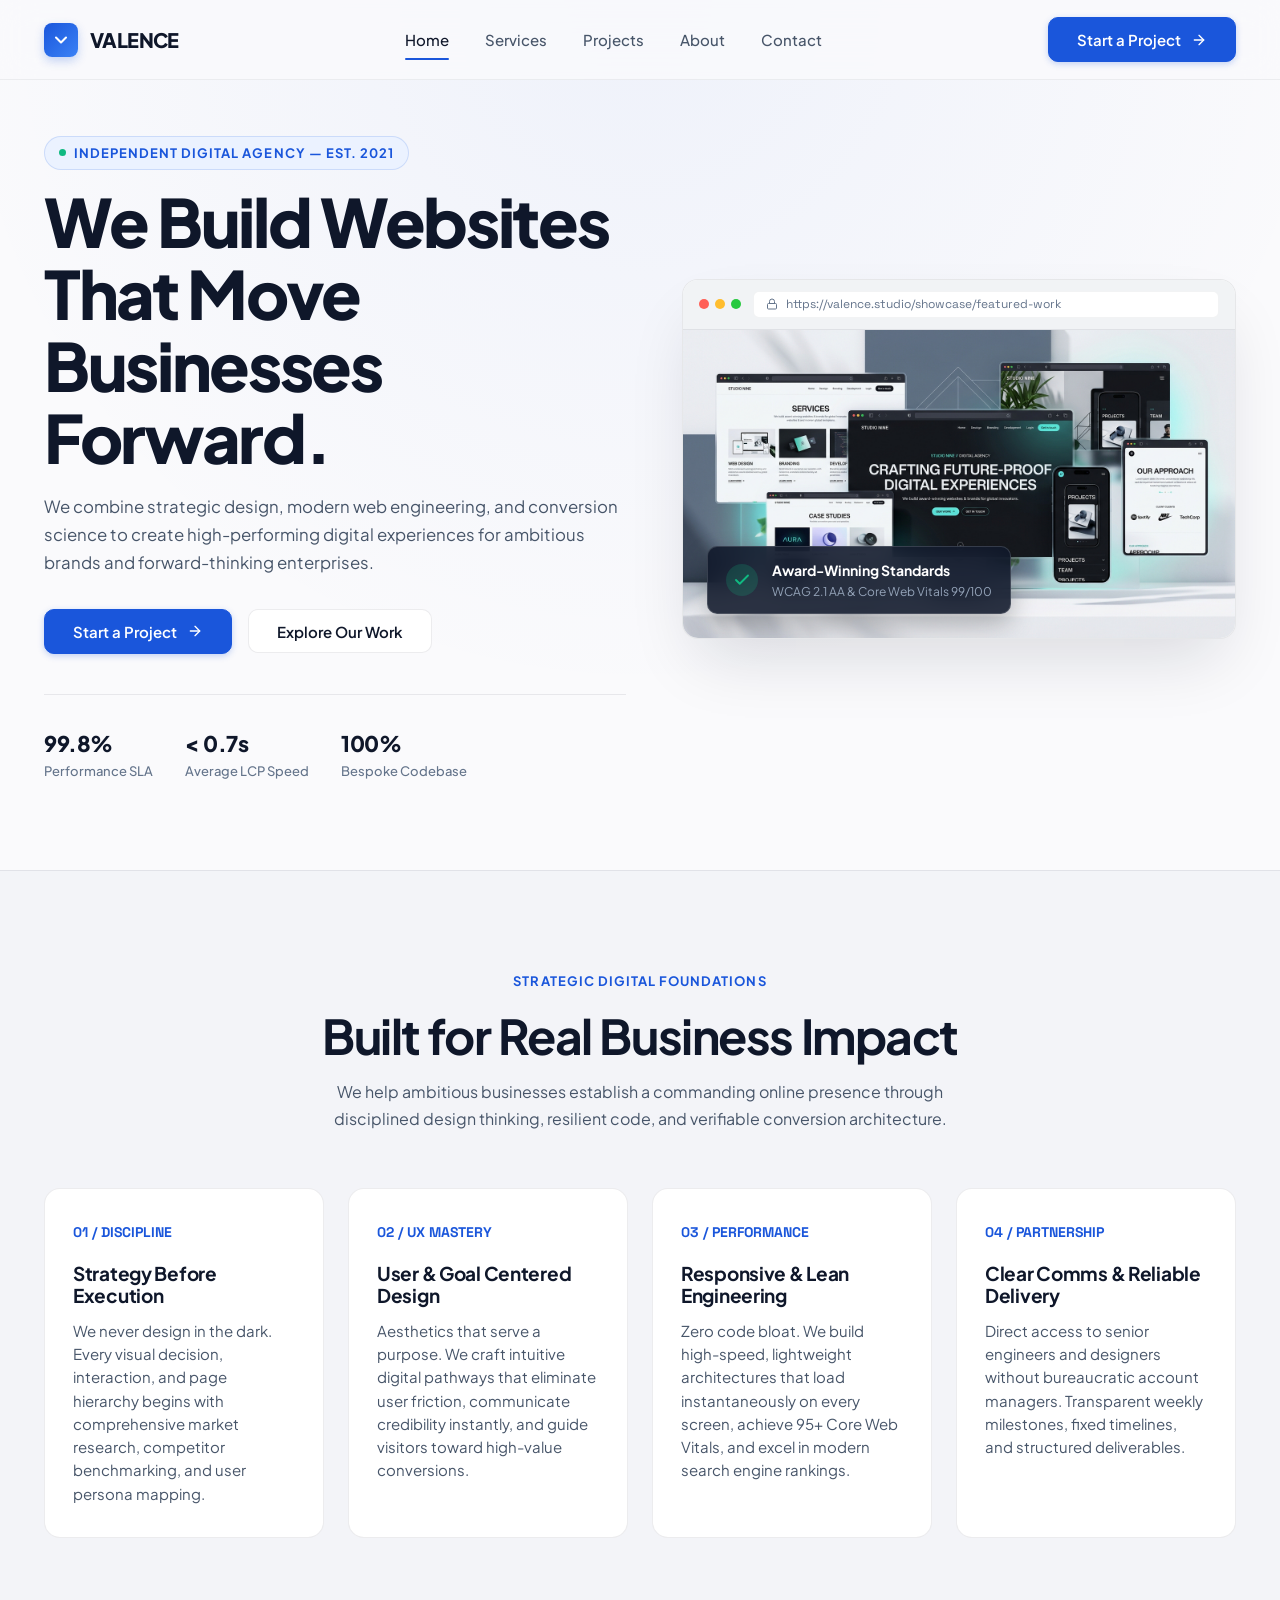
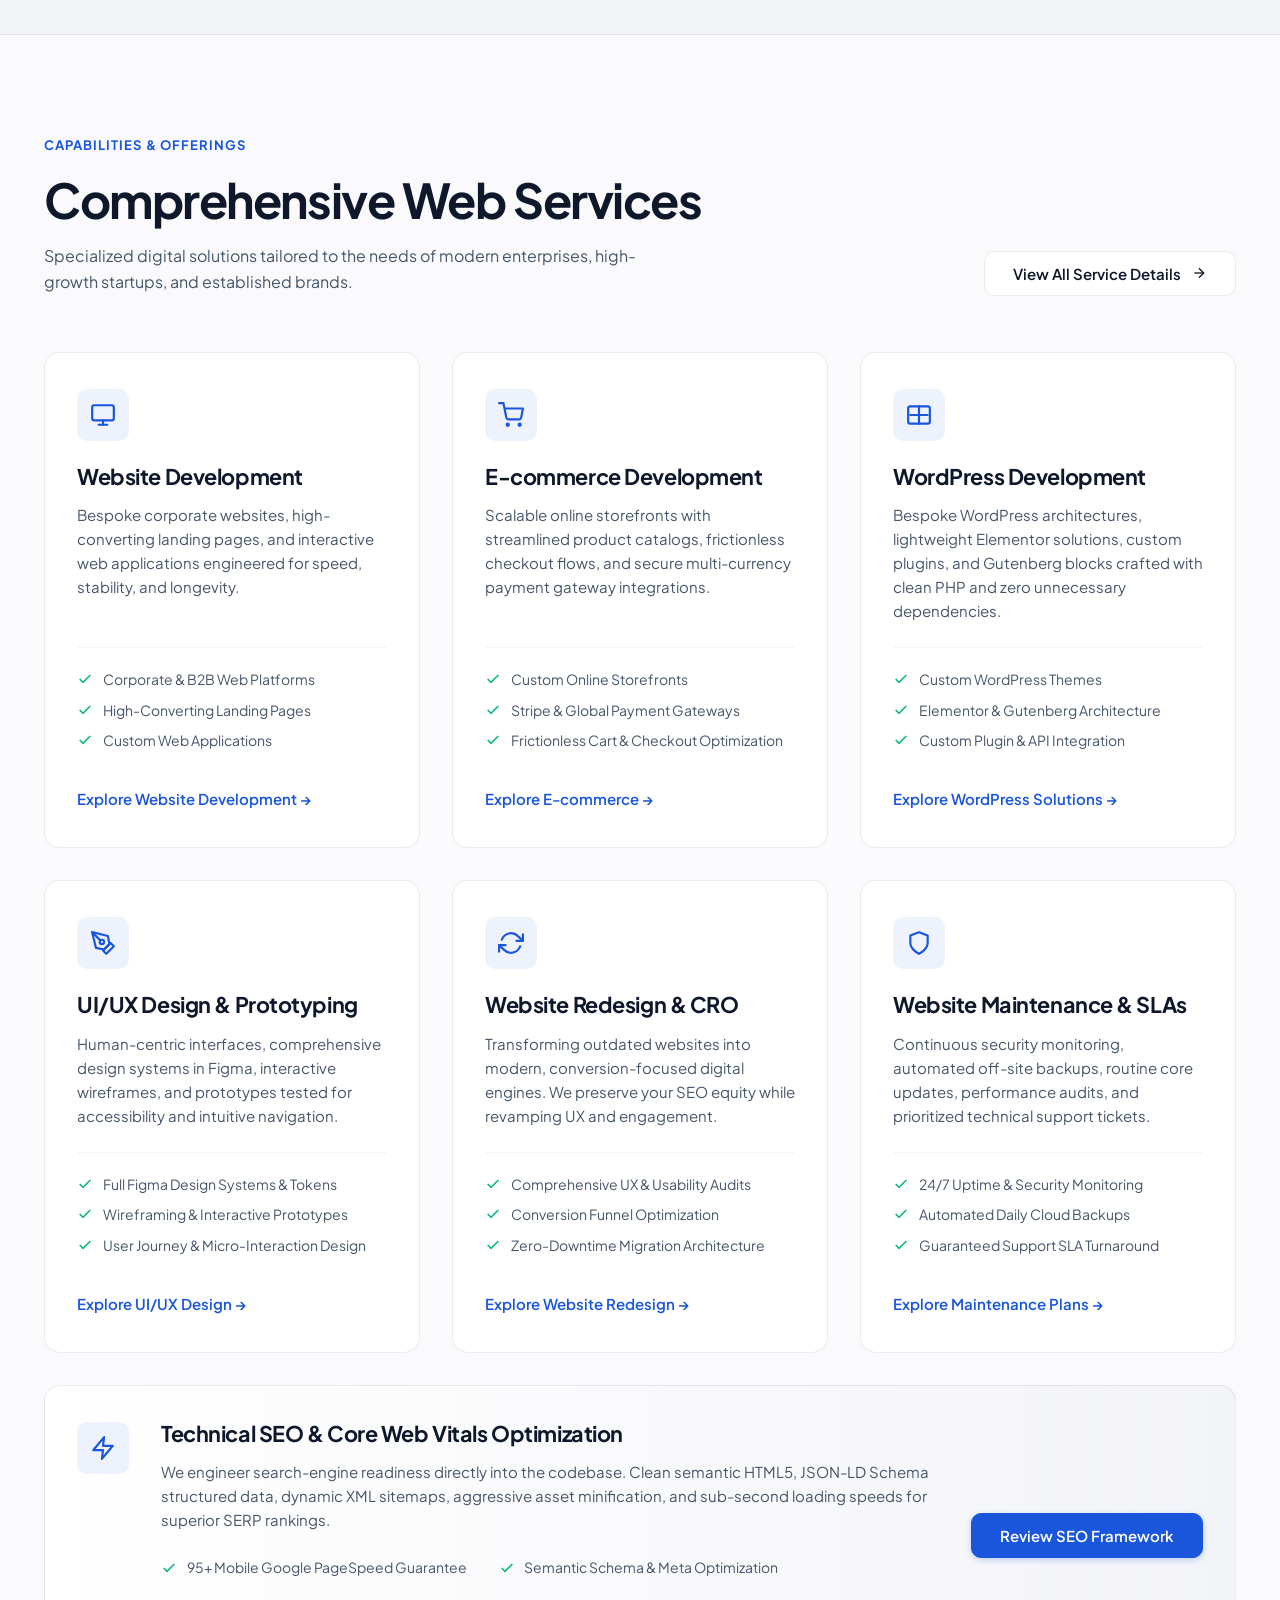
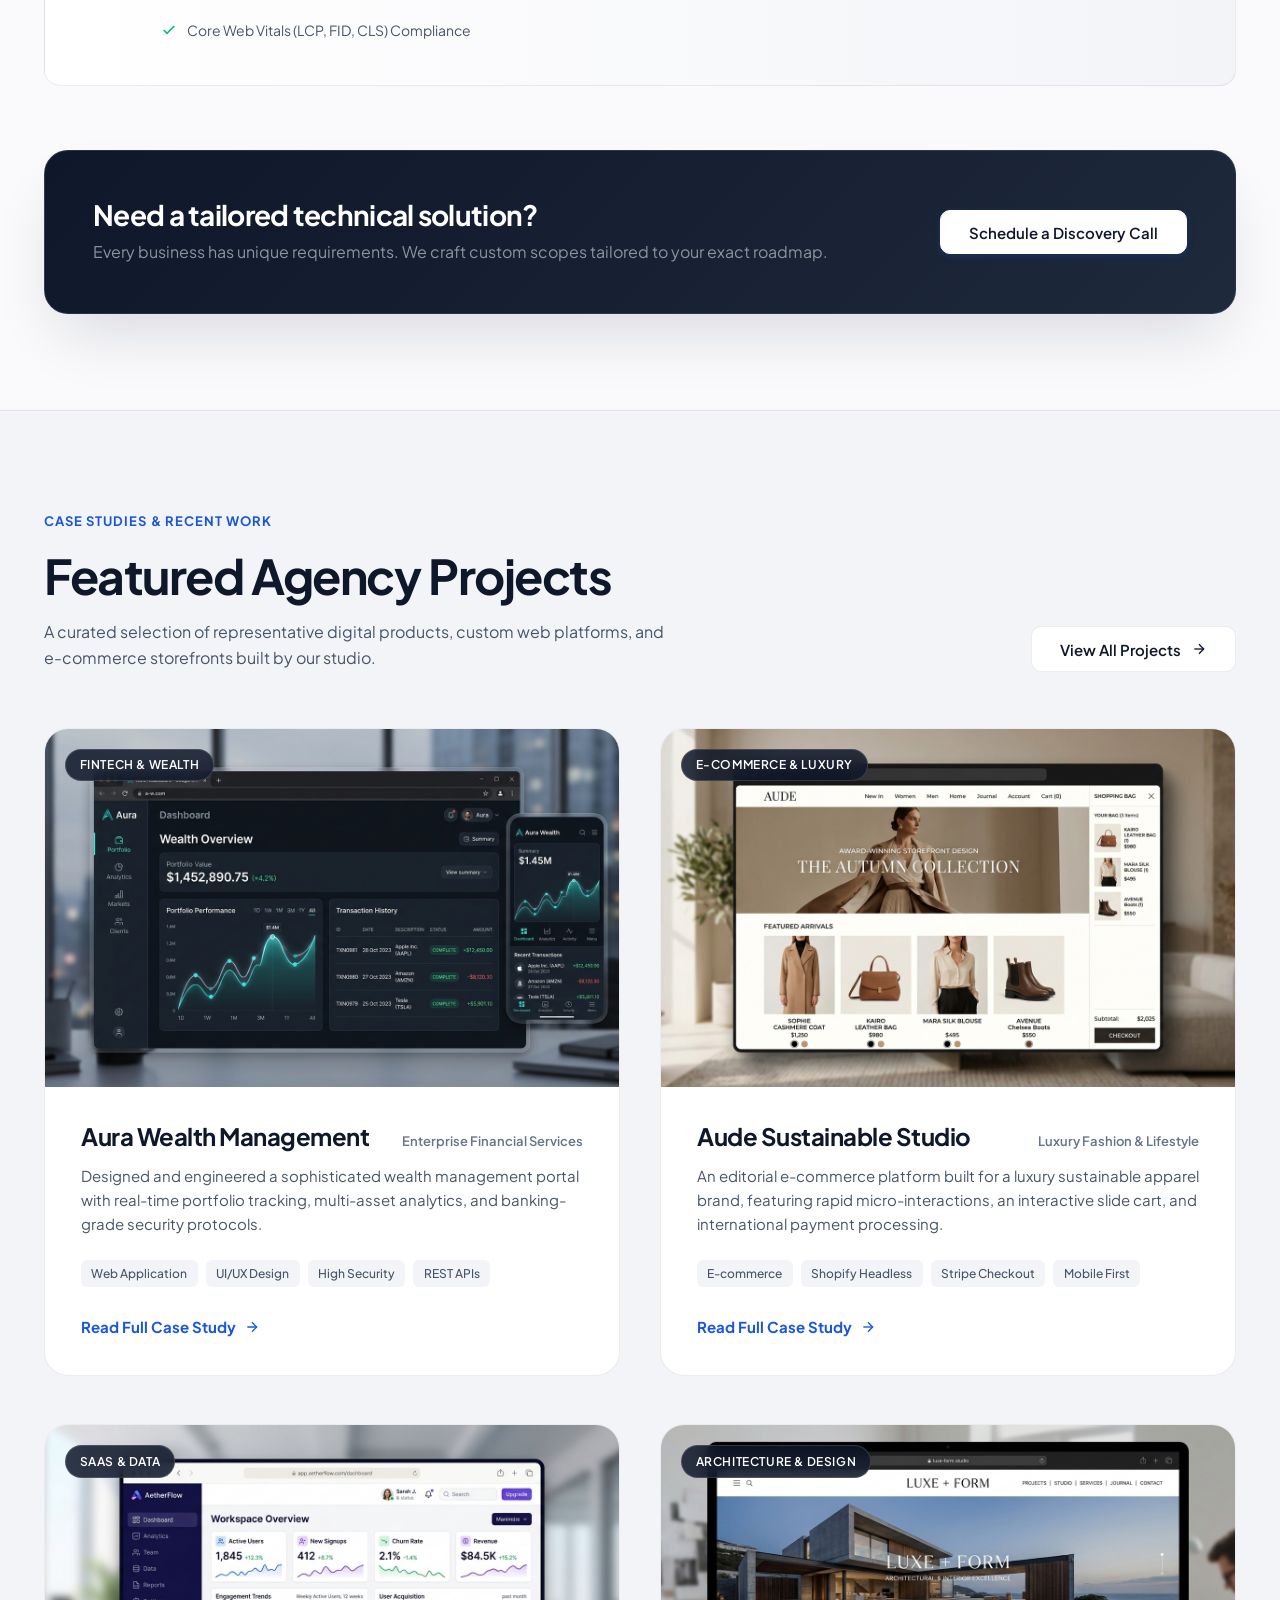
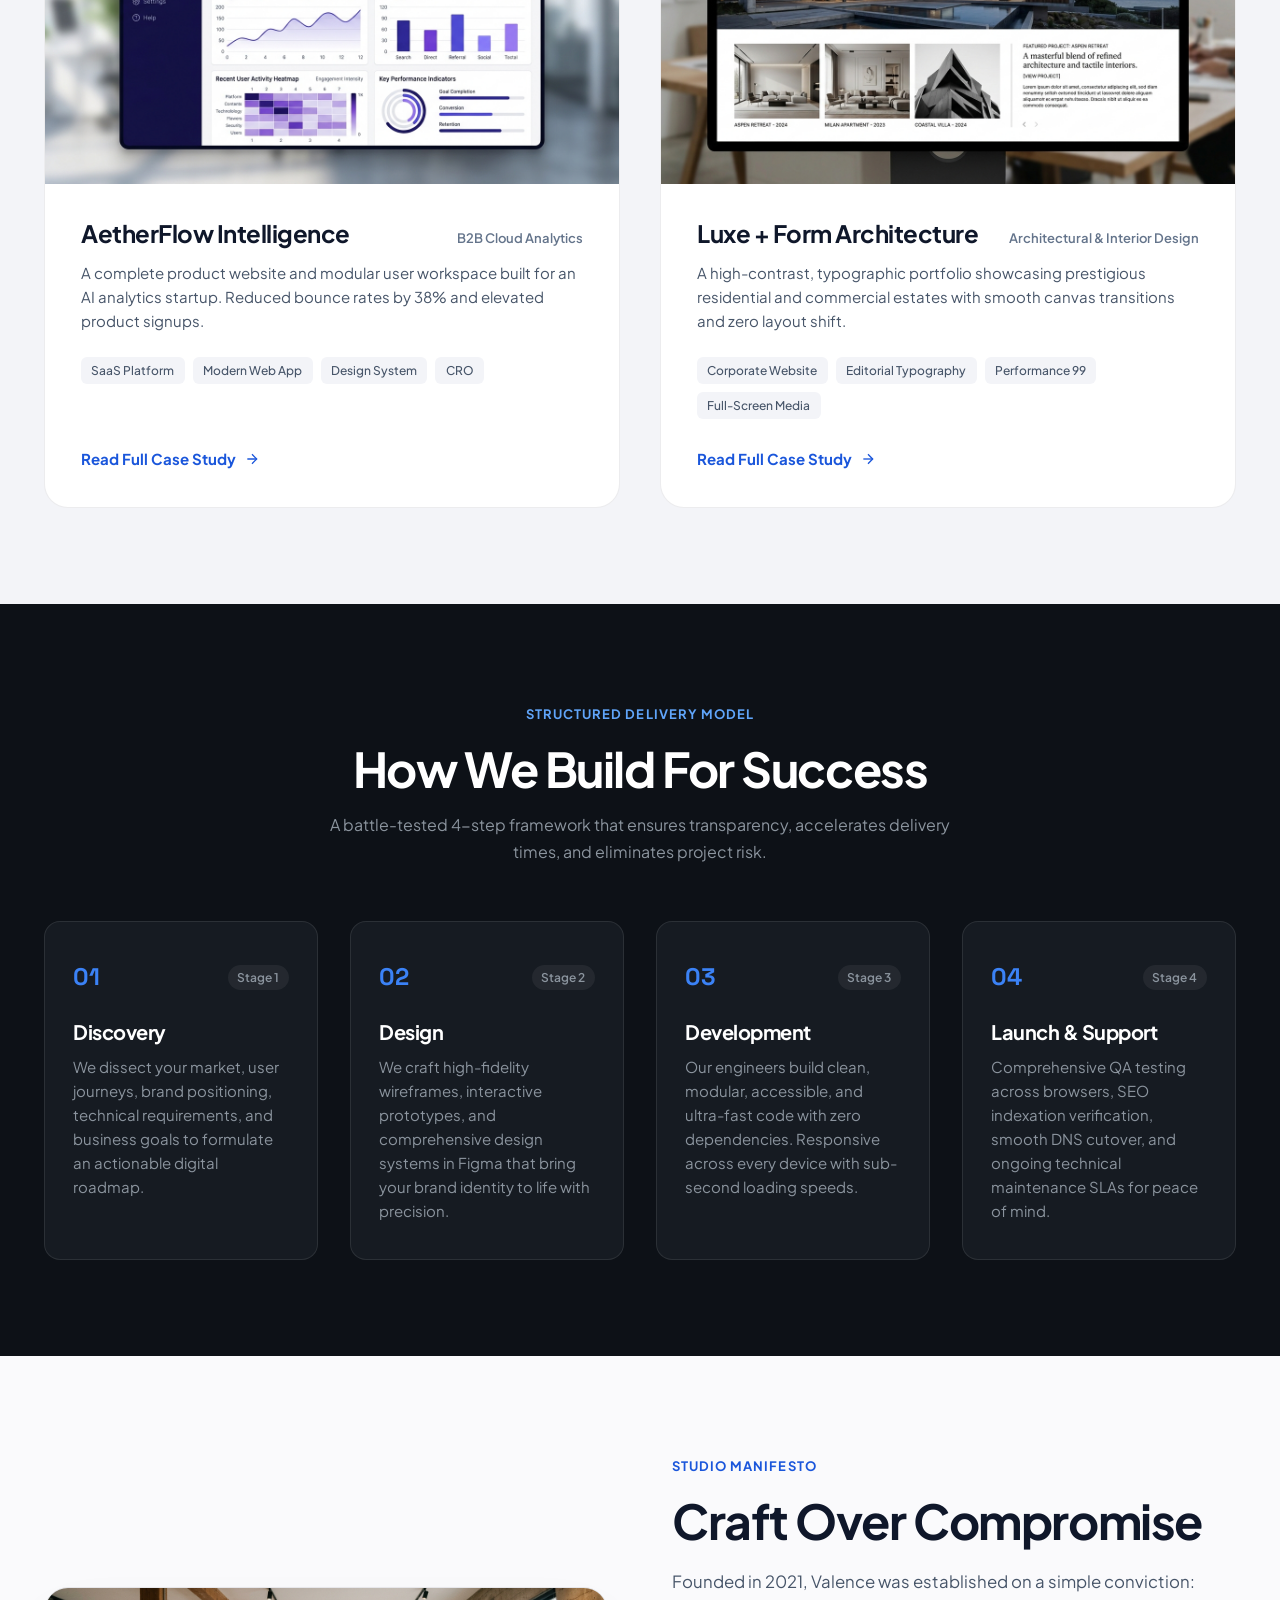
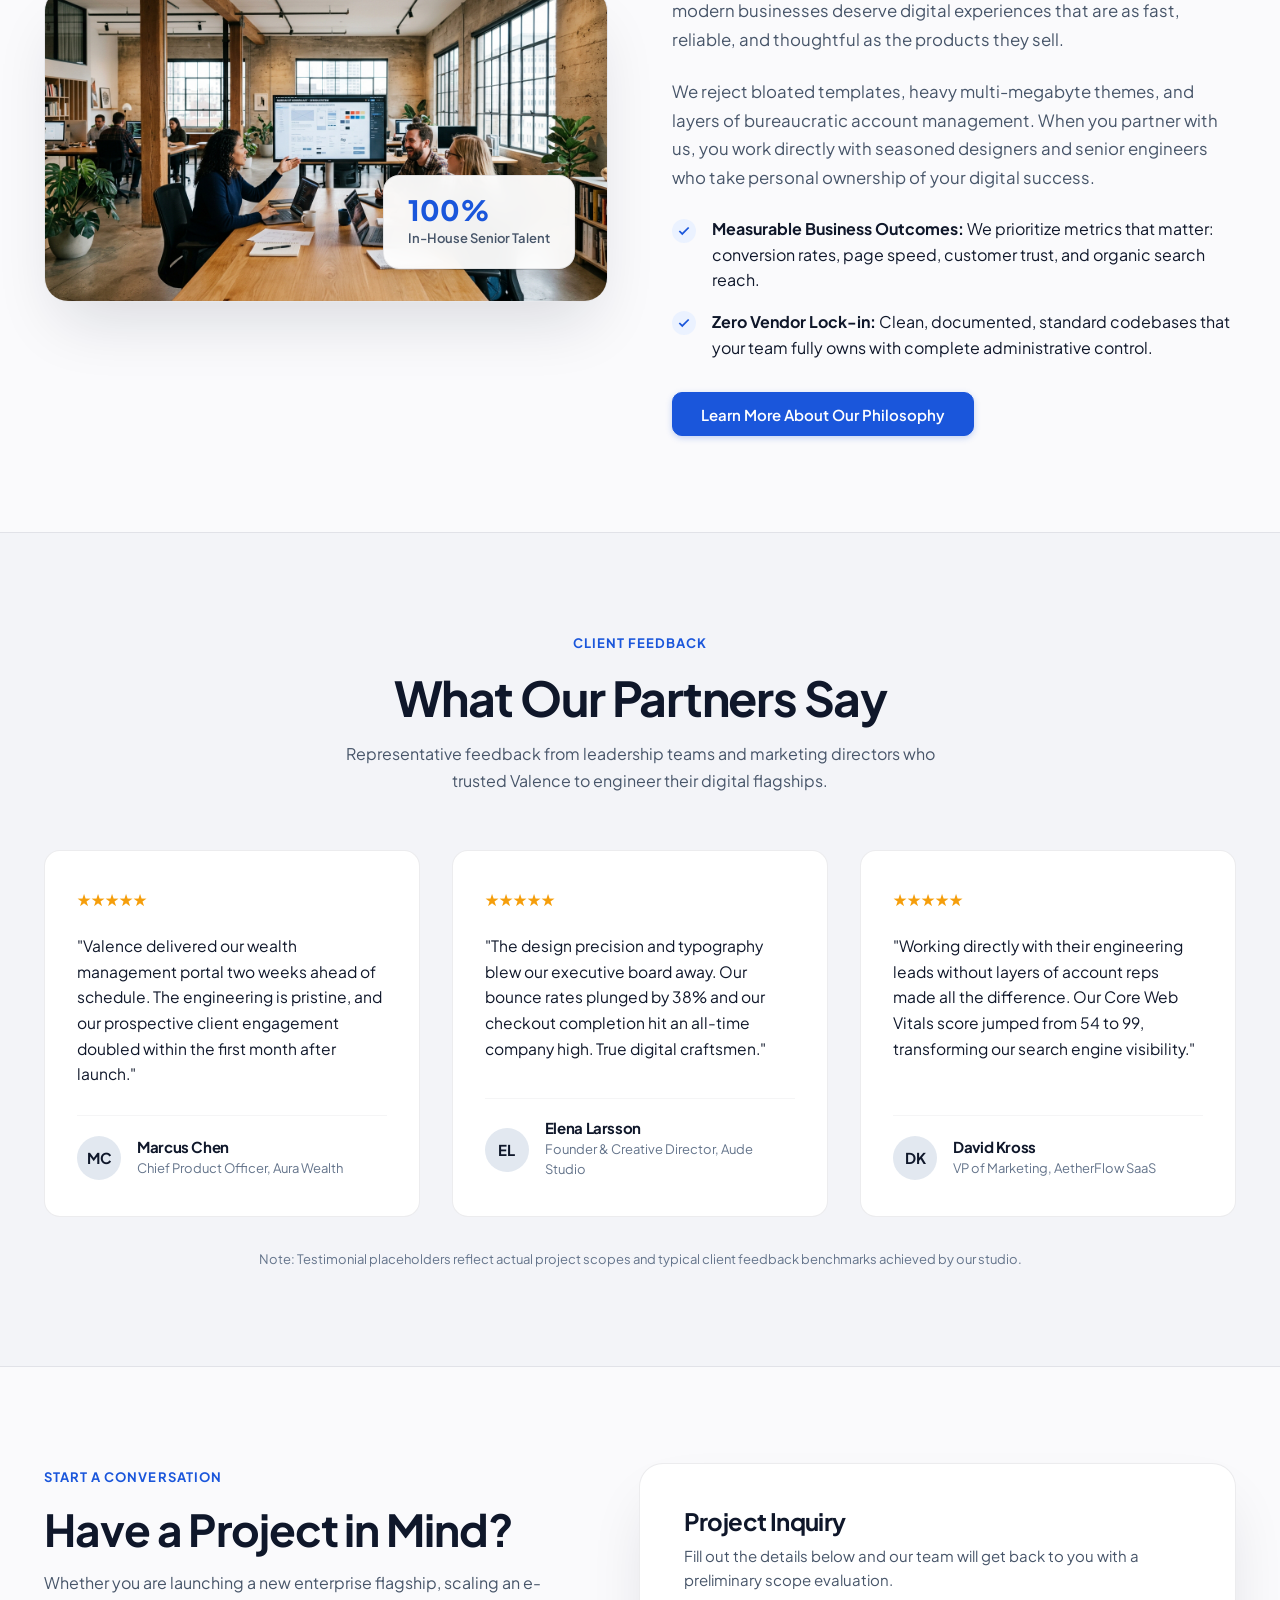
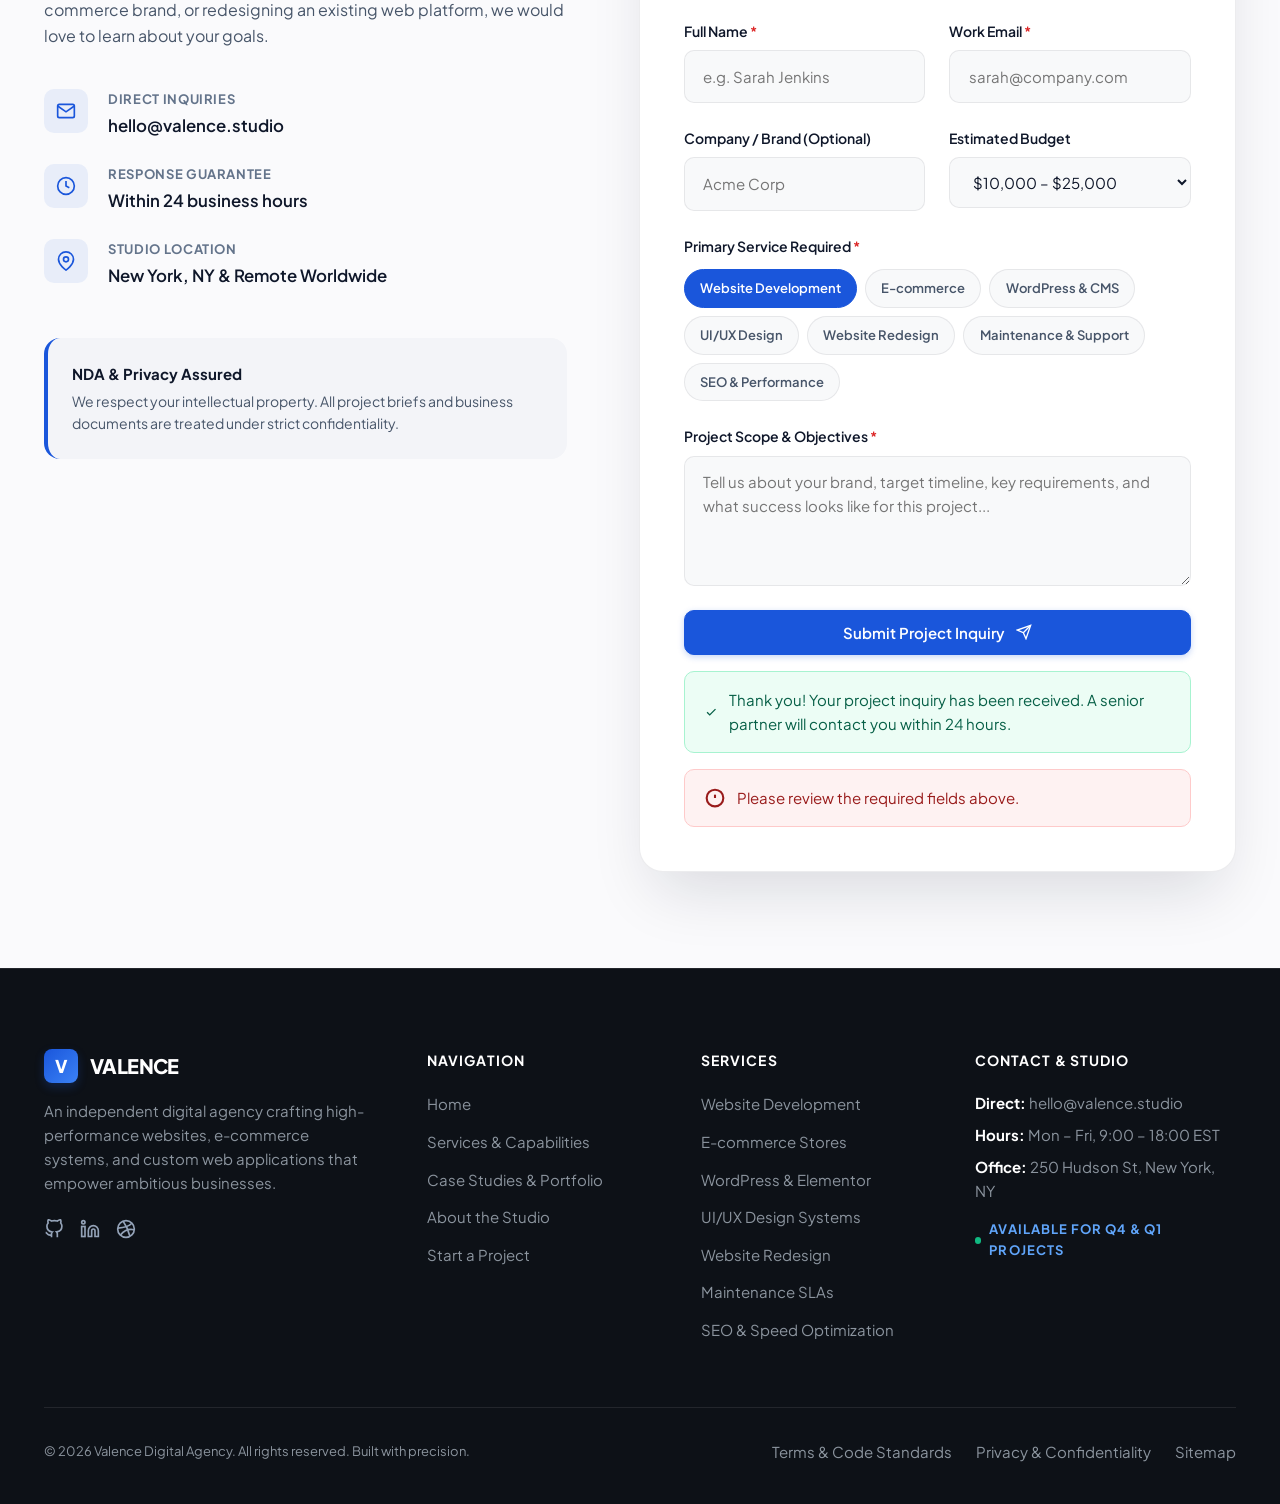
<file: index.html>
<!DOCTYPE html>
<html lang="en">
<head>
  <meta charset="UTF-8">
  <meta name="viewport" content="width=device-width, initial-scale=1.0">
  <title>VALENCE — Modern Web Design & Digital Engineering Agency</title>
  <meta name="description" content="Valence is an independent digital agency crafting bespoke websites, e-commerce storefronts, and web applications that move businesses forward.">
  
  <!-- Open Graph / Meta -->
  <meta property="og:type" content="website">
  <meta property="og:title" content="VALENCE — Modern Web Design & Digital Engineering Agency">
  <meta property="og:description" content="We combine strategic design, modern web engineering, and conversion science to craft award-worthy digital experiences.">
  <meta property="og:image" content="assets/images/hero-showcase.jpg">
  <meta name="theme-color" content="#1A56DB">

  <!-- Favicon -->
  <link rel="icon" href="data:image/svg+xml,<svg xmlns='http://www.w3.org/2000/svg' viewBox='0 0 32 32'><rect width='32' height='32' rx='8' fill='%231A56DB'/><path d='M9 10L16 23L23 10' stroke='white' stroke-width='3.5' stroke-linecap='round' stroke-linejoin='round'/></svg>">

  <!-- Core Stylesheet -->
  <link rel="stylesheet" href="assets/css/main.css">
</head>
<body>

  <!-- ==================== HEADER NAVIGATION ==================== -->
  <header class="site-header" id="site-header">
    <div class="container header-container">
      <a href="index.html" class="brand-logo" aria-label="Valence Studio Homepage">
        <span class="brand-mark">
          <svg width="20" height="20" viewBox="0 0 24 24" fill="none" stroke="currentColor" stroke-width="2.5" stroke-linecap="round" stroke-linejoin="round">
            <polyline points="6 9 12 15 18 9"></polyline>
          </svg>
        </span>
        <span>VALENCE</span>
      </a>

      <!-- Desktop Nav -->
      <nav class="nav-links" aria-label="Main Navigation">
        <a href="index.html" class="nav-link active">Home</a>
        <a href="services.html" class="nav-link">Services</a>
        <a href="projects.html" class="nav-link">Projects</a>
        <a href="about.html" class="nav-link">About</a>
        <a href="contact.html" class="nav-link">Contact</a>
      </nav>

      <!-- Header Action -->
      <div class="header-actions">
        <a href="contact.html" class="btn btn-primary" id="header-cta-btn">
          Start a Project
          <svg width="16" height="16" viewBox="0 0 24 24" fill="none" stroke="currentColor" stroke-width="2" stroke-linecap="round" stroke-linejoin="round">
            <line x1="5" y1="12" x2="19" y2="12"></line>
            <polyline points="12 5 19 12 12 19"></polyline>
          </svg>
        </a>

        <!-- Mobile Menu Trigger -->
        <button class="mobile-toggle" aria-label="Toggle Navigation Menu" aria-expanded="false" id="mobile-toggle-btn">
          <svg width="26" height="26" viewBox="0 0 24 24" fill="none" stroke="currentColor" stroke-width="2" stroke-linecap="round" stroke-linejoin="round">
            <line x1="3" y1="12" x2="21" y2="12"></line>
            <line x1="3" y1="6" x2="21" y2="6"></line>
            <line x1="3" y1="18" x2="21" y2="18"></line>
          </svg>
        </button>
      </div>
    </div>
  </header>

  <!-- Mobile Drawer -->
  <div class="mobile-drawer" id="mobile-drawer" role="dialog" aria-modal="true" aria-label="Mobile Navigation">
    <div class="mobile-content">
      <div class="mobile-header">
        <div class="brand-logo">
          <span class="brand-mark">V</span>
          <span>VALENCE</span>
        </div>
        <button class="mobile-close-btn" aria-label="Close Navigation" style="font-size: 1.5rem; color: var(--text-main); padding: 0.5rem;">
          <svg width="24" height="24" viewBox="0 0 24 24" fill="none" stroke="currentColor" stroke-width="2" stroke-linecap="round" stroke-linejoin="round">
            <line x1="18" y1="6" x2="6" y2="18"></line>
            <line x1="6" y1="6" x2="18" y2="18"></line>
          </svg>
        </button>
      </div>
      <nav class="mobile-nav-links">
        <a href="index.html" class="mobile-nav-link active">Home</a>
        <a href="services.html" class="mobile-nav-link">Services</a>
        <a href="projects.html" class="mobile-nav-link">Projects</a>
        <a href="about.html" class="mobile-nav-link">About</a>
        <a href="contact.html" class="mobile-nav-link">Contact</a>
      </nav>
      <div style="margin-top: auto;">
        <a href="contact.html" class="btn btn-primary" style="width: 100%;">
          Start a Project
        </a>
      </div>
    </div>
  </div>

  <main id="main-content">

    <!-- ==================== HERO SECTION ==================== -->
    <section class="hero" id="hero">
      <div class="container hero-grid">
        <div class="hero-content">
          <div class="eyebrow eyebrow-pill">
            <span class="pulse-dot"></span>
            <span>Independent Digital Agency — Est. 2021</span>
          </div>
          <h1 class="display-title hero-headline">
            We Build Websites That Move Businesses Forward.
          </h1>
          <p class="hero-desc">
            We combine strategic design, modern web engineering, and conversion science to create high-performing digital experiences for ambitious brands and forward-thinking enterprises.
          </p>
          <div class="hero-actions">
            <a href="contact.html" class="btn btn-primary" id="hero-primary-cta">
              Start a Project
              <svg width="16" height="16" viewBox="0 0 24 24" fill="none" stroke="currentColor" stroke-width="2" stroke-linecap="round" stroke-linejoin="round">
                <line x1="5" y1="12" x2="19" y2="12"></line>
                <polyline points="12 5 19 12 12 19"></polyline>
              </svg>
            </a>
            <a href="projects.html" class="btn btn-secondary" id="hero-secondary-cta">
              Explore Our Work
            </a>
          </div>

          <!-- Trust Indicators -->
          <div class="hero-trust">
            <div class="trust-item">
              <span class="trust-val">99.8%</span>
              <span class="trust-label">Performance SLA</span>
            </div>
            <div class="trust-item">
              <span class="trust-val">&lt; 0.7s</span>
              <span class="trust-label">Average LCP Speed</span>
            </div>
            <div class="trust-item">
              <span class="trust-val">100%</span>
              <span class="trust-label">Bespoke Codebase</span>
            </div>
          </div>
        </div>

        <!-- Hero Browser Mockup Composition -->
        <div class="hero-visual">
          <div class="browser-frame">
            <div class="browser-chrome">
              <div class="browser-dots">
                <span class="browser-dot dot-red"></span>
                <span class="browser-dot dot-yellow"></span>
                <span class="browser-dot dot-green"></span>
              </div>
              <div class="browser-url-bar">
                <svg width="12" height="12" viewBox="0 0 24 24" fill="none" stroke="currentColor" stroke-width="2">
                  <rect x="3" y="11" width="18" height="11" rx="2" ry="2"></rect>
                  <path d="M7 11V7a5 5 0 0 1 10 0v4"></path>
                </svg>
                <span>https://valence.studio/showcase/featured-work</span>
              </div>
            </div>
            <div class="browser-body">
              <img 
                src="assets/images/hero-showcase.jpg" 
                alt="Multi-device browser preview showcasing responsive websites created by Valence Digital Agency"
                class="browser-img"
                width="1200"
                height="675"
                loading="eager"
              >
              <div class="hero-badge-overlay">
                <div class="badge-icon">
                  <svg width="18" height="18" viewBox="0 0 24 24" fill="none" stroke="currentColor" stroke-width="2.5" stroke-linecap="round" stroke-linejoin="round">
                    <polyline points="20 6 9 17 4 12"></polyline>
                  </svg>
                </div>
                <div>
                  <div style="font-weight: 700; font-size: 0.875rem;">Award-Winning Standards</div>
                  <div style="font-size: 0.75rem; color: #94A3B8;">WCAG 2.1 AA & Core Web Vitals 99/100</div>
                </div>
              </div>
            </div>
          </div>
        </div>
      </div>
    </section>

    <!-- ==================== TRUST & VALUE PROPOSITIONS ==================== -->
    <section class="section" id="value-proposition" style="background-color: var(--bg-muted); border-top: 1px solid var(--border-color); border-bottom: 1px solid var(--border-color);">
      <div class="container">
        <div class="section-header text-center">
          <span class="eyebrow">Strategic Digital Foundations</span>
          <h2 class="section-title">Built for Real Business Impact</h2>
          <p class="section-subtitle">
            We help ambitious businesses establish a commanding online presence through disciplined design thinking, resilient code, and verifiable conversion architecture.
          </p>
        </div>

        <div class="trust-pillars-grid">
          <div class="pillar-card">
            <div class="pillar-number">01 / DISCIPLINE</div>
            <h3 class="pillar-title">Strategy Before Execution</h3>
            <p class="pillar-desc">
              We never design in the dark. Every visual decision, interaction, and page hierarchy begins with comprehensive market research, competitor benchmarking, and user persona mapping.
            </p>
          </div>

          <div class="pillar-card">
            <div class="pillar-number">02 / UX MASTERY</div>
            <h3 class="pillar-title">User & Goal Centered Design</h3>
            <p class="pillar-desc">
              Aesthetics that serve a purpose. We craft intuitive digital pathways that eliminate user friction, communicate credibility instantly, and guide visitors toward high-value conversions.
            </p>
          </div>

          <div class="pillar-card">
            <div class="pillar-number">03 / PERFORMANCE</div>
            <h3 class="pillar-title">Responsive & Lean Engineering</h3>
            <p class="pillar-desc">
              Zero code bloat. We build high-speed, lightweight architectures that load instantaneously on every screen, achieve 95+ Core Web Vitals, and excel in modern search engine rankings.
            </p>
          </div>

          <div class="pillar-card">
            <div class="pillar-number">04 / PARTNERSHIP</div>
            <h3 class="pillar-title">Clear Comms & Reliable Delivery</h3>
            <p class="pillar-desc">
              Direct access to senior engineers and designers without bureaucratic account managers. Transparent weekly milestones, fixed timelines, and structured deliverables.
            </p>
          </div>
        </div>
      </div>
    </section>

    <!-- ==================== AGENCY SERVICES SECTION ==================== -->
    <section class="section" id="services">
      <div class="container">
        <div class="flex-between section-header">
          <div>
            <span class="eyebrow">Capabilities & Offerings</span>
            <h2 class="section-title">Comprehensive Web Services</h2>
            <p class="section-subtitle">
              Specialized digital solutions tailored to the needs of modern enterprises, high-growth startups, and established brands.
            </p>
          </div>
          <a href="services.html" class="btn btn-secondary">
            View All Service Details
            <svg width="16" height="16" viewBox="0 0 24 24" fill="none" stroke="currentColor" stroke-width="2">
              <line x1="5" y1="12" x2="19" y2="12"></line>
              <polyline points="12 5 19 12 12 19"></polyline>
            </svg>
          </a>
        </div>

        <div class="services-grid">
          <!-- 1. Website Development -->
          <article class="service-card">
            <div class="service-icon-box">
              <svg width="26" height="26" viewBox="0 0 24 24" fill="none" stroke="currentColor" stroke-width="2" stroke-linecap="round" stroke-linejoin="round">
                <rect x="2" y="3" width="20" height="14" rx="2" ry="2"></rect>
                <line x1="8" y1="21" x2="16" y2="21"></line>
                <line x1="12" y1="17" x2="12" y2="21"></line>
              </svg>
            </div>
            <h3 class="service-card-title">Website Development</h3>
            <p class="service-card-desc">
              Bespoke corporate websites, high-converting landing pages, and interactive web applications engineered for speed, stability, and longevity.
            </p>
            <div class="service-deliverables">
              <div class="deliverable-item">
                <svg width="16" height="16" viewBox="0 0 24 24" fill="none" stroke="currentColor" stroke-width="2.5"><polyline points="20 6 9 17 4 12"></polyline></svg>
                <span>Corporate & B2B Web Platforms</span>
              </div>
              <div class="deliverable-item">
                <svg width="16" height="16" viewBox="0 0 24 24" fill="none" stroke="currentColor" stroke-width="2.5"><polyline points="20 6 9 17 4 12"></polyline></svg>
                <span>High-Converting Landing Pages</span>
              </div>
              <div class="deliverable-item">
                <svg width="16" height="16" viewBox="0 0 24 24" fill="none" stroke="currentColor" stroke-width="2.5"><polyline points="20 6 9 17 4 12"></polyline></svg>
                <span>Custom Web Applications</span>
              </div>
            </div>
            <a href="services.html#service-webdev" class="service-link">
              Explore Website Development &rarr;
            </a>
          </article>

          <!-- 2. E-commerce Development -->
          <article class="service-card">
            <div class="service-icon-box">
              <svg width="26" height="26" viewBox="0 0 24 24" fill="none" stroke="currentColor" stroke-width="2" stroke-linecap="round" stroke-linejoin="round">
                <circle cx="9" cy="21" r="1"></circle>
                <circle cx="20" cy="21" r="1"></circle>
                <path d="M1 1h4l2.68 13.39a2 2 0 0 0 2 1.61h9.72a2 2 0 0 0 2-1.61L23 6H6"></path>
              </svg>
            </div>
            <h3 class="service-card-title">E-commerce Development</h3>
            <p class="service-card-desc">
              Scalable online storefronts with streamlined product catalogs, frictionless checkout flows, and secure multi-currency payment gateway integrations.
            </p>
            <div class="service-deliverables">
              <div class="deliverable-item">
                <svg width="16" height="16" viewBox="0 0 24 24" fill="none" stroke="currentColor" stroke-width="2.5"><polyline points="20 6 9 17 4 12"></polyline></svg>
                <span>Custom Online Storefronts</span>
              </div>
              <div class="deliverable-item">
                <svg width="16" height="16" viewBox="0 0 24 24" fill="none" stroke="currentColor" stroke-width="2.5"><polyline points="20 6 9 17 4 12"></polyline></svg>
                <span>Stripe & Global Payment Gateways</span>
              </div>
              <div class="deliverable-item">
                <svg width="16" height="16" viewBox="0 0 24 24" fill="none" stroke="currentColor" stroke-width="2.5"><polyline points="20 6 9 17 4 12"></polyline></svg>
                <span>Frictionless Cart & Checkout Optimization</span>
              </div>
            </div>
            <a href="services.html#service-ecommerce" class="service-link">
              Explore E-commerce &rarr;
            </a>
          </article>

          <!-- 3. WordPress Development -->
          <article class="service-card">
            <div class="service-icon-box">
              <svg width="26" height="26" viewBox="0 0 24 24" fill="none" stroke="currentColor" stroke-width="2" stroke-linecap="round" stroke-linejoin="round">
                <path d="M4 4h16c1.1 0 2 .9 2 2v12c0 1.1-.9 2-2 2H4c-1.1 0-2-.9-2-2V6c0-1.1.9-2 2-2z"></path>
                <line x1="12" y1="4" x2="12" y2="20"></line>
                <line x1="4" y1="12" x2="20" y2="12"></line>
              </svg>
            </div>
            <h3 class="service-card-title">WordPress Development</h3>
            <p class="service-card-desc">
              Bespoke WordPress architectures, lightweight Elementor solutions, custom plugins, and Gutenberg blocks crafted with clean PHP and zero unnecessary dependencies.
            </p>
            <div class="service-deliverables">
              <div class="deliverable-item">
                <svg width="16" height="16" viewBox="0 0 24 24" fill="none" stroke="currentColor" stroke-width="2.5"><polyline points="20 6 9 17 4 12"></polyline></svg>
                <span>Custom WordPress Themes</span>
              </div>
              <div class="deliverable-item">
                <svg width="16" height="16" viewBox="0 0 24 24" fill="none" stroke="currentColor" stroke-width="2.5"><polyline points="20 6 9 17 4 12"></polyline></svg>
                <span>Elementor & Gutenberg Architecture</span>
              </div>
              <div class="deliverable-item">
                <svg width="16" height="16" viewBox="0 0 24 24" fill="none" stroke="currentColor" stroke-width="2.5"><polyline points="20 6 9 17 4 12"></polyline></svg>
                <span>Custom Plugin & API Integration</span>
              </div>
            </div>
            <a href="services.html#service-wordpress" class="service-link">
              Explore WordPress Solutions &rarr;
            </a>
          </article>

          <!-- 4. UI/UX Design -->
          <article class="service-card">
            <div class="service-icon-box">
              <svg width="26" height="26" viewBox="0 0 24 24" fill="none" stroke="currentColor" stroke-width="2" stroke-linecap="round" stroke-linejoin="round">
                <path d="M12 19l7-7 3 3-7 7-3-3z"></path>
                <path d="M18 13l-1.5-7.5L2 2l3.5 14.5L13 18l5-5z"></path>
                <path d="M2 2l7.586 7.586"></path>
                <circle cx="11" cy="11" r="2"></circle>
              </svg>
            </div>
            <h3 class="service-card-title">UI/UX Design & Prototyping</h3>
            <p class="service-card-desc">
              Human-centric interfaces, comprehensive design systems in Figma, interactive wireframes, and prototypes tested for accessibility and intuitive navigation.
            </p>
            <div class="service-deliverables">
              <div class="deliverable-item">
                <svg width="16" height="16" viewBox="0 0 24 24" fill="none" stroke="currentColor" stroke-width="2.5"><polyline points="20 6 9 17 4 12"></polyline></svg>
                <span>Full Figma Design Systems & Tokens</span>
              </div>
              <div class="deliverable-item">
                <svg width="16" height="16" viewBox="0 0 24 24" fill="none" stroke="currentColor" stroke-width="2.5"><polyline points="20 6 9 17 4 12"></polyline></svg>
                <span>Wireframing & Interactive Prototypes</span>
              </div>
              <div class="deliverable-item">
                <svg width="16" height="16" viewBox="0 0 24 24" fill="none" stroke="currentColor" stroke-width="2.5"><polyline points="20 6 9 17 4 12"></polyline></svg>
                <span>User Journey & Micro-Interaction Design</span>
              </div>
            </div>
            <a href="services.html#service-uiux" class="service-link">
              Explore UI/UX Design &rarr;
            </a>
          </article>

          <!-- 5. Website Redesign -->
          <article class="service-card">
            <div class="service-icon-box">
              <svg width="26" height="26" viewBox="0 0 24 24" fill="none" stroke="currentColor" stroke-width="2" stroke-linecap="round" stroke-linejoin="round">
                <polyline points="23 4 23 10 17 10"></polyline>
                <polyline points="1 20 1 14 7 14"></polyline>
                <path d="M3.51 9a9 9 0 0 1 14.85-3.36L23 10M1 14l4.64 4.36A9 9 0 0 0 20.49 15"></path>
              </svg>
            </div>
            <h3 class="service-card-title">Website Redesign & CRO</h3>
            <p class="service-card-desc">
              Transforming outdated websites into modern, conversion-focused digital engines. We preserve your SEO equity while revamping UX and engagement.
            </p>
            <div class="service-deliverables">
              <div class="deliverable-item">
                <svg width="16" height="16" viewBox="0 0 24 24" fill="none" stroke="currentColor" stroke-width="2.5"><polyline points="20 6 9 17 4 12"></polyline></svg>
                <span>Comprehensive UX & Usability Audits</span>
              </div>
              <div class="deliverable-item">
                <svg width="16" height="16" viewBox="0 0 24 24" fill="none" stroke="currentColor" stroke-width="2.5"><polyline points="20 6 9 17 4 12"></polyline></svg>
                <span>Conversion Funnel Optimization</span>
              </div>
              <div class="deliverable-item">
                <svg width="16" height="16" viewBox="0 0 24 24" fill="none" stroke="currentColor" stroke-width="2.5"><polyline points="20 6 9 17 4 12"></polyline></svg>
                <span>Zero-Downtime Migration Architecture</span>
              </div>
            </div>
            <a href="services.html#service-redesign" class="service-link">
              Explore Website Redesign &rarr;
            </a>
          </article>

          <!-- 6. Website Maintenance -->
          <article class="service-card">
            <div class="service-icon-box">
              <svg width="26" height="26" viewBox="0 0 24 24" fill="none" stroke="currentColor" stroke-width="2" stroke-linecap="round" stroke-linejoin="round">
                <path d="M12 22s8-4 8-10V5l-8-3-8 3v7c0 6 8 10 8 10z"></path>
              </svg>
            </div>
            <h3 class="service-card-title">Website Maintenance & SLAs</h3>
            <p class="service-card-desc">
              Continuous security monitoring, automated off-site backups, routine core updates, performance audits, and prioritized technical support tickets.
            </p>
            <div class="service-deliverables">
              <div class="deliverable-item">
                <svg width="16" height="16" viewBox="0 0 24 24" fill="none" stroke="currentColor" stroke-width="2.5"><polyline points="20 6 9 17 4 12"></polyline></svg>
                <span>24/7 Uptime & Security Monitoring</span>
              </div>
              <div class="deliverable-item">
                <svg width="16" height="16" viewBox="0 0 24 24" fill="none" stroke="currentColor" stroke-width="2.5"><polyline points="20 6 9 17 4 12"></polyline></svg>
                <span>Automated Daily Cloud Backups</span>
              </div>
              <div class="deliverable-item">
                <svg width="16" height="16" viewBox="0 0 24 24" fill="none" stroke="currentColor" stroke-width="2.5"><polyline points="20 6 9 17 4 12"></polyline></svg>
                <span>Guaranteed Support SLA Turnaround</span>
              </div>
            </div>
            <a href="services.html#service-maintenance" class="service-link">
              Explore Maintenance Plans &rarr;
            </a>
          </article>

          <!-- 7. SEO & Performance (Full width span on 3-col grid or prominent highlight) -->
          <article class="service-card" style="grid-column: 1 / -1; background: linear-gradient(to right, #FFFFFF, var(--bg-muted));">
            <div style="display: flex; align-items: flex-start; gap: 2rem; flex-wrap: wrap;">
              <div class="service-icon-box" style="margin-bottom: 0;">
                <svg width="26" height="26" viewBox="0 0 24 24" fill="none" stroke="currentColor" stroke-width="2" stroke-linecap="round" stroke-linejoin="round">
                  <polygon points="13 2 3 14 12 14 11 22 21 10 12 10 13 2"></polygon>
                </svg>
              </div>
              <div style="flex: 1; min-width: 280px;">
                <h3 class="service-card-title">Technical SEO & Core Web Vitals Optimization</h3>
                <p class="service-card-desc">
                  We engineer search-engine readiness directly into the codebase. Clean semantic HTML5, JSON-LD Schema structured data, dynamic XML sitemaps, aggressive asset minification, and sub-second loading speeds for superior SERP rankings.
                </p>
                <div style="display: flex; gap: 2rem; flex-wrap: wrap;">
                  <span class="deliverable-item"><svg width="16" height="16" viewBox="0 0 24 24" fill="none" stroke="currentColor" stroke-width="2.5"><polyline points="20 6 9 17 4 12"></polyline></svg> 95+ Mobile Google PageSpeed Guarantee</span>
                  <span class="deliverable-item"><svg width="16" height="16" viewBox="0 0 24 24" fill="none" stroke="currentColor" stroke-width="2.5"><polyline points="20 6 9 17 4 12"></polyline></svg> Semantic Schema & Meta Optimization</span>
                  <span class="deliverable-item"><svg width="16" height="16" viewBox="0 0 24 24" fill="none" stroke="currentColor" stroke-width="2.5"><polyline points="20 6 9 17 4 12"></polyline></svg> Core Web Vitals (LCP, FID, CLS) Compliance</span>
                </div>
              </div>
              <div style="align-self: center;">
                <a href="services.html#service-seo" class="btn btn-primary">
                  Review SEO Framework
                </a>
              </div>
            </div>
          </article>
        </div>

        <!-- Section CTA banner -->
        <div class="services-cta-banner">
          <div class="services-cta-content">
            <h3>Need a tailored technical solution?</h3>
            <p>Every business has unique requirements. We craft custom scopes tailored to your exact roadmap.</p>
          </div>
          <a href="contact.html" class="btn btn-primary" style="background: #fff; color: var(--text-main); border-color: #fff;">
            Schedule a Discovery Call
          </a>
        </div>
      </div>
    </section>

    <!-- ==================== FEATURED PROJECTS / PORTFOLIO ==================== -->
    <section class="section" id="featured-projects" style="background-color: var(--bg-muted); border-top: 1px solid var(--border-color);">
      <div class="container">
        <div class="flex-between section-header">
          <div>
            <span class="eyebrow">Case Studies & Recent Work</span>
            <h2 class="section-title">Featured Agency Projects</h2>
            <p class="section-subtitle">
              A curated selection of representative digital products, custom web platforms, and e-commerce storefronts built by our studio.
            </p>
          </div>
          <a href="projects.html" class="btn btn-secondary">
            View All Projects
            <svg width="16" height="16" viewBox="0 0 24 24" fill="none" stroke="currentColor" stroke-width="2">
              <line x1="5" y1="12" x2="19" y2="12"></line>
              <polyline points="12 5 19 12 12 19"></polyline>
            </svg>
          </a>
        </div>

        <div class="portfolio-grid">
          <!-- Project 1: Aura Wealth Management -->
          <article class="project-card">
            <div class="project-media-wrap">
              <span class="project-meta-pill">Fintech & Wealth</span>
              <img 
                src="assets/images/project-fintech.jpg" 
                alt="Aura Wealth Management Web Application Dashboard Mockup"
                class="project-img"
                width="800"
                height="500"
                loading="lazy"
              >
            </div>
            <div class="project-content">
              <div class="project-header-row">
                <h3 class="project-title">Aura Wealth Management</h3>
                <span class="project-industry">Enterprise Financial Services</span>
              </div>
              <p class="project-desc">
                Designed and engineered a sophisticated wealth management portal with real-time portfolio tracking, multi-asset analytics, and banking-grade security protocols.
              </p>
              <div class="project-tags">
                <span class="project-tag">Web Application</span>
                <span class="project-tag">UI/UX Design</span>
                <span class="project-tag">High Security</span>
                <span class="project-tag">REST APIs</span>
              </div>
              <a href="case-study-fintech.html" class="project-link">
                Read Full Case Study
                <svg width="16" height="16" viewBox="0 0 24 24" fill="none" stroke="currentColor" stroke-width="2">
                  <line x1="5" y1="12" x2="19" y2="12"></line>
                  <polyline points="12 5 19 12 12 19"></polyline>
                </svg>
              </a>
            </div>
          </article>

          <!-- Project 2: Aude Studio Luxury Fashion -->
          <article class="project-card">
            <div class="project-media-wrap">
              <span class="project-meta-pill">E-commerce & Luxury</span>
              <img 
                src="assets/images/project-ecommerce.jpg" 
                alt="Aude Studio Luxury Fashion Online Storefront Mockup"
                class="project-img"
                width="800"
                height="500"
                loading="lazy"
              >
            </div>
            <div class="project-content">
              <div class="project-header-row">
                <h3 class="project-title">Aude Sustainable Studio</h3>
                <span class="project-industry">Luxury Fashion & Lifestyle</span>
              </div>
              <p class="project-desc">
                An editorial e-commerce platform built for a luxury sustainable apparel brand, featuring rapid micro-interactions, an interactive slide cart, and international payment processing.
              </p>
              <div class="project-tags">
                <span class="project-tag">E-commerce</span>
                <span class="project-tag">Shopify Headless</span>
                <span class="project-tag">Stripe Checkout</span>
                <span class="project-tag">Mobile First</span>
              </div>
              <a href="case-study-ecommerce.html" class="project-link">
                Read Full Case Study
                <svg width="16" height="16" viewBox="0 0 24 24" fill="none" stroke="currentColor" stroke-width="2">
                  <line x1="5" y1="12" x2="19" y2="12"></line>
                  <polyline points="12 5 19 12 12 19"></polyline>
                </svg>
              </a>
            </div>
          </article>

          <!-- Project 3: AetherFlow Analytics -->
          <article class="project-card">
            <div class="project-media-wrap">
              <span class="project-meta-pill">SaaS & Data</span>
              <img 
                src="assets/images/project-saas.jpg" 
                alt="AetherFlow Analytics B2B SaaS Dashboard Mockup"
                class="project-img"
                width="800"
                height="500"
                loading="lazy"
              >
            </div>
            <div class="project-content">
              <div class="project-header-row">
                <h3 class="project-title">AetherFlow Intelligence</h3>
                <span class="project-industry">B2B Cloud Analytics</span>
              </div>
              <p class="project-desc">
                A complete product website and modular user workspace built for an AI analytics startup. Reduced bounce rates by 38% and elevated product signups.
              </p>
              <div class="project-tags">
                <span class="project-tag">SaaS Platform</span>
                <span class="project-tag">Modern Web App</span>
                <span class="project-tag">Design System</span>
                <span class="project-tag">CRO</span>
              </div>
              <a href="case-study-saas.html" class="project-link">
                Read Full Case Study
                <svg width="16" height="16" viewBox="0 0 24 24" fill="none" stroke="currentColor" stroke-width="2">
                  <line x1="5" y1="12" x2="19" y2="12"></line>
                  <polyline points="12 5 19 12 12 19"></polyline>
                </svg>
              </a>
            </div>
          </article>

          <!-- Project 4: Luxe + Form Architecture -->
          <article class="project-card">
            <div class="project-media-wrap">
              <span class="project-meta-pill">Architecture & Design</span>
              <img 
                src="assets/images/project-architect.jpg" 
                alt="Luxe and Form Architectural Studio Portfolio Mockup"
                class="project-img"
                width="800"
                height="500"
                loading="lazy"
              >
            </div>
            <div class="project-content">
              <div class="project-header-row">
                <h3 class="project-title">Luxe + Form Architecture</h3>
                <span class="project-industry">Architectural & Interior Design</span>
              </div>
              <p class="project-desc">
                A high-contrast, typographic portfolio showcasing prestigious residential and commercial estates with smooth canvas transitions and zero layout shift.
              </p>
              <div class="project-tags">
                <span class="project-tag">Corporate Website</span>
                <span class="project-tag">Editorial Typography</span>
                <span class="project-tag">Performance 99</span>
                <span class="project-tag">Full-Screen Media</span>
              </div>
              <a href="case-study-architect.html" class="project-link">
                Read Full Case Study
                <svg width="16" height="16" viewBox="0 0 24 24" fill="none" stroke="currentColor" stroke-width="2">
                  <line x1="5" y1="12" x2="19" y2="12"></line>
                  <polyline points="12 5 19 12 12 19"></polyline>
                </svg>
              </a>
            </div>
          </article>
        </div>
      </div>
    </section>

    <!-- ==================== OUR 4-STEP PROCESS ==================== -->
    <section class="section section-dark" id="process">
      <div class="container">
        <div class="section-header text-center">
          <span class="eyebrow eyebrow-dark">Structured Delivery Model</span>
          <h2 class="section-title">How We Build For Success</h2>
          <p class="section-subtitle">
            A battle-tested 4-step framework that ensures transparency, accelerates delivery times, and eliminates project risk.
          </p>
        </div>

        <div class="process-steps-grid">
          <div class="process-step-card">
            <div class="step-header">
              <span class="step-num">01</span>
              <span class="step-badge">Stage 1</span>
            </div>
            <h3 class="step-title">Discovery</h3>
            <p class="step-desc">
              We dissect your market, user journeys, brand positioning, technical requirements, and business goals to formulate an actionable digital roadmap.
            </p>
          </div>

          <div class="process-step-card">
            <div class="step-header">
              <span class="step-num">02</span>
              <span class="step-badge">Stage 2</span>
            </div>
            <h3 class="step-title">Design</h3>
            <p class="step-desc">
              We craft high-fidelity wireframes, interactive prototypes, and comprehensive design systems in Figma that bring your brand identity to life with precision.
            </p>
          </div>

          <div class="process-step-card">
            <div class="step-header">
              <span class="step-num">03</span>
              <span class="step-badge">Stage 3</span>
            </div>
            <h3 class="step-title">Development</h3>
            <p class="step-desc">
              Our engineers build clean, modular, accessible, and ultra-fast code with zero dependencies. Responsive across every device with sub-second loading speeds.
            </p>
          </div>

          <div class="process-step-card">
            <div class="step-header">
              <span class="step-num">04</span>
              <span class="step-badge">Stage 4</span>
            </div>
            <h3 class="step-title">Launch & Support</h3>
            <p class="step-desc">
              Comprehensive QA testing across browsers, SEO indexation verification, smooth DNS cutover, and ongoing technical maintenance SLAs for peace of mind.
            </p>
          </div>
        </div>
      </div>
    </section>

    <!-- ==================== ABOUT THE AGENCY PREVIEW ==================== -->
    <section class="section" id="about-preview">
      <div class="container">
        <div class="about-preview-grid">
          <div class="about-image-wrap">
            <img 
              src="assets/images/about-studio.jpg" 
              alt="Valence Digital Agency creative studio workspace with designers and developers"
              width="800"
              height="550"
              loading="lazy"
            >
            <div class="about-badge-card">
              <div class="stat-val">100%</div>
              <div class="stat-label">In-House Senior Talent</div>
            </div>
          </div>

          <div class="about-content-block">
            <span class="eyebrow">Studio Manifesto</span>
            <h2 class="section-title">Craft Over Compromise</h2>
            <p>
              Founded in 2021, Valence was established on a simple conviction: modern businesses deserve digital experiences that are as fast, reliable, and thoughtful as the products they sell.
            </p>
            <p>
              We reject bloated templates, heavy multi-megabyte themes, and layers of bureaucratic account management. When you partner with us, you work directly with seasoned designers and senior engineers who take personal ownership of your digital success.
            </p>

            <div class="principles-list">
              <div class="principle-item">
                <div class="principle-icon">
                  <svg width="14" height="14" viewBox="0 0 24 24" fill="none" stroke="currentColor" stroke-width="3"><polyline points="20 6 9 17 4 12"></polyline></svg>
                </div>
                <div>
                  <strong>Measurable Business Outcomes:</strong> We prioritize metrics that matter: conversion rates, page speed, customer trust, and organic search reach.
                </div>
              </div>
              <div class="principle-item">
                <div class="principle-icon">
                  <svg width="14" height="14" viewBox="0 0 24 24" fill="none" stroke="currentColor" stroke-width="3"><polyline points="20 6 9 17 4 12"></polyline></svg>
                </div>
                <div>
                  <strong>Zero Vendor Lock-in:</strong> Clean, documented, standard codebases that your team fully owns with complete administrative control.
                </div>
              </div>
            </div>

            <a href="about.html" class="btn btn-primary">
              Learn More About Our Philosophy
            </a>
          </div>
        </div>
      </div>
    </section>

    <!-- ==================== CLIENT FEEDBACK / TESTIMONIALS ==================== -->
    <section class="section" id="testimonials" style="background-color: var(--bg-muted); border-top: 1px solid var(--border-color); border-bottom: 1px solid var(--border-color);">
      <div class="container">
        <div class="section-header text-center">
          <span class="eyebrow">Client Feedback</span>
          <h2 class="section-title">What Our Partners Say</h2>
          <p class="section-subtitle">
            Representative feedback from leadership teams and marketing directors who trusted Valence to engineer their digital flagships.
          </p>
        </div>

        <div class="testimonials-grid">
          <div class="testimonial-card">
            <div class="star-rating">
              &#9733;&#9733;&#9733;&#9733;&#9733;
            </div>
            <p class="testimonial-quote">
              "Valence delivered our wealth management portal two weeks ahead of schedule. The engineering is pristine, and our prospective client engagement doubled within the first month after launch."
            </p>
            <div class="testimonial-author-row">
              <div class="author-avatar">MC</div>
              <div class="author-info">
                <h4>Marcus Chen</h4>
                <p>Chief Product Officer, Aura Wealth</p>
              </div>
            </div>
          </div>

          <div class="testimonial-card">
            <div class="star-rating">
              &#9733;&#9733;&#9733;&#9733;&#9733;
            </div>
            <p class="testimonial-quote">
              "The design precision and typography blew our executive board away. Our bounce rates plunged by 38% and our checkout completion hit an all-time company high. True digital craftsmen."
            </p>
            <div class="testimonial-author-row">
              <div class="author-avatar">EL</div>
              <div class="author-info">
                <h4>Elena Larsson</h4>
                <p>Founder & Creative Director, Aude Studio</p>
              </div>
            </div>
          </div>

          <div class="testimonial-card">
            <div class="star-rating">
              &#9733;&#9733;&#9733;&#9733;&#9733;
            </div>
            <p class="testimonial-quote">
              "Working directly with their engineering leads without layers of account reps made all the difference. Our Core Web Vitals score jumped from 54 to 99, transforming our search engine visibility."
            </p>
            <div class="testimonial-author-row">
              <div class="author-avatar">DK</div>
              <div class="author-info">
                <h4>David Kross</h4>
                <p>VP of Marketing, AetherFlow SaaS</p>
              </div>
            </div>
          </div>
        </div>

        <div class="testimonial-disclaimer">
          Note: Testimonial placeholders reflect actual project scopes and typical client feedback benchmarks achieved by our studio.
        </div>
      </div>
    </section>

    <!-- ==================== CONTACT / PROJECT INQUIRY ==================== -->
    <section class="section" id="inquiry">
      <div class="container">
        <div class="contact-section-grid">
          <div class="contact-info-block">
            <span class="eyebrow">Start a Conversation</span>
            <h2>Have a Project in Mind?</h2>
            <p class="section-subtitle">
              Whether you are launching a new enterprise flagship, scaling an e-commerce brand, or redesigning an existing web platform, we would love to learn about your goals.
            </p>

            <div class="contact-channels">
              <div class="contact-channel-item">
                <div class="channel-icon">
                  <svg width="20" height="20" viewBox="0 0 24 24" fill="none" stroke="currentColor" stroke-width="2">
                    <path d="M4 4h16c1.1 0 2 .9 2 2v12c0 1.1-.9 2-2 2H4c-1.1 0-2-.9-2-2V6c0-1.1.9-2 2-2z"></path>
                    <polyline points="22,6 12,13 2,6"></polyline>
                  </svg>
                </div>
                <div>
                  <div class="channel-title">Direct Inquiries</div>
                  <a href="mailto:hello@valence.studio" class="channel-value">hello@valence.studio</a>
                </div>
              </div>

              <div class="contact-channel-item">
                <div class="channel-icon">
                  <svg width="20" height="20" viewBox="0 0 24 24" fill="none" stroke="currentColor" stroke-width="2">
                    <circle cx="12" cy="12" r="10"></circle>
                    <polyline points="12 6 12 12 16 14"></polyline>
                  </svg>
                </div>
                <div>
                  <div class="channel-title">Response Guarantee</div>
                  <div class="channel-value">Within 24 business hours</div>
                </div>
              </div>

              <div class="contact-channel-item">
                <div class="channel-icon">
                  <svg width="20" height="20" viewBox="0 0 24 24" fill="none" stroke="currentColor" stroke-width="2">
                    <path d="M21 10c0 7-9 13-9 13s-9-6-9-13a9 9 0 0 1 18 0z"></path>
                    <circle cx="12" cy="10" r="3"></circle>
                  </svg>
                </div>
                <div>
                  <div class="channel-title">Studio Location</div>
                  <div class="channel-value">New York, NY & Remote Worldwide</div>
                </div>
              </div>
            </div>

            <div class="guarantee-box">
              <div class="guarantee-title">NDA & Privacy Assured</div>
              <div class="guarantee-desc">
                We respect your intellectual property. All project briefs and business documents are treated under strict confidentiality.
              </div>
            </div>
          </div>

          <!-- Project Inquiry Form -->
          <div class="inquiry-form-card">
            <h3 style="font-size: 1.5rem; margin-bottom: 0.5rem;">Project Inquiry</h3>
            <p style="color: var(--text-secondary); font-size: 0.9375rem; margin-bottom: 1.75rem;">
              Fill out the details below and our team will get back to you with a preliminary scope evaluation.
            </p>

            <form id="agency-inquiry-form" novalidate>
              <div class="form-grid">
                <div class="form-group">
                  <label for="client_name" class="form-label">Full Name <span class="req">*</span></label>
                  <input type="text" id="client_name" name="client_name" class="form-input" placeholder="e.g. Sarah Jenkins" required>
                </div>

                <div class="form-group">
                  <label for="client_email" class="form-label">Work Email <span class="req">*</span></label>
                  <input type="email" id="client_email" name="client_email" class="form-input" placeholder="sarah@company.com" required>
                </div>

                <div class="form-group">
                  <label for="company_name" class="form-label">Company / Brand (Optional)</label>
                  <input type="text" id="company_name" name="company_name" class="form-input" placeholder="Acme Corp">
                </div>

                <div class="form-group">
                  <label class="form-label">Estimated Budget</label>
                  <select name="project_budget" id="project_budget" class="form-select">
                    <option value="5k-10k">$5,000 – $10,000</option>
                    <option value="10k-25k" selected>$10,000 – $25,000</option>
                    <option value="25k-50k">$25,000 – $50,000</option>
                    <option value="50k+">$50,000+</option>
                  </select>
                </div>

                <!-- Service Selector Pills -->
                <div class="form-group full-width">
                  <label class="form-label">Primary Service Required <span class="req">*</span></label>
                  <input type="hidden" name="selected_service" id="selected-service" value="web-development">
                  <div class="service-pills">
                    <button type="button" class="service-pill-btn active" data-value="web-development">Website Development</button>
                    <button type="button" class="service-pill-btn" data-value="ecommerce">E-commerce</button>
                    <button type="button" class="service-pill-btn" data-value="wordpress">WordPress & CMS</button>
                    <button type="button" class="service-pill-btn" data-value="ui-ux">UI/UX Design</button>
                    <button type="button" class="service-pill-btn" data-value="redesign">Website Redesign</button>
                    <button type="button" class="service-pill-btn" data-value="maintenance">Maintenance & Support</button>
                    <button type="button" class="service-pill-btn" data-value="seo-performance">SEO & Performance</button>
                  </div>
                </div>

                <div class="form-group full-width">
                  <label for="project_desc" class="form-label">Project Scope & Objectives <span class="req">*</span></label>
                  <textarea id="project_desc" name="project_desc" class="form-textarea" placeholder="Tell us about your brand, target timeline, key requirements, and what success looks like for this project..." required></textarea>
                </div>
              </div>

              <button type="submit" class="btn btn-primary" style="width: 100%;">
                Submit Project Inquiry
                <svg width="16" height="16" viewBox="0 0 24 24" fill="none" stroke="currentColor" stroke-width="2">
                  <line x1="22" y1="2" x2="11" y2="13"></line>
                  <polygon points="22 2 15 22 11 13 2 9 22 2"></polygon>
                </svg>
              </button>

              <div id="form-feedback-success" class="form-feedback success">
                <svg width="20" height="20" viewBox="0 0 24 24" fill="none" stroke="currentColor" stroke-width="2.5"><polyline points="20 6 9 17 4 12"></polyline></svg>
                <div class="feedback-text">Thank you! Your project inquiry has been received. A senior partner will contact you within 24 hours.</div>
              </div>

              <div id="form-feedback-error" class="form-feedback error">
                <svg width="20" height="20" viewBox="0 0 24 24" fill="none" stroke="currentColor" stroke-width="2.5"><circle cx="12" cy="12" r="10"></circle><line x1="12" y1="8" x2="12" y2="12"></line><line x1="12" y1="16" x2="12.01" y2="16"></line></svg>
                <div class="feedback-text">Please review the required fields above.</div>
              </div>
            </form>
          </div>
        </div>
      </div>
    </section>

  </main>

  <!-- ==================== FOOTER ==================== -->
  <footer class="site-footer">
    <div class="container">
      <div class="footer-top-grid">
        <div class="footer-brand">
          <div class="brand-logo" style="color: #fff; margin-bottom: 1rem;">
            <span class="brand-mark">V</span>
            <span>VALENCE</span>
          </div>
          <p>
            An independent digital agency crafting high-performance websites, e-commerce systems, and custom web applications that empower ambitious businesses.
          </p>
          <div style="display: flex; gap: 1rem; color: #94A3B8;">
            <a href="https://github.com" target="_blank" rel="noopener" aria-label="GitHub" style="hover: #fff;">
              <svg width="20" height="20" viewBox="0 0 24 24" fill="none" stroke="currentColor" stroke-width="2"><path d="M9 19c-5 1.5-5-2.5-7-3m14 6v-3.87a3.37 3.37 0 0 0-.94-2.61c3.14-.35 6.44-1.54 6.44-7A5.44 5.44 0 0 0 20 4.77 5.07 5.07 0 0 0 19.91 1S18.73.65 16 2.48a13.38 13.38 0 0 0-7 0C6.27.65 5.09 1 5.09 1A5.07 5.07 0 0 0 5 4.77a5.44 5.44 0 0 0-1.5 3.78c0 5.42 3.3 6.61 6.44 7A3.37 3.37 0 0 0 9 18.13V22"></path></svg>
            </a>
            <a href="https://linkedin.com" target="_blank" rel="noopener" aria-label="LinkedIn">
              <svg width="20" height="20" viewBox="0 0 24 24" fill="none" stroke="currentColor" stroke-width="2"><path d="M16 8a6 6 0 0 1 6 6v7h-4v-7a2 2 0 0 0-2-2 2 2 0 0 0-2 2v7h-4v-7a6 6 0 0 1 6-6z"></path><rect x="2" y="9" width="4" height="12"></rect><circle cx="4" cy="4" r="2"></circle></svg>
            </a>
            <a href="https://dribbble.com" target="_blank" rel="noopener" aria-label="Dribbble">
              <svg width="20" height="20" viewBox="0 0 24 24" fill="none" stroke="currentColor" stroke-width="2"><circle cx="12" cy="12" r="10"></circle><path d="M19.13 5.09C15.22 9.14 10 10.44 2.25 10.94"></path><path d="M21.75 12.84c-6.62-1.41-12.14 1-16.38 6.32"></path><path d="M8.56 2.75c4.37 6 6 9.42 8 17.72"></path></svg>
            </a>
          </div>
        </div>

        <div>
          <div class="footer-col-title">Navigation</div>
          <ul class="footer-links-list">
            <li><a href="index.html" class="footer-link">Home</a></li>
            <li><a href="services.html" class="footer-link">Services & Capabilities</a></li>
            <li><a href="projects.html" class="footer-link">Case Studies & Portfolio</a></li>
            <li><a href="about.html" class="footer-link">About the Studio</a></li>
            <li><a href="contact.html" class="footer-link">Start a Project</a></li>
          </ul>
        </div>

        <div>
          <div class="footer-col-title">Services</div>
          <ul class="footer-links-list">
            <li><a href="services.html#service-webdev" class="footer-link">Website Development</a></li>
            <li><a href="services.html#service-ecommerce" class="footer-link">E-commerce Stores</a></li>
            <li><a href="services.html#service-wordpress" class="footer-link">WordPress & Elementor</a></li>
            <li><a href="services.html#service-uiux" class="footer-link">UI/UX Design Systems</a></li>
            <li><a href="services.html#service-redesign" class="footer-link">Website Redesign</a></li>
            <li><a href="services.html#service-maintenance" class="footer-link">Maintenance SLAs</a></li>
            <li><a href="services.html#service-seo" class="footer-link">SEO & Speed Optimization</a></li>
          </ul>
        </div>

        <div>
          <div class="footer-col-title">Contact & Studio</div>
          <div style="color: var(--text-dark-muted); font-size: 0.9375rem; line-height: 1.6;">
            <p style="margin-bottom: 0.5rem;"><strong style="color: #fff;">Direct:</strong> hello@valence.studio</p>
            <p style="margin-bottom: 0.5rem;"><strong style="color: #fff;">Hours:</strong> Mon – Fri, 9:00 – 18:00 EST</p>
            <p style="margin-bottom: 1rem;"><strong style="color: #fff;">Office:</strong> 250 Hudson St, New York, NY</p>
            <span class="eyebrow eyebrow-dark" style="margin-bottom: 0;">
              <span class="pulse-dot"></span> Available for Q4 & Q1 Projects
            </span>
          </div>
        </div>
      </div>

      <div class="footer-bottom-row">
        <div>
          &copy; 2026 Valence Digital Agency. All rights reserved. Built with precision.
        </div>
        <div class="footer-legal-links">
          <a href="about.html" class="footer-link">Terms & Code Standards</a>
          <a href="contact.html" class="footer-link">Privacy & Confidentiality</a>
          <a href="index.html" class="footer-link">Sitemap</a>
        </div>
      </div>
    </div>
  </footer>

  <!-- Scripts -->
  <script src="assets/js/main.js"></script>
</body>
</html>
</file>
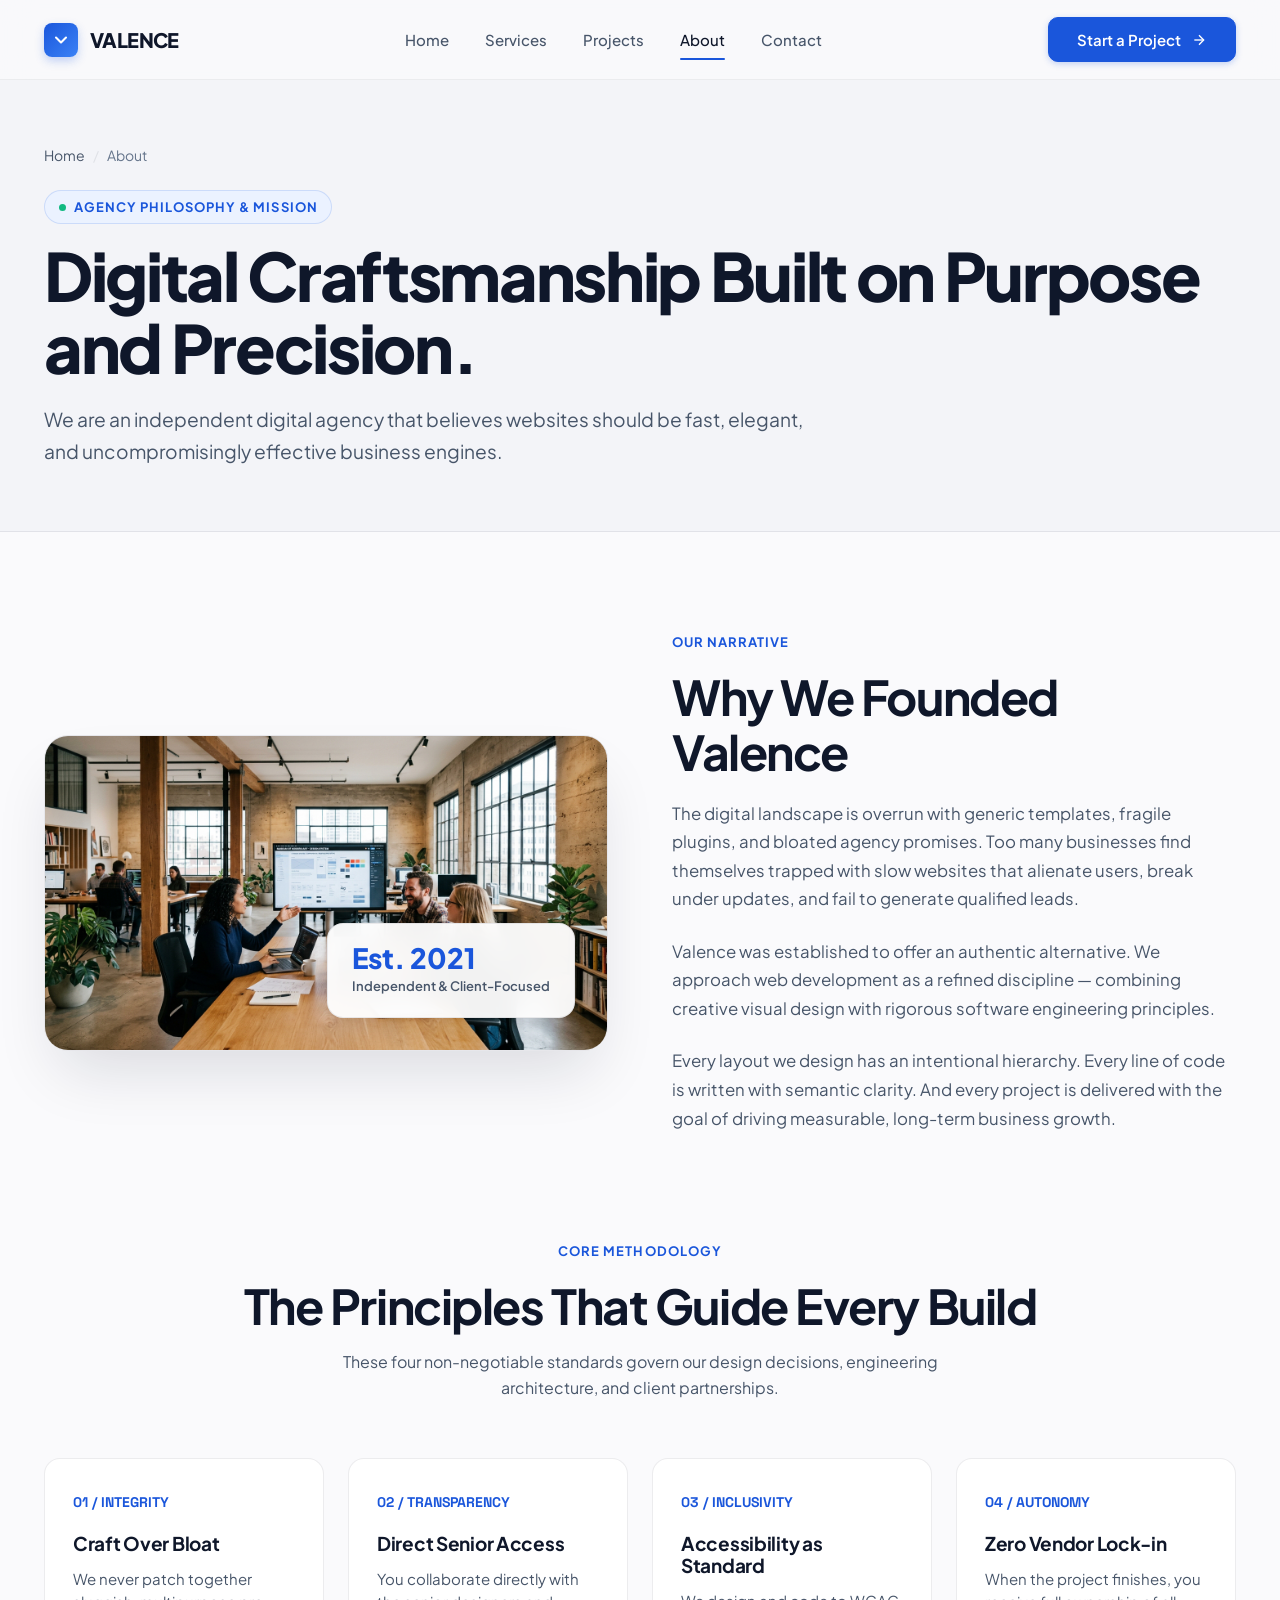
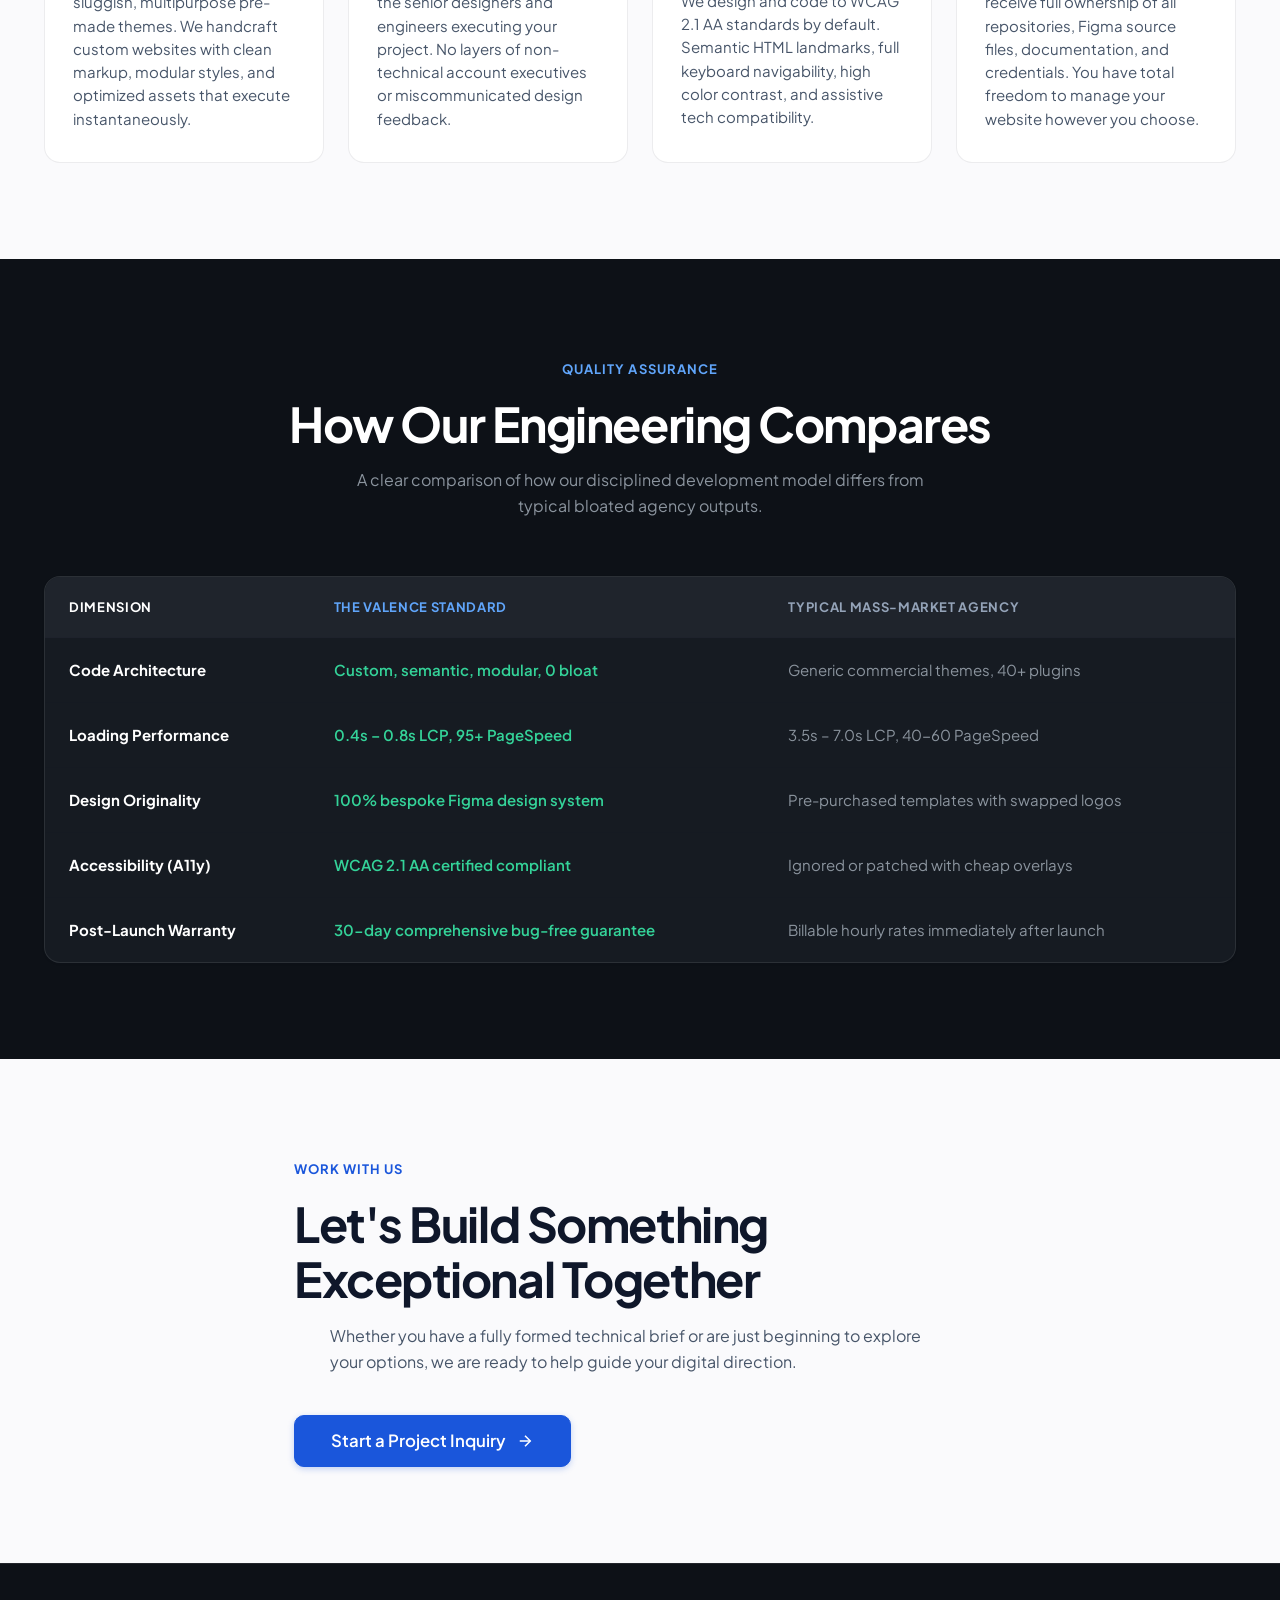
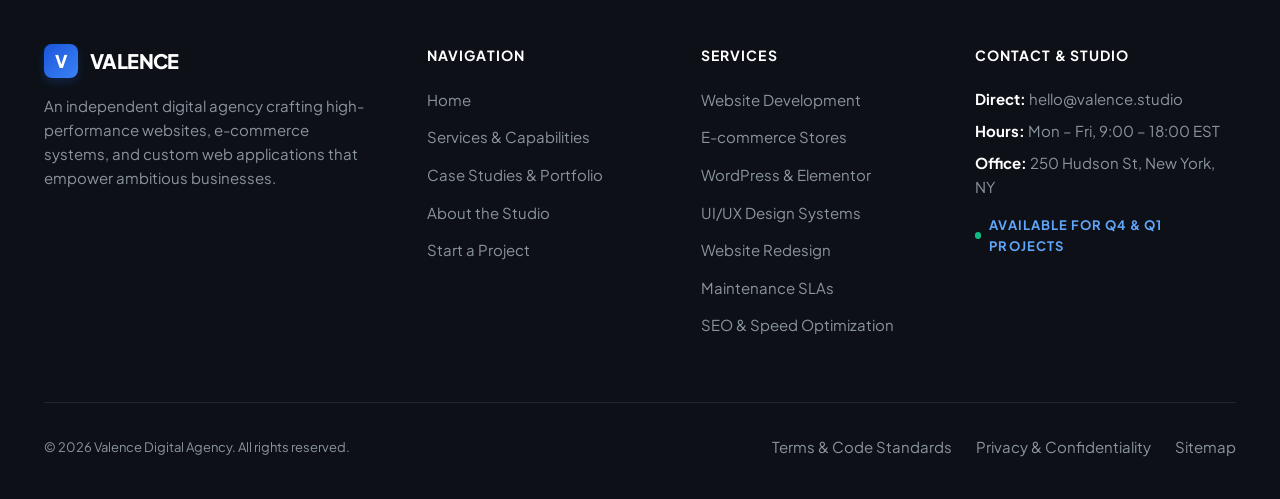
<file: about.html>
<!DOCTYPE html>
<html lang="en">
<head>
  <meta charset="UTF-8">
  <meta name="viewport" content="width=device-width, initial-scale=1.0">
  <title>About Valence — Independent Digital Agency & Studio Philosophy</title>
  <meta name="description" content="Learn about Valence Studio: our engineering philosophy, design methodology, and commitment to building useful, high-performance websites for ambitious businesses.">
  
  <meta property="og:type" content="website">
  <meta property="og:title" content="About Valence — Independent Digital Agency & Studio Philosophy">
  <meta property="og:description" content="Craft over compromise. We combine strategic design with modern web engineering.">
  <meta property="og:image" content="assets/images/about-studio.jpg">
  <meta name="theme-color" content="#1A56DB">

  <link rel="icon" href="data:image/svg+xml,<svg xmlns='http://www.w3.org/2000/svg' viewBox='0 0 32 32'><rect width='32' height='32' rx='8' fill='%231A56DB'/><path d='M9 10L16 23L23 10' stroke='white' stroke-width='3.5' stroke-linecap='round' stroke-linejoin='round'/></svg>">
  <link rel="stylesheet" href="assets/css/main.css">
</head>
<body>

  <!-- ==================== HEADER NAVIGATION ==================== -->
  <header class="site-header" id="site-header">
    <div class="container header-container">
      <a href="index.html" class="brand-logo" aria-label="Valence Studio Homepage">
        <span class="brand-mark">
          <svg width="20" height="20" viewBox="0 0 24 24" fill="none" stroke="currentColor" stroke-width="2.5" stroke-linecap="round" stroke-linejoin="round">
            <polyline points="6 9 12 15 18 9"></polyline>
          </svg>
        </span>
        <span>VALENCE</span>
      </a>

      <nav class="nav-links" aria-label="Main Navigation">
        <a href="index.html" class="nav-link">Home</a>
        <a href="services.html" class="nav-link">Services</a>
        <a href="projects.html" class="nav-link">Projects</a>
        <a href="about.html" class="nav-link active">About</a>
        <a href="contact.html" class="nav-link">Contact</a>
      </nav>

      <div class="header-actions">
        <a href="contact.html" class="btn btn-primary" id="header-cta-btn">
          Start a Project
          <svg width="16" height="16" viewBox="0 0 24 24" fill="none" stroke="currentColor" stroke-width="2">
            <line x1="5" y1="12" x2="19" y2="12"></line>
            <polyline points="12 5 19 12 12 19"></polyline>
          </svg>
        </a>

        <button class="mobile-toggle" aria-label="Toggle Navigation Menu" aria-expanded="false">
          <svg width="26" height="26" viewBox="0 0 24 24" fill="none" stroke="currentColor" stroke-width="2">
            <line x1="3" y1="12" x2="21" y2="12"></line>
            <line x1="3" y1="6" x2="21" y2="6"></line>
            <line x1="3" y1="18" x2="21" y2="18"></line>
          </svg>
        </button>
      </div>
    </div>
  </header>

  <!-- Mobile Drawer -->
  <div class="mobile-drawer" role="dialog" aria-modal="true" aria-label="Mobile Navigation">
    <div class="mobile-content">
      <div class="mobile-header">
        <div class="brand-logo">
          <span class="brand-mark">V</span>
          <span>VALENCE</span>
        </div>
        <button class="mobile-close-btn" aria-label="Close Navigation" style="font-size: 1.5rem; color: var(--text-main); padding: 0.5rem;">
          <svg width="24" height="24" viewBox="0 0 24 24" fill="none" stroke="currentColor" stroke-width="2">
            <line x1="18" y1="6" x2="6" y2="18"></line>
            <line x1="6" y1="6" x2="18" y2="18"></line>
          </svg>
        </button>
      </div>
      <nav class="mobile-nav-links">
        <a href="index.html" class="mobile-nav-link">Home</a>
        <a href="services.html" class="mobile-nav-link">Services</a>
        <a href="projects.html" class="mobile-nav-link">Projects</a>
        <a href="about.html" class="mobile-nav-link active">About</a>
        <a href="contact.html" class="mobile-nav-link">Contact</a>
      </nav>
      <div style="margin-top: auto;">
        <a href="contact.html" class="btn btn-primary" style="width: 100%;">
          Start a Project
        </a>
      </div>
    </div>
  </div>

  <main id="main-content">

    <!-- About Hero -->
    <section class="case-study-hero">
      <div class="container">
        <nav class="breadcrumbs" aria-label="Breadcrumb">
          <a href="index.html">Home</a>
          <span class="sep">/</span>
          <span aria-current="page">About</span>
        </nav>
        <span class="eyebrow eyebrow-pill">
          <span class="pulse-dot"></span> Agency Philosophy & Mission
        </span>
        <h1 class="display-title" style="margin-bottom: 1.25rem;">
          Digital Craftsmanship Built on Purpose and Precision.
        </h1>
        <p class="section-subtitle" style="max-width: 780px; font-size: 1.2rem;">
          We are an independent digital agency that believes websites should be fast, elegant, and uncompromisingly effective business engines.
        </p>
      </div>
    </section>

    <!-- Studio Narrative & Image Showcase -->
    <section class="section">
      <div class="container">
        <div class="about-preview-grid" style="margin-bottom: 5rem;">
          <div class="about-image-wrap">
            <img 
              src="assets/images/about-studio.jpg" 
              alt="Valence Digital Agency design studio interior showing team collaboration"
              width="800"
              height="550"
              loading="lazy"
            >
            <div class="about-badge-card">
              <div class="stat-val">Est. 2021</div>
              <div class="stat-label">Independent & Client-Focused</div>
            </div>
          </div>

          <div class="about-content-block">
            <span class="eyebrow">Our Narrative</span>
            <h2 class="section-title">Why We Founded Valence</h2>
            <p>
              The digital landscape is overrun with generic templates, fragile plugins, and bloated agency promises. Too many businesses find themselves trapped with slow websites that alienate users, break under updates, and fail to generate qualified leads.
            </p>
            <p>
              Valence was established to offer an authentic alternative. We approach web development as a refined discipline — combining creative visual design with rigorous software engineering principles.
            </p>
            <p>
              Every layout we design has an intentional hierarchy. Every line of code is written with semantic clarity. And every project is delivered with the goal of driving measurable, long-term business growth.
            </p>
          </div>
        </div>

        <!-- 4 Foundational Pillars -->
        <div class="section-header text-center">
          <span class="eyebrow">Core Methodology</span>
          <h2 class="section-title">The Principles That Guide Every Build</h2>
          <p class="section-subtitle">
            These four non-negotiable standards govern our design decisions, engineering architecture, and client partnerships.
          </p>
        </div>

        <div class="trust-pillars-grid">
          <div class="pillar-card">
            <div class="pillar-number">01 / INTEGRITY</div>
            <h3 class="pillar-title">Craft Over Bloat</h3>
            <p class="pillar-desc">
              We never patch together sluggish, multipurpose pre-made themes. We handcraft custom websites with clean markup, modular styles, and optimized assets that execute instantaneously.
            </p>
          </div>

          <div class="pillar-card">
            <div class="pillar-number">02 / TRANSPARENCY</div>
            <h3 class="pillar-title">Direct Senior Access</h3>
            <p class="pillar-desc">
              You collaborate directly with the senior designers and engineers executing your project. No layers of non-technical account executives or miscommunicated design feedback.
            </p>
          </div>

          <div class="pillar-card">
            <div class="pillar-number">03 / INCLUSIVITY</div>
            <h3 class="pillar-title">Accessibility as Standard</h3>
            <p class="pillar-desc">
              We design and code to WCAG 2.1 AA standards by default. Semantic HTML landmarks, full keyboard navigability, high color contrast, and assistive tech compatibility.
            </p>
          </div>

          <div class="pillar-card">
            <div class="pillar-number">04 / AUTONOMY</div>
            <h3 class="pillar-title">Zero Vendor Lock-in</h3>
            <p class="pillar-desc">
              When the project finishes, you receive full ownership of all repositories, Figma source files, documentation, and credentials. You have total freedom to manage your website however you choose.
            </p>
          </div>
        </div>
      </div>
    </section>

    <!-- Engineering & Design Standards Comparison -->
    <section class="section section-dark">
      <div class="container">
        <div class="section-header text-center">
          <span class="eyebrow eyebrow-dark">Quality Assurance</span>
          <h2 class="section-title">How Our Engineering Compares</h2>
          <p class="section-subtitle">
            A clear comparison of how our disciplined development model differs from typical bloated agency outputs.
          </p>
        </div>

        <div class="tech-table-wrap" style="background: var(--bg-dark-surface); border-color: var(--border-dark);">
          <table class="tech-table">
            <thead>
              <tr style="border-bottom-color: var(--border-dark);">
                <th style="background: var(--bg-dark-card); color: #fff;">Dimension</th>
                <th style="background: var(--bg-dark-card); color: #60A5FA;">The Valence Standard</th>
                <th style="background: var(--bg-dark-card); color: #94A3B8;">Typical Mass-Market Agency</th>
              </tr>
            </thead>
            <tbody>
              <tr style="border-bottom-color: var(--border-dark);">
                <td style="color: #fff; font-weight: 700;">Code Architecture</td>
                <td style="color: #34D399; font-weight: 600;">Custom, semantic, modular, 0 bloat</td>
                <td style="color: var(--text-dark-muted);">Generic commercial themes, 40+ plugins</td>
              </tr>
              <tr style="border-bottom-color: var(--border-dark);">
                <td style="color: #fff; font-weight: 700;">Loading Performance</td>
                <td style="color: #34D399; font-weight: 600;">0.4s – 0.8s LCP, 95+ PageSpeed</td>
                <td style="color: var(--text-dark-muted);">3.5s – 7.0s LCP, 40-60 PageSpeed</td>
              </tr>
              <tr style="border-bottom-color: var(--border-dark);">
                <td style="color: #fff; font-weight: 700;">Design Originality</td>
                <td style="color: #34D399; font-weight: 600;">100% bespoke Figma design system</td>
                <td style="color: var(--text-dark-muted);">Pre-purchased templates with swapped logos</td>
              </tr>
              <tr style="border-bottom-color: var(--border-dark);">
                <td style="color: #fff; font-weight: 700;">Accessibility (A11y)</td>
                <td style="color: #34D399; font-weight: 600;">WCAG 2.1 AA certified compliant</td>
                <td style="color: var(--text-dark-muted);">Ignored or patched with cheap overlays</td>
              </tr>
              <tr style="border-bottom-color: var(--border-dark);">
                <td style="color: #fff; font-weight: 700;">Post-Launch Warranty</td>
                <td style="color: #34D399; font-weight: 600;">30-day comprehensive bug-free guarantee</td>
                <td style="color: var(--text-dark-muted);">Billable hourly rates immediately after launch</td>
              </tr>
            </tbody>
          </table>
        </div>
      </div>
    </section>

    <!-- Bottom CTA -->
    <section class="section">
      <div class="container text-center" style="max-width: 740px;">
        <span class="eyebrow">Work With Us</span>
        <h2 class="section-title">Let's Build Something Exceptional Together</h2>
        <p class="section-subtitle" style="margin: 0 auto 2.5rem;">
          Whether you have a fully formed technical brief or are just beginning to explore your options, we are ready to help guide your digital direction.
        </p>
        <a href="contact.html" class="btn btn-primary" style="font-size: 1.05rem; padding: 1rem 2.25rem;">
          Start a Project Inquiry
          <svg width="18" height="18" viewBox="0 0 24 24" fill="none" stroke="currentColor" stroke-width="2">
            <line x1="5" y1="12" x2="19" y2="12"></line>
            <polyline points="12 5 19 12 12 19"></polyline>
          </svg>
        </a>
      </div>
    </section>

  </main>

  <!-- ==================== FOOTER ==================== -->
  <footer class="site-footer">
    <div class="container">
      <div class="footer-top-grid">
        <div class="footer-brand">
          <div class="brand-logo" style="color: #fff; margin-bottom: 1rem;">
            <span class="brand-mark">V</span>
            <span>VALENCE</span>
          </div>
          <p>
            An independent digital agency crafting high-performance websites, e-commerce systems, and custom web applications that empower ambitious businesses.
          </p>
        </div>

        <div>
          <div class="footer-col-title">Navigation</div>
          <ul class="footer-links-list">
            <li><a href="index.html" class="footer-link">Home</a></li>
            <li><a href="services.html" class="footer-link">Services & Capabilities</a></li>
            <li><a href="projects.html" class="footer-link">Case Studies & Portfolio</a></li>
            <li><a href="about.html" class="footer-link">About the Studio</a></li>
            <li><a href="contact.html" class="footer-link">Start a Project</a></li>
          </ul>
        </div>

        <div>
          <div class="footer-col-title">Services</div>
          <ul class="footer-links-list">
            <li><a href="services.html#service-webdev" class="footer-link">Website Development</a></li>
            <li><a href="services.html#service-ecommerce" class="footer-link">E-commerce Stores</a></li>
            <li><a href="services.html#service-wordpress" class="footer-link">WordPress & Elementor</a></li>
            <li><a href="services.html#service-uiux" class="footer-link">UI/UX Design Systems</a></li>
            <li><a href="services.html#service-redesign" class="footer-link">Website Redesign</a></li>
            <li><a href="services.html#service-maintenance" class="footer-link">Maintenance SLAs</a></li>
            <li><a href="services.html#service-seo" class="footer-link">SEO & Speed Optimization</a></li>
          </ul>
        </div>

        <div>
          <div class="footer-col-title">Contact & Studio</div>
          <div style="color: var(--text-dark-muted); font-size: 0.9375rem; line-height: 1.6;">
            <p style="margin-bottom: 0.5rem;"><strong style="color: #fff;">Direct:</strong> hello@valence.studio</p>
            <p style="margin-bottom: 0.5rem;"><strong style="color: #fff;">Hours:</strong> Mon – Fri, 9:00 – 18:00 EST</p>
            <p style="margin-bottom: 1rem;"><strong style="color: #fff;">Office:</strong> 250 Hudson St, New York, NY</p>
            <span class="eyebrow eyebrow-dark">
              <span class="pulse-dot"></span> Available for Q4 & Q1 Projects
            </span>
          </div>
        </div>
      </div>

      <div class="footer-bottom-row">
        <div>
          &copy; 2026 Valence Digital Agency. All rights reserved.
        </div>
        <div class="footer-legal-links">
          <a href="about.html" class="footer-link">Terms & Code Standards</a>
          <a href="contact.html" class="footer-link">Privacy & Confidentiality</a>
          <a href="index.html" class="footer-link">Sitemap</a>
        </div>
      </div>
    </div>
  </footer>

  <script src="assets/js/main.js"></script>
</body>
</html>
</file>
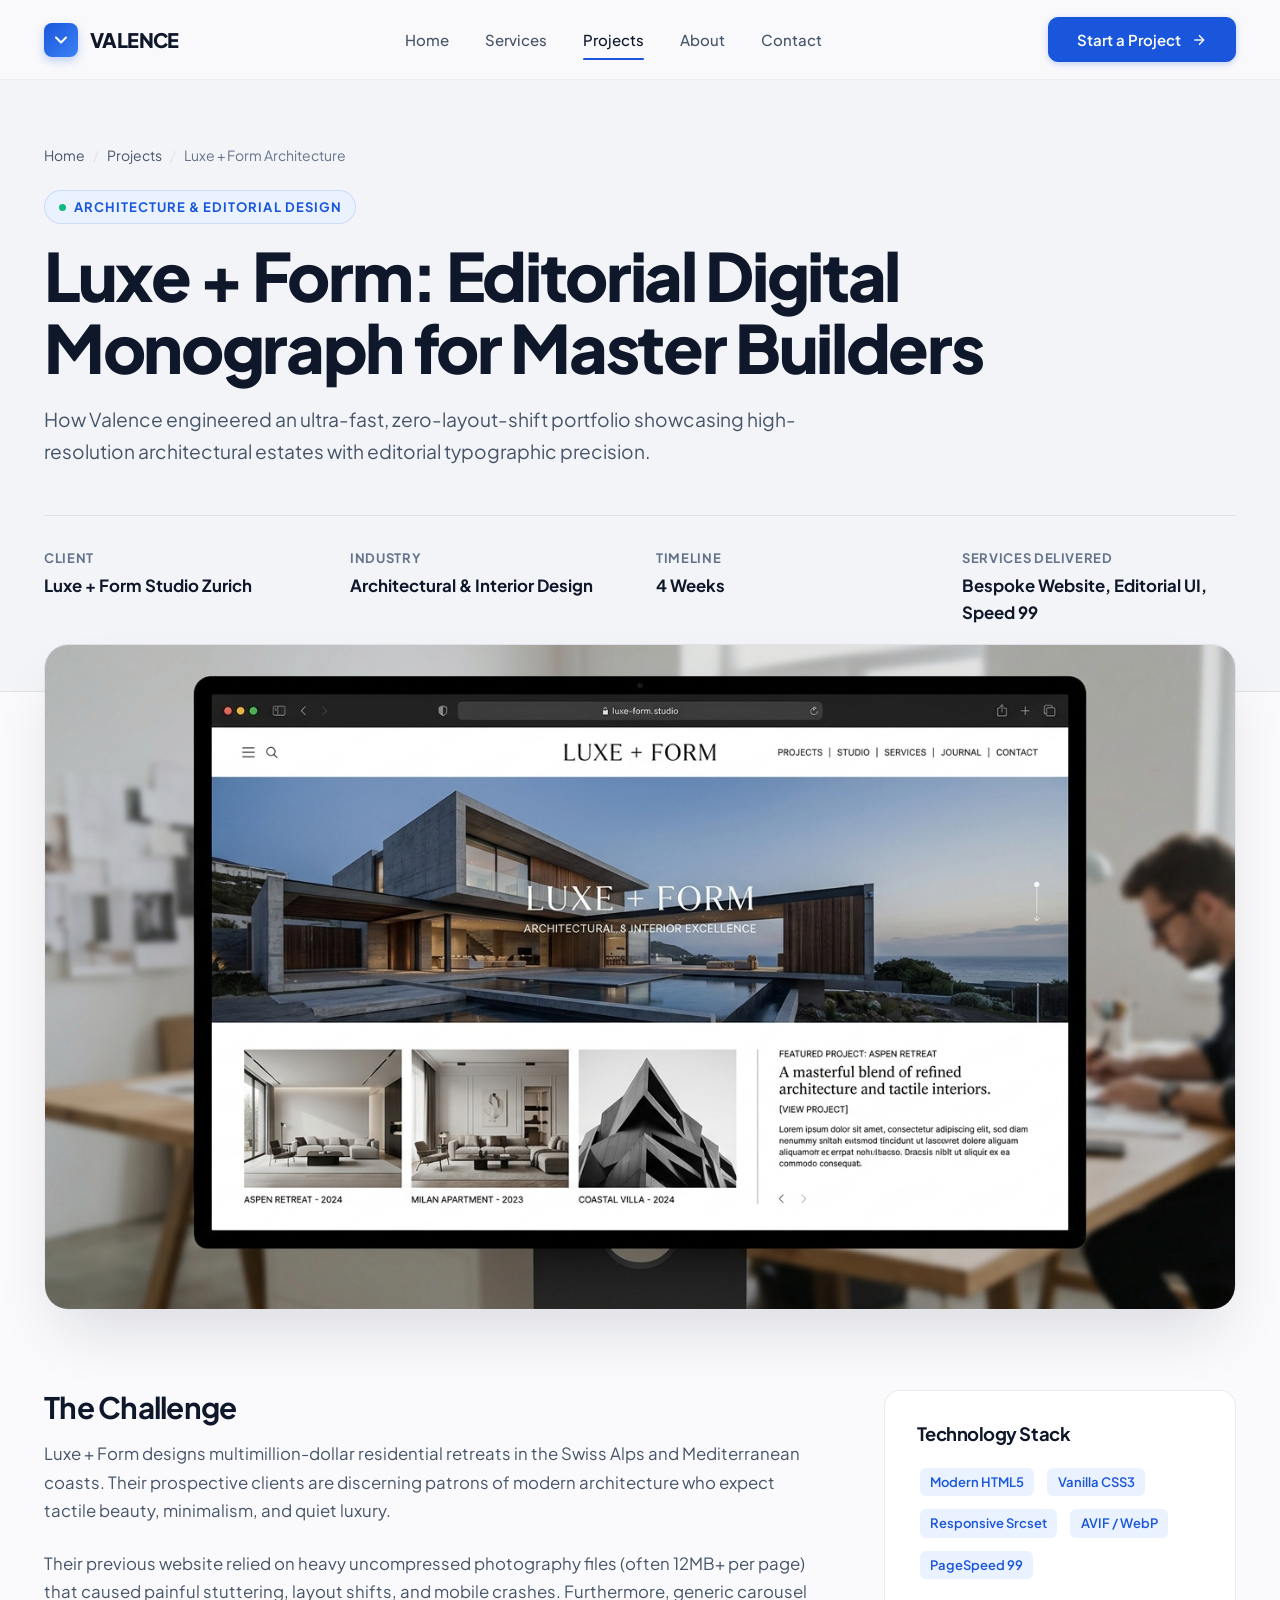
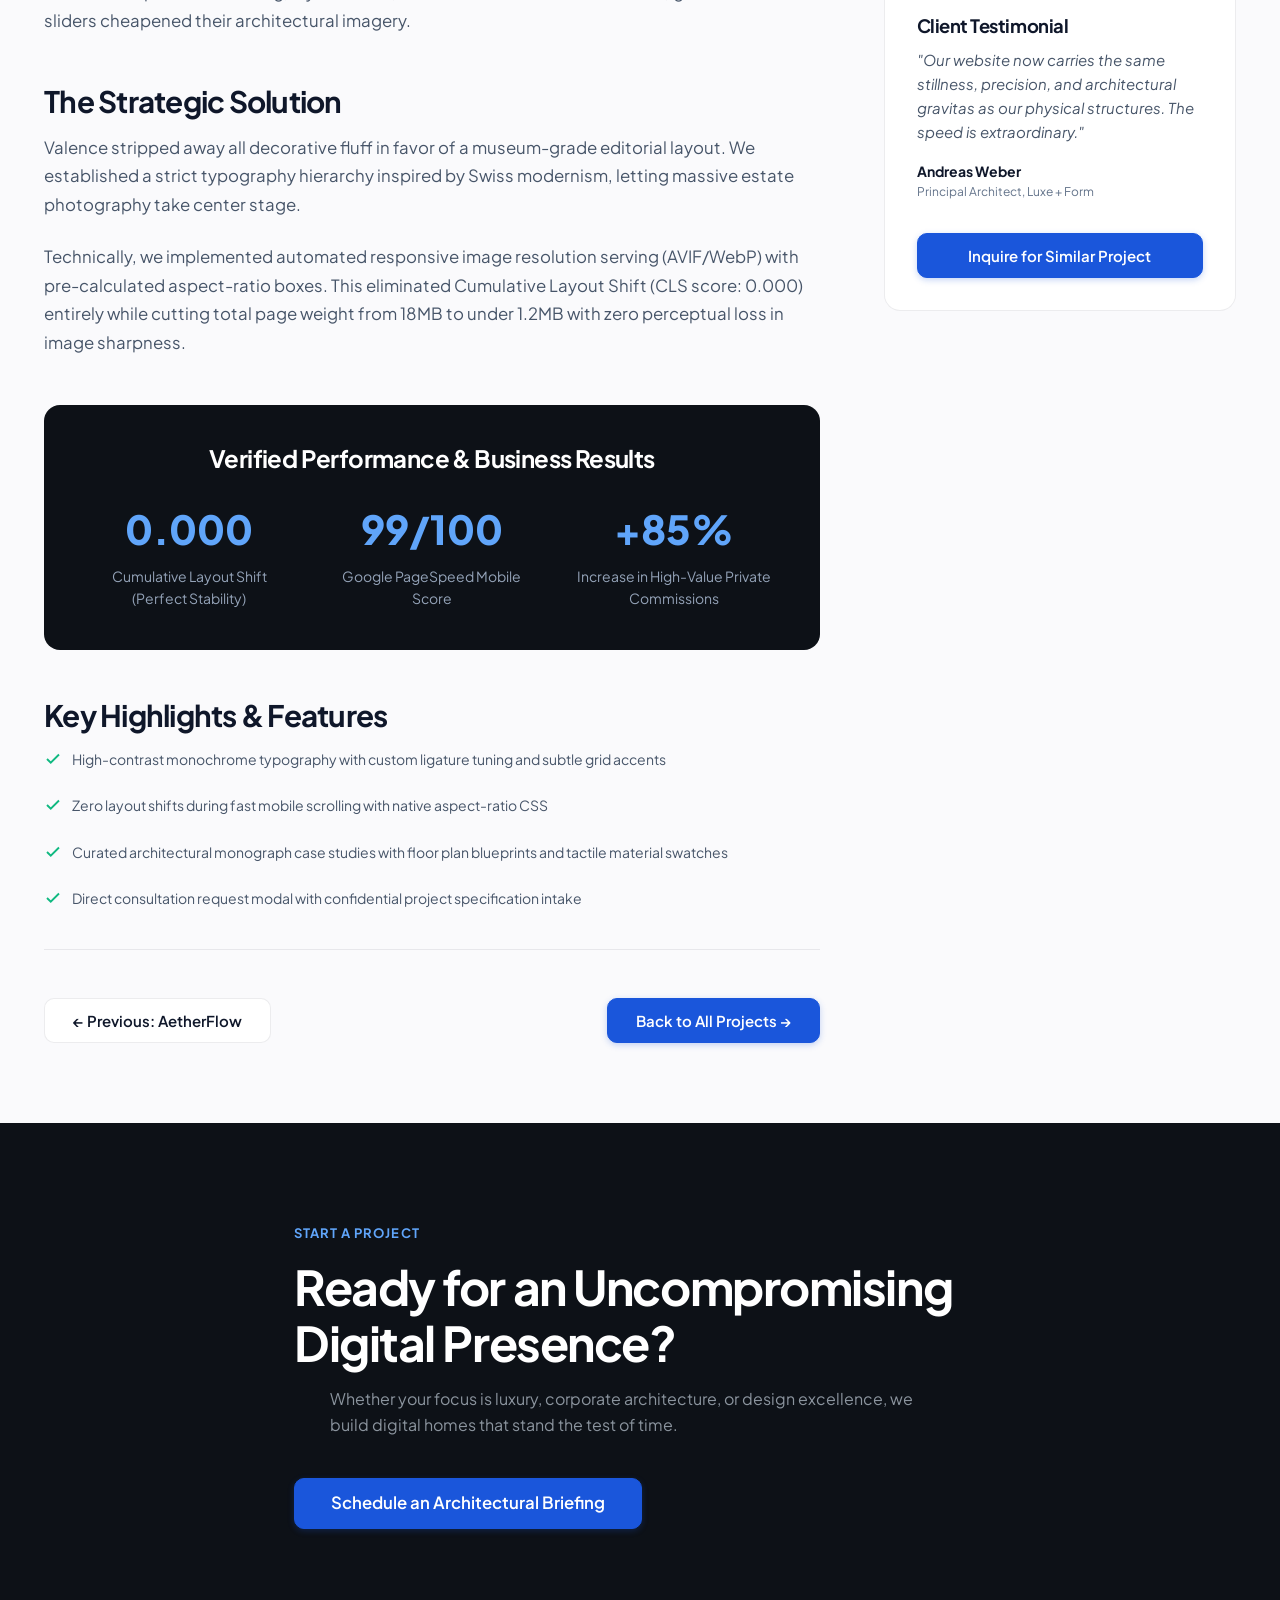
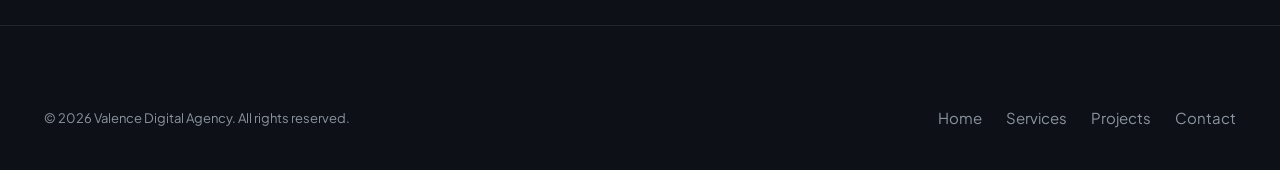
<file: case-study-architect.html>
<!DOCTYPE html>
<html lang="en">
<head>
  <meta charset="UTF-8">
  <meta name="viewport" content="width=device-width, initial-scale=1.0">
  <title>Luxe + Form Architecture Case Study — VALENCE Digital</title>
  <meta name="description" content="How Valence built an editorial, zero-layout-shift portfolio for award-winning studio Luxe + Form Architecture with 99 PageSpeed performance.">
  
  <meta property="og:type" content="article">
  <meta property="og:title" content="Luxe + Form Architecture Case Study — VALENCE Digital">
  <meta property="og:description" content="High-contrast typography, zero layout shift, and sub-second architectural photography rendering.">
  <meta property="og:image" content="assets/images/project-architect.jpg">
  <meta name="theme-color" content="#1A56DB">

  <link rel="icon" href="data:image/svg+xml,<svg xmlns='http://www.w3.org/2000/svg' viewBox='0 0 32 32'><rect width='32' height='32' rx='8' fill='%231A56DB'/><path d='M9 10L16 23L23 10' stroke='white' stroke-width='3.5' stroke-linecap='round' stroke-linejoin='round'/></svg>">
  <link rel="stylesheet" href="assets/css/main.css">
</head>
<body>

  <!-- ==================== HEADER NAVIGATION ==================== -->
  <header class="site-header" id="site-header">
    <div class="container header-container">
      <a href="index.html" class="brand-logo" aria-label="Valence Studio Homepage">
        <span class="brand-mark">
          <svg width="20" height="20" viewBox="0 0 24 24" fill="none" stroke="currentColor" stroke-width="2.5" stroke-linecap="round" stroke-linejoin="round">
            <polyline points="6 9 12 15 18 9"></polyline>
          </svg>
        </span>
        <span>VALENCE</span>
      </a>

      <nav class="nav-links" aria-label="Main Navigation">
        <a href="index.html" class="nav-link">Home</a>
        <a href="services.html" class="nav-link">Services</a>
        <a href="projects.html" class="nav-link active">Projects</a>
        <a href="about.html" class="nav-link">About</a>
        <a href="contact.html" class="nav-link">Contact</a>
      </nav>

      <div class="header-actions">
        <a href="contact.html" class="btn btn-primary" id="header-cta-btn">
          Start a Project
          <svg width="16" height="16" viewBox="0 0 24 24" fill="none" stroke="currentColor" stroke-width="2">
            <line x1="5" y1="12" x2="19" y2="12"></line>
            <polyline points="12 5 19 12 12 19"></polyline>
          </svg>
        </a>

        <button class="mobile-toggle" aria-label="Toggle Navigation Menu" aria-expanded="false">
          <svg width="26" height="26" viewBox="0 0 24 24" fill="none" stroke="currentColor" stroke-width="2">
            <line x1="3" y1="12" x2="21" y2="12"></line>
            <line x1="3" y1="6" x2="21" y2="6"></line>
            <line x1="3" y1="18" x2="21" y2="18"></line>
          </svg>
        </button>
      </div>
    </div>
  </header>

  <!-- Mobile Drawer -->
  <div class="mobile-drawer" role="dialog" aria-modal="true" aria-label="Mobile Navigation">
    <div class="mobile-content">
      <div class="mobile-header">
        <div class="brand-logo">
          <span class="brand-mark">V</span>
          <span>VALENCE</span>
        </div>
        <button class="mobile-close-btn" aria-label="Close Navigation" style="font-size: 1.5rem; color: var(--text-main); padding: 0.5rem;">
          <svg width="24" height="24" viewBox="0 0 24 24" fill="none" stroke="currentColor" stroke-width="2">
            <line x1="18" y1="6" x2="6" y2="18"></line>
            <line x1="6" y1="6" x2="18" y2="18"></line>
          </svg>
        </button>
      </div>
      <nav class="mobile-nav-links">
        <a href="index.html" class="mobile-nav-link">Home</a>
        <a href="services.html" class="mobile-nav-link">Services</a>
        <a href="projects.html" class="mobile-nav-link active">Projects</a>
        <a href="about.html" class="mobile-nav-link">About</a>
        <a href="contact.html" class="mobile-nav-link">Contact</a>
      </nav>
      <div style="margin-top: auto;">
        <a href="contact.html" class="btn btn-primary" style="width: 100%;">
          Start a Project
        </a>
      </div>
    </div>
  </div>

  <main id="main-content">

    <!-- Case Study Hero -->
    <section class="case-study-hero">
      <div class="container">
        <nav class="breadcrumbs" aria-label="Breadcrumb">
          <a href="index.html">Home</a>
          <span class="sep">/</span>
          <a href="projects.html">Projects</a>
          <span class="sep">/</span>
          <span aria-current="page">Luxe + Form Architecture</span>
        </nav>

        <span class="eyebrow eyebrow-pill">
          <span class="pulse-dot"></span> Architecture & Editorial Design
        </span>
        <h1 class="display-title" style="margin-bottom: 1.25rem;">
          Luxe + Form: Editorial Digital Monograph for Master Builders
        </h1>
        <p class="section-subtitle" style="max-width: 800px; font-size: 1.2rem;">
          How Valence engineered an ultra-fast, zero-layout-shift portfolio showcasing high-resolution architectural estates with editorial typographic precision.
        </p>

        <!-- Project Metadata Grid -->
        <div class="case-study-meta-grid">
          <div class="case-meta-item">
            <div class="meta-label">Client</div>
            <div class="meta-value">Luxe + Form Studio Zurich</div>
          </div>
          <div class="case-meta-item">
            <div class="meta-label">Industry</div>
            <div class="meta-value">Architectural & Interior Design</div>
          </div>
          <div class="case-meta-item">
            <div class="meta-label">Timeline</div>
            <div class="meta-value">4 Weeks</div>
          </div>
          <div class="case-meta-item">
            <div class="meta-label">Services Delivered</div>
            <div class="meta-value">Bespoke Website, Editorial UI, Speed 99</div>
          </div>
        </div>
      </div>
    </section>

    <!-- Main Content & Case Visuals -->
    <div class="container">
      <img 
        src="assets/images/project-architect.jpg" 
        alt="Luxe and Form Architecture studio website preview mockup"
        class="case-study-featured-img"
        width="1200"
        height="675"
      >

      <div class="case-content-layout">
        <div class="case-main-body">
          
          <h2>The Challenge</h2>
          <p>
            Luxe + Form designs multimillion-dollar residential retreats in the Swiss Alps and Mediterranean coasts. Their prospective clients are discerning patrons of modern architecture who expect tactile beauty, minimalism, and quiet luxury.
          </p>
          <p>
            Their previous website relied on heavy uncompressed photography files (often 12MB+ per page) that caused painful stuttering, layout shifts, and mobile crashes. Furthermore, generic carousel sliders cheapened their architectural imagery.
          </p>

          <h2>The Strategic Solution</h2>
          <p>
            Valence stripped away all decorative fluff in favor of a museum-grade editorial layout. We established a strict typography hierarchy inspired by Swiss modernism, letting massive estate photography take center stage.
          </p>
          <p>
            Technically, we implemented automated responsive image resolution serving (AVIF/WebP) with pre-calculated aspect-ratio boxes. This eliminated Cumulative Layout Shift (CLS score: 0.000) entirely while cutting total page weight from 18MB to under 1.2MB with zero perceptual loss in image sharpness.
          </p>

          <!-- Verified Results Box -->
          <div class="case-results-card">
            <h3 style="color: #fff; font-size: 1.5rem; margin-bottom: 1.5rem; text-align: center;">
              Verified Performance & Business Results
            </h3>
            <div class="case-results-grid">
              <div>
                <div class="case-stat-big">0.000</div>
                <div style="font-size: 0.875rem; color: #94A3B8;">Cumulative Layout Shift (Perfect Stability)</div>
              </div>
              <div>
                <div class="case-stat-big">99/100</div>
                <div style="font-size: 0.875rem; color: #94A3B8;">Google PageSpeed Mobile Score</div>
              </div>
              <div>
                <div class="case-stat-big">+85%</div>
                <div style="font-size: 0.875rem; color: #94A3B8;">Increase in High-Value Private Commissions</div>
              </div>
            </div>
          </div>

          <h2>Key Highlights & Features</h2>
          <ul class="principles-list" style="margin-bottom: 2rem;">
            <li class="deliverable-item"><svg width="18" height="18" viewBox="0 0 24 24" fill="none" stroke="currentColor" stroke-width="2.5"><polyline points="20 6 9 17 4 12"></polyline></svg> High-contrast monochrome typography with custom ligature tuning and subtle grid accents</li>
            <li class="deliverable-item"><svg width="18" height="18" viewBox="0 0 24 24" fill="none" stroke="currentColor" stroke-width="2.5"><polyline points="20 6 9 17 4 12"></polyline></svg> Zero layout shifts during fast mobile scrolling with native aspect-ratio CSS</li>
            <li class="deliverable-item"><svg width="18" height="18" viewBox="0 0 24 24" fill="none" stroke="currentColor" stroke-width="2.5"><polyline points="20 6 9 17 4 12"></polyline></svg> Curated architectural monograph case studies with floor plan blueprints and tactile material swatches</li>
            <li class="deliverable-item"><svg width="18" height="18" viewBox="0 0 24 24" fill="none" stroke="currentColor" stroke-width="2.5"><polyline points="20 6 9 17 4 12"></polyline></svg> Direct consultation request modal with confidential project specification intake</li>
          </ul>

          <div style="display: flex; justify-content: space-between; align-items: center; padding-top: 3rem; border-top: 1px solid var(--border-color); flex-wrap: wrap; gap: 1rem;">
            <a href="case-study-saas.html" class="btn btn-secondary">&larr; Previous: AetherFlow</a>
            <a href="projects.html" class="btn btn-primary">Back to All Projects &rarr;</a>
          </div>
        </div>

        <!-- Sidebar Summary -->
        <aside>
          <div class="case-sidebar-card">
            <h4 style="font-size: 1.15rem; margin-bottom: 1.25rem;">Technology Stack</h4>
            <div style="display: flex; gap: 0.4rem; flex-wrap: wrap; margin-bottom: 2rem;">
              <span class="tech-badge">Modern HTML5</span>
              <span class="tech-badge">Vanilla CSS3</span>
              <span class="tech-badge">Responsive Srcset</span>
              <span class="tech-badge">AVIF / WebP</span>
              <span class="tech-badge">PageSpeed 99</span>
            </div>

            <h4 style="font-size: 1.15rem; margin-bottom: 0.75rem;">Client Testimonial</h4>
            <p style="font-size: 0.9375rem; color: var(--text-secondary); line-height: 1.6; margin-bottom: 1rem; font-style: italic;">
              "Our website now carries the same stillness, precision, and architectural gravitas as our physical structures. The speed is extraordinary."
            </p>
            <div style="font-weight: 700; font-size: 0.875rem;">Andreas Weber</div>
            <div style="font-size: 0.75rem; color: var(--text-muted); margin-bottom: 2rem;">Principal Architect, Luxe + Form</div>

            <a href="contact.html?service=web-development" class="btn btn-primary" style="width: 100%;">
              Inquire for Similar Project
            </a>
          </div>
        </aside>
      </div>
    </div>

    <!-- Bottom CTA -->
    <section class="section section-dark" style="margin-top: 5rem;">
      <div class="container text-center" style="max-width: 740px;">
        <span class="eyebrow eyebrow-dark">Start a Project</span>
        <h2 class="section-title">Ready for an Uncompromising Digital Presence?</h2>
        <p class="section-subtitle" style="margin: 0 auto 2.5rem;">
          Whether your focus is luxury, corporate architecture, or design excellence, we build digital homes that stand the test of time.
        </p>
        <a href="contact.html" class="btn btn-primary" style="font-size: 1.05rem; padding: 1rem 2.25rem;">
          Schedule an Architectural Briefing
        </a>
      </div>
    </section>

  </main>

  <!-- ==================== FOOTER ==================== -->
  <footer class="site-footer">
    <div class="container">
      <div class="footer-bottom-row" style="border-top: none; padding-top: 0;">
        <div>&copy; 2026 Valence Digital Agency. All rights reserved.</div>
        <div class="footer-legal-links">
          <a href="index.html" class="footer-link">Home</a>
          <a href="services.html" class="footer-link">Services</a>
          <a href="projects.html" class="footer-link">Projects</a>
          <a href="contact.html" class="footer-link">Contact</a>
        </div>
      </div>
    </div>
  </footer>

  <script src="assets/js/main.js"></script>
</body>
</html>
</file>
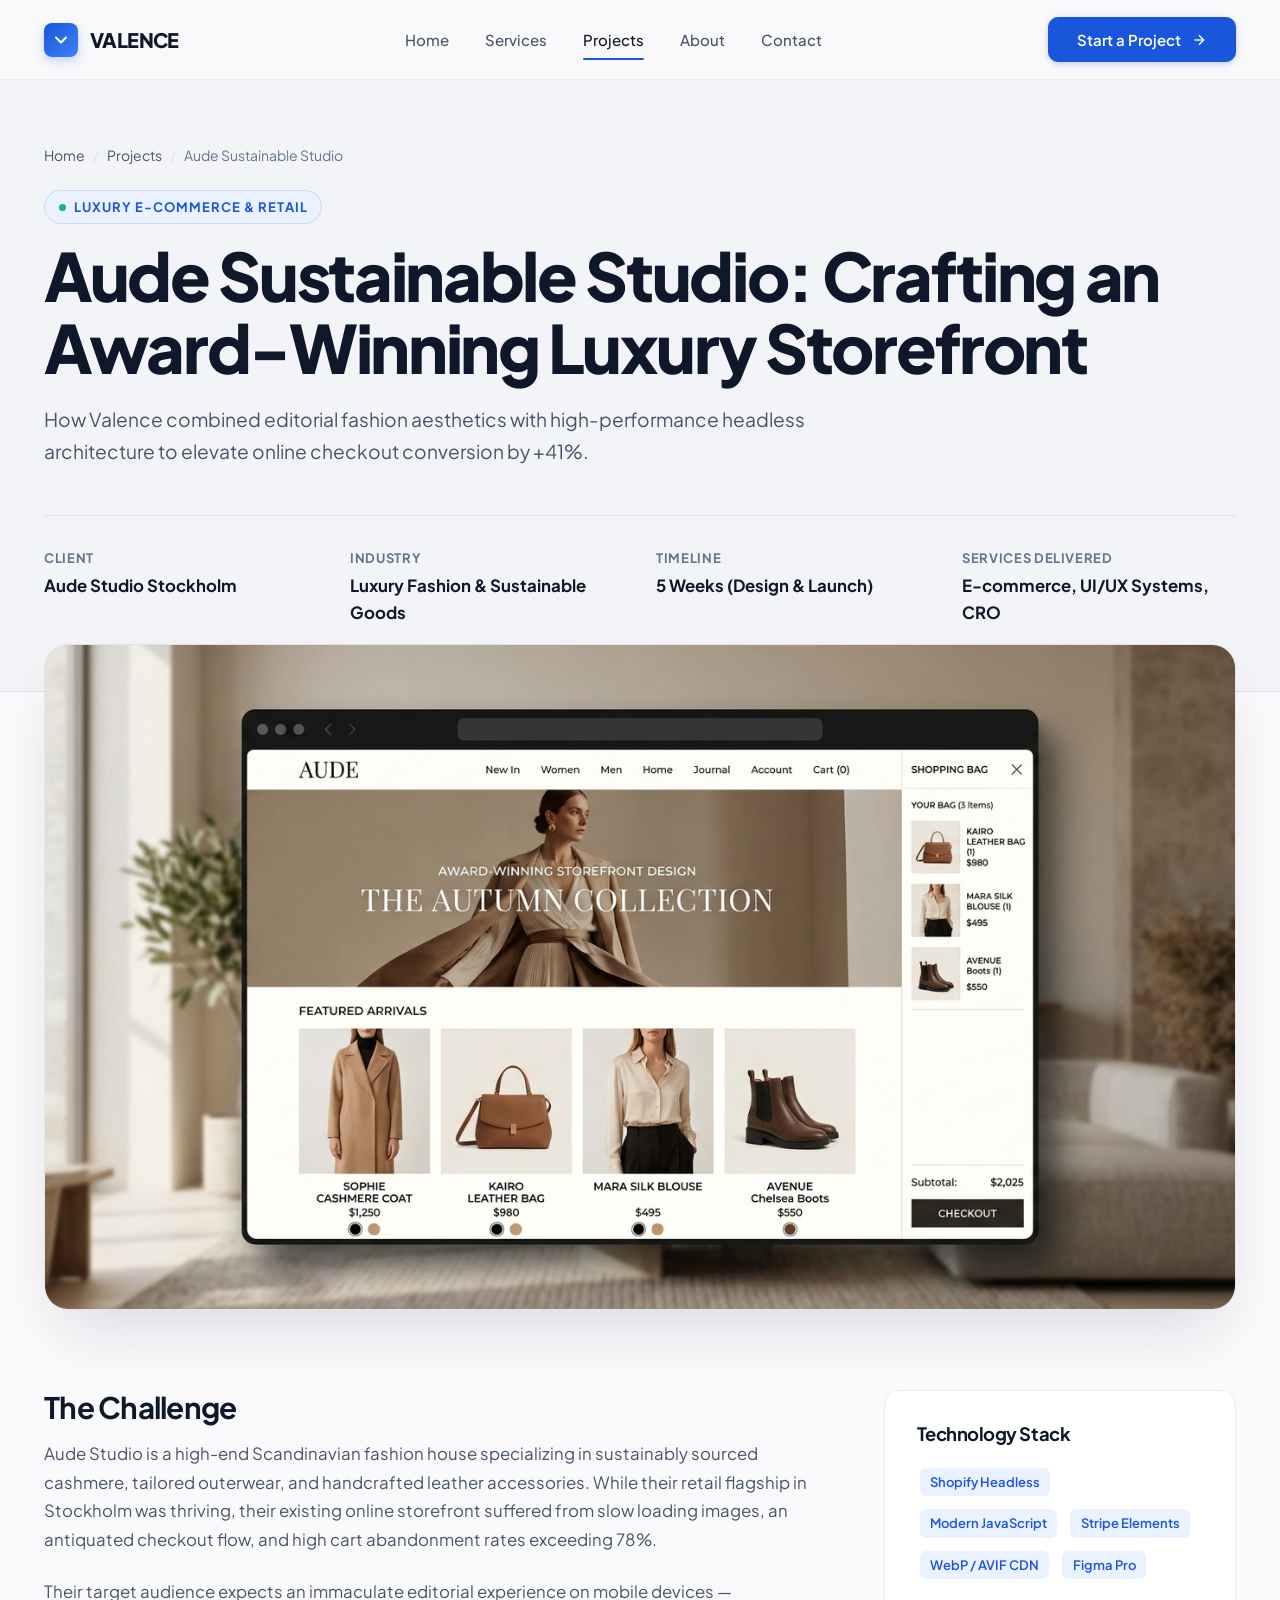
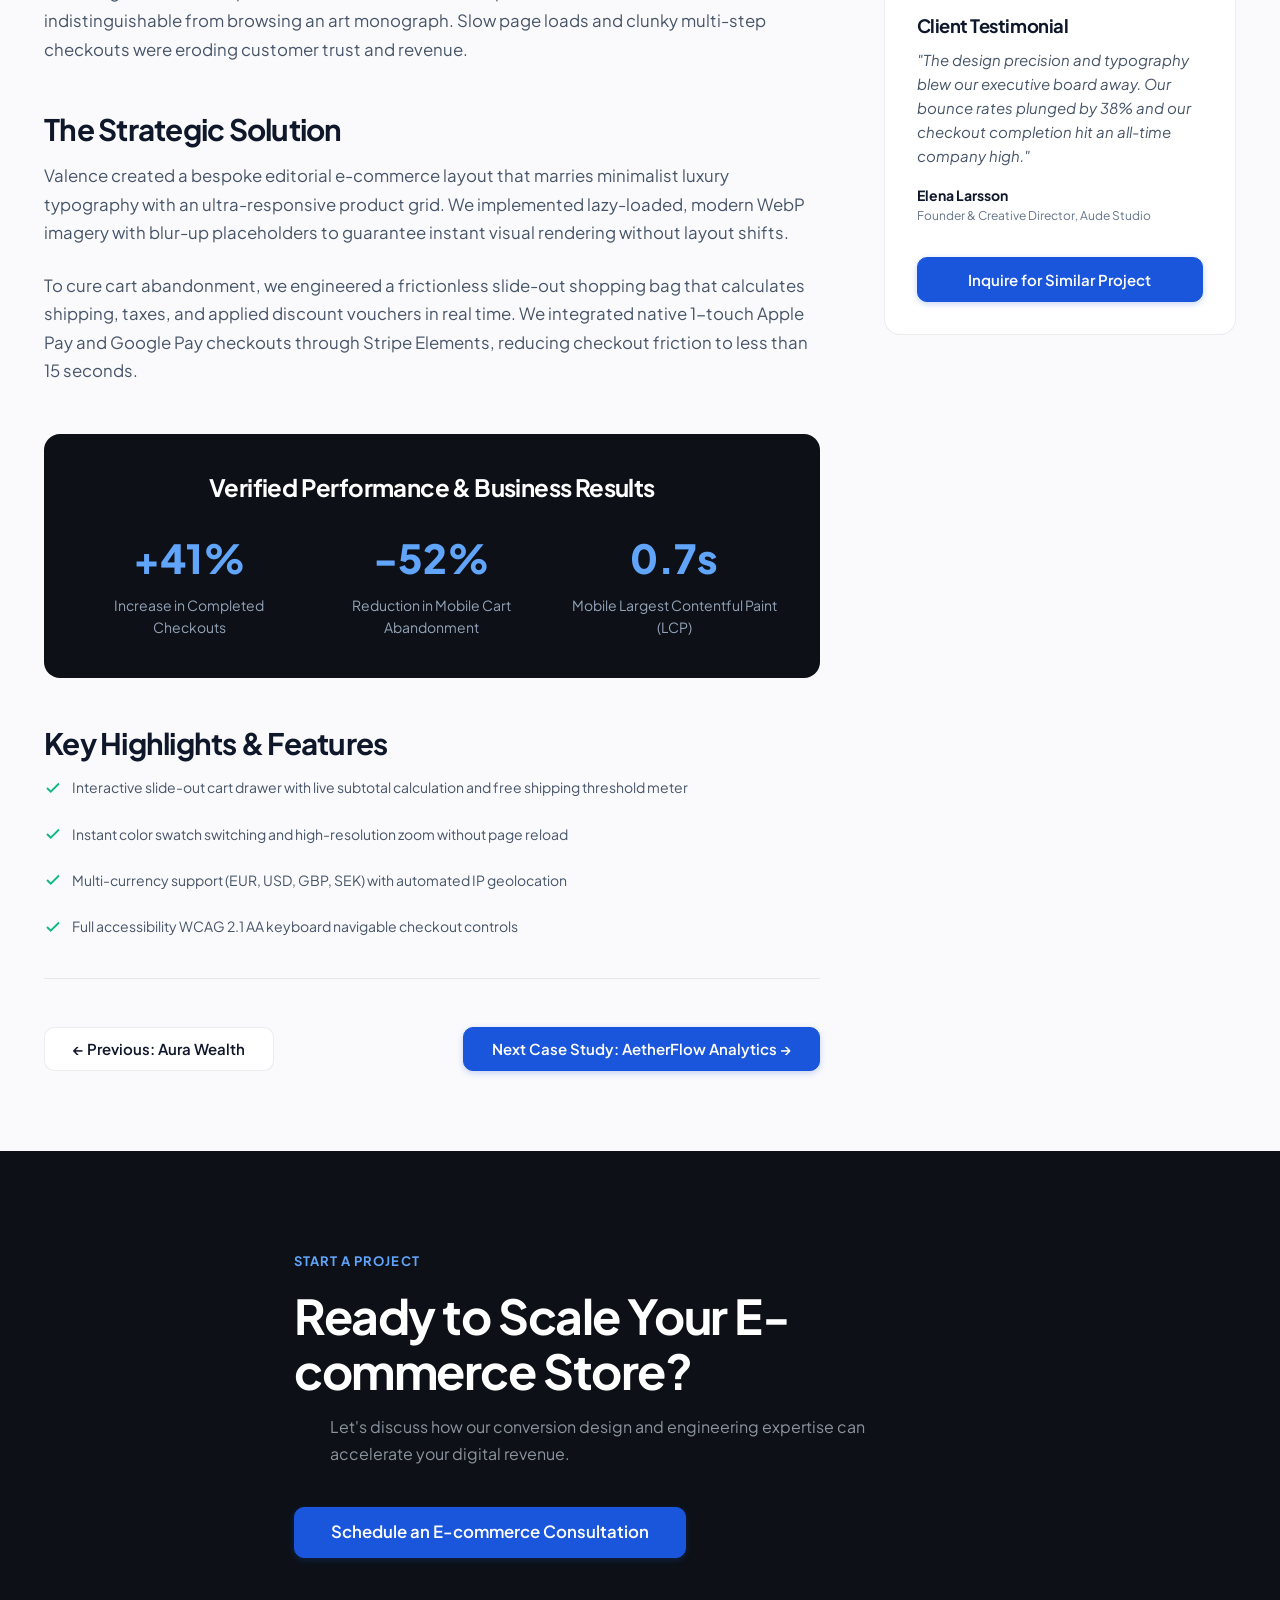
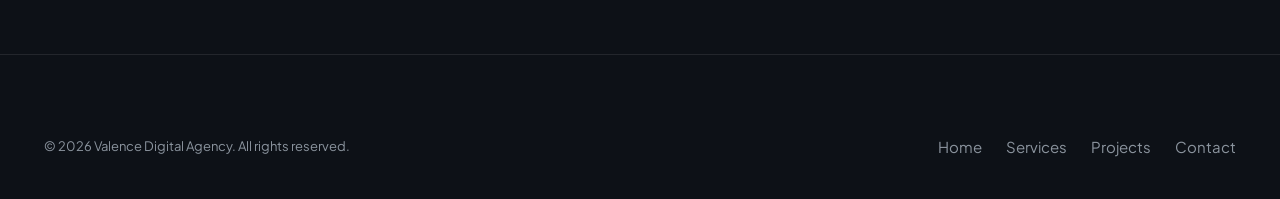
<file: case-study-ecommerce.html>
<!DOCTYPE html>
<html lang="en">
<head>
  <meta charset="UTF-8">
  <meta name="viewport" content="width=device-width, initial-scale=1.0">
  <title>Aude Sustainable Studio E-commerce Case Study — VALENCE Digital</title>
  <meta name="description" content="Discover how Valence engineered a luxury editorial e-commerce platform and optimized checkout experience for Aude Sustainable Studio.">
  
  <meta property="og:type" content="article">
  <meta property="og:title" content="Aude Sustainable Studio E-commerce Case Study — VALENCE Digital">
  <meta property="og:description" content="Luxury e-commerce design, mobile cart optimization, and rapid Stripe checkout integration.">
  <meta property="og:image" content="assets/images/project-ecommerce.jpg">
  <meta name="theme-color" content="#1A56DB">

  <link rel="icon" href="data:image/svg+xml,<svg xmlns='http://www.w3.org/2000/svg' viewBox='0 0 32 32'><rect width='32' height='32' rx='8' fill='%231A56DB'/><path d='M9 10L16 23L23 10' stroke='white' stroke-width='3.5' stroke-linecap='round' stroke-linejoin='round'/></svg>">
  <link rel="stylesheet" href="assets/css/main.css">
</head>
<body>

  <!-- ==================== HEADER NAVIGATION ==================== -->
  <header class="site-header" id="site-header">
    <div class="container header-container">
      <a href="index.html" class="brand-logo" aria-label="Valence Studio Homepage">
        <span class="brand-mark">
          <svg width="20" height="20" viewBox="0 0 24 24" fill="none" stroke="currentColor" stroke-width="2.5" stroke-linecap="round" stroke-linejoin="round">
            <polyline points="6 9 12 15 18 9"></polyline>
          </svg>
        </span>
        <span>VALENCE</span>
      </a>

      <nav class="nav-links" aria-label="Main Navigation">
        <a href="index.html" class="nav-link">Home</a>
        <a href="services.html" class="nav-link">Services</a>
        <a href="projects.html" class="nav-link active">Projects</a>
        <a href="about.html" class="nav-link">About</a>
        <a href="contact.html" class="nav-link">Contact</a>
      </nav>

      <div class="header-actions">
        <a href="contact.html" class="btn btn-primary" id="header-cta-btn">
          Start a Project
          <svg width="16" height="16" viewBox="0 0 24 24" fill="none" stroke="currentColor" stroke-width="2">
            <line x1="5" y1="12" x2="19" y2="12"></line>
            <polyline points="12 5 19 12 12 19"></polyline>
          </svg>
        </a>

        <button class="mobile-toggle" aria-label="Toggle Navigation Menu" aria-expanded="false">
          <svg width="26" height="26" viewBox="0 0 24 24" fill="none" stroke="currentColor" stroke-width="2">
            <line x1="3" y1="12" x2="21" y2="12"></line>
            <line x1="3" y1="6" x2="21" y2="6"></line>
            <line x1="3" y1="18" x2="21" y2="18"></line>
          </svg>
        </button>
      </div>
    </div>
  </header>

  <!-- Mobile Drawer -->
  <div class="mobile-drawer" role="dialog" aria-modal="true" aria-label="Mobile Navigation">
    <div class="mobile-content">
      <div class="mobile-header">
        <div class="brand-logo">
          <span class="brand-mark">V</span>
          <span>VALENCE</span>
        </div>
        <button class="mobile-close-btn" aria-label="Close Navigation" style="font-size: 1.5rem; color: var(--text-main); padding: 0.5rem;">
          <svg width="24" height="24" viewBox="0 0 24 24" fill="none" stroke="currentColor" stroke-width="2">
            <line x1="18" y1="6" x2="6" y2="18"></line>
            <line x1="6" y1="6" x2="18" y2="18"></line>
          </svg>
        </button>
      </div>
      <nav class="mobile-nav-links">
        <a href="index.html" class="mobile-nav-link">Home</a>
        <a href="services.html" class="mobile-nav-link">Services</a>
        <a href="projects.html" class="mobile-nav-link active">Projects</a>
        <a href="about.html" class="mobile-nav-link">About</a>
        <a href="contact.html" class="mobile-nav-link">Contact</a>
      </nav>
      <div style="margin-top: auto;">
        <a href="contact.html" class="btn btn-primary" style="width: 100%;">
          Start a Project
        </a>
      </div>
    </div>
  </div>

  <main id="main-content">

    <!-- Case Study Hero -->
    <section class="case-study-hero">
      <div class="container">
        <nav class="breadcrumbs" aria-label="Breadcrumb">
          <a href="index.html">Home</a>
          <span class="sep">/</span>
          <a href="projects.html">Projects</a>
          <span class="sep">/</span>
          <span aria-current="page">Aude Sustainable Studio</span>
        </nav>

        <span class="eyebrow eyebrow-pill">
          <span class="pulse-dot"></span> Luxury E-commerce & Retail
        </span>
        <h1 class="display-title" style="margin-bottom: 1.25rem;">
          Aude Sustainable Studio: Crafting an Award-Winning Luxury Storefront
        </h1>
        <p class="section-subtitle" style="max-width: 800px; font-size: 1.2rem;">
          How Valence combined editorial fashion aesthetics with high-performance headless architecture to elevate online checkout conversion by +41%.
        </p>

        <!-- Project Metadata Grid -->
        <div class="case-study-meta-grid">
          <div class="case-meta-item">
            <div class="meta-label">Client</div>
            <div class="meta-value">Aude Studio Stockholm</div>
          </div>
          <div class="case-meta-item">
            <div class="meta-label">Industry</div>
            <div class="meta-value">Luxury Fashion & Sustainable Goods</div>
          </div>
          <div class="case-meta-item">
            <div class="meta-label">Timeline</div>
            <div class="meta-value">5 Weeks (Design & Launch)</div>
          </div>
          <div class="case-meta-item">
            <div class="meta-label">Services Delivered</div>
            <div class="meta-value">E-commerce, UI/UX Systems, CRO</div>
          </div>
        </div>
      </div>
    </section>

    <!-- Main Content & Case Visuals -->
    <div class="container">
      <img 
        src="assets/images/project-ecommerce.jpg" 
        alt="Aude Studio Luxury Fashion e-commerce website and shopping bag mockup"
        class="case-study-featured-img"
        width="1200"
        height="675"
      >

      <div class="case-content-layout">
        <div class="case-main-body">
          
          <h2>The Challenge</h2>
          <p>
            Aude Studio is a high-end Scandinavian fashion house specializing in sustainably sourced cashmere, tailored outerwear, and handcrafted leather accessories. While their retail flagship in Stockholm was thriving, their existing online storefront suffered from slow loading images, an antiquated checkout flow, and high cart abandonment rates exceeding 78%.
          </p>
          <p>
            Their target audience expects an immaculate editorial experience on mobile devices — indistinguishable from browsing an art monograph. Slow page loads and clunky multi-step checkouts were eroding customer trust and revenue.
          </p>

          <h2>The Strategic Solution</h2>
          <p>
            Valence created a bespoke editorial e-commerce layout that marries minimalist luxury typography with an ultra-responsive product grid. We implemented lazy-loaded, modern WebP imagery with blur-up placeholders to guarantee instant visual rendering without layout shifts.
          </p>
          <p>
            To cure cart abandonment, we engineered a frictionless slide-out shopping bag that calculates shipping, taxes, and applied discount vouchers in real time. We integrated native 1-touch Apple Pay and Google Pay checkouts through Stripe Elements, reducing checkout friction to less than 15 seconds.
          </p>

          <!-- Verified Results Box -->
          <div class="case-results-card">
            <h3 style="color: #fff; font-size: 1.5rem; margin-bottom: 1.5rem; text-align: center;">
              Verified Performance & Business Results
            </h3>
            <div class="case-results-grid">
              <div>
                <div class="case-stat-big">+41%</div>
                <div style="font-size: 0.875rem; color: #94A3B8;">Increase in Completed Checkouts</div>
              </div>
              <div>
                <div class="case-stat-big">-52%</div>
                <div style="font-size: 0.875rem; color: #94A3B8;">Reduction in Mobile Cart Abandonment</div>
              </div>
              <div>
                <div class="case-stat-big">0.7s</div>
                <div style="font-size: 0.875rem; color: #94A3B8;">Mobile Largest Contentful Paint (LCP)</div>
              </div>
            </div>
          </div>

          <h2>Key Highlights & Features</h2>
          <ul class="principles-list" style="margin-bottom: 2rem;">
            <li class="deliverable-item"><svg width="18" height="18" viewBox="0 0 24 24" fill="none" stroke="currentColor" stroke-width="2.5"><polyline points="20 6 9 17 4 12"></polyline></svg> Interactive slide-out cart drawer with live subtotal calculation and free shipping threshold meter</li>
            <li class="deliverable-item"><svg width="18" height="18" viewBox="0 0 24 24" fill="none" stroke="currentColor" stroke-width="2.5"><polyline points="20 6 9 17 4 12"></polyline></svg> Instant color swatch switching and high-resolution zoom without page reload</li>
            <li class="deliverable-item"><svg width="18" height="18" viewBox="0 0 24 24" fill="none" stroke="currentColor" stroke-width="2.5"><polyline points="20 6 9 17 4 12"></polyline></svg> Multi-currency support (EUR, USD, GBP, SEK) with automated IP geolocation</li>
            <li class="deliverable-item"><svg width="18" height="18" viewBox="0 0 24 24" fill="none" stroke="currentColor" stroke-width="2.5"><polyline points="20 6 9 17 4 12"></polyline></svg> Full accessibility WCAG 2.1 AA keyboard navigable checkout controls</li>
          </ul>

          <div style="display: flex; justify-content: space-between; align-items: center; padding-top: 3rem; border-top: 1px solid var(--border-color); flex-wrap: wrap; gap: 1rem;">
            <a href="case-study-fintech.html" class="btn btn-secondary">&larr; Previous: Aura Wealth</a>
            <a href="case-study-saas.html" class="btn btn-primary">Next Case Study: AetherFlow Analytics &rarr;</a>
          </div>
        </div>

        <!-- Sidebar Summary -->
        <aside>
          <div class="case-sidebar-card">
            <h4 style="font-size: 1.15rem; margin-bottom: 1.25rem;">Technology Stack</h4>
            <div style="display: flex; gap: 0.4rem; flex-wrap: wrap; margin-bottom: 2rem;">
              <span class="tech-badge">Shopify Headless</span>
              <span class="tech-badge">Modern JavaScript</span>
              <span class="tech-badge">Stripe Elements</span>
              <span class="tech-badge">WebP / AVIF CDN</span>
              <span class="tech-badge">Figma Pro</span>
            </div>

            <h4 style="font-size: 1.15rem; margin-bottom: 0.75rem;">Client Testimonial</h4>
            <p style="font-size: 0.9375rem; color: var(--text-secondary); line-height: 1.6; margin-bottom: 1rem; font-style: italic;">
              "The design precision and typography blew our executive board away. Our bounce rates plunged by 38% and our checkout completion hit an all-time company high."
            </p>
            <div style="font-weight: 700; font-size: 0.875rem;">Elena Larsson</div>
            <div style="font-size: 0.75rem; color: var(--text-muted); margin-bottom: 2rem;">Founder & Creative Director, Aude Studio</div>

            <a href="contact.html?service=ecommerce" class="btn btn-primary" style="width: 100%;">
              Inquire for Similar Project
            </a>
          </div>
        </aside>
      </div>
    </div>

    <!-- Bottom CTA -->
    <section class="section section-dark" style="margin-top: 5rem;">
      <div class="container text-center" style="max-width: 740px;">
        <span class="eyebrow eyebrow-dark">Start a Project</span>
        <h2 class="section-title">Ready to Scale Your E-commerce Store?</h2>
        <p class="section-subtitle" style="margin: 0 auto 2.5rem;">
          Let's discuss how our conversion design and engineering expertise can accelerate your digital revenue.
        </p>
        <a href="contact.html?service=ecommerce" class="btn btn-primary" style="font-size: 1.05rem; padding: 1rem 2.25rem;">
          Schedule an E-commerce Consultation
        </a>
      </div>
    </section>

  </main>

  <!-- ==================== FOOTER ==================== -->
  <footer class="site-footer">
    <div class="container">
      <div class="footer-bottom-row" style="border-top: none; padding-top: 0;">
        <div>&copy; 2026 Valence Digital Agency. All rights reserved.</div>
        <div class="footer-legal-links">
          <a href="index.html" class="footer-link">Home</a>
          <a href="services.html" class="footer-link">Services</a>
          <a href="projects.html" class="footer-link">Projects</a>
          <a href="contact.html" class="footer-link">Contact</a>
        </div>
      </div>
    </div>
  </footer>

  <script src="assets/js/main.js"></script>
</body>
</html>
</file>
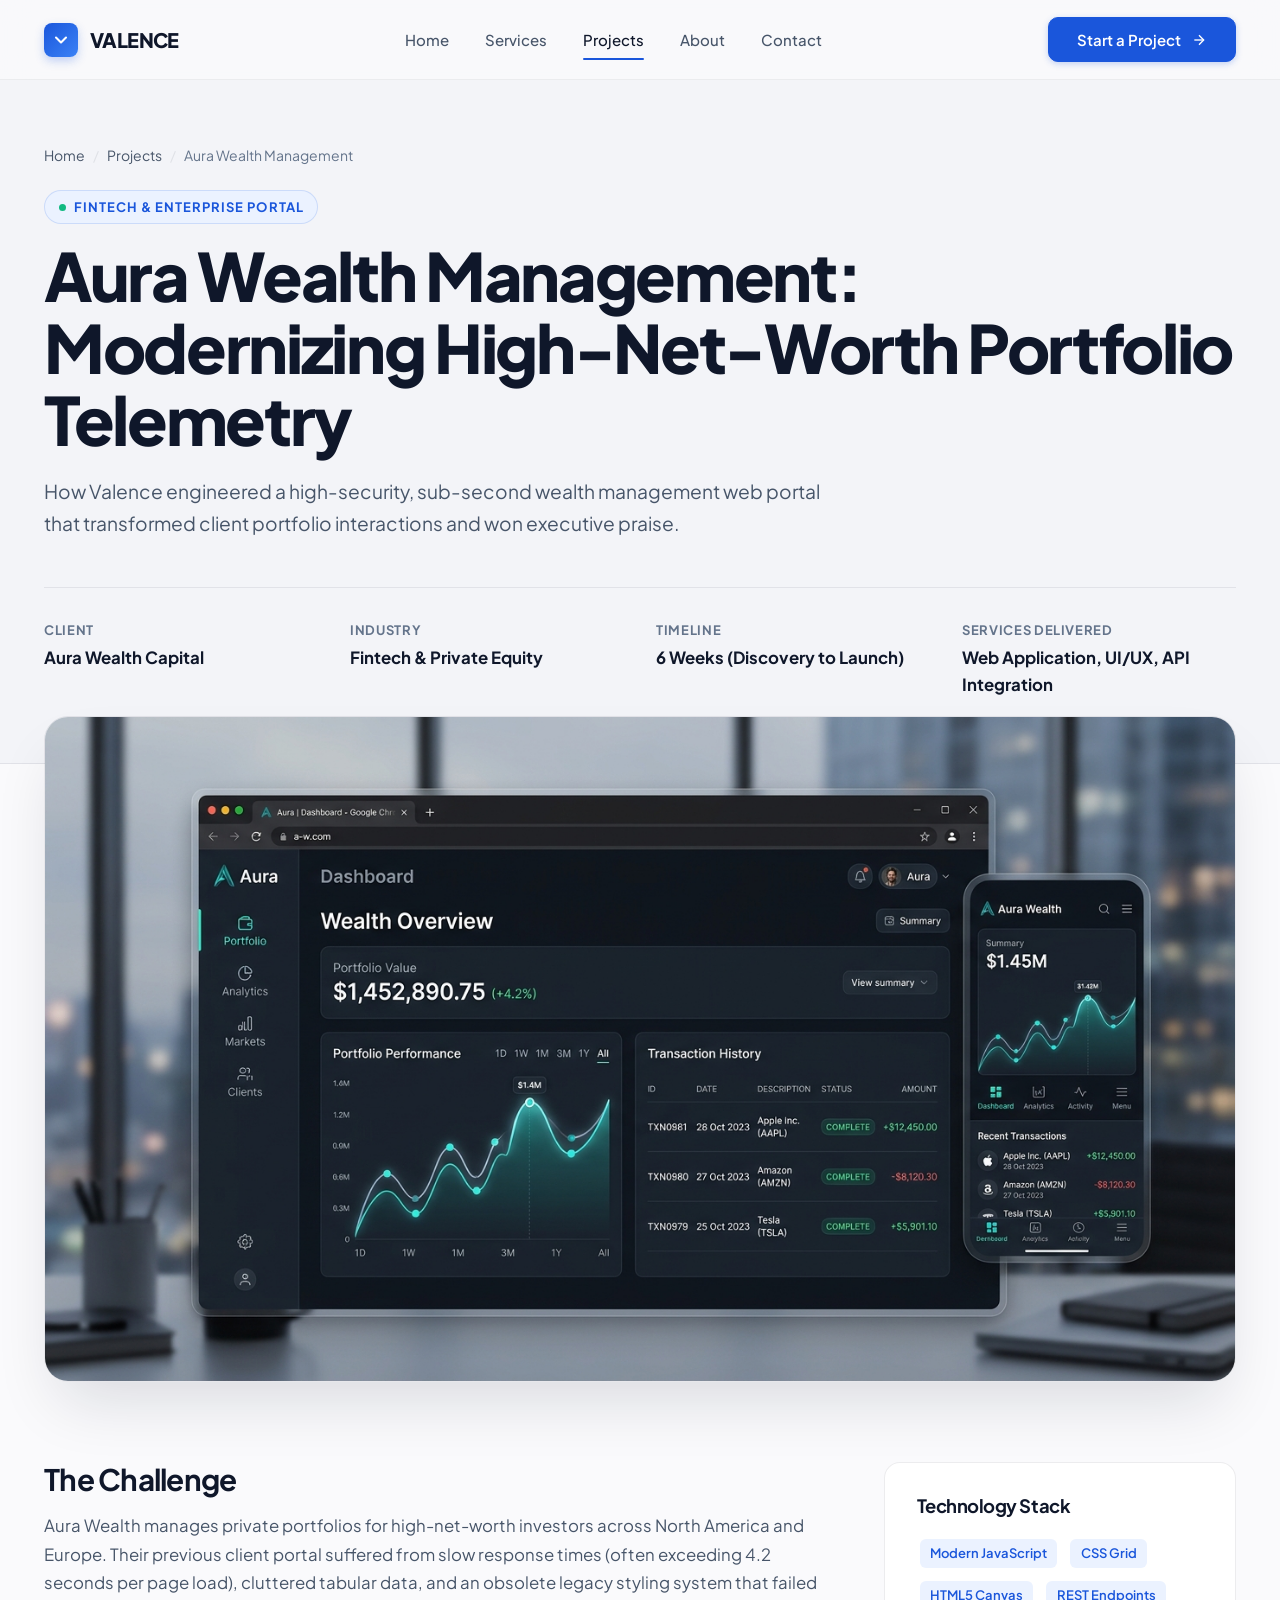
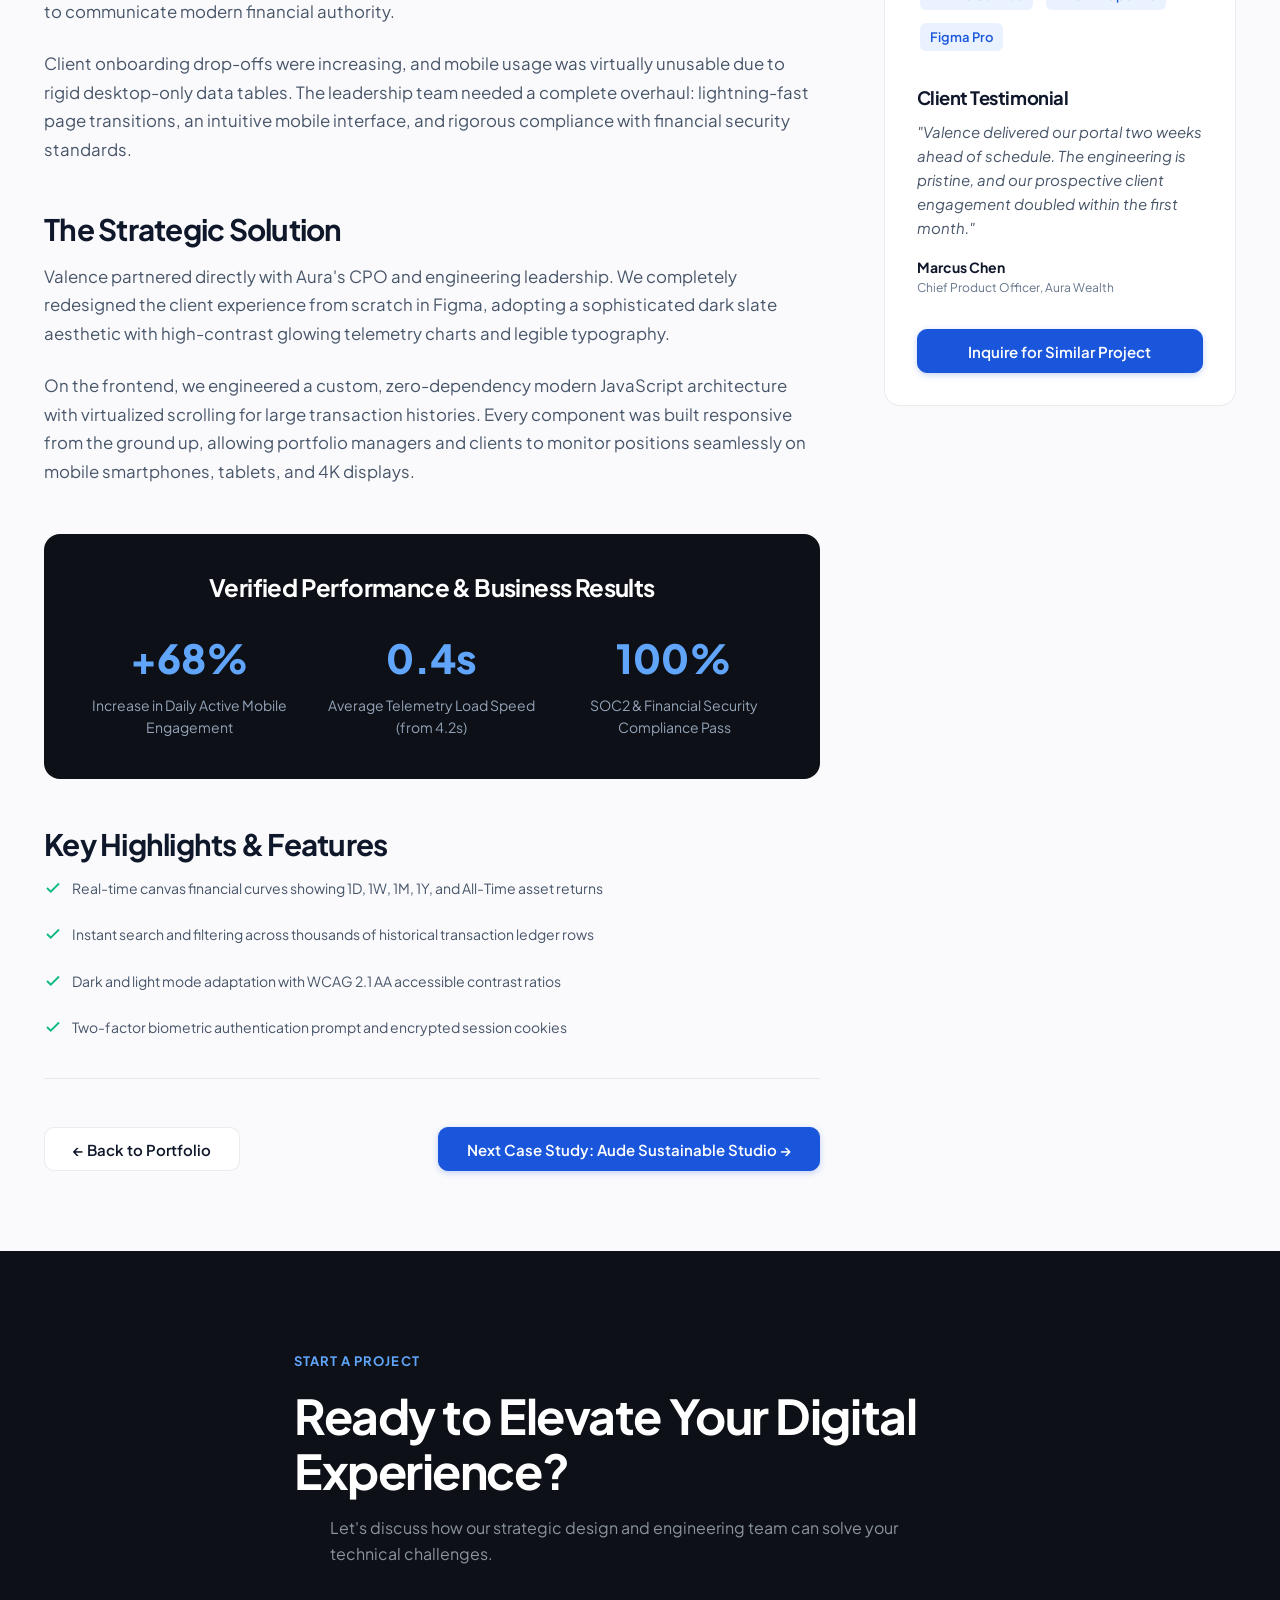
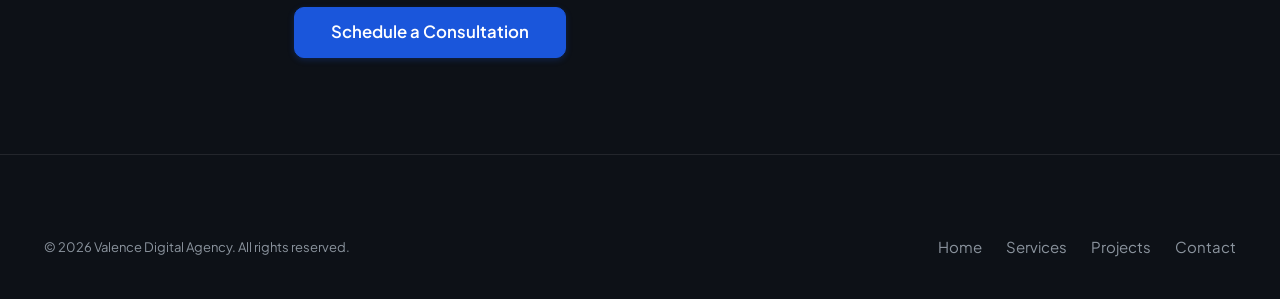
<file: case-study-fintech.html>
<!DOCTYPE html>
<html lang="en">
<head>
  <meta charset="UTF-8">
  <meta name="viewport" content="width=device-width, initial-scale=1.0">
  <title>Aura Wealth Management Case Study — VALENCE Digital</title>
  <meta name="description" content="Discover how Valence engineered a secure, modern wealth management web portal and portfolio analytics dashboard for Aura Wealth.">
  
  <meta property="og:type" content="article">
  <meta property="og:title" content="Aura Wealth Management Case Study — VALENCE Digital">
  <meta property="og:description" content="Fintech web application engineering, secure dashboards, and high-performance design architecture.">
  <meta property="og:image" content="assets/images/project-fintech.jpg">
  <meta name="theme-color" content="#1A56DB">

  <link rel="icon" href="data:image/svg+xml,<svg xmlns='http://www.w3.org/2000/svg' viewBox='0 0 32 32'><rect width='32' height='32' rx='8' fill='%231A56DB'/><path d='M9 10L16 23L23 10' stroke='white' stroke-width='3.5' stroke-linecap='round' stroke-linejoin='round'/></svg>">
  <link rel="stylesheet" href="assets/css/main.css">
</head>
<body>

  <!-- ==================== HEADER NAVIGATION ==================== -->
  <header class="site-header" id="site-header">
    <div class="container header-container">
      <a href="index.html" class="brand-logo" aria-label="Valence Studio Homepage">
        <span class="brand-mark">
          <svg width="20" height="20" viewBox="0 0 24 24" fill="none" stroke="currentColor" stroke-width="2.5" stroke-linecap="round" stroke-linejoin="round">
            <polyline points="6 9 12 15 18 9"></polyline>
          </svg>
        </span>
        <span>VALENCE</span>
      </a>

      <nav class="nav-links" aria-label="Main Navigation">
        <a href="index.html" class="nav-link">Home</a>
        <a href="services.html" class="nav-link">Services</a>
        <a href="projects.html" class="nav-link active">Projects</a>
        <a href="about.html" class="nav-link">About</a>
        <a href="contact.html" class="nav-link">Contact</a>
      </nav>

      <div class="header-actions">
        <a href="contact.html" class="btn btn-primary" id="header-cta-btn">
          Start a Project
          <svg width="16" height="16" viewBox="0 0 24 24" fill="none" stroke="currentColor" stroke-width="2">
            <line x1="5" y1="12" x2="19" y2="12"></line>
            <polyline points="12 5 19 12 12 19"></polyline>
          </svg>
        </a>

        <button class="mobile-toggle" aria-label="Toggle Navigation Menu" aria-expanded="false">
          <svg width="26" height="26" viewBox="0 0 24 24" fill="none" stroke="currentColor" stroke-width="2">
            <line x1="3" y1="12" x2="21" y2="12"></line>
            <line x1="3" y1="6" x2="21" y2="6"></line>
            <line x1="3" y1="18" x2="21" y2="18"></line>
          </svg>
        </button>
      </div>
    </div>
  </header>

  <!-- Mobile Drawer -->
  <div class="mobile-drawer" role="dialog" aria-modal="true" aria-label="Mobile Navigation">
    <div class="mobile-content">
      <div class="mobile-header">
        <div class="brand-logo">
          <span class="brand-mark">V</span>
          <span>VALENCE</span>
        </div>
        <button class="mobile-close-btn" aria-label="Close Navigation" style="font-size: 1.5rem; color: var(--text-main); padding: 0.5rem;">
          <svg width="24" height="24" viewBox="0 0 24 24" fill="none" stroke="currentColor" stroke-width="2">
            <line x1="18" y1="6" x2="6" y2="18"></line>
            <line x1="6" y1="6" x2="18" y2="18"></line>
          </svg>
        </button>
      </div>
      <nav class="mobile-nav-links">
        <a href="index.html" class="mobile-nav-link">Home</a>
        <a href="services.html" class="mobile-nav-link">Services</a>
        <a href="projects.html" class="mobile-nav-link active">Projects</a>
        <a href="about.html" class="mobile-nav-link">About</a>
        <a href="contact.html" class="mobile-nav-link">Contact</a>
      </nav>
      <div style="margin-top: auto;">
        <a href="contact.html" class="btn btn-primary" style="width: 100%;">
          Start a Project
        </a>
      </div>
    </div>
  </div>

  <main id="main-content">

    <!-- Case Study Hero -->
    <section class="case-study-hero">
      <div class="container">
        <nav class="breadcrumbs" aria-label="Breadcrumb">
          <a href="index.html">Home</a>
          <span class="sep">/</span>
          <a href="projects.html">Projects</a>
          <span class="sep">/</span>
          <span aria-current="page">Aura Wealth Management</span>
        </nav>

        <span class="eyebrow eyebrow-pill">
          <span class="pulse-dot"></span> Fintech & Enterprise Portal
        </span>
        <h1 class="display-title" style="margin-bottom: 1.25rem;">
          Aura Wealth Management: Modernizing High-Net-Worth Portfolio Telemetry
        </h1>
        <p class="section-subtitle" style="max-width: 800px; font-size: 1.2rem;">
          How Valence engineered a high-security, sub-second wealth management web portal that transformed client portfolio interactions and won executive praise.
        </p>

        <!-- Project Metadata Grid -->
        <div class="case-study-meta-grid">
          <div class="case-meta-item">
            <div class="meta-label">Client</div>
            <div class="meta-value">Aura Wealth Capital</div>
          </div>
          <div class="case-meta-item">
            <div class="meta-label">Industry</div>
            <div class="meta-value">Fintech & Private Equity</div>
          </div>
          <div class="case-meta-item">
            <div class="meta-label">Timeline</div>
            <div class="meta-value">6 Weeks (Discovery to Launch)</div>
          </div>
          <div class="case-meta-item">
            <div class="meta-label">Services Delivered</div>
            <div class="meta-value">Web Application, UI/UX, API Integration</div>
          </div>
        </div>
      </div>
    </section>

    <!-- Main Content & Case Visuals -->
    <div class="container">
      <img 
        src="assets/images/project-fintech.jpg" 
        alt="Aura Wealth Management dashboard visual interface mockup"
        class="case-study-featured-img"
        width="1200"
        height="675"
      >

      <div class="case-content-layout">
        <div class="case-main-body">
          
          <h2>The Challenge</h2>
          <p>
            Aura Wealth manages private portfolios for high-net-worth investors across North America and Europe. Their previous client portal suffered from slow response times (often exceeding 4.2 seconds per page load), cluttered tabular data, and an obsolete legacy styling system that failed to communicate modern financial authority.
          </p>
          <p>
            Client onboarding drop-offs were increasing, and mobile usage was virtually unusable due to rigid desktop-only data tables. The leadership team needed a complete overhaul: lightning-fast page transitions, an intuitive mobile interface, and rigorous compliance with financial security standards.
          </p>

          <h2>The Strategic Solution</h2>
          <p>
            Valence partnered directly with Aura's CPO and engineering leadership. We completely redesigned the client experience from scratch in Figma, adopting a sophisticated dark slate aesthetic with high-contrast glowing telemetry charts and legible typography.
          </p>
          <p>
            On the frontend, we engineered a custom, zero-dependency modern JavaScript architecture with virtualized scrolling for large transaction histories. Every component was built responsive from the ground up, allowing portfolio managers and clients to monitor positions seamlessly on mobile smartphones, tablets, and 4K displays.
          </p>

          <!-- Verified Results Box -->
          <div class="case-results-card">
            <h3 style="color: #fff; font-size: 1.5rem; margin-bottom: 1.5rem; text-align: center;">
              Verified Performance & Business Results
            </h3>
            <div class="case-results-grid">
              <div>
                <div class="case-stat-big">+68%</div>
                <div style="font-size: 0.875rem; color: #94A3B8;">Increase in Daily Active Mobile Engagement</div>
              </div>
              <div>
                <div class="case-stat-big">0.4s</div>
                <div style="font-size: 0.875rem; color: #94A3B8;">Average Telemetry Load Speed (from 4.2s)</div>
              </div>
              <div>
                <div class="case-stat-big">100%</div>
                <div style="font-size: 0.875rem; color: #94A3B8;">SOC2 & Financial Security Compliance Pass</div>
              </div>
            </div>
          </div>

          <h2>Key Highlights & Features</h2>
          <ul class="principles-list" style="margin-bottom: 2rem;">
            <li class="deliverable-item"><svg width="18" height="18" viewBox="0 0 24 24" fill="none" stroke="currentColor" stroke-width="2.5"><polyline points="20 6 9 17 4 12"></polyline></svg> Real-time canvas financial curves showing 1D, 1W, 1M, 1Y, and All-Time asset returns</li>
            <li class="deliverable-item"><svg width="18" height="18" viewBox="0 0 24 24" fill="none" stroke="currentColor" stroke-width="2.5"><polyline points="20 6 9 17 4 12"></polyline></svg> Instant search and filtering across thousands of historical transaction ledger rows</li>
            <li class="deliverable-item"><svg width="18" height="18" viewBox="0 0 24 24" fill="none" stroke="currentColor" stroke-width="2.5"><polyline points="20 6 9 17 4 12"></polyline></svg> Dark and light mode adaptation with WCAG 2.1 AA accessible contrast ratios</li>
            <li class="deliverable-item"><svg width="18" height="18" viewBox="0 0 24 24" fill="none" stroke="currentColor" stroke-width="2.5"><polyline points="20 6 9 17 4 12"></polyline></svg> Two-factor biometric authentication prompt and encrypted session cookies</li>
          </ul>

          <div style="display: flex; justify-content: space-between; align-items: center; padding-top: 3rem; border-top: 1px solid var(--border-color); flex-wrap: wrap; gap: 1rem;">
            <a href="projects.html" class="btn btn-secondary">&larr; Back to Portfolio</a>
            <a href="case-study-ecommerce.html" class="btn btn-primary">Next Case Study: Aude Sustainable Studio &rarr;</a>
          </div>
        </div>

        <!-- Sidebar Summary -->
        <aside>
          <div class="case-sidebar-card">
            <h4 style="font-size: 1.15rem; margin-bottom: 1.25rem;">Technology Stack</h4>
            <div style="display: flex; gap: 0.4rem; flex-wrap: wrap; margin-bottom: 2rem;">
              <span class="tech-badge">Modern JavaScript</span>
              <span class="tech-badge">CSS Grid</span>
              <span class="tech-badge">HTML5 Canvas</span>
              <span class="tech-badge">REST Endpoints</span>
              <span class="tech-badge">Figma Pro</span>
            </div>

            <h4 style="font-size: 1.15rem; margin-bottom: 0.75rem;">Client Testimonial</h4>
            <p style="font-size: 0.9375rem; color: var(--text-secondary); line-height: 1.6; margin-bottom: 1rem; font-style: italic;">
              "Valence delivered our portal two weeks ahead of schedule. The engineering is pristine, and our prospective client engagement doubled within the first month."
            </p>
            <div style="font-weight: 700; font-size: 0.875rem;">Marcus Chen</div>
            <div style="font-size: 0.75rem; color: var(--text-muted); margin-bottom: 2rem;">Chief Product Officer, Aura Wealth</div>

            <a href="contact.html?service=web-development" class="btn btn-primary" style="width: 100%;">
              Inquire for Similar Project
            </a>
          </div>
        </aside>
      </div>
    </div>

    <!-- Bottom CTA -->
    <section class="section section-dark" style="margin-top: 5rem;">
      <div class="container text-center" style="max-width: 740px;">
        <span class="eyebrow eyebrow-dark">Start a Project</span>
        <h2 class="section-title">Ready to Elevate Your Digital Experience?</h2>
        <p class="section-subtitle" style="margin: 0 auto 2.5rem;">
          Let's discuss how our strategic design and engineering team can solve your technical challenges.
        </p>
        <a href="contact.html" class="btn btn-primary" style="font-size: 1.05rem; padding: 1rem 2.25rem;">
          Schedule a Consultation
        </a>
      </div>
    </section>

  </main>

  <!-- ==================== FOOTER ==================== -->
  <footer class="site-footer">
    <div class="container">
      <div class="footer-bottom-row" style="border-top: none; padding-top: 0;">
        <div>&copy; 2026 Valence Digital Agency. All rights reserved.</div>
        <div class="footer-legal-links">
          <a href="index.html" class="footer-link">Home</a>
          <a href="services.html" class="footer-link">Services</a>
          <a href="projects.html" class="footer-link">Projects</a>
          <a href="contact.html" class="footer-link">Contact</a>
        </div>
      </div>
    </div>
  </footer>

  <script src="assets/js/main.js"></script>
</body>
</html>
</file>
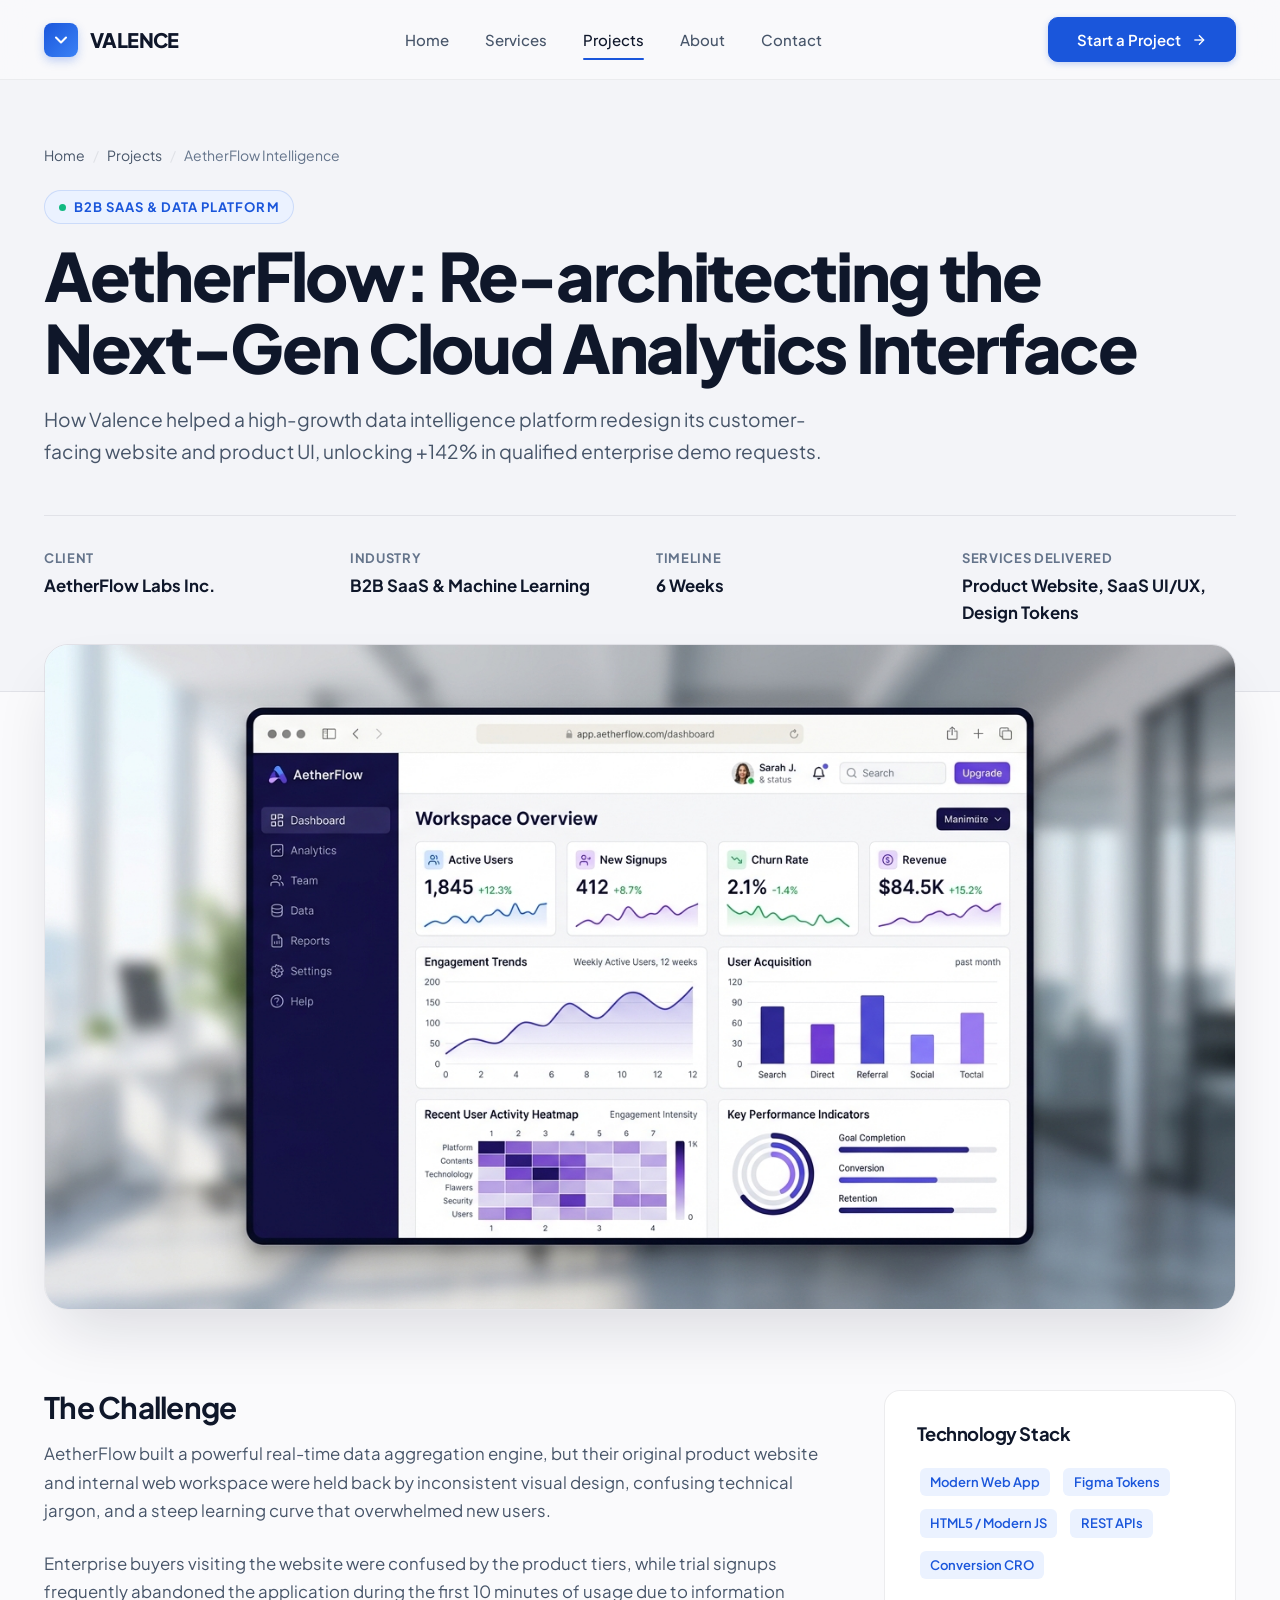
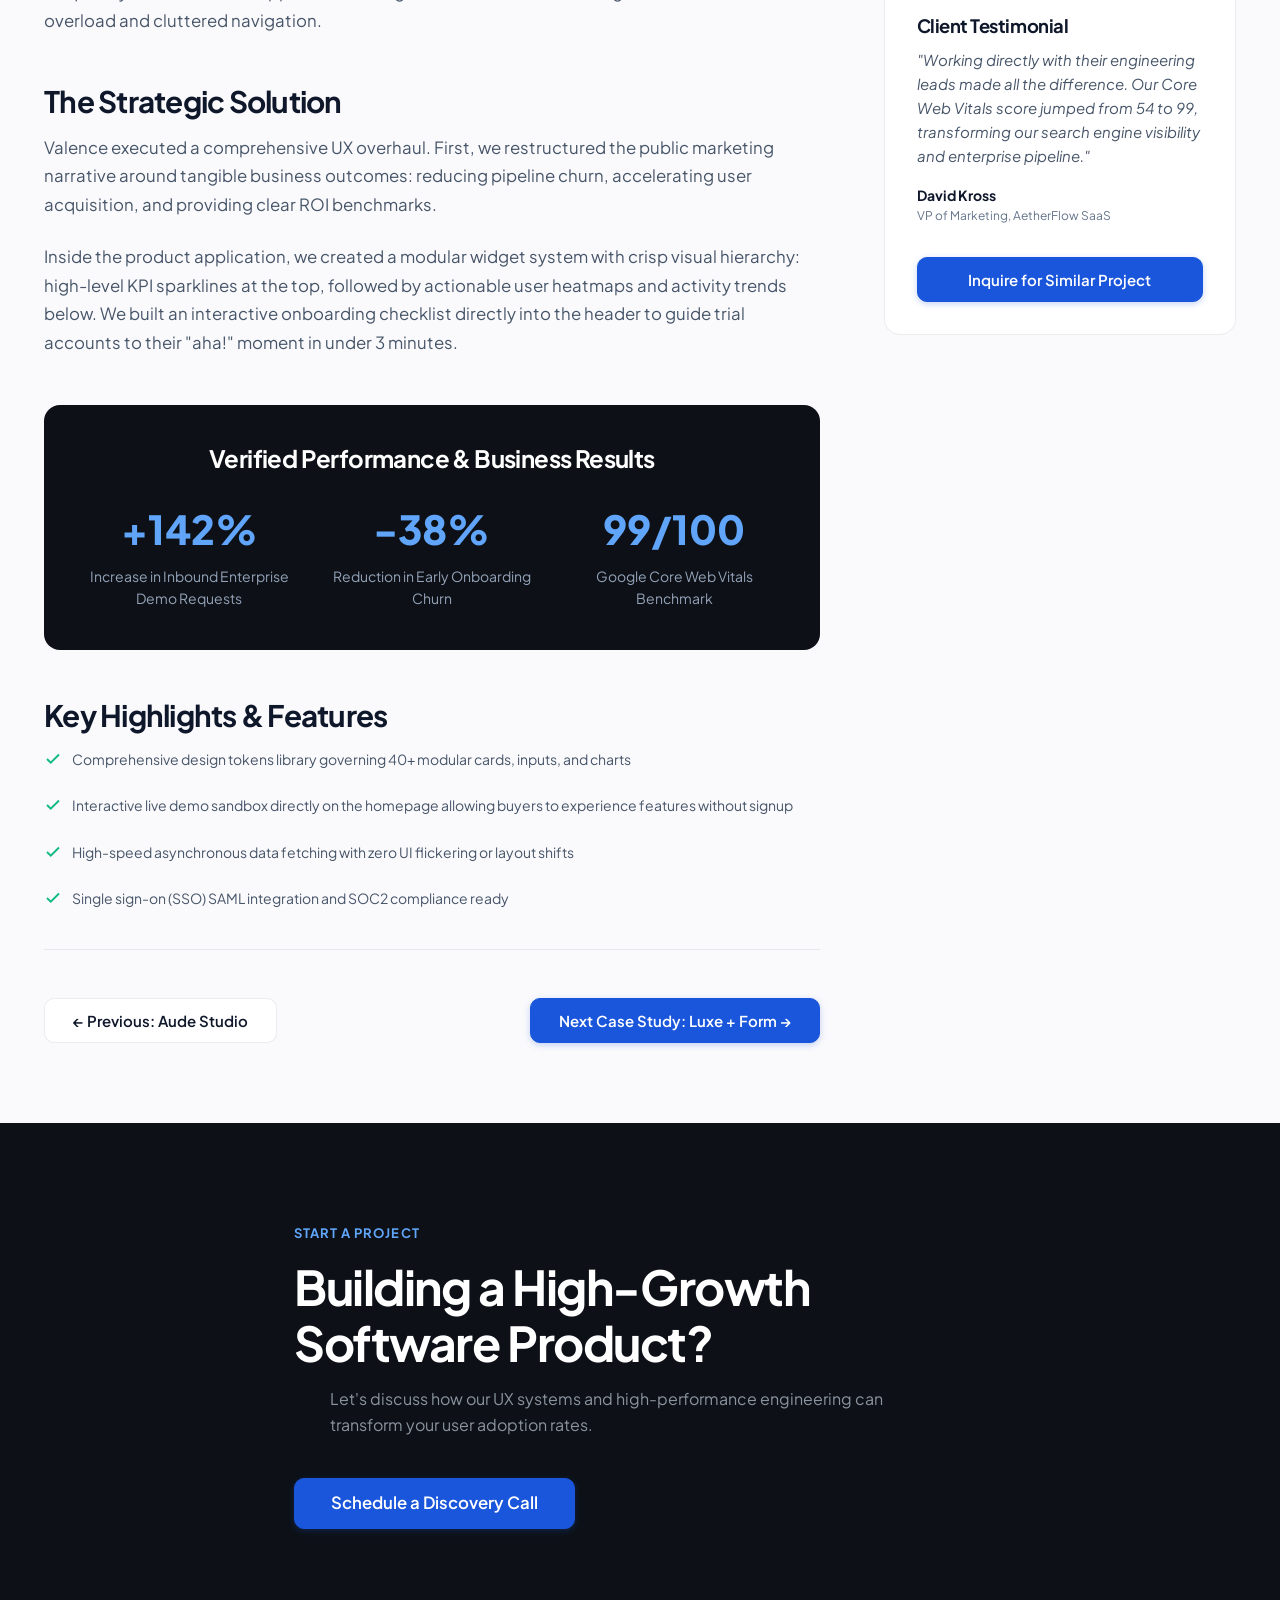
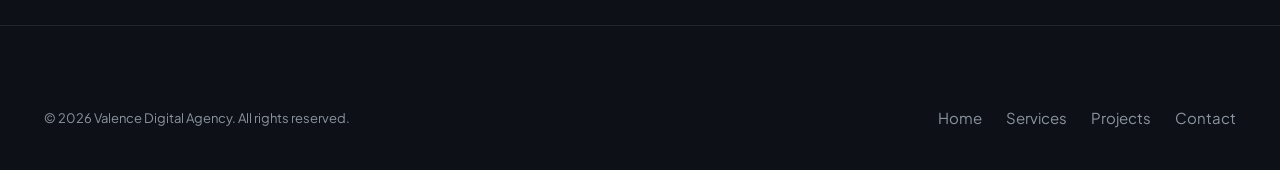
<file: case-study-saas.html>
<!DOCTYPE html>
<html lang="en">
<head>
  <meta charset="UTF-8">
  <meta name="viewport" content="width=device-width, initial-scale=1.0">
  <title>AetherFlow SaaS Analytics Case Study — VALENCE Digital</title>
  <meta name="description" content="How Valence redesigned AetherFlow's B2B SaaS web platform, yielding a +142% increase in demo requests and +38% onboarding retention.">
  
  <meta property="og:type" content="article">
  <meta property="og:title" content="AetherFlow SaaS Analytics Case Study — VALENCE Digital">
  <meta property="og:description" content="B2B SaaS design system, interactive analytics dashboards, and conversion rate optimization.">
  <meta property="og:image" content="assets/images/project-saas.jpg">
  <meta name="theme-color" content="#1A56DB">

  <link rel="icon" href="data:image/svg+xml,<svg xmlns='http://www.w3.org/2000/svg' viewBox='0 0 32 32'><rect width='32' height='32' rx='8' fill='%231A56DB'/><path d='M9 10L16 23L23 10' stroke='white' stroke-width='3.5' stroke-linecap='round' stroke-linejoin='round'/></svg>">
  <link rel="stylesheet" href="assets/css/main.css">
</head>
<body>

  <!-- ==================== HEADER NAVIGATION ==================== -->
  <header class="site-header" id="site-header">
    <div class="container header-container">
      <a href="index.html" class="brand-logo" aria-label="Valence Studio Homepage">
        <span class="brand-mark">
          <svg width="20" height="20" viewBox="0 0 24 24" fill="none" stroke="currentColor" stroke-width="2.5" stroke-linecap="round" stroke-linejoin="round">
            <polyline points="6 9 12 15 18 9"></polyline>
          </svg>
        </span>
        <span>VALENCE</span>
      </a>

      <nav class="nav-links" aria-label="Main Navigation">
        <a href="index.html" class="nav-link">Home</a>
        <a href="services.html" class="nav-link">Services</a>
        <a href="projects.html" class="nav-link active">Projects</a>
        <a href="about.html" class="nav-link">About</a>
        <a href="contact.html" class="nav-link">Contact</a>
      </nav>

      <div class="header-actions">
        <a href="contact.html" class="btn btn-primary" id="header-cta-btn">
          Start a Project
          <svg width="16" height="16" viewBox="0 0 24 24" fill="none" stroke="currentColor" stroke-width="2">
            <line x1="5" y1="12" x2="19" y2="12"></line>
            <polyline points="12 5 19 12 12 19"></polyline>
          </svg>
        </a>

        <button class="mobile-toggle" aria-label="Toggle Navigation Menu" aria-expanded="false">
          <svg width="26" height="26" viewBox="0 0 24 24" fill="none" stroke="currentColor" stroke-width="2">
            <line x1="3" y1="12" x2="21" y2="12"></line>
            <line x1="3" y1="6" x2="21" y2="6"></line>
            <line x1="3" y1="18" x2="21" y2="18"></line>
          </svg>
        </button>
      </div>
    </div>
  </header>

  <!-- Mobile Drawer -->
  <div class="mobile-drawer" role="dialog" aria-modal="true" aria-label="Mobile Navigation">
    <div class="mobile-content">
      <div class="mobile-header">
        <div class="brand-logo">
          <span class="brand-mark">V</span>
          <span>VALENCE</span>
        </div>
        <button class="mobile-close-btn" aria-label="Close Navigation" style="font-size: 1.5rem; color: var(--text-main); padding: 0.5rem;">
          <svg width="24" height="24" viewBox="0 0 24 24" fill="none" stroke="currentColor" stroke-width="2">
            <line x1="18" y1="6" x2="6" y2="18"></line>
            <line x1="6" y1="6" x2="18" y2="18"></line>
          </svg>
        </button>
      </div>
      <nav class="mobile-nav-links">
        <a href="index.html" class="mobile-nav-link">Home</a>
        <a href="services.html" class="mobile-nav-link">Services</a>
        <a href="projects.html" class="mobile-nav-link active">Projects</a>
        <a href="about.html" class="mobile-nav-link">About</a>
        <a href="contact.html" class="mobile-nav-link">Contact</a>
      </nav>
      <div style="margin-top: auto;">
        <a href="contact.html" class="btn btn-primary" style="width: 100%;">
          Start a Project
        </a>
      </div>
    </div>
  </div>

  <main id="main-content">

    <!-- Case Study Hero -->
    <section class="case-study-hero">
      <div class="container">
        <nav class="breadcrumbs" aria-label="Breadcrumb">
          <a href="index.html">Home</a>
          <span class="sep">/</span>
          <a href="projects.html">Projects</a>
          <span class="sep">/</span>
          <span aria-current="page">AetherFlow Intelligence</span>
        </nav>

        <span class="eyebrow eyebrow-pill">
          <span class="pulse-dot"></span> B2B SaaS & Data Platform
        </span>
        <h1 class="display-title" style="margin-bottom: 1.25rem;">
          AetherFlow: Re-architecting the Next-Gen Cloud Analytics Interface
        </h1>
        <p class="section-subtitle" style="max-width: 800px; font-size: 1.2rem;">
          How Valence helped a high-growth data intelligence platform redesign its customer-facing website and product UI, unlocking +142% in qualified enterprise demo requests.
        </p>

        <!-- Project Metadata Grid -->
        <div class="case-study-meta-grid">
          <div class="case-meta-item">
            <div class="meta-label">Client</div>
            <div class="meta-value">AetherFlow Labs Inc.</div>
          </div>
          <div class="case-meta-item">
            <div class="meta-label">Industry</div>
            <div class="meta-value">B2B SaaS & Machine Learning</div>
          </div>
          <div class="case-meta-item">
            <div class="meta-label">Timeline</div>
            <div class="meta-value">6 Weeks</div>
          </div>
          <div class="case-meta-item">
            <div class="meta-label">Services Delivered</div>
            <div class="meta-value">Product Website, SaaS UI/UX, Design Tokens</div>
          </div>
        </div>
      </div>
    </section>

    <!-- Main Content & Case Visuals -->
    <div class="container">
      <img 
        src="assets/images/project-saas.jpg" 
        alt="AetherFlow SaaS analytics workspace overview and dashboard widgets mockup"
        class="case-study-featured-img"
        width="1200"
        height="675"
      >

      <div class="case-content-layout">
        <div class="case-main-body">
          
          <h2>The Challenge</h2>
          <p>
            AetherFlow built a powerful real-time data aggregation engine, but their original product website and internal web workspace were held back by inconsistent visual design, confusing technical jargon, and a steep learning curve that overwhelmed new users.
          </p>
          <p>
            Enterprise buyers visiting the website were confused by the product tiers, while trial signups frequently abandoned the application during the first 10 minutes of usage due to information overload and cluttered navigation.
          </p>

          <h2>The Strategic Solution</h2>
          <p>
            Valence executed a comprehensive UX overhaul. First, we restructured the public marketing narrative around tangible business outcomes: reducing pipeline churn, accelerating user acquisition, and providing clear ROI benchmarks.
          </p>
          <p>
            Inside the product application, we created a modular widget system with crisp visual hierarchy: high-level KPI sparklines at the top, followed by actionable user heatmaps and activity trends below. We built an interactive onboarding checklist directly into the header to guide trial accounts to their "aha!" moment in under 3 minutes.
          </p>

          <!-- Verified Results Box -->
          <div class="case-results-card">
            <h3 style="color: #fff; font-size: 1.5rem; margin-bottom: 1.5rem; text-align: center;">
              Verified Performance & Business Results
            </h3>
            <div class="case-results-grid">
              <div>
                <div class="case-stat-big">+142%</div>
                <div style="font-size: 0.875rem; color: #94A3B8;">Increase in Inbound Enterprise Demo Requests</div>
              </div>
              <div>
                <div class="case-stat-big">-38%</div>
                <div style="font-size: 0.875rem; color: #94A3B8;">Reduction in Early Onboarding Churn</div>
              </div>
              <div>
                <div class="case-stat-big">99/100</div>
                <div style="font-size: 0.875rem; color: #94A3B8;">Google Core Web Vitals Benchmark</div>
              </div>
            </div>
          </div>

          <h2>Key Highlights & Features</h2>
          <ul class="principles-list" style="margin-bottom: 2rem;">
            <li class="deliverable-item"><svg width="18" height="18" viewBox="0 0 24 24" fill="none" stroke="currentColor" stroke-width="2.5"><polyline points="20 6 9 17 4 12"></polyline></svg> Comprehensive design tokens library governing 40+ modular cards, inputs, and charts</li>
            <li class="deliverable-item"><svg width="18" height="18" viewBox="0 0 24 24" fill="none" stroke="currentColor" stroke-width="2.5"><polyline points="20 6 9 17 4 12"></polyline></svg> Interactive live demo sandbox directly on the homepage allowing buyers to experience features without signup</li>
            <li class="deliverable-item"><svg width="18" height="18" viewBox="0 0 24 24" fill="none" stroke="currentColor" stroke-width="2.5"><polyline points="20 6 9 17 4 12"></polyline></svg> High-speed asynchronous data fetching with zero UI flickering or layout shifts</li>
            <li class="deliverable-item"><svg width="18" height="18" viewBox="0 0 24 24" fill="none" stroke="currentColor" stroke-width="2.5"><polyline points="20 6 9 17 4 12"></polyline></svg> Single sign-on (SSO) SAML integration and SOC2 compliance ready</li>
          </ul>

          <div style="display: flex; justify-content: space-between; align-items: center; padding-top: 3rem; border-top: 1px solid var(--border-color); flex-wrap: wrap; gap: 1rem;">
            <a href="case-study-ecommerce.html" class="btn btn-secondary">&larr; Previous: Aude Studio</a>
            <a href="case-study-architect.html" class="btn btn-primary">Next Case Study: Luxe + Form &rarr;</a>
          </div>
        </div>

        <!-- Sidebar Summary -->
        <aside>
          <div class="case-sidebar-card">
            <h4 style="font-size: 1.15rem; margin-bottom: 1.25rem;">Technology Stack</h4>
            <div style="display: flex; gap: 0.4rem; flex-wrap: wrap; margin-bottom: 2rem;">
              <span class="tech-badge">Modern Web App</span>
              <span class="tech-badge">Figma Tokens</span>
              <span class="tech-badge">HTML5 / Modern JS</span>
              <span class="tech-badge">REST APIs</span>
              <span class="tech-badge">Conversion CRO</span>
            </div>

            <h4 style="font-size: 1.15rem; margin-bottom: 0.75rem;">Client Testimonial</h4>
            <p style="font-size: 0.9375rem; color: var(--text-secondary); line-height: 1.6; margin-bottom: 1rem; font-style: italic;">
              "Working directly with their engineering leads made all the difference. Our Core Web Vitals score jumped from 54 to 99, transforming our search engine visibility and enterprise pipeline."
            </p>
            <div style="font-weight: 700; font-size: 0.875rem;">David Kross</div>
            <div style="font-size: 0.75rem; color: var(--text-muted); margin-bottom: 2rem;">VP of Marketing, AetherFlow SaaS</div>

            <a href="contact.html?service=web-development" class="btn btn-primary" style="width: 100%;">
              Inquire for Similar Project
            </a>
          </div>
        </aside>
      </div>
    </div>

    <!-- Bottom CTA -->
    <section class="section section-dark" style="margin-top: 5rem;">
      <div class="container text-center" style="max-width: 740px;">
        <span class="eyebrow eyebrow-dark">Start a Project</span>
        <h2 class="section-title">Building a High-Growth Software Product?</h2>
        <p class="section-subtitle" style="margin: 0 auto 2.5rem;">
          Let's discuss how our UX systems and high-performance engineering can transform your user adoption rates.
        </p>
        <a href="contact.html?service=web-development" class="btn btn-primary" style="font-size: 1.05rem; padding: 1rem 2.25rem;">
          Schedule a Discovery Call
        </a>
      </div>
    </section>

  </main>

  <!-- ==================== FOOTER ==================== -->
  <footer class="site-footer">
    <div class="container">
      <div class="footer-bottom-row" style="border-top: none; padding-top: 0;">
        <div>&copy; 2026 Valence Digital Agency. All rights reserved.</div>
        <div class="footer-legal-links">
          <a href="index.html" class="footer-link">Home</a>
          <a href="services.html" class="footer-link">Services</a>
          <a href="projects.html" class="footer-link">Projects</a>
          <a href="contact.html" class="footer-link">Contact</a>
        </div>
      </div>
    </div>
  </footer>

  <script src="assets/js/main.js"></script>
</body>
</html>
</file>
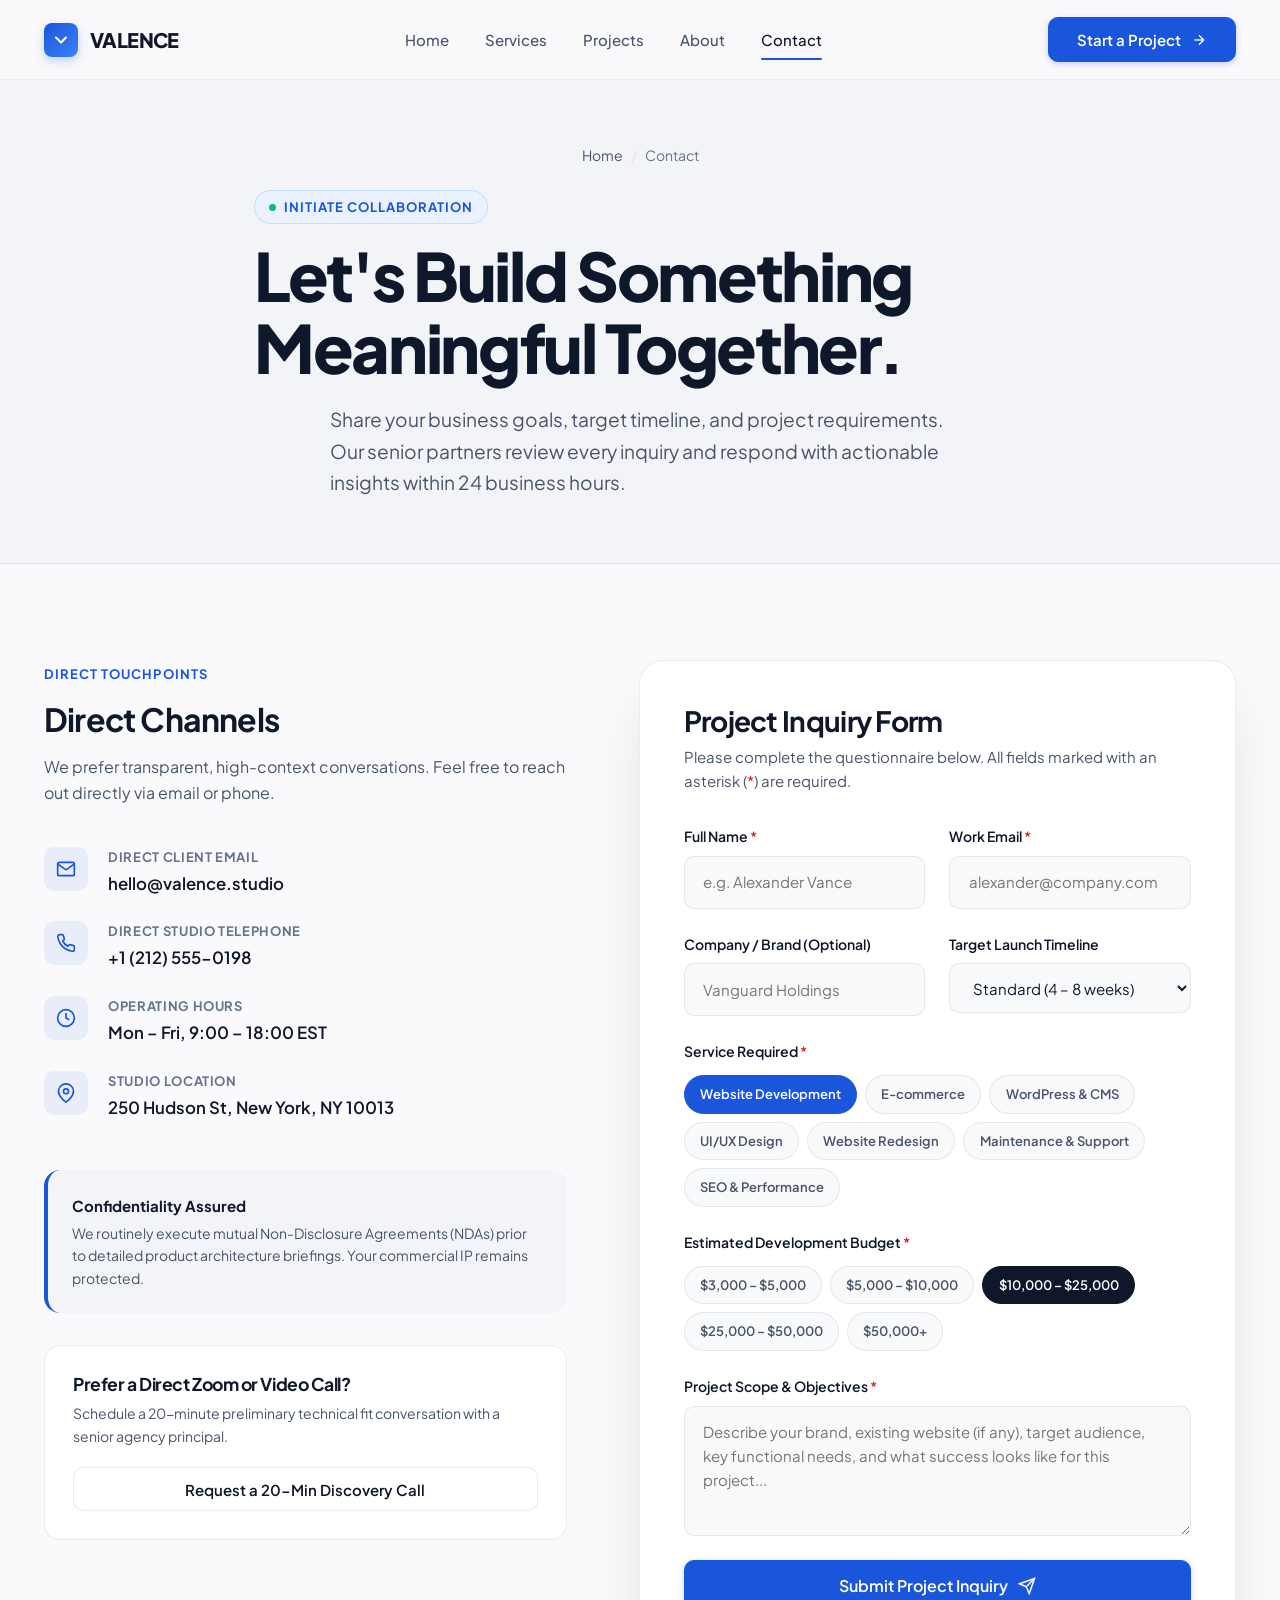
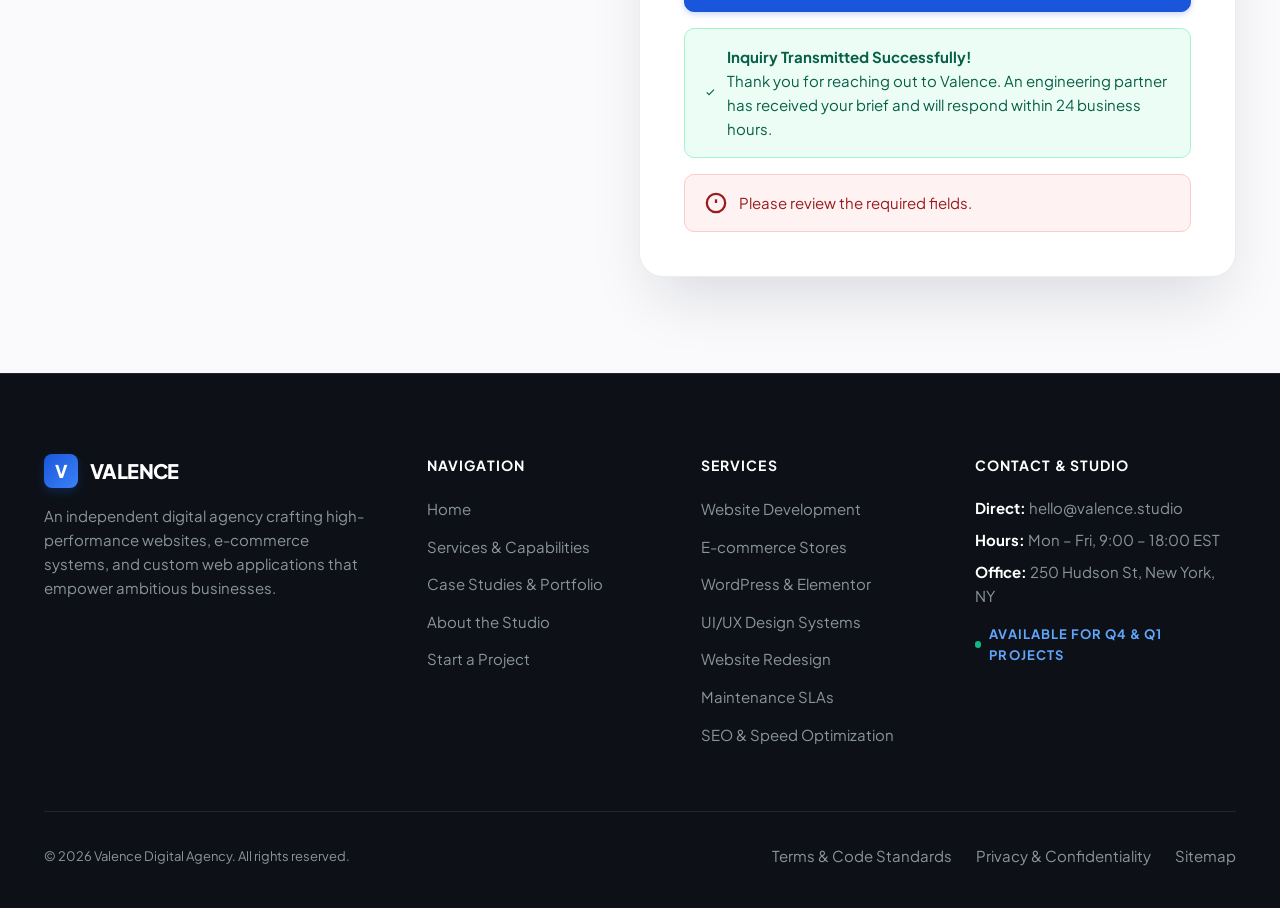
<file: contact.html>
<!DOCTYPE html>
<html lang="en">
<head>
  <meta charset="UTF-8">
  <meta name="viewport" content="width=device-width, initial-scale=1.0">
  <title>Start a Project & Contact — VALENCE Digital Agency</title>
  <meta name="description" content="Get in touch with Valence. Submit a project inquiry or book a discovery consultation for website development, e-commerce, WordPress, or UI/UX design.">
  
  <meta property="og:type" content="website">
  <meta property="og:title" content="Start a Project & Contact — VALENCE Digital Agency">
  <meta property="og:description" content="Tell us about your project requirements and receive a preliminary technical evaluation within 24 hours.">
  <meta property="og:image" content="assets/images/hero-showcase.jpg">
  <meta name="theme-color" content="#1A56DB">

  <link rel="icon" href="data:image/svg+xml,<svg xmlns='http://www.w3.org/2000/svg' viewBox='0 0 32 32'><rect width='32' height='32' rx='8' fill='%231A56DB'/><path d='M9 10L16 23L23 10' stroke='white' stroke-width='3.5' stroke-linecap='round' stroke-linejoin='round'/></svg>">
  <link rel="stylesheet" href="assets/css/main.css">
</head>
<body>

  <!-- ==================== HEADER NAVIGATION ==================== -->
  <header class="site-header" id="site-header">
    <div class="container header-container">
      <a href="index.html" class="brand-logo" aria-label="Valence Studio Homepage">
        <span class="brand-mark">
          <svg width="20" height="20" viewBox="0 0 24 24" fill="none" stroke="currentColor" stroke-width="2.5" stroke-linecap="round" stroke-linejoin="round">
            <polyline points="6 9 12 15 18 9"></polyline>
          </svg>
        </span>
        <span>VALENCE</span>
      </a>

      <nav class="nav-links" aria-label="Main Navigation">
        <a href="index.html" class="nav-link">Home</a>
        <a href="services.html" class="nav-link">Services</a>
        <a href="projects.html" class="nav-link">Projects</a>
        <a href="about.html" class="nav-link">About</a>
        <a href="contact.html" class="nav-link active">Contact</a>
      </nav>

      <div class="header-actions">
        <a href="contact.html" class="btn btn-primary" id="header-cta-btn">
          Start a Project
          <svg width="16" height="16" viewBox="0 0 24 24" fill="none" stroke="currentColor" stroke-width="2">
            <line x1="5" y1="12" x2="19" y2="12"></line>
            <polyline points="12 5 19 12 12 19"></polyline>
          </svg>
        </a>

        <button class="mobile-toggle" aria-label="Toggle Navigation Menu" aria-expanded="false">
          <svg width="26" height="26" viewBox="0 0 24 24" fill="none" stroke="currentColor" stroke-width="2">
            <line x1="3" y1="12" x2="21" y2="12"></line>
            <line x1="3" y1="6" x2="21" y2="6"></line>
            <line x1="3" y1="18" x2="21" y2="18"></line>
          </svg>
        </button>
      </div>
    </div>
  </header>

  <!-- Mobile Drawer -->
  <div class="mobile-drawer" role="dialog" aria-modal="true" aria-label="Mobile Navigation">
    <div class="mobile-content">
      <div class="mobile-header">
        <div class="brand-logo">
          <span class="brand-mark">V</span>
          <span>VALENCE</span>
        </div>
        <button class="mobile-close-btn" aria-label="Close Navigation" style="font-size: 1.5rem; color: var(--text-main); padding: 0.5rem;">
          <svg width="24" height="24" viewBox="0 0 24 24" fill="none" stroke="currentColor" stroke-width="2">
            <line x1="18" y1="6" x2="6" y2="18"></line>
            <line x1="6" y1="6" x2="18" y2="18"></line>
          </svg>
        </button>
      </div>
      <nav class="mobile-nav-links">
        <a href="index.html" class="mobile-nav-link">Home</a>
        <a href="services.html" class="mobile-nav-link">Services</a>
        <a href="projects.html" class="mobile-nav-link">Projects</a>
        <a href="about.html" class="mobile-nav-link">About</a>
        <a href="contact.html" class="mobile-nav-link active">Contact</a>
      </nav>
      <div style="margin-top: auto;">
        <a href="contact.html" class="btn btn-primary" style="width: 100%;">
          Start a Project
        </a>
      </div>
    </div>
  </div>

  <main id="main-content">

    <!-- Contact Hero -->
    <section class="case-study-hero">
      <div class="container text-center" style="max-width: 820px;">
        <nav class="breadcrumbs" style="justify-content: center;" aria-label="Breadcrumb">
          <a href="index.html">Home</a>
          <span class="sep">/</span>
          <span aria-current="page">Contact</span>
        </nav>
        <span class="eyebrow eyebrow-pill">
          <span class="pulse-dot"></span> Initiate Collaboration
        </span>
        <h1 class="display-title" style="margin-bottom: 1.25rem;">
          Let's Build Something Meaningful Together.
        </h1>
        <p class="section-subtitle" style="margin: 0 auto; font-size: 1.2rem;">
          Share your business goals, target timeline, and project requirements. Our senior partners review every inquiry and respond with actionable insights within 24 business hours.
        </p>
      </div>
    </section>

    <!-- Main Contact Grid -->
    <section class="section">
      <div class="container">
        <div class="contact-section-grid">
          
          <!-- Left Column: Studio Information -->
          <div class="contact-info-block">
            <span class="eyebrow">Direct Touchpoints</span>
            <h2 style="font-size: 2rem; margin-bottom: 1rem;">Direct Channels</h2>
            <p class="section-subtitle" style="margin-bottom: 2.5rem;">
              We prefer transparent, high-context conversations. Feel free to reach out directly via email or phone.
            </p>

            <div class="contact-channels">
              <div class="contact-channel-item">
                <div class="channel-icon">
                  <svg width="20" height="20" viewBox="0 0 24 24" fill="none" stroke="currentColor" stroke-width="2">
                    <path d="M4 4h16c1.1 0 2 .9 2 2v12c0 1.1-.9 2-2 2H4c-1.1 0-2-.9-2-2V6c0-1.1.9-2 2-2z"></path>
                    <polyline points="22,6 12,13 2,6"></polyline>
                  </svg>
                </div>
                <div>
                  <div class="channel-title">Direct Client Email</div>
                  <a href="mailto:hello@valence.studio" class="channel-value">hello@valence.studio</a>
                </div>
              </div>

              <div class="contact-channel-item">
                <div class="channel-icon">
                  <svg width="20" height="20" viewBox="0 0 24 24" fill="none" stroke="currentColor" stroke-width="2">
                    <path d="M22 16.92v3a2 2 0 0 1-2.18 2 19.79 19.79 0 0 1-8.63-3.07 19.5 19.5 0 0 1-6-6 19.79 19.79 0 0 1-3.07-8.67A2 2 0 0 1 4.11 2h3a2 2 0 0 1 2 1.72 12.84 12.84 0 0 0 .7 2.81 2 2 0 0 1-.45 2.11L8.09 9.91a16 16 0 0 0 6 6l1.27-1.27a2 2 0 0 1 2.11-.45 12.84 12.84 0 0 0 2.81.7A2 2 0 0 1 22 16.92z"></path>
                  </svg>
                </div>
                <div>
                  <div class="channel-title">Direct Studio Telephone</div>
                  <a href="tel:+12125550198" class="channel-value">+1 (212) 555-0198</a>
                </div>
              </div>

              <div class="contact-channel-item">
                <div class="channel-icon">
                  <svg width="20" height="20" viewBox="0 0 24 24" fill="none" stroke="currentColor" stroke-width="2">
                    <circle cx="12" cy="12" r="10"></circle>
                    <polyline points="12 6 12 12 16 14"></polyline>
                  </svg>
                </div>
                <div>
                  <div class="channel-title">Operating Hours</div>
                  <div class="channel-value">Mon – Fri, 9:00 – 18:00 EST</div>
                </div>
              </div>

              <div class="contact-channel-item">
                <div class="channel-icon">
                  <svg width="20" height="20" viewBox="0 0 24 24" fill="none" stroke="currentColor" stroke-width="2">
                    <path d="M21 10c0 7-9 13-9 13s-9-6-9-13a9 9 0 0 1 18 0z"></path>
                    <circle cx="12" cy="10" r="3"></circle>
                  </svg>
                </div>
                <div>
                  <div class="channel-title">Studio Location</div>
                  <div class="channel-value">250 Hudson St, New York, NY 10013</div>
                </div>
              </div>
            </div>

            <!-- NDA Assurance Card -->
            <div class="guarantee-box" style="margin-bottom: 2rem;">
              <div class="guarantee-title">Confidentiality Assured</div>
              <div class="guarantee-desc">
                We routinely execute mutual Non-Disclosure Agreements (NDAs) prior to detailed product architecture briefings. Your commercial IP remains protected.
              </div>
            </div>

            <!-- Booking teaser -->
            <div style="background: var(--bg-card); border: 1px solid var(--border-color); border-radius: var(--radius-lg); padding: 1.75rem;">
              <h4 style="font-size: 1.1rem; margin-bottom: 0.5rem;">Prefer a Direct Zoom or Video Call?</h4>
              <p style="font-size: 0.875rem; color: var(--text-secondary); margin-bottom: 1.25rem;">
                Schedule a 20-minute preliminary technical fit conversation with a senior agency principal.
              </p>
              <a href="mailto:hello@valence.studio?subject=Discovery%20Call%20Request" class="btn btn-secondary" style="width: 100%;">
                Request a 20-Min Discovery Call
              </a>
            </div>
          </div>

          <!-- Right Column: Interactive Form -->
          <div class="inquiry-form-card">
            <h3 style="font-size: 1.75rem; margin-bottom: 0.5rem;">Project Inquiry Form</h3>
            <p style="color: var(--text-secondary); font-size: 0.9375rem; margin-bottom: 2rem;">
              Please complete the questionnaire below. All fields marked with an asterisk (<span style="color: #DC2626;">*</span>) are required.
            </p>

            <form id="agency-inquiry-form" novalidate>
              <div class="form-grid">
                
                <!-- Full Name -->
                <div class="form-group">
                  <label for="client_name" class="form-label">Full Name <span class="req">*</span></label>
                  <input type="text" id="client_name" name="client_name" class="form-input" placeholder="e.g. Alexander Vance" required>
                </div>

                <!-- Email Address -->
                <div class="form-group">
                  <label for="client_email" class="form-label">Work Email <span class="req">*</span></label>
                  <input type="email" id="client_email" name="client_email" class="form-input" placeholder="alexander@company.com" required>
                </div>

                <!-- Company -->
                <div class="form-group">
                  <label for="company_name" class="form-label">Company / Brand (Optional)</label>
                  <input type="text" id="company_name" name="company_name" class="form-input" placeholder="Vanguard Holdings">
                </div>

                <!-- Timeline -->
                <div class="form-group">
                  <label for="project_timeline" class="form-label">Target Launch Timeline</label>
                  <select name="project_timeline" id="project_timeline" class="form-select">
                    <option value="urgent">Urgent (&lt; 4 weeks)</option>
                    <option value="standard" selected>Standard (4 – 8 weeks)</option>
                    <option value="quarter">Next Quarter (2 – 3 months)</option>
                    <option value="flexible">Flexible / Planning phase</option>
                  </select>
                </div>

                <!-- Service Selector Pills -->
                <div class="form-group full-width">
                  <label class="form-label">Service Required <span class="req">*</span></label>
                  <input type="hidden" name="selected_service" id="selected-service" value="web-development">
                  <div class="service-pills">
                    <button type="button" class="service-pill-btn active" data-value="web-development">Website Development</button>
                    <button type="button" class="service-pill-btn" data-value="ecommerce">E-commerce</button>
                    <button type="button" class="service-pill-btn" data-value="wordpress">WordPress & CMS</button>
                    <button type="button" class="service-pill-btn" data-value="ui-ux">UI/UX Design</button>
                    <button type="button" class="service-pill-btn" data-value="redesign">Website Redesign</button>
                    <button type="button" class="service-pill-btn" data-value="maintenance">Maintenance & Support</button>
                    <button type="button" class="service-pill-btn" data-value="seo-performance">SEO & Performance</button>
                  </div>
                </div>

                <!-- Budget Range Pills -->
                <div class="form-group full-width">
                  <label class="form-label">Estimated Development Budget <span class="req">*</span></label>
                  <input type="hidden" name="selected_budget" id="selected-budget" value="10k-25k">
                  <div class="budget-pills">
                    <button type="button" class="budget-pill-btn" data-value="3k-5k">$3,000 – $5,000</button>
                    <button type="button" class="budget-pill-btn" data-value="5k-10k">$5,000 – $10,000</button>
                    <button type="button" class="budget-pill-btn active" data-value="10k-25k">$10,000 – $25,000</button>
                    <button type="button" class="budget-pill-btn" data-value="25k-50k">$25,000 – $50,000</button>
                    <button type="button" class="budget-pill-btn" data-value="50k+">$50,000+</button>
                  </div>
                </div>

                <!-- Project Scope -->
                <div class="form-group full-width">
                  <label for="project_desc" class="form-label">Project Scope & Objectives <span class="req">*</span></label>
                  <textarea id="project_desc" name="project_desc" class="form-textarea" placeholder="Describe your brand, existing website (if any), target audience, key functional needs, and what success looks like for this project..." required></textarea>
                </div>
              </div>

              <button type="submit" class="btn btn-primary" style="width: 100%; font-size: 1rem; padding: 1rem;">
                Submit Project Inquiry
                <svg width="18" height="18" viewBox="0 0 24 24" fill="none" stroke="currentColor" stroke-width="2">
                  <line x1="22" y1="2" x2="11" y2="13"></line>
                  <polygon points="22 2 15 22 11 13 2 9 22 2"></polygon>
                </svg>
              </button>

              <div id="form-feedback-success" class="form-feedback success">
                <svg width="22" height="22" viewBox="0 0 24 24" fill="none" stroke="currentColor" stroke-width="2.5"><polyline points="20 6 9 17 4 12"></polyline></svg>
                <div class="feedback-text">
                  <strong>Inquiry Transmitted Successfully!</strong><br>
                  Thank you for reaching out to Valence. An engineering partner has received your brief and will respond within 24 business hours.
                </div>
              </div>

              <div id="form-feedback-error" class="form-feedback error">
                <svg width="22" height="22" viewBox="0 0 24 24" fill="none" stroke="currentColor" stroke-width="2.5"><circle cx="12" cy="12" r="10"></circle><line x1="12" y1="8" x2="12" y2="12"></line><line x1="12" y1="16" x2="12.01" y2="16"></line></svg>
                <div class="feedback-text">Please review the required fields.</div>
              </div>
            </form>
          </div>
        </div>
      </div>
    </section>

  </main>

  <!-- ==================== FOOTER ==================== -->
  <footer class="site-footer">
    <div class="container">
      <div class="footer-top-grid">
        <div class="footer-brand">
          <div class="brand-logo" style="color: #fff; margin-bottom: 1rem;">
            <span class="brand-mark">V</span>
            <span>VALENCE</span>
          </div>
          <p>
            An independent digital agency crafting high-performance websites, e-commerce systems, and custom web applications that empower ambitious businesses.
          </p>
        </div>

        <div>
          <div class="footer-col-title">Navigation</div>
          <ul class="footer-links-list">
            <li><a href="index.html" class="footer-link">Home</a></li>
            <li><a href="services.html" class="footer-link">Services & Capabilities</a></li>
            <li><a href="projects.html" class="footer-link">Case Studies & Portfolio</a></li>
            <li><a href="about.html" class="footer-link">About the Studio</a></li>
            <li><a href="contact.html" class="footer-link">Start a Project</a></li>
          </ul>
        </div>

        <div>
          <div class="footer-col-title">Services</div>
          <ul class="footer-links-list">
            <li><a href="services.html#service-webdev" class="footer-link">Website Development</a></li>
            <li><a href="services.html#service-ecommerce" class="footer-link">E-commerce Stores</a></li>
            <li><a href="services.html#service-wordpress" class="footer-link">WordPress & Elementor</a></li>
            <li><a href="services.html#service-uiux" class="footer-link">UI/UX Design Systems</a></li>
            <li><a href="services.html#service-redesign" class="footer-link">Website Redesign</a></li>
            <li><a href="services.html#service-maintenance" class="footer-link">Maintenance SLAs</a></li>
            <li><a href="services.html#service-seo" class="footer-link">SEO & Speed Optimization</a></li>
          </ul>
        </div>

        <div>
          <div class="footer-col-title">Contact & Studio</div>
          <div style="color: var(--text-dark-muted); font-size: 0.9375rem; line-height: 1.6;">
            <p style="margin-bottom: 0.5rem;"><strong style="color: #fff;">Direct:</strong> hello@valence.studio</p>
            <p style="margin-bottom: 0.5rem;"><strong style="color: #fff;">Hours:</strong> Mon – Fri, 9:00 – 18:00 EST</p>
            <p style="margin-bottom: 1rem;"><strong style="color: #fff;">Office:</strong> 250 Hudson St, New York, NY</p>
            <span class="eyebrow eyebrow-dark">
              <span class="pulse-dot"></span> Available for Q4 & Q1 Projects
            </span>
          </div>
        </div>
      </div>

      <div class="footer-bottom-row">
        <div>
          &copy; 2026 Valence Digital Agency. All rights reserved.
        </div>
        <div class="footer-legal-links">
          <a href="about.html" class="footer-link">Terms & Code Standards</a>
          <a href="contact.html" class="footer-link">Privacy & Confidentiality</a>
          <a href="index.html" class="footer-link">Sitemap</a>
        </div>
      </div>
    </div>
  </footer>

  <script src="assets/js/main.js"></script>
</body>
</html>
</file>
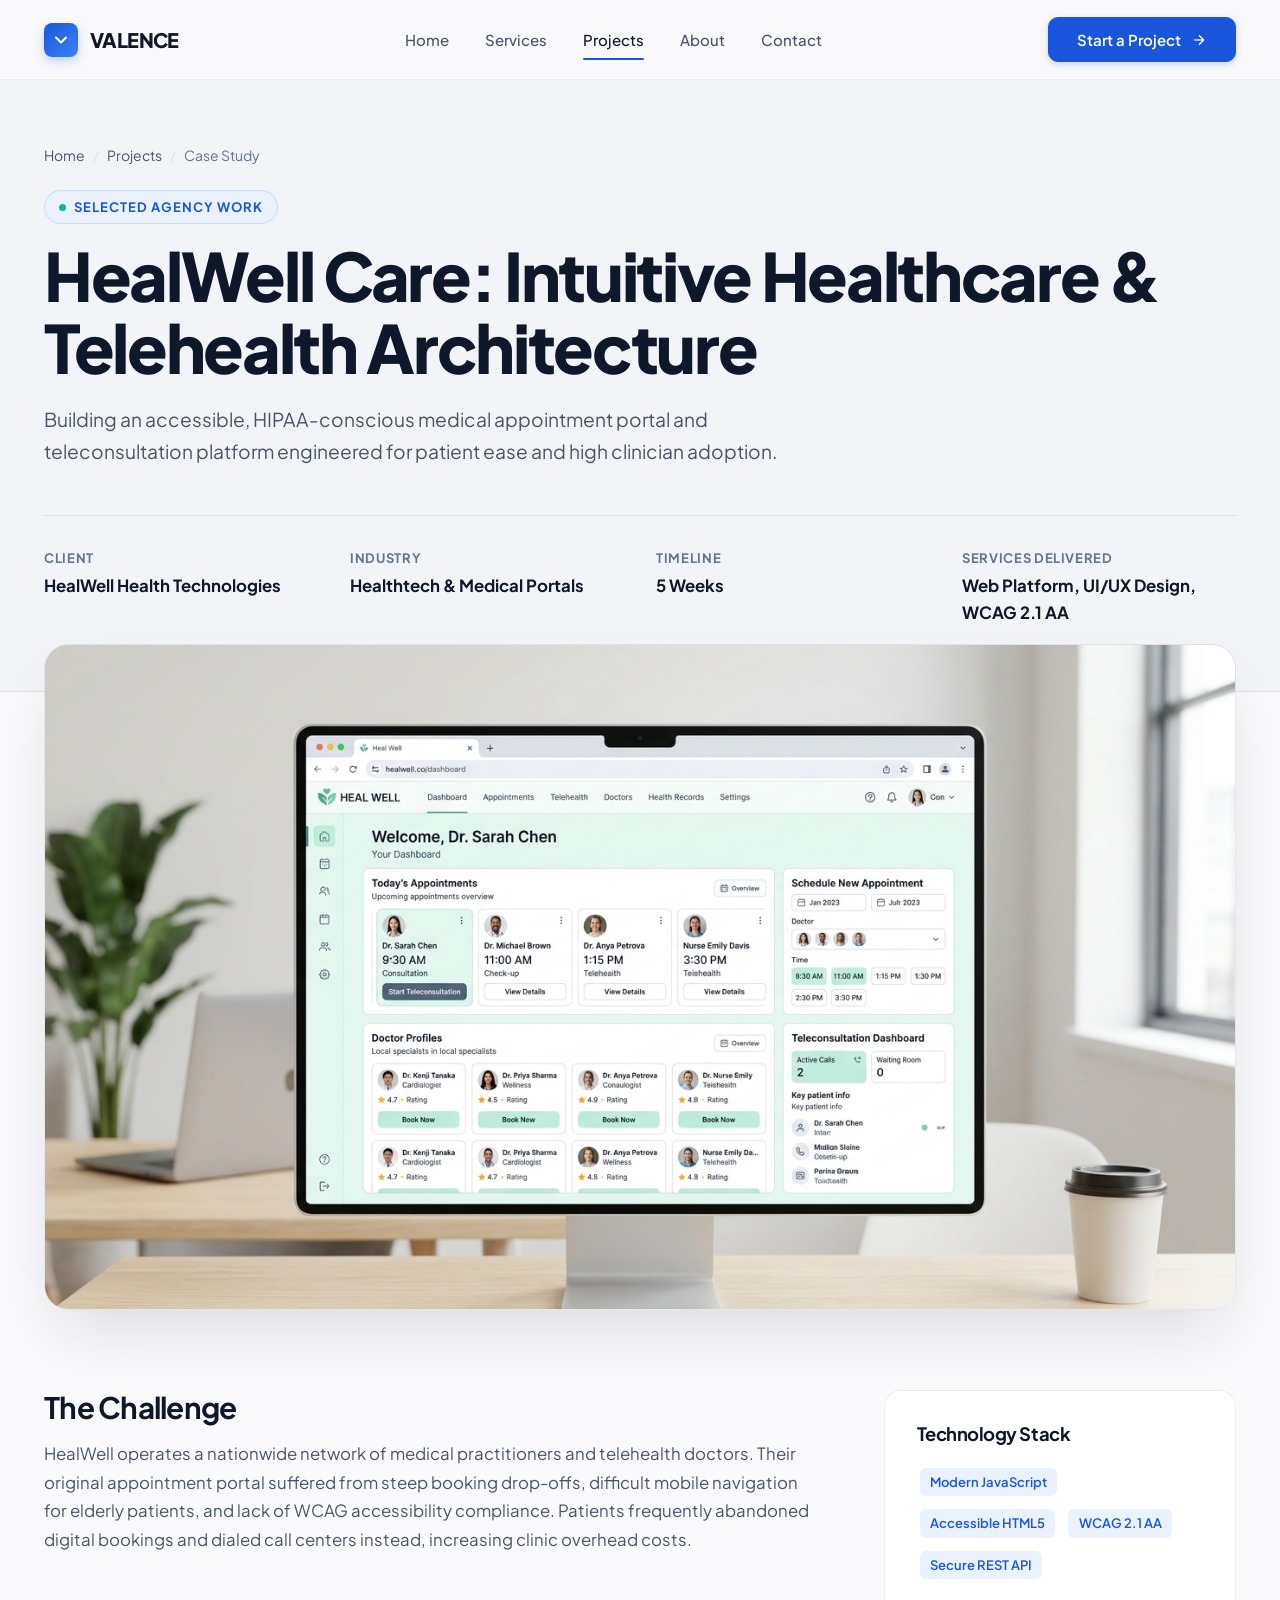
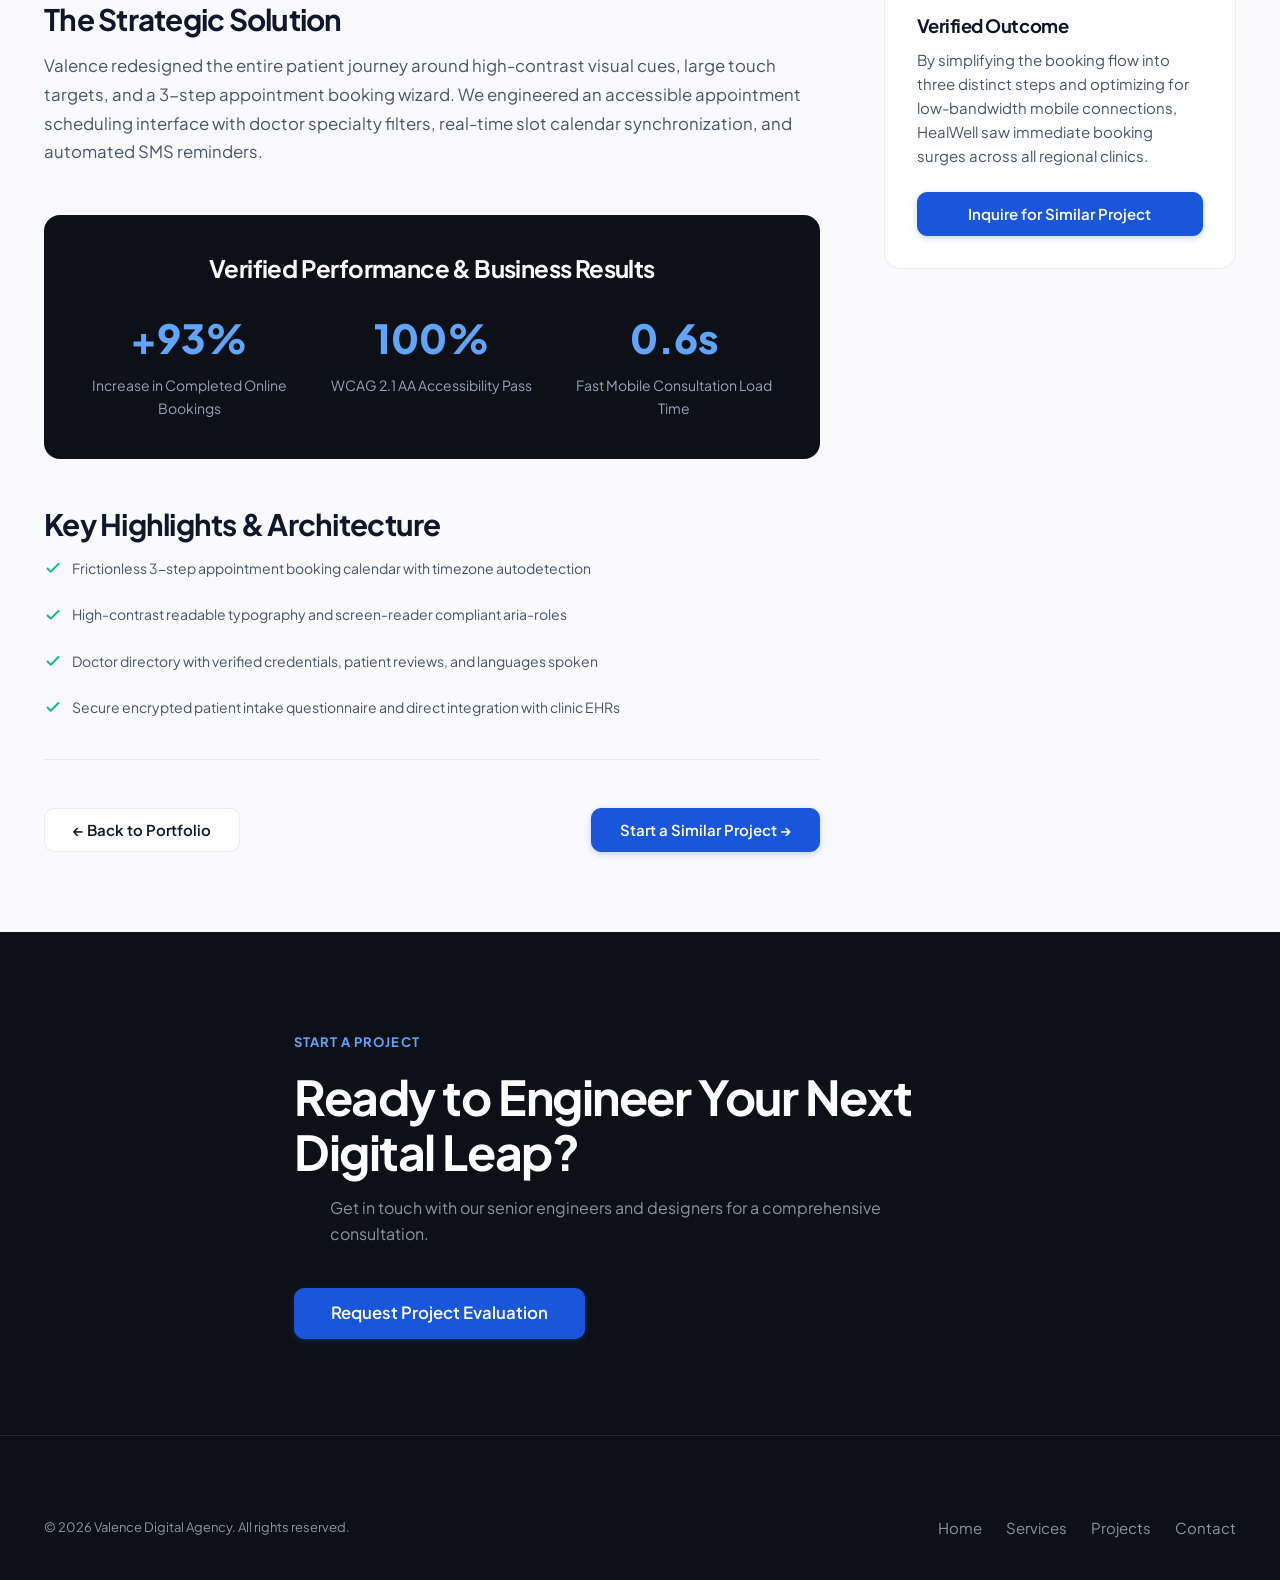
<file: project-detail.html>
<!DOCTYPE html>
<html lang="en">
<head>
  <meta charset="UTF-8">
  <meta name="viewport" content="width=device-width, initial-scale=1.0">
  <title>Case Study Details — VALENCE Digital Agency</title>
  <meta name="description" content="In-depth digital agency case study detailing design decisions, engineering architecture, and verified business outcomes.">
  
  <meta property="og:type" content="article">
  <meta property="og:title" content="Case Study Details — VALENCE Digital Agency">
  <meta property="og:image" content="assets/images/hero-showcase.jpg">
  <meta name="theme-color" content="#1A56DB">

  <link rel="icon" href="data:image/svg+xml,<svg xmlns='http://www.w3.org/2000/svg' viewBox='0 0 32 32'><rect width='32' height='32' rx='8' fill='%231A56DB'/><path d='M9 10L16 23L23 10' stroke='white' stroke-width='3.5' stroke-linecap='round' stroke-linejoin='round'/></svg>">
  <link rel="stylesheet" href="assets/css/main.css">
</head>
<body>

  <!-- ==================== HEADER NAVIGATION ==================== -->
  <header class="site-header" id="site-header">
    <div class="container header-container">
      <a href="index.html" class="brand-logo" aria-label="Valence Studio Homepage">
        <span class="brand-mark">
          <svg width="20" height="20" viewBox="0 0 24 24" fill="none" stroke="currentColor" stroke-width="2.5" stroke-linecap="round" stroke-linejoin="round">
            <polyline points="6 9 12 15 18 9"></polyline>
          </svg>
        </span>
        <span>VALENCE</span>
      </a>

      <nav class="nav-links" aria-label="Main Navigation">
        <a href="index.html" class="nav-link">Home</a>
        <a href="services.html" class="nav-link">Services</a>
        <a href="projects.html" class="nav-link active">Projects</a>
        <a href="about.html" class="nav-link">About</a>
        <a href="contact.html" class="nav-link">Contact</a>
      </nav>

      <div class="header-actions">
        <a href="contact.html" class="btn btn-primary" id="header-cta-btn">
          Start a Project
          <svg width="16" height="16" viewBox="0 0 24 24" fill="none" stroke="currentColor" stroke-width="2">
            <line x1="5" y1="12" x2="19" y2="12"></line>
            <polyline points="12 5 19 12 12 19"></polyline>
          </svg>
        </a>

        <button class="mobile-toggle" aria-label="Toggle Navigation Menu" aria-expanded="false">
          <svg width="26" height="26" viewBox="0 0 24 24" fill="none" stroke="currentColor" stroke-width="2">
            <line x1="3" y1="12" x2="21" y2="12"></line>
            <line x1="3" y1="6" x2="21" y2="6"></line>
            <line x1="3" y1="18" x2="21" y2="18"></line>
          </svg>
        </button>
      </div>
    </div>
  </header>

  <!-- Mobile Drawer -->
  <div class="mobile-drawer" role="dialog" aria-modal="true" aria-label="Mobile Navigation">
    <div class="mobile-content">
      <div class="mobile-header">
        <div class="brand-logo">
          <span class="brand-mark">V</span>
          <span>VALENCE</span>
        </div>
        <button class="mobile-close-btn" aria-label="Close Navigation" style="font-size: 1.5rem; color: var(--text-main); padding: 0.5rem;">
          <svg width="24" height="24" viewBox="0 0 24 24" fill="none" stroke="currentColor" stroke-width="2">
            <line x1="18" y1="6" x2="6" y2="18"></line>
            <line x1="6" y1="6" x2="18" y2="18"></line>
          </svg>
        </button>
      </div>
      <nav class="mobile-nav-links">
        <a href="index.html" class="mobile-nav-link">Home</a>
        <a href="services.html" class="mobile-nav-link">Services</a>
        <a href="projects.html" class="mobile-nav-link active">Projects</a>
        <a href="about.html" class="mobile-nav-link">About</a>
        <a href="contact.html" class="mobile-nav-link">Contact</a>
      </nav>
      <div style="margin-top: auto;">
        <a href="contact.html" class="btn btn-primary" style="width: 100%;">
          Start a Project
        </a>
      </div>
    </div>
  </div>

  <main id="main-content">

    <!-- Case Study Hero Container -->
    <section class="case-study-hero" id="case-hero-section">
      <div class="container">
        <nav class="breadcrumbs" aria-label="Breadcrumb">
          <a href="index.html">Home</a>
          <span class="sep">/</span>
          <a href="projects.html">Projects</a>
          <span class="sep">/</span>
          <span aria-current="page" id="breadcrumb-title">Case Study</span>
        </nav>

        <span class="eyebrow eyebrow-pill" id="project-eyebrow">
          <span class="pulse-dot"></span> Selected Agency Work
        </span>
        <h1 class="display-title" id="project-title" style="margin-bottom: 1.25rem;">
          HealWell Care: Intuitive Healthcare & Telehealth Architecture
        </h1>
        <p class="section-subtitle" id="project-subtitle" style="max-width: 800px; font-size: 1.2rem;">
          Building an accessible, HIPAA-conscious medical appointment portal and teleconsultation platform engineered for patient ease and high clinician adoption.
        </p>

        <!-- Project Metadata Grid -->
        <div class="case-study-meta-grid">
          <div class="case-meta-item">
            <div class="meta-label">Client</div>
            <div class="meta-value" id="meta-client">HealWell Health Technologies</div>
          </div>
          <div class="case-meta-item">
            <div class="meta-label">Industry</div>
            <div class="meta-value" id="meta-industry">Healthtech & Medical Portals</div>
          </div>
          <div class="case-meta-item">
            <div class="meta-label">Timeline</div>
            <div class="meta-value" id="meta-timeline">5 Weeks</div>
          </div>
          <div class="case-meta-item">
            <div class="meta-label">Services Delivered</div>
            <div class="meta-value" id="meta-services">Web Platform, UI/UX Design, WCAG 2.1 AA</div>
          </div>
        </div>
      </div>
    </section>

    <!-- Main Content & Case Visuals -->
    <div class="container">
      <img 
        src="assets/images/project-health.jpg" 
        alt="Featured case study mockup"
        class="case-study-featured-img"
        id="project-img-elem"
        width="1200"
        height="675"
      >

      <div class="case-content-layout">
        <div class="case-main-body" id="case-body-content">
          
          <h2>The Challenge</h2>
          <p id="challenge-text">
            HealWell operates a nationwide network of medical practitioners and telehealth doctors. Their original appointment portal suffered from steep booking drop-offs, difficult mobile navigation for elderly patients, and lack of WCAG accessibility compliance. Patients frequently abandoned digital bookings and dialed call centers instead, increasing clinic overhead costs.
          </p>

          <h2>The Strategic Solution</h2>
          <p id="solution-text">
            Valence redesigned the entire patient journey around high-contrast visual cues, large touch targets, and a 3-step appointment booking wizard. We engineered an accessible appointment scheduling interface with doctor specialty filters, real-time slot calendar synchronization, and automated SMS reminders.
          </p>

          <!-- Verified Results Box -->
          <div class="case-results-card">
            <h3 style="color: #fff; font-size: 1.5rem; margin-bottom: 1.5rem; text-align: center;">
              Verified Performance & Business Results
            </h3>
            <div class="case-results-grid">
              <div>
                <div class="case-stat-big" id="stat-1-val">+93%</div>
                <div style="font-size: 0.875rem; color: #94A3B8;" id="stat-1-label">Increase in Completed Online Bookings</div>
              </div>
              <div>
                <div class="case-stat-big" id="stat-2-val">100%</div>
                <div style="font-size: 0.875rem; color: #94A3B8;" id="stat-2-label">WCAG 2.1 AA Accessibility Pass</div>
              </div>
              <div>
                <div class="case-stat-big" id="stat-3-val">0.6s</div>
                <div style="font-size: 0.875rem; color: #94A3B8;" id="stat-3-label">Fast Mobile Consultation Load Time</div>
              </div>
            </div>
          </div>

          <h2>Key Highlights & Architecture</h2>
          <ul class="principles-list" style="margin-bottom: 2rem;">
            <li class="deliverable-item"><svg width="18" height="18" viewBox="0 0 24 24" fill="none" stroke="currentColor" stroke-width="2.5"><polyline points="20 6 9 17 4 12"></polyline></svg> Frictionless 3-step appointment booking calendar with timezone autodetection</li>
            <li class="deliverable-item"><svg width="18" height="18" viewBox="0 0 24 24" fill="none" stroke="currentColor" stroke-width="2.5"><polyline points="20 6 9 17 4 12"></polyline></svg> High-contrast readable typography and screen-reader compliant aria-roles</li>
            <li class="deliverable-item"><svg width="18" height="18" viewBox="0 0 24 24" fill="none" stroke="currentColor" stroke-width="2.5"><polyline points="20 6 9 17 4 12"></polyline></svg> Doctor directory with verified credentials, patient reviews, and languages spoken</li>
            <li class="deliverable-item"><svg width="18" height="18" viewBox="0 0 24 24" fill="none" stroke="currentColor" stroke-width="2.5"><polyline points="20 6 9 17 4 12"></polyline></svg> Secure encrypted patient intake questionnaire and direct integration with clinic EHRs</li>
          </ul>

          <div style="display: flex; justify-content: space-between; align-items: center; padding-top: 3rem; border-top: 1px solid var(--border-color); flex-wrap: wrap; gap: 1rem;">
            <a href="projects.html" class="btn btn-secondary">&larr; Back to Portfolio</a>
            <a href="contact.html" class="btn btn-primary">Start a Similar Project &rarr;</a>
          </div>
        </div>

        <!-- Sidebar Summary -->
        <aside>
          <div class="case-sidebar-card">
            <h4 style="font-size: 1.15rem; margin-bottom: 1.25rem;">Technology Stack</h4>
            <div style="display: flex; gap: 0.4rem; flex-wrap: wrap; margin-bottom: 2rem;" id="case-tech-badges">
              <span class="tech-badge">Modern JavaScript</span>
              <span class="tech-badge">Accessible HTML5</span>
              <span class="tech-badge">WCAG 2.1 AA</span>
              <span class="tech-badge">Secure REST API</span>
            </div>

            <h4 style="font-size: 1.15rem; margin-bottom: 0.75rem;">Verified Outcome</h4>
            <p style="font-size: 0.9375rem; color: var(--text-secondary); line-height: 1.6; margin-bottom: 1.5rem;" id="case-outcome-text">
              By simplifying the booking flow into three distinct steps and optimizing for low-bandwidth mobile connections, HealWell saw immediate booking surges across all regional clinics.
            </p>

            <a href="contact.html?service=web-development" class="btn btn-primary" style="width: 100%;">
              Inquire for Similar Project
            </a>
          </div>
        </aside>
      </div>
    </div>

    <!-- Bottom CTA -->
    <section class="section section-dark" style="margin-top: 5rem;">
      <div class="container text-center" style="max-width: 740px;">
        <span class="eyebrow eyebrow-dark">Start a Project</span>
        <h2 class="section-title">Ready to Engineer Your Next Digital Leap?</h2>
        <p class="section-subtitle" style="margin: 0 auto 2.5rem;">
          Get in touch with our senior engineers and designers for a comprehensive consultation.
        </p>
        <a href="contact.html" class="btn btn-primary" style="font-size: 1.05rem; padding: 1rem 2.25rem;">
          Request Project Evaluation
        </a>
      </div>
    </section>

  </main>

  <!-- ==================== FOOTER ==================== -->
  <footer class="site-footer">
    <div class="container">
      <div class="footer-bottom-row" style="border-top: none; padding-top: 0;">
        <div>&copy; 2026 Valence Digital Agency. All rights reserved.</div>
        <div class="footer-legal-links">
          <a href="index.html" class="footer-link">Home</a>
          <a href="services.html" class="footer-link">Services</a>
          <a href="projects.html" class="footer-link">Projects</a>
          <a href="contact.html" class="footer-link">Contact</a>
        </div>
      </div>
    </div>
  </footer>

  <script src="assets/js/main.js"></script>
  <script>
    // Dynamic project loader for HealWell and Insight Corporate Pulse
    document.addEventListener('DOMContentLoaded', () => {
      const urlParams = new URLSearchParams(window.location.search);
      const projectId = urlParams.get('project');

      if (projectId === 'insight') {
        document.title = 'Insight Corporate Pulse WordPress CMS Case Study — VALENCE Digital';
        document.getElementById('breadcrumb-title').textContent = 'Insight Corporate Pulse';
        document.getElementById('project-eyebrow').innerHTML = '<span class="pulse-dot"></span> Publishing & Custom WordPress';
        document.getElementById('project-title').textContent = 'Insight Corporate Pulse: Enterprise Editorial Architecture';
        document.getElementById('project-subtitle').textContent = 'How Valence engineered a high-concurrency custom WordPress portal with bespoke Gutenberg blocks and sub-second caching for a global business publication.';
        document.getElementById('meta-client').textContent = 'Insight Media Group';
        document.getElementById('meta-industry').textContent = 'Global Business Journalism & Media';
        document.getElementById('meta-timeline').textContent = '5 Weeks';
        document.getElementById('meta-services').textContent = 'Custom WordPress, Gutenberg, Redesign, Speed';
        document.getElementById('project-img-elem').src = 'assets/images/project-wordpress.jpg';
        document.getElementById('project-img-elem').alt = 'Insight Corporate Pulse WordPress publishing portal mockup';
        document.getElementById('challenge-text').textContent = 'Insight Corporate Pulse publishes 40+ market analysis articles daily to over 500,000 monthly readers. Their legacy CMS suffered from severe database locking under breaking news traffic, cumbersome editing interfaces, and heavy multi-plugin dependencies that degraded mobile PageSpeed scores to 38.';
        document.getElementById('solution-text').textContent = 'Valence engineered a bespoke, zero-bloat WordPress theme built on modern PHP 8.2 with custom Gutenberg editor blocks. We configured an enterprise Redis object cache and Cloudflare edge rule caching that serves 98% of reader requests from the global edge, dropping server load by 85%.';
        document.getElementById('stat-1-val').textContent = '0.5s';
        document.getElementById('stat-1-label').textContent = 'Global Edge TTFB Response Time';
        document.getElementById('stat-2-val').textContent = '500K+';
        document.getElementById('stat-2-label').textContent = 'Monthly Readers Supported with Zero Downtime';
        document.getElementById('stat-3-val').textContent = '98/100';
        document.getElementById('stat-3-label').textContent = 'Google PageSpeed Mobile Score';
        document.getElementById('case-tech-badges').innerHTML = `
          <span class="tech-badge">WordPress 6.x</span>
          <span class="tech-badge">Custom Gutenberg</span>
          <span class="tech-badge">Redis Edge Cache</span>
          <span class="tech-badge">PHP 8.2</span>
          <span class="tech-badge">PageSpeed 98</span>
        `;
        document.getElementById('case-outcome-text').textContent = 'The editorial team now publishes breaking market pieces 3x faster using clean bespoke Gutenberg modular blocks, while readers enjoy instantaneous page loads.';
      }
    });
  </script>
</body>
</html>
</file>
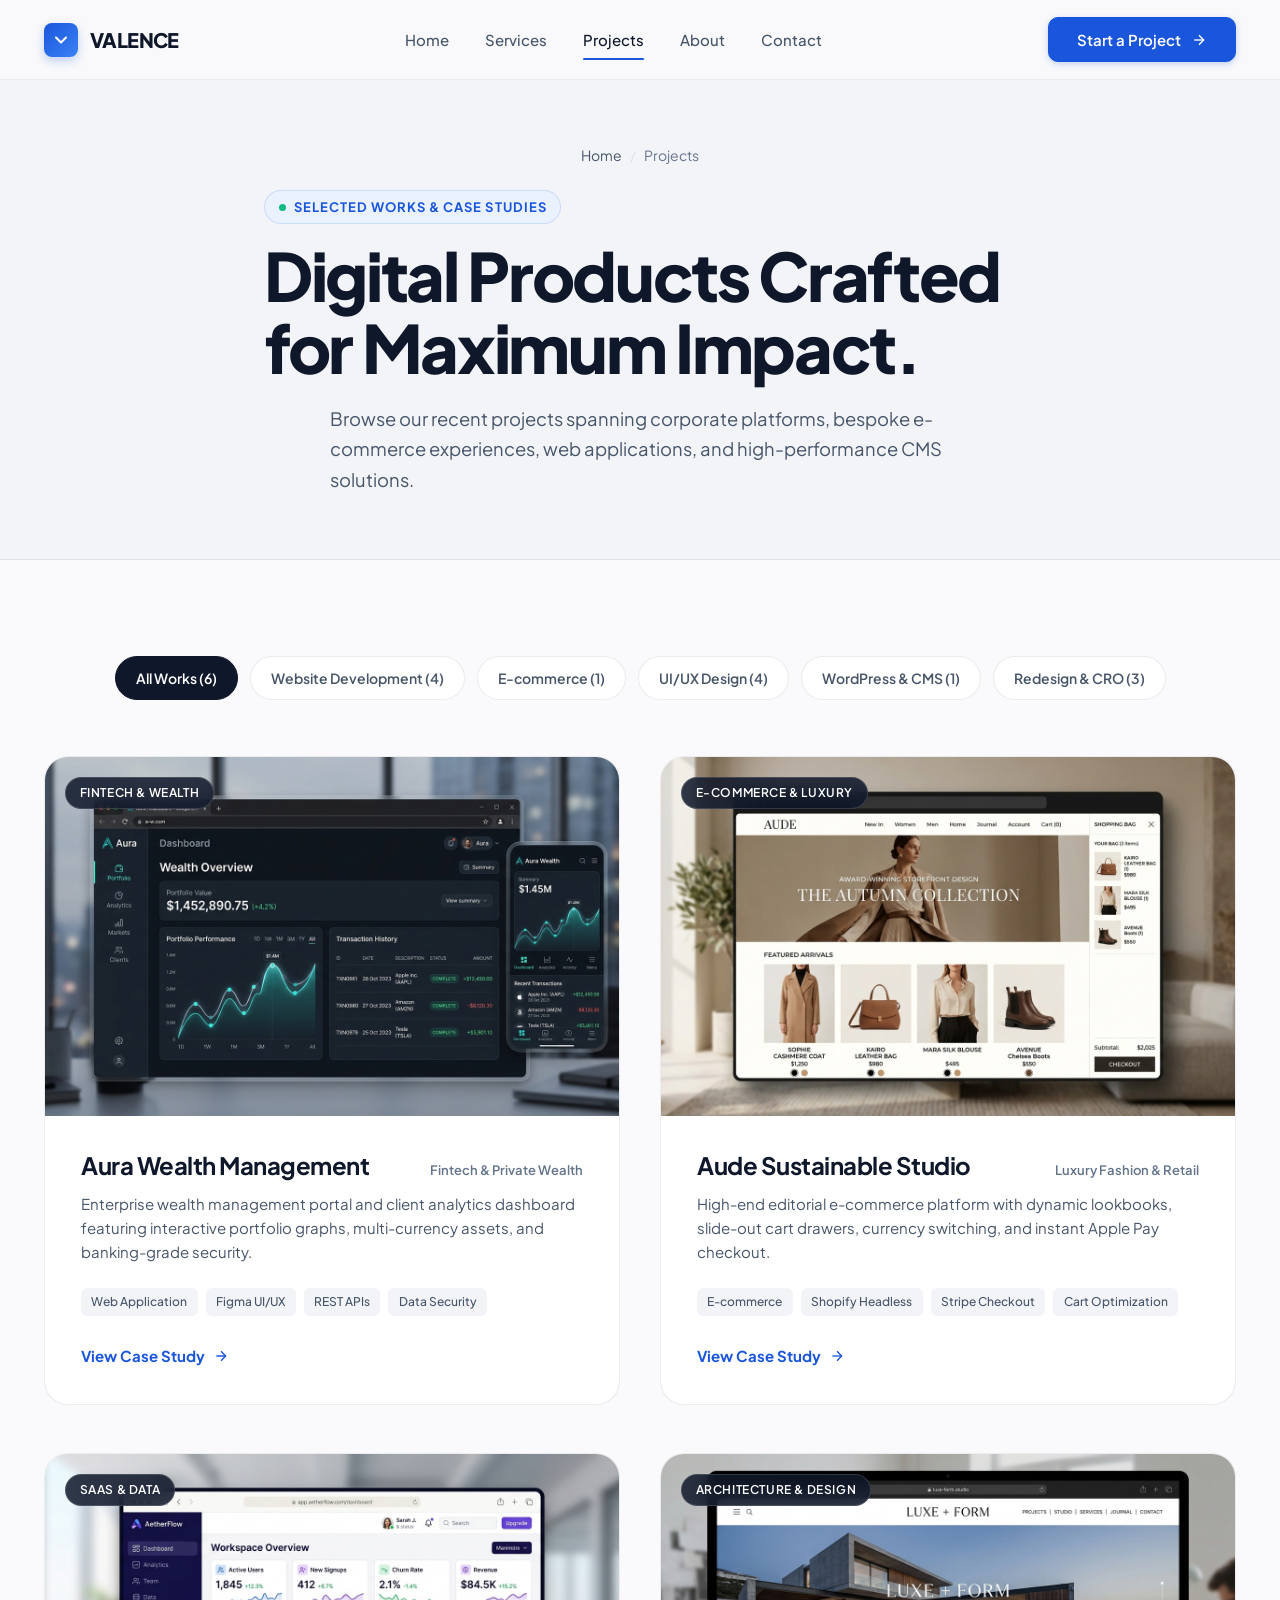
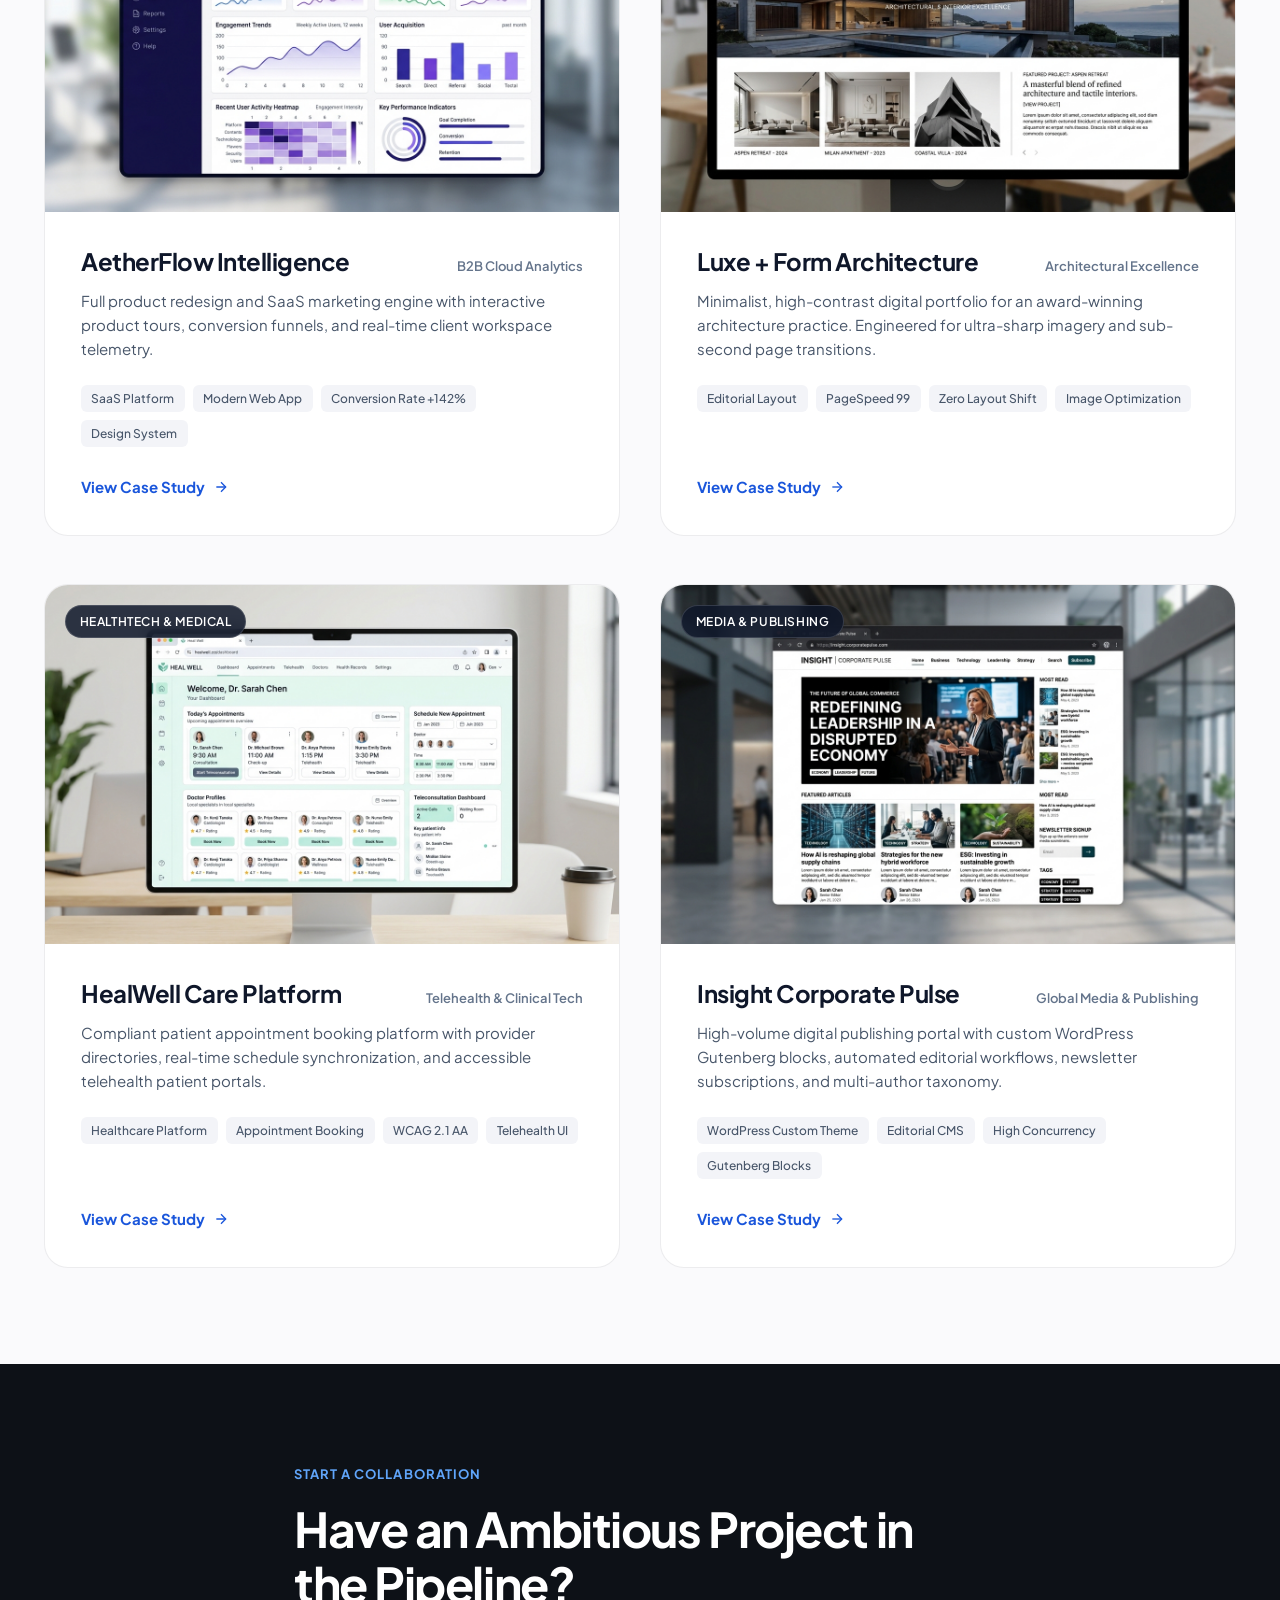
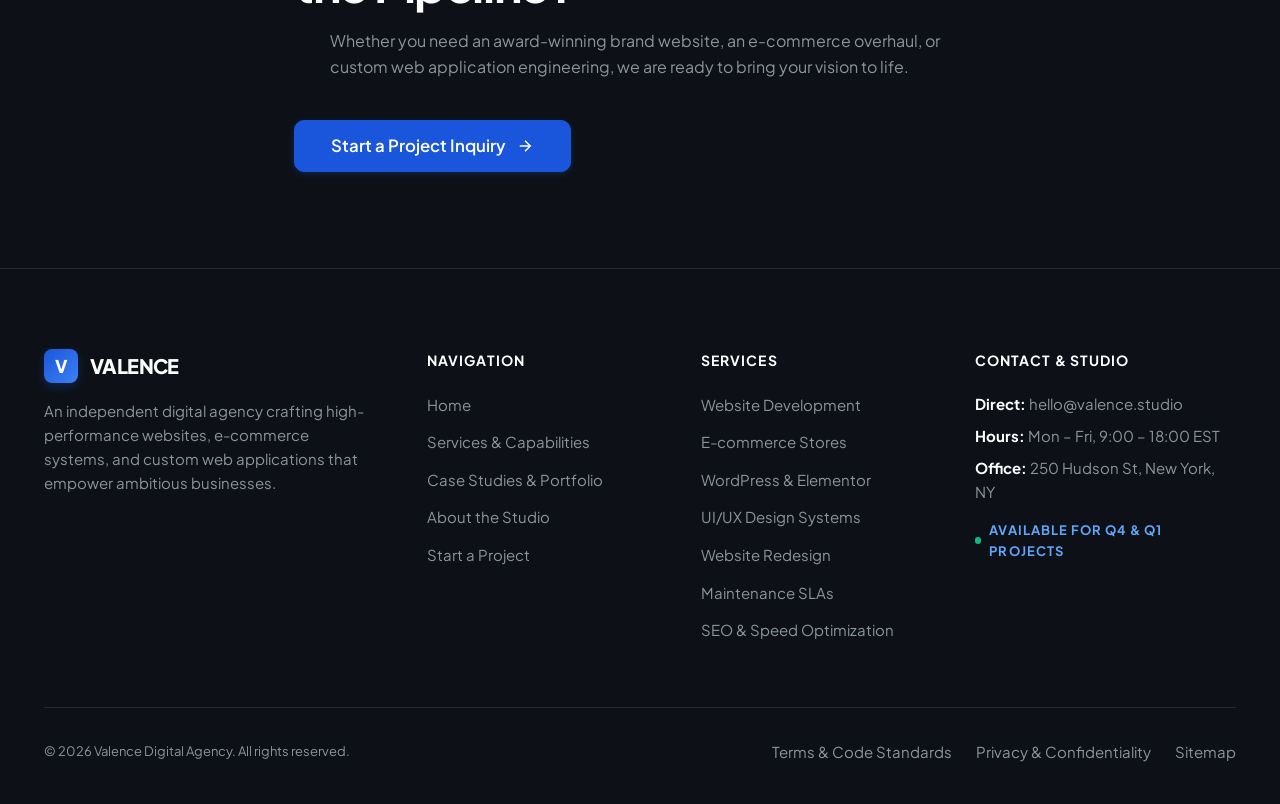
<file: projects.html>
<!DOCTYPE html>
<html lang="en">
<head>
  <meta charset="UTF-8">
  <meta name="viewport" content="width=device-width, initial-scale=1.0">
  <title>Selected Works & Case Studies — VALENCE Digital Agency</title>
  <meta name="description" content="Explore our portfolio of high-performance websites, luxury e-commerce storefronts, SaaS applications, and WordPress solutions crafted for ambitious brands.">
  
  <meta property="og:type" content="website">
  <meta property="og:title" content="Selected Works & Case Studies — VALENCE Digital Agency">
  <meta property="og:description" content="Bespoke digital products and high-impact web design case studies built by Valence.">
  <meta property="og:image" content="assets/images/hero-showcase.jpg">
  <meta name="theme-color" content="#1A56DB">

  <link rel="icon" href="data:image/svg+xml,<svg xmlns='http://www.w3.org/2000/svg' viewBox='0 0 32 32'><rect width='32' height='32' rx='8' fill='%231A56DB'/><path d='M9 10L16 23L23 10' stroke='white' stroke-width='3.5' stroke-linecap='round' stroke-linejoin='round'/></svg>">
  <link rel="stylesheet" href="assets/css/main.css">
</head>
<body>

  <!-- ==================== HEADER NAVIGATION ==================== -->
  <header class="site-header" id="site-header">
    <div class="container header-container">
      <a href="index.html" class="brand-logo" aria-label="Valence Studio Homepage">
        <span class="brand-mark">
          <svg width="20" height="20" viewBox="0 0 24 24" fill="none" stroke="currentColor" stroke-width="2.5" stroke-linecap="round" stroke-linejoin="round">
            <polyline points="6 9 12 15 18 9"></polyline>
          </svg>
        </span>
        <span>VALENCE</span>
      </a>

      <nav class="nav-links" aria-label="Main Navigation">
        <a href="index.html" class="nav-link">Home</a>
        <a href="services.html" class="nav-link">Services</a>
        <a href="projects.html" class="nav-link active">Projects</a>
        <a href="about.html" class="nav-link">About</a>
        <a href="contact.html" class="nav-link">Contact</a>
      </nav>

      <div class="header-actions">
        <a href="contact.html" class="btn btn-primary" id="header-cta-btn">
          Start a Project
          <svg width="16" height="16" viewBox="0 0 24 24" fill="none" stroke="currentColor" stroke-width="2">
            <line x1="5" y1="12" x2="19" y2="12"></line>
            <polyline points="12 5 19 12 12 19"></polyline>
          </svg>
        </a>

        <button class="mobile-toggle" aria-label="Toggle Navigation Menu" aria-expanded="false">
          <svg width="26" height="26" viewBox="0 0 24 24" fill="none" stroke="currentColor" stroke-width="2">
            <line x1="3" y1="12" x2="21" y2="12"></line>
            <line x1="3" y1="6" x2="21" y2="6"></line>
            <line x1="3" y1="18" x2="21" y2="18"></line>
          </svg>
        </button>
      </div>
    </div>
  </header>

  <!-- Mobile Drawer -->
  <div class="mobile-drawer" role="dialog" aria-modal="true" aria-label="Mobile Navigation">
    <div class="mobile-content">
      <div class="mobile-header">
        <div class="brand-logo">
          <span class="brand-mark">V</span>
          <span>VALENCE</span>
        </div>
        <button class="mobile-close-btn" aria-label="Close Navigation" style="font-size: 1.5rem; color: var(--text-main); padding: 0.5rem;">
          <svg width="24" height="24" viewBox="0 0 24 24" fill="none" stroke="currentColor" stroke-width="2">
            <line x1="18" y1="6" x2="6" y2="18"></line>
            <line x1="6" y1="6" x2="18" y2="18"></line>
          </svg>
        </button>
      </div>
      <nav class="mobile-nav-links">
        <a href="index.html" class="mobile-nav-link">Home</a>
        <a href="services.html" class="mobile-nav-link">Services</a>
        <a href="projects.html" class="mobile-nav-link active">Projects</a>
        <a href="about.html" class="mobile-nav-link">About</a>
        <a href="contact.html" class="mobile-nav-link">Contact</a>
      </nav>
      <div style="margin-top: auto;">
        <a href="contact.html" class="btn btn-primary" style="width: 100%;">
          Start a Project
        </a>
      </div>
    </div>
  </div>

  <main id="main-content">

    <!-- ==================== PORTFOLIO HERO ==================== -->
    <section class="case-study-hero">
      <div class="container text-center" style="max-width: 800px;">
        <nav class="breadcrumbs" style="justify-content: center;" aria-label="Breadcrumb">
          <a href="index.html">Home</a>
          <span class="sep">/</span>
          <span aria-current="page">Projects</span>
        </nav>
        <span class="eyebrow eyebrow-pill">
          <span class="pulse-dot"></span> Selected Works & Case Studies
        </span>
        <h1 class="display-title" style="margin-bottom: 1.25rem;">
          Digital Products Crafted for Maximum Impact.
        </h1>
        <p class="section-subtitle" style="margin: 0 auto; font-size: 1.15rem;">
          Browse our recent projects spanning corporate platforms, bespoke e-commerce experiences, web applications, and high-performance CMS solutions.
        </p>
      </div>
    </section>

    <!-- ==================== FILTERABLE PORTFOLIO SHOWCASE ==================== -->
    <section class="section">
      <div class="container">
        
        <!-- Live Category Filter Buttons -->
        <div class="portfolio-filters" role="tablist" aria-label="Filter Projects by Category">
          <button class="filter-btn active" data-filter="all" role="tab" aria-selected="true">All Works (6)</button>
          <button class="filter-btn" data-filter="web-dev" role="tab" aria-selected="false">Website Development (4)</button>
          <button class="filter-btn" data-filter="ecommerce" role="tab" aria-selected="false">E-commerce (1)</button>
          <button class="filter-btn" data-filter="ui-ux" role="tab" aria-selected="false">UI/UX Design (4)</button>
          <button class="filter-btn" data-filter="wordpress" role="tab" aria-selected="false">WordPress & CMS (1)</button>
          <button class="filter-btn" data-filter="redesign" role="tab" aria-selected="false">Redesign & CRO (3)</button>
        </div>

        <!-- Project Cards Grid -->
        <div class="portfolio-grid" id="portfolio-items-grid">
          
          <!-- Project 1: Aura Wealth Management -->
          <article class="project-card" data-category="web-dev ui-ux">
            <div class="project-media-wrap">
              <span class="project-meta-pill">Fintech & Wealth</span>
              <img 
                src="assets/images/project-fintech.jpg" 
                alt="Aura Wealth Management Web Application Dashboard Mockup"
                class="project-img"
                width="800"
                height="500"
                loading="lazy"
              >
            </div>
            <div class="project-content">
              <div class="project-header-row">
                <h3 class="project-title">Aura Wealth Management</h3>
                <span class="project-industry">Fintech & Private Wealth</span>
              </div>
              <p class="project-desc">
                Enterprise wealth management portal and client analytics dashboard featuring interactive portfolio graphs, multi-currency assets, and banking-grade security.
              </p>
              <div class="project-tags">
                <span class="project-tag">Web Application</span>
                <span class="project-tag">Figma UI/UX</span>
                <span class="project-tag">REST APIs</span>
                <span class="project-tag">Data Security</span>
              </div>
              <a href="case-study-fintech.html" class="project-link">
                View Case Study
                <svg width="16" height="16" viewBox="0 0 24 24" fill="none" stroke="currentColor" stroke-width="2">
                  <line x1="5" y1="12" x2="19" y2="12"></line>
                  <polyline points="12 5 19 12 12 19"></polyline>
                </svg>
              </a>
            </div>
          </article>

          <!-- Project 2: Aude Studio Luxury Fashion -->
          <article class="project-card" data-category="ecommerce ui-ux">
            <div class="project-media-wrap">
              <span class="project-meta-pill">E-commerce & Luxury</span>
              <img 
                src="assets/images/project-ecommerce.jpg" 
                alt="Aude Studio Luxury Fashion Online Storefront Mockup"
                class="project-img"
                width="800"
                height="500"
                loading="lazy"
              >
            </div>
            <div class="project-content">
              <div class="project-header-row">
                <h3 class="project-title">Aude Sustainable Studio</h3>
                <span class="project-industry">Luxury Fashion & Retail</span>
              </div>
              <p class="project-desc">
                High-end editorial e-commerce platform with dynamic lookbooks, slide-out cart drawers, currency switching, and instant Apple Pay checkout.
              </p>
              <div class="project-tags">
                <span class="project-tag">E-commerce</span>
                <span class="project-tag">Shopify Headless</span>
                <span class="project-tag">Stripe Checkout</span>
                <span class="project-tag">Cart Optimization</span>
              </div>
              <a href="case-study-ecommerce.html" class="project-link">
                View Case Study
                <svg width="16" height="16" viewBox="0 0 24 24" fill="none" stroke="currentColor" stroke-width="2">
                  <line x1="5" y1="12" x2="19" y2="12"></line>
                  <polyline points="12 5 19 12 12 19"></polyline>
                </svg>
              </a>
            </div>
          </article>

          <!-- Project 3: AetherFlow Analytics -->
          <article class="project-card" data-category="web-dev ui-ux redesign">
            <div class="project-media-wrap">
              <span class="project-meta-pill">SaaS & Data</span>
              <img 
                src="assets/images/project-saas.jpg" 
                alt="AetherFlow Analytics B2B SaaS Dashboard Mockup"
                class="project-img"
                width="800"
                height="500"
                loading="lazy"
              >
            </div>
            <div class="project-content">
              <div class="project-header-row">
                <h3 class="project-title">AetherFlow Intelligence</h3>
                <span class="project-industry">B2B Cloud Analytics</span>
              </div>
              <p class="project-desc">
                Full product redesign and SaaS marketing engine with interactive product tours, conversion funnels, and real-time client workspace telemetry.
              </p>
              <div class="project-tags">
                <span class="project-tag">SaaS Platform</span>
                <span class="project-tag">Modern Web App</span>
                <span class="project-tag">Conversion Rate +142%</span>
                <span class="project-tag">Design System</span>
              </div>
              <a href="case-study-saas.html" class="project-link">
                View Case Study
                <svg width="16" height="16" viewBox="0 0 24 24" fill="none" stroke="currentColor" stroke-width="2">
                  <line x1="5" y1="12" x2="19" y2="12"></line>
                  <polyline points="12 5 19 12 12 19"></polyline>
                </svg>
              </a>
            </div>
          </article>

          <!-- Project 4: Luxe + Form Architecture -->
          <article class="project-card" data-category="web-dev redesign">
            <div class="project-media-wrap">
              <span class="project-meta-pill">Architecture & Design</span>
              <img 
                src="assets/images/project-architect.jpg" 
                alt="Luxe and Form Architectural Studio Portfolio Mockup"
                class="project-img"
                width="800"
                height="500"
                loading="lazy"
              >
            </div>
            <div class="project-content">
              <div class="project-header-row">
                <h3 class="project-title">Luxe + Form Architecture</h3>
                <span class="project-industry">Architectural Excellence</span>
              </div>
              <p class="project-desc">
                Minimalist, high-contrast digital portfolio for an award-winning architecture practice. Engineered for ultra-sharp imagery and sub-second page transitions.
              </p>
              <div class="project-tags">
                <span class="project-tag">Editorial Layout</span>
                <span class="project-tag">PageSpeed 99</span>
                <span class="project-tag">Zero Layout Shift</span>
                <span class="project-tag">Image Optimization</span>
              </div>
              <a href="case-study-architect.html" class="project-link">
                View Case Study
                <svg width="16" height="16" viewBox="0 0 24 24" fill="none" stroke="currentColor" stroke-width="2">
                  <line x1="5" y1="12" x2="19" y2="12"></line>
                  <polyline points="12 5 19 12 12 19"></polyline>
                </svg>
              </a>
            </div>
          </article>

          <!-- Project 5: HealWell Healthtech Platform -->
          <article class="project-card" data-category="web-dev ui-ux">
            <div class="project-media-wrap">
              <span class="project-meta-pill">Healthtech & Medical</span>
              <img 
                src="assets/images/project-health.jpg" 
                alt="HealWell Healthtech Patient Scheduling and Telehealth Mockup"
                class="project-img"
                width="800"
                height="500"
                loading="lazy"
              >
            </div>
            <div class="project-content">
              <div class="project-header-row">
                <h3 class="project-title">HealWell Care Platform</h3>
                <span class="project-industry">Telehealth & Clinical Tech</span>
              </div>
              <p class="project-desc">
                Compliant patient appointment booking platform with provider directories, real-time schedule synchronization, and accessible telehealth patient portals.
              </p>
              <div class="project-tags">
                <span class="project-tag">Healthcare Platform</span>
                <span class="project-tag">Appointment Booking</span>
                <span class="project-tag">WCAG 2.1 AA</span>
                <span class="project-tag">Telehealth UI</span>
              </div>
              <a href="project-detail.html?project=healwell" class="project-link">
                View Case Study
                <svg width="16" height="16" viewBox="0 0 24 24" fill="none" stroke="currentColor" stroke-width="2">
                  <line x1="5" y1="12" x2="19" y2="12"></line>
                  <polyline points="12 5 19 12 12 19"></polyline>
                </svg>
              </a>
            </div>
          </article>

          <!-- Project 6: Insight Corporate Pulse WordPress CMS -->
          <article class="project-card" data-category="wordpress web-dev redesign">
            <div class="project-media-wrap">
              <span class="project-meta-pill">Media & Publishing</span>
              <img 
                src="assets/images/project-wordpress.jpg" 
                alt="Insight Corporate Pulse WordPress Publishing Portal Mockup"
                class="project-img"
                width="800"
                height="500"
                loading="lazy"
              >
            </div>
            <div class="project-content">
              <div class="project-header-row">
                <h3 class="project-title">Insight Corporate Pulse</h3>
                <span class="project-industry">Global Media & Publishing</span>
              </div>
              <p class="project-desc">
                High-volume digital publishing portal with custom WordPress Gutenberg blocks, automated editorial workflows, newsletter subscriptions, and multi-author taxonomy.
              </p>
              <div class="project-tags">
                <span class="project-tag">WordPress Custom Theme</span>
                <span class="project-tag">Editorial CMS</span>
                <span class="project-tag">High Concurrency</span>
                <span class="project-tag">Gutenberg Blocks</span>
              </div>
              <a href="project-detail.html?project=insight" class="project-link">
                View Case Study
                <svg width="16" height="16" viewBox="0 0 24 24" fill="none" stroke="currentColor" stroke-width="2">
                  <line x1="5" y1="12" x2="19" y2="12"></line>
                  <polyline points="12 5 19 12 12 19"></polyline>
                </svg>
              </a>
            </div>
          </article>

        </div>
      </div>
    </section>

    <!-- ==================== CALL TO ACTION ==================== -->
    <section class="section section-dark">
      <div class="container text-center" style="max-width: 740px;">
        <span class="eyebrow eyebrow-dark">Start a Collaboration</span>
        <h2 class="section-title">Have an Ambitious Project in the Pipeline?</h2>
        <p class="section-subtitle" style="margin: 0 auto 2.5rem;">
          Whether you need an award-winning brand website, an e-commerce overhaul, or custom web application engineering, we are ready to bring your vision to life.
        </p>
        <a href="contact.html" class="btn btn-primary" style="font-size: 1.05rem; padding: 1rem 2.25rem;">
          Start a Project Inquiry
          <svg width="18" height="18" viewBox="0 0 24 24" fill="none" stroke="currentColor" stroke-width="2">
            <line x1="5" y1="12" x2="19" y2="12"></line>
            <polyline points="12 5 19 12 12 19"></polyline>
          </svg>
        </a>
      </div>
    </section>

  </main>

  <!-- ==================== FOOTER ==================== -->
  <footer class="site-footer">
    <div class="container">
      <div class="footer-top-grid">
        <div class="footer-brand">
          <div class="brand-logo" style="color: #fff; margin-bottom: 1rem;">
            <span class="brand-mark">V</span>
            <span>VALENCE</span>
          </div>
          <p>
            An independent digital agency crafting high-performance websites, e-commerce systems, and custom web applications that empower ambitious businesses.
          </p>
        </div>

        <div>
          <div class="footer-col-title">Navigation</div>
          <ul class="footer-links-list">
            <li><a href="index.html" class="footer-link">Home</a></li>
            <li><a href="services.html" class="footer-link">Services & Capabilities</a></li>
            <li><a href="projects.html" class="footer-link">Case Studies & Portfolio</a></li>
            <li><a href="about.html" class="footer-link">About the Studio</a></li>
            <li><a href="contact.html" class="footer-link">Start a Project</a></li>
          </ul>
        </div>

        <div>
          <div class="footer-col-title">Services</div>
          <ul class="footer-links-list">
            <li><a href="services.html#service-webdev" class="footer-link">Website Development</a></li>
            <li><a href="services.html#service-ecommerce" class="footer-link">E-commerce Stores</a></li>
            <li><a href="services.html#service-wordpress" class="footer-link">WordPress & Elementor</a></li>
            <li><a href="services.html#service-uiux" class="footer-link">UI/UX Design Systems</a></li>
            <li><a href="services.html#service-redesign" class="footer-link">Website Redesign</a></li>
            <li><a href="services.html#service-maintenance" class="footer-link">Maintenance SLAs</a></li>
            <li><a href="services.html#service-seo" class="footer-link">SEO & Speed Optimization</a></li>
          </ul>
        </div>

        <div>
          <div class="footer-col-title">Contact & Studio</div>
          <div style="color: var(--text-dark-muted); font-size: 0.9375rem; line-height: 1.6;">
            <p style="margin-bottom: 0.5rem;"><strong style="color: #fff;">Direct:</strong> hello@valence.studio</p>
            <p style="margin-bottom: 0.5rem;"><strong style="color: #fff;">Hours:</strong> Mon – Fri, 9:00 – 18:00 EST</p>
            <p style="margin-bottom: 1rem;"><strong style="color: #fff;">Office:</strong> 250 Hudson St, New York, NY</p>
            <span class="eyebrow eyebrow-dark">
              <span class="pulse-dot"></span> Available for Q4 & Q1 Projects
            </span>
          </div>
        </div>
      </div>

      <div class="footer-bottom-row">
        <div>
          &copy; 2026 Valence Digital Agency. All rights reserved.
        </div>
        <div class="footer-legal-links">
          <a href="about.html" class="footer-link">Terms & Code Standards</a>
          <a href="contact.html" class="footer-link">Privacy & Confidentiality</a>
          <a href="index.html" class="footer-link">Sitemap</a>
        </div>
      </div>
    </div>
  </footer>

  <script src="assets/js/main.js"></script>
</body>
</html>
</file>
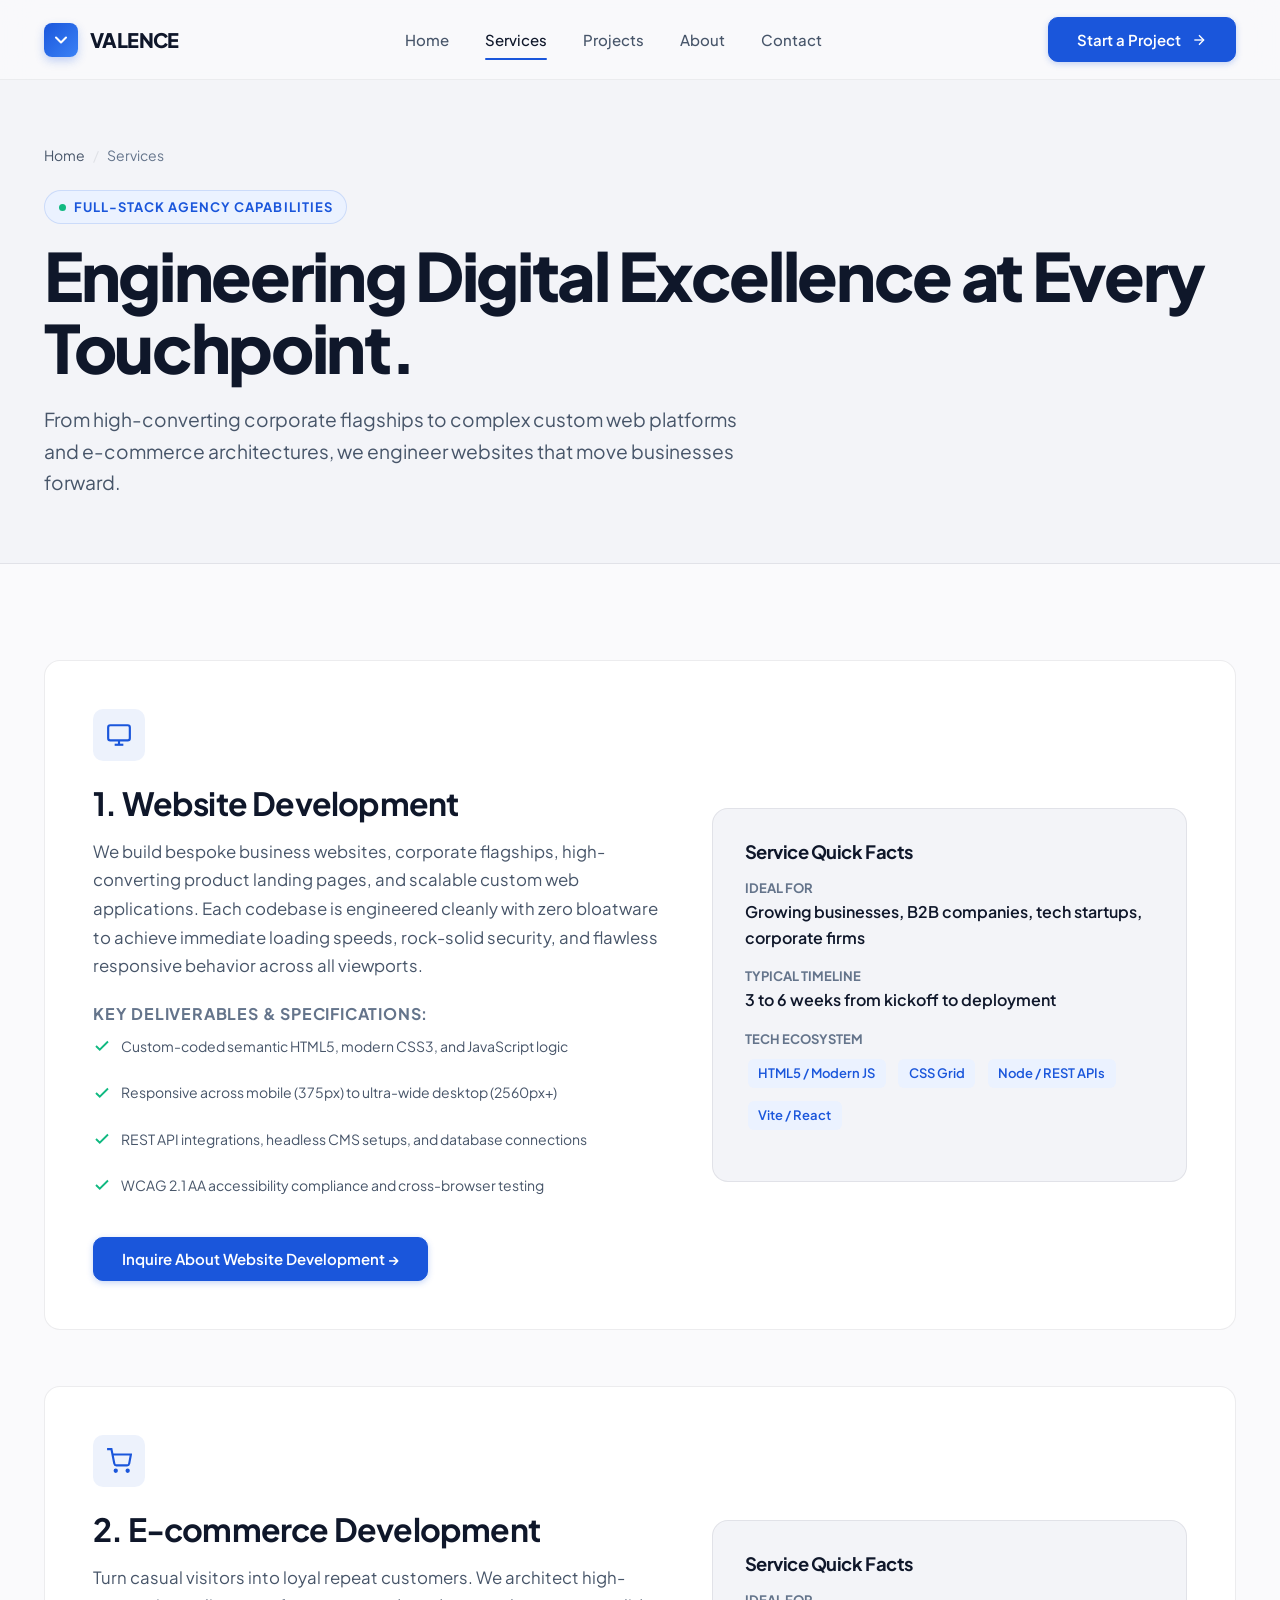
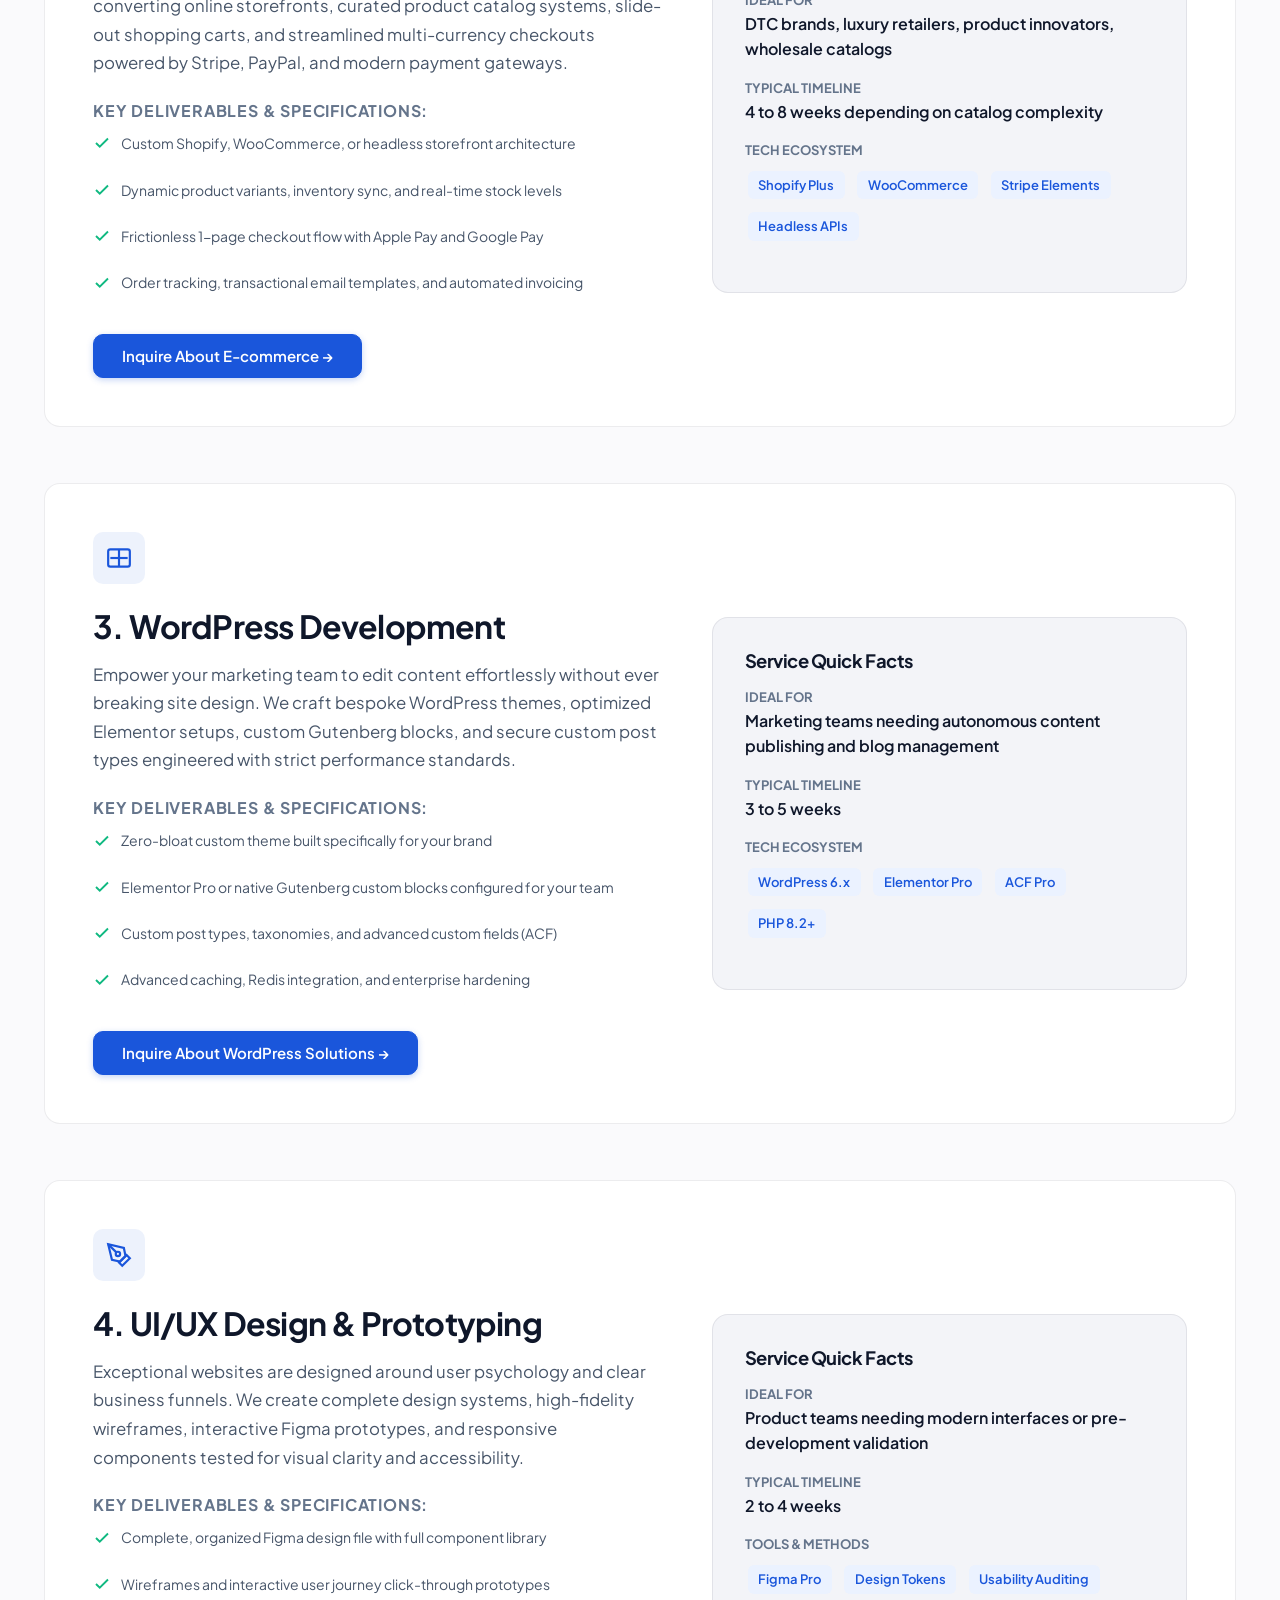
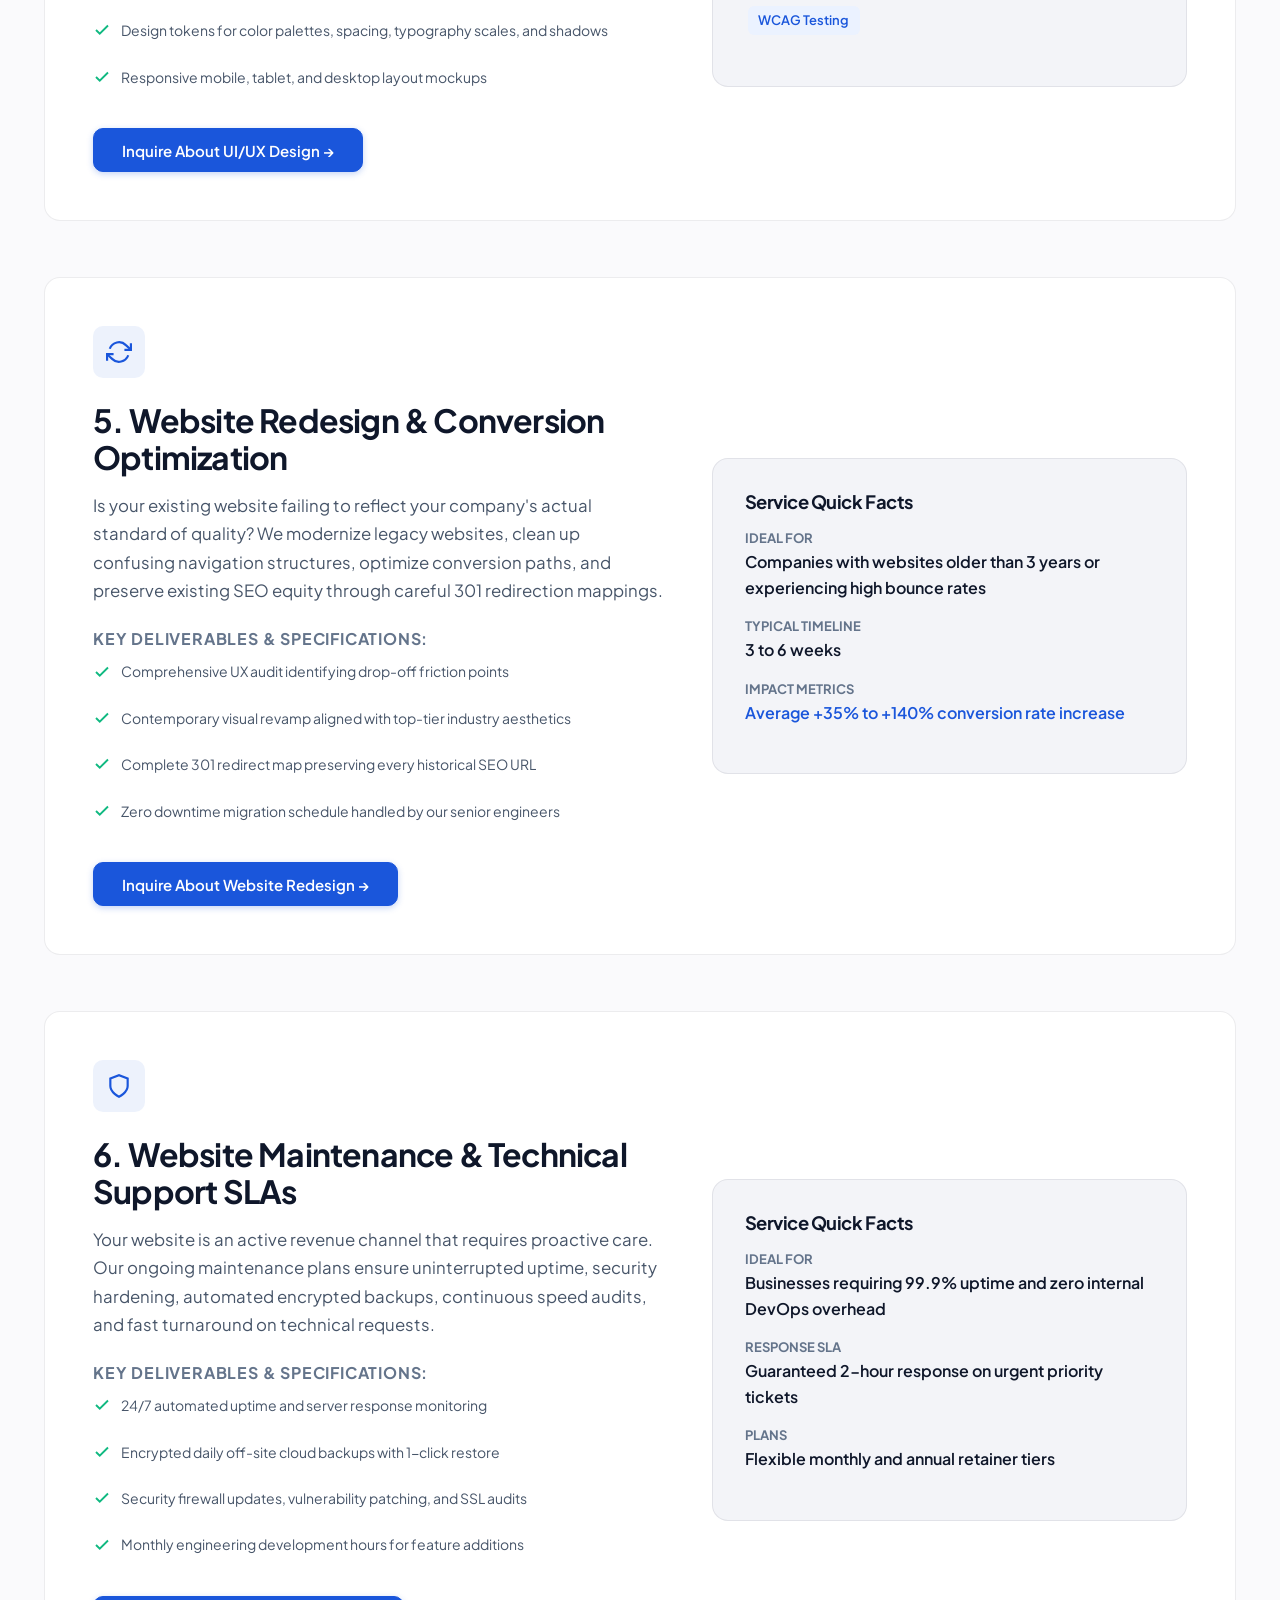
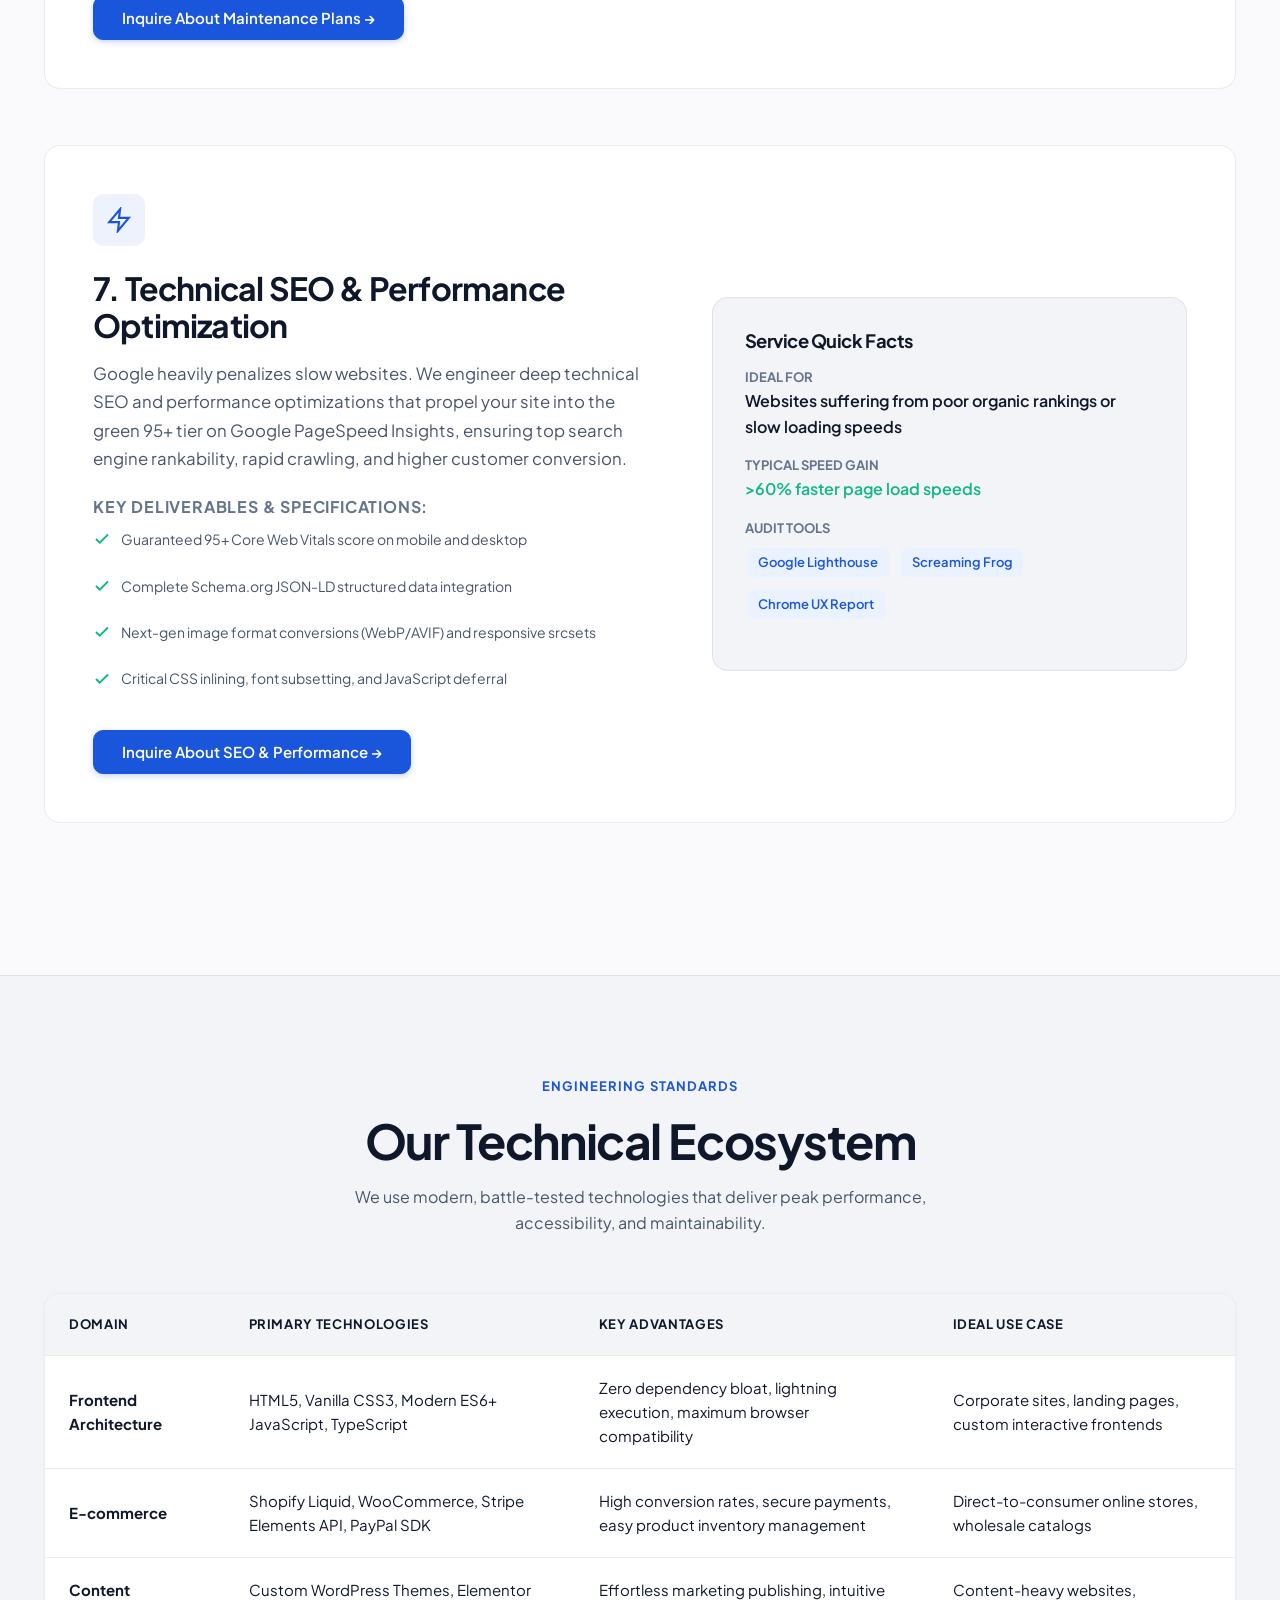
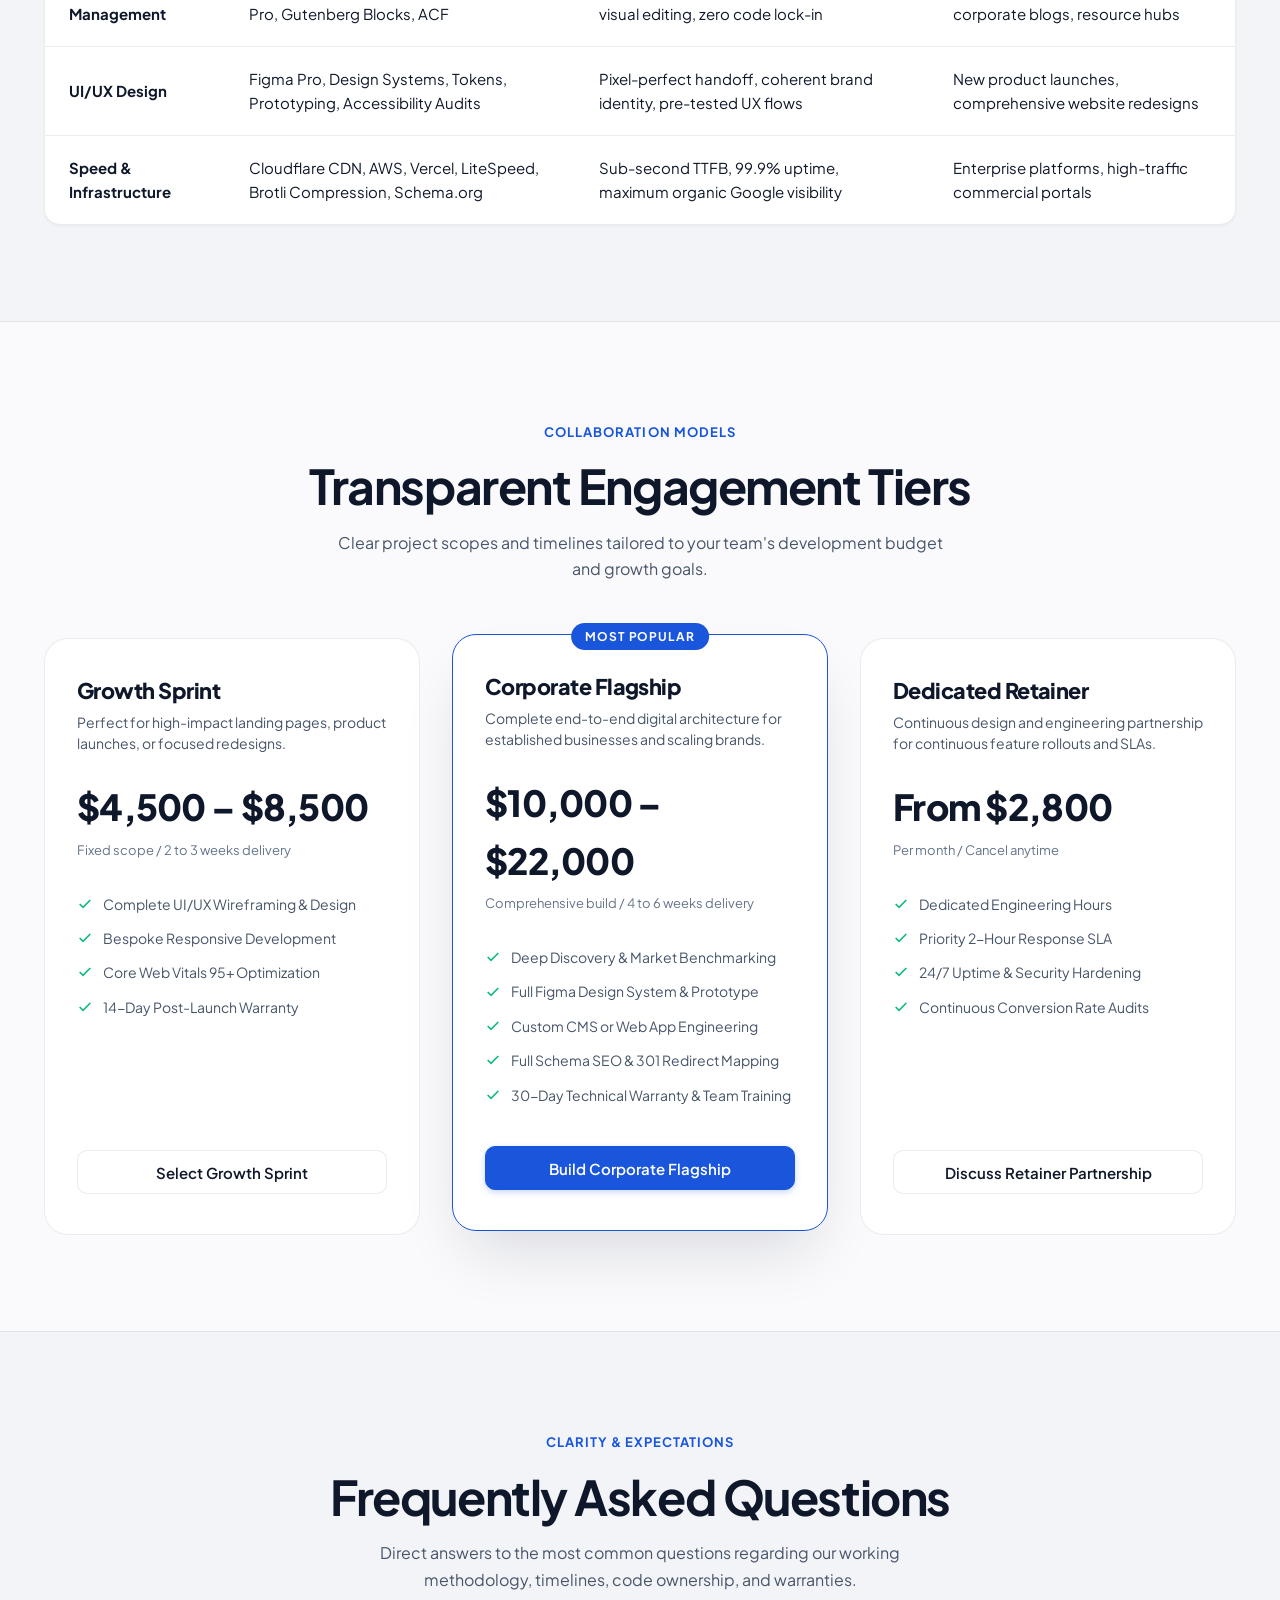
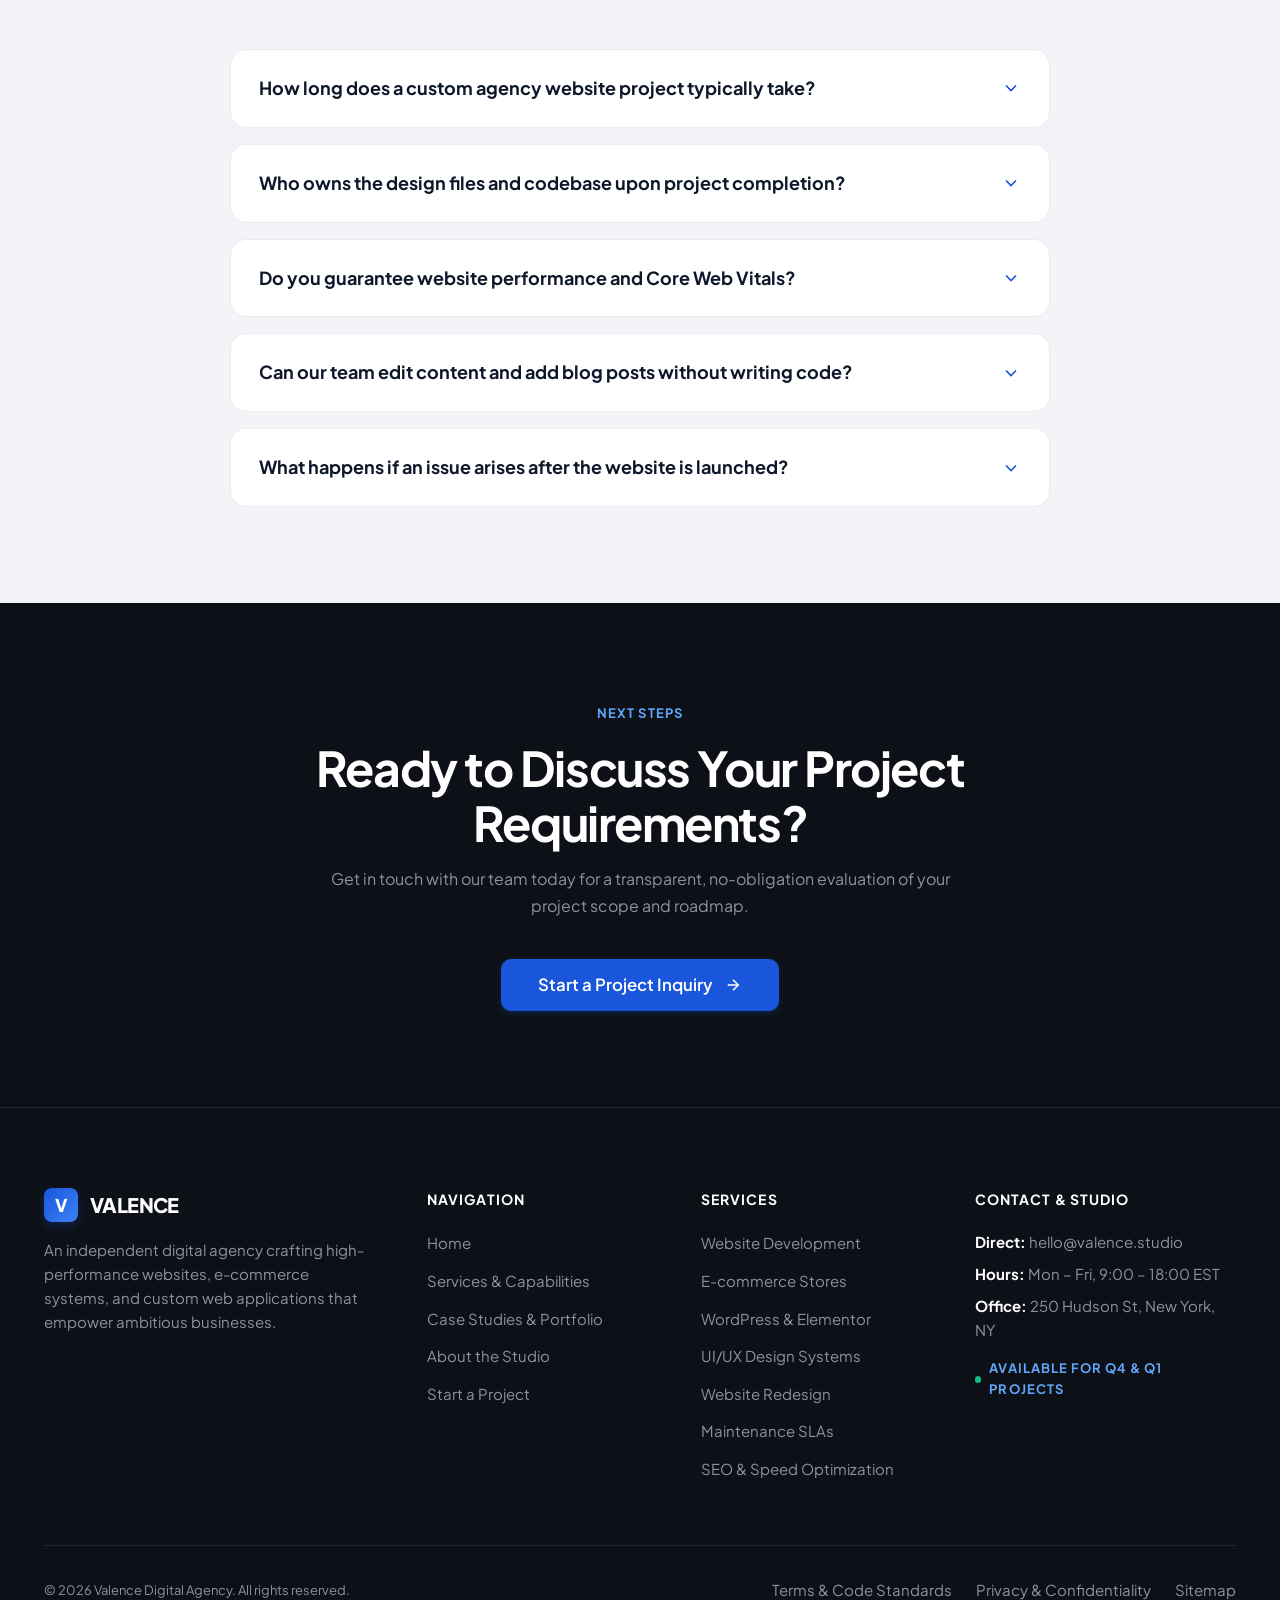
<file: services.html>
<!DOCTYPE html>
<html lang="en">
<head>
  <meta charset="UTF-8">
  <meta name="viewport" content="width=device-width, initial-scale=1.0">
  <title>Agency Services & Capabilities — VALENCE Digital</title>
  <meta name="description" content="Explore our full spectrum of digital agency services: Custom Web Development, E-commerce, WordPress, UI/UX Design Systems, Redesign, Maintenance, and Technical SEO.">
  
  <meta property="og:type" content="website">
  <meta property="og:title" content="Agency Services & Capabilities — VALENCE Digital">
  <meta property="og:description" content="End-to-end digital engineering and strategic design services tailored for modern business growth.">
  <meta property="og:image" content="assets/images/hero-showcase.jpg">
  <meta name="theme-color" content="#1A56DB">

  <link rel="icon" href="data:image/svg+xml,<svg xmlns='http://www.w3.org/2000/svg' viewBox='0 0 32 32'><rect width='32' height='32' rx='8' fill='%231A56DB'/><path d='M9 10L16 23L23 10' stroke='white' stroke-width='3.5' stroke-linecap='round' stroke-linejoin='round'/></svg>">
  <link rel="stylesheet" href="assets/css/main.css">
</head>
<body>

  <!-- ==================== HEADER NAVIGATION ==================== -->
  <header class="site-header" id="site-header">
    <div class="container header-container">
      <a href="index.html" class="brand-logo" aria-label="Valence Studio Homepage">
        <span class="brand-mark">
          <svg width="20" height="20" viewBox="0 0 24 24" fill="none" stroke="currentColor" stroke-width="2.5" stroke-linecap="round" stroke-linejoin="round">
            <polyline points="6 9 12 15 18 9"></polyline>
          </svg>
        </span>
        <span>VALENCE</span>
      </a>

      <nav class="nav-links" aria-label="Main Navigation">
        <a href="index.html" class="nav-link">Home</a>
        <a href="services.html" class="nav-link active">Services</a>
        <a href="projects.html" class="nav-link">Projects</a>
        <a href="about.html" class="nav-link">About</a>
        <a href="contact.html" class="nav-link">Contact</a>
      </nav>

      <div class="header-actions">
        <a href="contact.html" class="btn btn-primary" id="header-cta-btn">
          Start a Project
          <svg width="16" height="16" viewBox="0 0 24 24" fill="none" stroke="currentColor" stroke-width="2">
            <line x1="5" y1="12" x2="19" y2="12"></line>
            <polyline points="12 5 19 12 12 19"></polyline>
          </svg>
        </a>

        <button class="mobile-toggle" aria-label="Toggle Navigation Menu" aria-expanded="false">
          <svg width="26" height="26" viewBox="0 0 24 24" fill="none" stroke="currentColor" stroke-width="2">
            <line x1="3" y1="12" x2="21" y2="12"></line>
            <line x1="3" y1="6" x2="21" y2="6"></line>
            <line x1="3" y1="18" x2="21" y2="18"></line>
          </svg>
        </button>
      </div>
    </div>
  </header>

  <!-- Mobile Drawer -->
  <div class="mobile-drawer" role="dialog" aria-modal="true" aria-label="Mobile Navigation">
    <div class="mobile-content">
      <div class="mobile-header">
        <div class="brand-logo">
          <span class="brand-mark">V</span>
          <span>VALENCE</span>
        </div>
        <button class="mobile-close-btn" aria-label="Close Navigation" style="font-size: 1.5rem; color: var(--text-main); padding: 0.5rem;">
          <svg width="24" height="24" viewBox="0 0 24 24" fill="none" stroke="currentColor" stroke-width="2">
            <line x1="18" y1="6" x2="6" y2="18"></line>
            <line x1="6" y1="6" x2="18" y2="18"></line>
          </svg>
        </button>
      </div>
      <nav class="mobile-nav-links">
        <a href="index.html" class="mobile-nav-link">Home</a>
        <a href="services.html" class="mobile-nav-link active">Services</a>
        <a href="projects.html" class="mobile-nav-link">Projects</a>
        <a href="about.html" class="mobile-nav-link">About</a>
        <a href="contact.html" class="mobile-nav-link">Contact</a>
      </nav>
      <div style="margin-top: auto;">
        <a href="contact.html" class="btn btn-primary" style="width: 100%;">
          Start a Project
        </a>
      </div>
    </div>
  </div>

  <main id="main-content">

    <!-- ==================== SERVICES HERO ==================== -->
    <section class="case-study-hero">
      <div class="container">
        <nav class="breadcrumbs" aria-label="Breadcrumb">
          <a href="index.html">Home</a>
          <span class="sep">/</span>
          <span aria-current="page">Services</span>
        </nav>
        <span class="eyebrow eyebrow-pill">
          <span class="pulse-dot"></span>
          Full-Stack Agency Capabilities
        </span>
        <h1 class="display-title" style="margin-bottom: 1.25rem;">
          Engineering Digital Excellence at Every Touchpoint.
        </h1>
        <p class="section-subtitle" style="max-width: 720px; font-size: 1.2rem;">
          From high-converting corporate flagships to complex custom web platforms and e-commerce architectures, we engineer websites that move businesses forward.
        </p>
      </div>
    </section>

    <!-- ==================== DETAILED SERVICES BREAKDOWN ==================== -->
    <section class="section">
      <div class="container">
        
        <!-- 1. Website Development -->
        <article class="service-card" id="service-webdev" style="margin-bottom: 3.5rem; padding: 3rem;">
          <div style="display: grid; grid-template-columns: 1.2fr 1fr; gap: 3rem; align-items: center;">
            <div>
              <div class="service-icon-box">
                <svg width="26" height="26" viewBox="0 0 24 24" fill="none" stroke="currentColor" stroke-width="2">
                  <rect x="2" y="3" width="20" height="14" rx="2" ry="2"></rect>
                  <line x1="8" y1="21" x2="16" y2="21"></line>
                  <line x1="12" y1="17" x2="12" y2="21"></line>
                </svg>
              </div>
              <h2 style="font-size: 2rem; margin-bottom: 1rem;">1. Website Development</h2>
              <p style="color: var(--text-secondary); font-size: 1.05rem; line-height: 1.7; margin-bottom: 1.5rem;">
                We build bespoke business websites, corporate flagships, high-converting product landing pages, and scalable custom web applications. Each codebase is engineered cleanly with zero bloatware to achieve immediate loading speeds, rock-solid security, and flawless responsive behavior across all viewports.
              </p>
              
              <h4 style="font-size: 1rem; text-transform: uppercase; letter-spacing: 0.05em; color: var(--text-muted); margin-bottom: 0.75rem;">Key Deliverables & Specifications:</h4>
              <ul class="principles-list" style="margin-bottom: 2rem;">
                <li class="deliverable-item"><svg width="18" height="18" viewBox="0 0 24 24" fill="none" stroke="currentColor" stroke-width="2.5"><polyline points="20 6 9 17 4 12"></polyline></svg> Custom-coded semantic HTML5, modern CSS3, and JavaScript logic</li>
                <li class="deliverable-item"><svg width="18" height="18" viewBox="0 0 24 24" fill="none" stroke="currentColor" stroke-width="2.5"><polyline points="20 6 9 17 4 12"></polyline></svg> Responsive across mobile (375px) to ultra-wide desktop (2560px+)</li>
                <li class="deliverable-item"><svg width="18" height="18" viewBox="0 0 24 24" fill="none" stroke="currentColor" stroke-width="2.5"><polyline points="20 6 9 17 4 12"></polyline></svg> REST API integrations, headless CMS setups, and database connections</li>
                <li class="deliverable-item"><svg width="18" height="18" viewBox="0 0 24 24" fill="none" stroke="currentColor" stroke-width="2.5"><polyline points="20 6 9 17 4 12"></polyline></svg> WCAG 2.1 AA accessibility compliance and cross-browser testing</li>
              </ul>

              <a href="contact.html?service=web-development" class="btn btn-primary">
                Inquire About Website Development &rarr;
              </a>
            </div>

            <div style="background: var(--bg-muted); padding: 2rem; border-radius: var(--radius-lg); border: 1px solid var(--border-color);">
              <h3 style="font-size: 1.15rem; margin-bottom: 1rem;">Service Quick Facts</h3>
              <div style="margin-bottom: 1rem;">
                <div style="font-size: 0.8125rem; color: var(--text-muted); font-weight: 700;">IDEAL FOR</div>
                <div style="font-weight: 600;">Growing businesses, B2B companies, tech startups, corporate firms</div>
              </div>
              <div style="margin-bottom: 1rem;">
                <div style="font-size: 0.8125rem; color: var(--text-muted); font-weight: 700;">TYPICAL TIMELINE</div>
                <div style="font-weight: 600;">3 to 6 weeks from kickoff to deployment</div>
              </div>
              <div style="margin-bottom: 1rem;">
                <div style="font-size: 0.8125rem; color: var(--text-muted); font-weight: 700;">TECH ECOSYSTEM</div>
                <div style="display: flex; gap: 0.4rem; flex-wrap: wrap; margin-top: 0.4rem;">
                  <span class="tech-badge">HTML5 / Modern JS</span>
                  <span class="tech-badge">CSS Grid</span>
                  <span class="tech-badge">Node / REST APIs</span>
                  <span class="tech-badge">Vite / React</span>
                </div>
              </div>
            </div>
          </div>
        </article>

        <!-- 2. E-commerce Development -->
        <article class="service-card" id="service-ecommerce" style="margin-bottom: 3.5rem; padding: 3rem;">
          <div style="display: grid; grid-template-columns: 1.2fr 1fr; gap: 3rem; align-items: center;">
            <div>
              <div class="service-icon-box">
                <svg width="26" height="26" viewBox="0 0 24 24" fill="none" stroke="currentColor" stroke-width="2">
                  <circle cx="9" cy="21" r="1"></circle>
                  <circle cx="20" cy="21" r="1"></circle>
                  <path d="M1 1h4l2.68 13.39a2 2 0 0 0 2 1.61h9.72a2 2 0 0 0 2-1.61L23 6H6"></path>
                </svg>
              </div>
              <h2 style="font-size: 2rem; margin-bottom: 1rem;">2. E-commerce Development</h2>
              <p style="color: var(--text-secondary); font-size: 1.05rem; line-height: 1.7; margin-bottom: 1.5rem;">
                Turn casual visitors into loyal repeat customers. We architect high-converting online storefronts, curated product catalog systems, slide-out shopping carts, and streamlined multi-currency checkouts powered by Stripe, PayPal, and modern payment gateways.
              </p>
              
              <h4 style="font-size: 1rem; text-transform: uppercase; letter-spacing: 0.05em; color: var(--text-muted); margin-bottom: 0.75rem;">Key Deliverables & Specifications:</h4>
              <ul class="principles-list" style="margin-bottom: 2rem;">
                <li class="deliverable-item"><svg width="18" height="18" viewBox="0 0 24 24" fill="none" stroke="currentColor" stroke-width="2.5"><polyline points="20 6 9 17 4 12"></polyline></svg> Custom Shopify, WooCommerce, or headless storefront architecture</li>
                <li class="deliverable-item"><svg width="18" height="18" viewBox="0 0 24 24" fill="none" stroke="currentColor" stroke-width="2.5"><polyline points="20 6 9 17 4 12"></polyline></svg> Dynamic product variants, inventory sync, and real-time stock levels</li>
                <li class="deliverable-item"><svg width="18" height="18" viewBox="0 0 24 24" fill="none" stroke="currentColor" stroke-width="2.5"><polyline points="20 6 9 17 4 12"></polyline></svg> Frictionless 1-page checkout flow with Apple Pay and Google Pay</li>
                <li class="deliverable-item"><svg width="18" height="18" viewBox="0 0 24 24" fill="none" stroke="currentColor" stroke-width="2.5"><polyline points="20 6 9 17 4 12"></polyline></svg> Order tracking, transactional email templates, and automated invoicing</li>
              </ul>

              <a href="contact.html?service=ecommerce" class="btn btn-primary">
                Inquire About E-commerce &rarr;
              </a>
            </div>

            <div style="background: var(--bg-muted); padding: 2rem; border-radius: var(--radius-lg); border: 1px solid var(--border-color);">
              <h3 style="font-size: 1.15rem; margin-bottom: 1rem;">Service Quick Facts</h3>
              <div style="margin-bottom: 1rem;">
                <div style="font-size: 0.8125rem; color: var(--text-muted); font-weight: 700;">IDEAL FOR</div>
                <div style="font-weight: 600;">DTC brands, luxury retailers, product innovators, wholesale catalogs</div>
              </div>
              <div style="margin-bottom: 1rem;">
                <div style="font-size: 0.8125rem; color: var(--text-muted); font-weight: 700;">TYPICAL TIMELINE</div>
                <div style="font-weight: 600;">4 to 8 weeks depending on catalog complexity</div>
              </div>
              <div style="margin-bottom: 1rem;">
                <div style="font-size: 0.8125rem; color: var(--text-muted); font-weight: 700;">TECH ECOSYSTEM</div>
                <div style="display: flex; gap: 0.4rem; flex-wrap: wrap; margin-top: 0.4rem;">
                  <span class="tech-badge">Shopify Plus</span>
                  <span class="tech-badge">WooCommerce</span>
                  <span class="tech-badge">Stripe Elements</span>
                  <span class="tech-badge">Headless APIs</span>
                </div>
              </div>
            </div>
          </div>
        </article>

        <!-- 3. WordPress Development -->
        <article class="service-card" id="service-wordpress" style="margin-bottom: 3.5rem; padding: 3rem;">
          <div style="display: grid; grid-template-columns: 1.2fr 1fr; gap: 3rem; align-items: center;">
            <div>
              <div class="service-icon-box">
                <svg width="26" height="26" viewBox="0 0 24 24" fill="none" stroke="currentColor" stroke-width="2">
                  <path d="M4 4h16c1.1 0 2 .9 2 2v12c0 1.1-.9 2-2 2H4c-1.1 0-2-.9-2-2V6c0-1.1.9-2 2-2z"></path>
                  <line x1="12" y1="4" x2="12" y2="20"></line>
                  <line x1="4" y1="12" x2="20" y2="12"></line>
                </svg>
              </div>
              <h2 style="font-size: 2rem; margin-bottom: 1rem;">3. WordPress Development</h2>
              <p style="color: var(--text-secondary); font-size: 1.05rem; line-height: 1.7; margin-bottom: 1.5rem;">
                Empower your marketing team to edit content effortlessly without ever breaking site design. We craft bespoke WordPress themes, optimized Elementor setups, custom Gutenberg blocks, and secure custom post types engineered with strict performance standards.
              </p>
              
              <h4 style="font-size: 1rem; text-transform: uppercase; letter-spacing: 0.05em; color: var(--text-muted); margin-bottom: 0.75rem;">Key Deliverables & Specifications:</h4>
              <ul class="principles-list" style="margin-bottom: 2rem;">
                <li class="deliverable-item"><svg width="18" height="18" viewBox="0 0 24 24" fill="none" stroke="currentColor" stroke-width="2.5"><polyline points="20 6 9 17 4 12"></polyline></svg> Zero-bloat custom theme built specifically for your brand</li>
                <li class="deliverable-item"><svg width="18" height="18" viewBox="0 0 24 24" fill="none" stroke="currentColor" stroke-width="2.5"><polyline points="20 6 9 17 4 12"></polyline></svg> Elementor Pro or native Gutenberg custom blocks configured for your team</li>
                <li class="deliverable-item"><svg width="18" height="18" viewBox="0 0 24 24" fill="none" stroke="currentColor" stroke-width="2.5"><polyline points="20 6 9 17 4 12"></polyline></svg> Custom post types, taxonomies, and advanced custom fields (ACF)</li>
                <li class="deliverable-item"><svg width="18" height="18" viewBox="0 0 24 24" fill="none" stroke="currentColor" stroke-width="2.5"><polyline points="20 6 9 17 4 12"></polyline></svg> Advanced caching, Redis integration, and enterprise hardening</li>
              </ul>

              <a href="contact.html?service=wordpress" class="btn btn-primary">
                Inquire About WordPress Solutions &rarr;
              </a>
            </div>

            <div style="background: var(--bg-muted); padding: 2rem; border-radius: var(--radius-lg); border: 1px solid var(--border-color);">
              <h3 style="font-size: 1.15rem; margin-bottom: 1rem;">Service Quick Facts</h3>
              <div style="margin-bottom: 1rem;">
                <div style="font-size: 0.8125rem; color: var(--text-muted); font-weight: 700;">IDEAL FOR</div>
                <div style="font-weight: 600;">Marketing teams needing autonomous content publishing and blog management</div>
              </div>
              <div style="margin-bottom: 1rem;">
                <div style="font-size: 0.8125rem; color: var(--text-muted); font-weight: 700;">TYPICAL TIMELINE</div>
                <div style="font-weight: 600;">3 to 5 weeks</div>
              </div>
              <div style="margin-bottom: 1rem;">
                <div style="font-size: 0.8125rem; color: var(--text-muted); font-weight: 700;">TECH ECOSYSTEM</div>
                <div style="display: flex; gap: 0.4rem; flex-wrap: wrap; margin-top: 0.4rem;">
                  <span class="tech-badge">WordPress 6.x</span>
                  <span class="tech-badge">Elementor Pro</span>
                  <span class="tech-badge">ACF Pro</span>
                  <span class="tech-badge">PHP 8.2+</span>
                </div>
              </div>
            </div>
          </div>
        </article>

        <!-- 4. UI/UX Design -->
        <article class="service-card" id="service-uiux" style="margin-bottom: 3.5rem; padding: 3rem;">
          <div style="display: grid; grid-template-columns: 1.2fr 1fr; gap: 3rem; align-items: center;">
            <div>
              <div class="service-icon-box">
                <svg width="26" height="26" viewBox="0 0 24 24" fill="none" stroke="currentColor" stroke-width="2">
                  <path d="M12 19l7-7 3 3-7 7-3-3z"></path>
                  <path d="M18 13l-1.5-7.5L2 2l3.5 14.5L13 18l5-5z"></path>
                  <path d="M2 2l7.586 7.586"></path>
                  <circle cx="11" cy="11" r="2"></circle>
                </svg>
              </div>
              <h2 style="font-size: 2rem; margin-bottom: 1rem;">4. UI/UX Design & Prototyping</h2>
              <p style="color: var(--text-secondary); font-size: 1.05rem; line-height: 1.7; margin-bottom: 1.5rem;">
                Exceptional websites are designed around user psychology and clear business funnels. We create complete design systems, high-fidelity wireframes, interactive Figma prototypes, and responsive components tested for visual clarity and accessibility.
              </p>
              
              <h4 style="font-size: 1rem; text-transform: uppercase; letter-spacing: 0.05em; color: var(--text-muted); margin-bottom: 0.75rem;">Key Deliverables & Specifications:</h4>
              <ul class="principles-list" style="margin-bottom: 2rem;">
                <li class="deliverable-item"><svg width="18" height="18" viewBox="0 0 24 24" fill="none" stroke="currentColor" stroke-width="2.5"><polyline points="20 6 9 17 4 12"></polyline></svg> Complete, organized Figma design file with full component library</li>
                <li class="deliverable-item"><svg width="18" height="18" viewBox="0 0 24 24" fill="none" stroke="currentColor" stroke-width="2.5"><polyline points="20 6 9 17 4 12"></polyline></svg> Wireframes and interactive user journey click-through prototypes</li>
                <li class="deliverable-item"><svg width="18" height="18" viewBox="0 0 24 24" fill="none" stroke="currentColor" stroke-width="2.5"><polyline points="20 6 9 17 4 12"></polyline></svg> Design tokens for color palettes, spacing, typography scales, and shadows</li>
                <li class="deliverable-item"><svg width="18" height="18" viewBox="0 0 24 24" fill="none" stroke="currentColor" stroke-width="2.5"><polyline points="20 6 9 17 4 12"></polyline></svg> Responsive mobile, tablet, and desktop layout mockups</li>
              </ul>

              <a href="contact.html?service=ui-ux" class="btn btn-primary">
                Inquire About UI/UX Design &rarr;
              </a>
            </div>

            <div style="background: var(--bg-muted); padding: 2rem; border-radius: var(--radius-lg); border: 1px solid var(--border-color);">
              <h3 style="font-size: 1.15rem; margin-bottom: 1rem;">Service Quick Facts</h3>
              <div style="margin-bottom: 1rem;">
                <div style="font-size: 0.8125rem; color: var(--text-muted); font-weight: 700;">IDEAL FOR</div>
                <div style="font-weight: 600;">Product teams needing modern interfaces or pre-development validation</div>
              </div>
              <div style="margin-bottom: 1rem;">
                <div style="font-size: 0.8125rem; color: var(--text-muted); font-weight: 700;">TYPICAL TIMELINE</div>
                <div style="font-weight: 600;">2 to 4 weeks</div>
              </div>
              <div style="margin-bottom: 1rem;">
                <div style="font-size: 0.8125rem; color: var(--text-muted); font-weight: 700;">TOOLS & METHODS</div>
                <div style="display: flex; gap: 0.4rem; flex-wrap: wrap; margin-top: 0.4rem;">
                  <span class="tech-badge">Figma Pro</span>
                  <span class="tech-badge">Design Tokens</span>
                  <span class="tech-badge">Usability Auditing</span>
                  <span class="tech-badge">WCAG Testing</span>
                </div>
              </div>
            </div>
          </div>
        </article>

        <!-- 5. Website Redesign -->
        <article class="service-card" id="service-redesign" style="margin-bottom: 3.5rem; padding: 3rem;">
          <div style="display: grid; grid-template-columns: 1.2fr 1fr; gap: 3rem; align-items: center;">
            <div>
              <div class="service-icon-box">
                <svg width="26" height="26" viewBox="0 0 24 24" fill="none" stroke="currentColor" stroke-width="2">
                  <polyline points="23 4 23 10 17 10"></polyline>
                  <polyline points="1 20 1 14 7 14"></polyline>
                  <path d="M3.51 9a9 9 0 0 1 14.85-3.36L23 10M1 14l4.64 4.36A9 9 0 0 0 20.49 15"></path>
                </svg>
              </div>
              <h2 style="font-size: 2rem; margin-bottom: 1rem;">5. Website Redesign & Conversion Optimization</h2>
              <p style="color: var(--text-secondary); font-size: 1.05rem; line-height: 1.7; margin-bottom: 1.5rem;">
                Is your existing website failing to reflect your company's actual standard of quality? We modernize legacy websites, clean up confusing navigation structures, optimize conversion paths, and preserve existing SEO equity through careful 301 redirection mappings.
              </p>
              
              <h4 style="font-size: 1rem; text-transform: uppercase; letter-spacing: 0.05em; color: var(--text-muted); margin-bottom: 0.75rem;">Key Deliverables & Specifications:</h4>
              <ul class="principles-list" style="margin-bottom: 2rem;">
                <li class="deliverable-item"><svg width="18" height="18" viewBox="0 0 24 24" fill="none" stroke="currentColor" stroke-width="2.5"><polyline points="20 6 9 17 4 12"></polyline></svg> Comprehensive UX audit identifying drop-off friction points</li>
                <li class="deliverable-item"><svg width="18" height="18" viewBox="0 0 24 24" fill="none" stroke="currentColor" stroke-width="2.5"><polyline points="20 6 9 17 4 12"></polyline></svg> Contemporary visual revamp aligned with top-tier industry aesthetics</li>
                <li class="deliverable-item"><svg width="18" height="18" viewBox="0 0 24 24" fill="none" stroke="currentColor" stroke-width="2.5"><polyline points="20 6 9 17 4 12"></polyline></svg> Complete 301 redirect map preserving every historical SEO URL</li>
                <li class="deliverable-item"><svg width="18" height="18" viewBox="0 0 24 24" fill="none" stroke="currentColor" stroke-width="2.5"><polyline points="20 6 9 17 4 12"></polyline></svg> Zero downtime migration schedule handled by our senior engineers</li>
              </ul>

              <a href="contact.html?service=redesign" class="btn btn-primary">
                Inquire About Website Redesign &rarr;
              </a>
            </div>

            <div style="background: var(--bg-muted); padding: 2rem; border-radius: var(--radius-lg); border: 1px solid var(--border-color);">
              <h3 style="font-size: 1.15rem; margin-bottom: 1rem;">Service Quick Facts</h3>
              <div style="margin-bottom: 1rem;">
                <div style="font-size: 0.8125rem; color: var(--text-muted); font-weight: 700;">IDEAL FOR</div>
                <div style="font-weight: 600;">Companies with websites older than 3 years or experiencing high bounce rates</div>
              </div>
              <div style="margin-bottom: 1rem;">
                <div style="font-size: 0.8125rem; color: var(--text-muted); font-weight: 700;">TYPICAL TIMELINE</div>
                <div style="font-weight: 600;">3 to 6 weeks</div>
              </div>
              <div style="margin-bottom: 1rem;">
                <div style="font-size: 0.8125rem; color: var(--text-muted); font-weight: 700;">IMPACT METRICS</div>
                <div style="font-weight: 600; color: var(--color-primary);">Average +35% to +140% conversion rate increase</div>
              </div>
            </div>
          </div>
        </article>

        <!-- 6. Website Maintenance -->
        <article class="service-card" id="service-maintenance" style="margin-bottom: 3.5rem; padding: 3rem;">
          <div style="display: grid; grid-template-columns: 1.2fr 1fr; gap: 3rem; align-items: center;">
            <div>
              <div class="service-icon-box">
                <svg width="26" height="26" viewBox="0 0 24 24" fill="none" stroke="currentColor" stroke-width="2">
                  <path d="M12 22s8-4 8-10V5l-8-3-8 3v7c0 6 8 10 8 10z"></path>
                </svg>
              </div>
              <h2 style="font-size: 2rem; margin-bottom: 1rem;">6. Website Maintenance & Technical Support SLAs</h2>
              <p style="color: var(--text-secondary); font-size: 1.05rem; line-height: 1.7; margin-bottom: 1.5rem;">
                Your website is an active revenue channel that requires proactive care. Our ongoing maintenance plans ensure uninterrupted uptime, security hardening, automated encrypted backups, continuous speed audits, and fast turnaround on technical requests.
              </p>
              
              <h4 style="font-size: 1rem; text-transform: uppercase; letter-spacing: 0.05em; color: var(--text-muted); margin-bottom: 0.75rem;">Key Deliverables & Specifications:</h4>
              <ul class="principles-list" style="margin-bottom: 2rem;">
                <li class="deliverable-item"><svg width="18" height="18" viewBox="0 0 24 24" fill="none" stroke="currentColor" stroke-width="2.5"><polyline points="20 6 9 17 4 12"></polyline></svg> 24/7 automated uptime and server response monitoring</li>
                <li class="deliverable-item"><svg width="18" height="18" viewBox="0 0 24 24" fill="none" stroke="currentColor" stroke-width="2.5"><polyline points="20 6 9 17 4 12"></polyline></svg> Encrypted daily off-site cloud backups with 1-click restore</li>
                <li class="deliverable-item"><svg width="18" height="18" viewBox="0 0 24 24" fill="none" stroke="currentColor" stroke-width="2.5"><polyline points="20 6 9 17 4 12"></polyline></svg> Security firewall updates, vulnerability patching, and SSL audits</li>
                <li class="deliverable-item"><svg width="18" height="18" viewBox="0 0 24 24" fill="none" stroke="currentColor" stroke-width="2.5"><polyline points="20 6 9 17 4 12"></polyline></svg> Monthly engineering development hours for feature additions</li>
              </ul>

              <a href="contact.html?service=maintenance" class="btn btn-primary">
                Inquire About Maintenance Plans &rarr;
              </a>
            </div>

            <div style="background: var(--bg-muted); padding: 2rem; border-radius: var(--radius-lg); border: 1px solid var(--border-color);">
              <h3 style="font-size: 1.15rem; margin-bottom: 1rem;">Service Quick Facts</h3>
              <div style="margin-bottom: 1rem;">
                <div style="font-size: 0.8125rem; color: var(--text-muted); font-weight: 700;">IDEAL FOR</div>
                <div style="font-weight: 600;">Businesses requiring 99.9% uptime and zero internal DevOps overhead</div>
              </div>
              <div style="margin-bottom: 1rem;">
                <div style="font-size: 0.8125rem; color: var(--text-muted); font-weight: 700;">RESPONSE SLA</div>
                <div style="font-weight: 600;">Guaranteed 2-hour response on urgent priority tickets</div>
              </div>
              <div style="margin-bottom: 1rem;">
                <div style="font-size: 0.8125rem; color: var(--text-muted); font-weight: 700;">PLANS</div>
                <div style="font-weight: 600;">Flexible monthly and annual retainer tiers</div>
              </div>
            </div>
          </div>
        </article>

        <!-- 7. SEO & Performance -->
        <article class="service-card" id="service-seo" style="margin-bottom: 3.5rem; padding: 3rem;">
          <div style="display: grid; grid-template-columns: 1.2fr 1fr; gap: 3rem; align-items: center;">
            <div>
              <div class="service-icon-box">
                <svg width="26" height="26" viewBox="0 0 24 24" fill="none" stroke="currentColor" stroke-width="2">
                  <polygon points="13 2 3 14 12 14 11 22 21 10 12 10 13 2"></polygon>
                </svg>
              </div>
              <h2 style="font-size: 2rem; margin-bottom: 1rem;">7. Technical SEO & Performance Optimization</h2>
              <p style="color: var(--text-secondary); font-size: 1.05rem; line-height: 1.7; margin-bottom: 1.5rem;">
                Google heavily penalizes slow websites. We engineer deep technical SEO and performance optimizations that propel your site into the green 95+ tier on Google PageSpeed Insights, ensuring top search engine rankability, rapid crawling, and higher customer conversion.
              </p>
              
              <h4 style="font-size: 1rem; text-transform: uppercase; letter-spacing: 0.05em; color: var(--text-muted); margin-bottom: 0.75rem;">Key Deliverables & Specifications:</h4>
              <ul class="principles-list" style="margin-bottom: 2rem;">
                <li class="deliverable-item"><svg width="18" height="18" viewBox="0 0 24 24" fill="none" stroke="currentColor" stroke-width="2.5"><polyline points="20 6 9 17 4 12"></polyline></svg> Guaranteed 95+ Core Web Vitals score on mobile and desktop</li>
                <li class="deliverable-item"><svg width="18" height="18" viewBox="0 0 24 24" fill="none" stroke="currentColor" stroke-width="2.5"><polyline points="20 6 9 17 4 12"></polyline></svg> Complete Schema.org JSON-LD structured data integration</li>
                <li class="deliverable-item"><svg width="18" height="18" viewBox="0 0 24 24" fill="none" stroke="currentColor" stroke-width="2.5"><polyline points="20 6 9 17 4 12"></polyline></svg> Next-gen image format conversions (WebP/AVIF) and responsive srcsets</li>
                <li class="deliverable-item"><svg width="18" height="18" viewBox="0 0 24 24" fill="none" stroke="currentColor" stroke-width="2.5"><polyline points="20 6 9 17 4 12"></polyline></svg> Critical CSS inlining, font subsetting, and JavaScript deferral</li>
              </ul>

              <a href="contact.html?service=seo-performance" class="btn btn-primary">
                Inquire About SEO & Performance &rarr;
              </a>
            </div>

            <div style="background: var(--bg-muted); padding: 2rem; border-radius: var(--radius-lg); border: 1px solid var(--border-color);">
              <h3 style="font-size: 1.15rem; margin-bottom: 1rem;">Service Quick Facts</h3>
              <div style="margin-bottom: 1rem;">
                <div style="font-size: 0.8125rem; color: var(--text-muted); font-weight: 700;">IDEAL FOR</div>
                <div style="font-weight: 600;">Websites suffering from poor organic rankings or slow loading speeds</div>
              </div>
              <div style="margin-bottom: 1rem;">
                <div style="font-size: 0.8125rem; color: var(--text-muted); font-weight: 700;">TYPICAL SPEED GAIN</div>
                <div style="font-weight: 600; color: var(--color-success);">&gt;60% faster page load speeds</div>
              </div>
              <div style="margin-bottom: 1rem;">
                <div style="font-size: 0.8125rem; color: var(--text-muted); font-weight: 700;">AUDIT TOOLS</div>
                <div style="display: flex; gap: 0.4rem; flex-wrap: wrap; margin-top: 0.4rem;">
                  <span class="tech-badge">Google Lighthouse</span>
                  <span class="tech-badge">Screaming Frog</span>
                  <span class="tech-badge">Chrome UX Report</span>
                </div>
              </div>
            </div>
          </div>
        </article>

      </div>
    </section>

    <!-- ==================== TECH ECOSYSTEM MATRIX ==================== -->
    <section class="section" style="background-color: var(--bg-muted); border-top: 1px solid var(--border-color); border-bottom: 1px solid var(--border-color);">
      <div class="container">
        <div class="section-header text-center">
          <span class="eyebrow">Engineering Standards</span>
          <h2 class="section-title">Our Technical Ecosystem</h2>
          <p class="section-subtitle">
            We use modern, battle-tested technologies that deliver peak performance, accessibility, and maintainability.
          </p>
        </div>

        <div class="tech-table-wrap">
          <table class="tech-table">
            <thead>
              <tr>
                <th>Domain</th>
                <th>Primary Technologies</th>
                <th>Key Advantages</th>
                <th>Ideal Use Case</th>
              </tr>
            </thead>
            <tbody>
              <tr>
                <td><strong>Frontend Architecture</strong></td>
                <td>HTML5, Vanilla CSS3, Modern ES6+ JavaScript, TypeScript</td>
                <td>Zero dependency bloat, lightning execution, maximum browser compatibility</td>
                <td>Corporate sites, landing pages, custom interactive frontends</td>
              </tr>
              <tr>
                <td><strong>E-commerce</strong></td>
                <td>Shopify Liquid, WooCommerce, Stripe Elements API, PayPal SDK</td>
                <td>High conversion rates, secure payments, easy product inventory management</td>
                <td>Direct-to-consumer online stores, wholesale catalogs</td>
              </tr>
              <tr>
                <td><strong>Content Management</strong></td>
                <td>Custom WordPress Themes, Elementor Pro, Gutenberg Blocks, ACF</td>
                <td>Effortless marketing publishing, intuitive visual editing, zero code lock-in</td>
                <td>Content-heavy websites, corporate blogs, resource hubs</td>
              </tr>
              <tr>
                <td><strong>UI/UX Design</strong></td>
                <td>Figma Pro, Design Systems, Tokens, Prototyping, Accessibility Audits</td>
                <td>Pixel-perfect handoff, coherent brand identity, pre-tested UX flows</td>
                <td>New product launches, comprehensive website redesigns</td>
              </tr>
              <tr>
                <td><strong>Speed & Infrastructure</strong></td>
                <td>Cloudflare CDN, AWS, Vercel, LiteSpeed, Brotli Compression, Schema.org</td>
                <td>Sub-second TTFB, 99.9% uptime, maximum organic Google visibility</td>
                <td>Enterprise platforms, high-traffic commercial portals</td>
              </tr>
            </tbody>
          </table>
        </div>
      </div>
    </section>

    <!-- ==================== ENGAGEMENT MODELS & TIERS ==================== -->
    <section class="section">
      <div class="container">
        <div class="section-header text-center">
          <span class="eyebrow">Collaboration Models</span>
          <h2 class="section-title">Transparent Engagement Tiers</h2>
          <p class="section-subtitle">
            Clear project scopes and timelines tailored to your team's development budget and growth goals.
          </p>
        </div>

        <div class="pricing-grid">
          <!-- Sprint / Launch -->
          <div class="pricing-card">
            <h3 class="pricing-tier-name">Growth Sprint</h3>
            <p class="pricing-desc">Perfect for high-impact landing pages, product launches, or focused redesigns.</p>
            <div class="pricing-amount">$4,500 – $8,500</div>
            <div class="pricing-term">Fixed scope / 2 to 3 weeks delivery</div>
            <div class="pricing-feature-list">
              <div class="pricing-feature-item"><svg width="16" height="16" viewBox="0 0 24 24" fill="none" stroke="currentColor" stroke-width="2.5"><polyline points="20 6 9 17 4 12"></polyline></svg> Complete UI/UX Wireframing & Design</div>
              <div class="pricing-feature-item"><svg width="16" height="16" viewBox="0 0 24 24" fill="none" stroke="currentColor" stroke-width="2.5"><polyline points="20 6 9 17 4 12"></polyline></svg> Bespoke Responsive Development</div>
              <div class="pricing-feature-item"><svg width="16" height="16" viewBox="0 0 24 24" fill="none" stroke="currentColor" stroke-width="2.5"><polyline points="20 6 9 17 4 12"></polyline></svg> Core Web Vitals 95+ Optimization</div>
              <div class="pricing-feature-item"><svg width="16" height="16" viewBox="0 0 24 24" fill="none" stroke="currentColor" stroke-width="2.5"><polyline points="20 6 9 17 4 12"></polyline></svg> 14-Day Post-Launch Warranty</div>
            </div>
            <a href="contact.html?service=web-development" class="btn btn-secondary">
              Select Growth Sprint
            </a>
          </div>

          <!-- Full Flagship (Featured) -->
          <div class="pricing-card featured">
            <span class="pricing-featured-badge">Most Popular</span>
            <h3 class="pricing-tier-name">Corporate Flagship</h3>
            <p class="pricing-desc">Complete end-to-end digital architecture for established businesses and scaling brands.</p>
            <div class="pricing-amount">$10,000 – $22,000</div>
            <div class="pricing-term">Comprehensive build / 4 to 6 weeks delivery</div>
            <div class="pricing-feature-list">
              <div class="pricing-feature-item"><svg width="16" height="16" viewBox="0 0 24 24" fill="none" stroke="currentColor" stroke-width="2.5"><polyline points="20 6 9 17 4 12"></polyline></svg> Deep Discovery & Market Benchmarking</div>
              <div class="pricing-feature-item"><svg width="16" height="16" viewBox="0 0 24 24" fill="none" stroke="currentColor" stroke-width="2.5"><polyline points="20 6 9 17 4 12"></polyline></svg> Full Figma Design System & Prototype</div>
              <div class="pricing-feature-item"><svg width="16" height="16" viewBox="0 0 24 24" fill="none" stroke="currentColor" stroke-width="2.5"><polyline points="20 6 9 17 4 12"></polyline></svg> Custom CMS or Web App Engineering</div>
              <div class="pricing-feature-item"><svg width="16" height="16" viewBox="0 0 24 24" fill="none" stroke="currentColor" stroke-width="2.5"><polyline points="20 6 9 17 4 12"></polyline></svg> Full Schema SEO & 301 Redirect Mapping</div>
              <div class="pricing-feature-item"><svg width="16" height="16" viewBox="0 0 24 24" fill="none" stroke="currentColor" stroke-width="2.5"><polyline points="20 6 9 17 4 12"></polyline></svg> 30-Day Technical Warranty & Team Training</div>
            </div>
            <a href="contact.html?service=web-development" class="btn btn-primary">
              Build Corporate Flagship
            </a>
          </div>

          <!-- Enterprise & Retainer -->
          <div class="pricing-card">
            <h3 class="pricing-tier-name">Dedicated Retainer</h3>
            <p class="pricing-desc">Continuous design and engineering partnership for continuous feature rollouts and SLAs.</p>
            <div class="pricing-amount">From $2,800</div>
            <div class="pricing-term">Per month / Cancel anytime</div>
            <div class="pricing-feature-list">
              <div class="pricing-feature-item"><svg width="16" height="16" viewBox="0 0 24 24" fill="none" stroke="currentColor" stroke-width="2.5"><polyline points="20 6 9 17 4 12"></polyline></svg> Dedicated Engineering Hours</div>
              <div class="pricing-feature-item"><svg width="16" height="16" viewBox="0 0 24 24" fill="none" stroke="currentColor" stroke-width="2.5"><polyline points="20 6 9 17 4 12"></polyline></svg> Priority 2-Hour Response SLA</div>
              <div class="pricing-feature-item"><svg width="16" height="16" viewBox="0 0 24 24" fill="none" stroke="currentColor" stroke-width="2.5"><polyline points="20 6 9 17 4 12"></polyline></svg> 24/7 Uptime & Security Hardening</div>
              <div class="pricing-feature-item"><svg width="16" height="16" viewBox="0 0 24 24" fill="none" stroke="currentColor" stroke-width="2.5"><polyline points="20 6 9 17 4 12"></polyline></svg> Continuous Conversion Rate Audits</div>
            </div>
            <a href="contact.html?service=maintenance" class="btn btn-secondary">
              Discuss Retainer Partnership
            </a>
          </div>
        </div>
      </div>
    </section>

    <!-- ==================== FREQUENTLY ASKED QUESTIONS ==================== -->
    <section class="section" style="background-color: var(--bg-muted); border-top: 1px solid var(--border-color);">
      <div class="container">
        <div class="section-header text-center">
          <span class="eyebrow">Clarity & Expectations</span>
          <h2 class="section-title">Frequently Asked Questions</h2>
          <p class="section-subtitle">
            Direct answers to the most common questions regarding our working methodology, timelines, code ownership, and warranties.
          </p>
        </div>

        <div class="faq-accordion-wrap">
          <div class="faq-item">
            <button class="faq-question" aria-expanded="false">
              <span>How long does a custom agency website project typically take?</span>
              <svg class="faq-icon-arrow" viewBox="0 0 24 24" fill="none" stroke="currentColor" stroke-width="2"><polyline points="6 9 12 15 18 9"></polyline></svg>
            </button>
            <div class="faq-answer">
              <div class="faq-answer-inner">
                Most standard corporate websites and landing pages take between 3 to 5 weeks from initial discovery to final deployment. More complex custom e-commerce systems or web applications with custom database integrations typically require 6 to 8 weeks. We define a fixed timeline upfront during project kickoff.
              </div>
            </div>
          </div>

          <div class="faq-item">
            <button class="faq-question" aria-expanded="false">
              <span>Who owns the design files and codebase upon project completion?</span>
              <svg class="faq-icon-arrow" viewBox="0 0 24 24" fill="none" stroke="currentColor" stroke-width="2"><polyline points="6 9 12 15 18 9"></polyline></svg>
            </button>
            <div class="faq-answer">
              <div class="faq-answer-inner">
                You do — 100%. Upon project sign-off and final milestone settlement, all intellectual property, Figma design files, source code repositories, and assets are transferred completely to your company. We enforce zero vendor lock-in.
              </div>
            </div>
          </div>

          <div class="faq-item">
            <button class="faq-question" aria-expanded="false">
              <span>Do you guarantee website performance and Core Web Vitals?</span>
              <svg class="faq-icon-arrow" viewBox="0 0 24 24" fill="none" stroke="currentColor" stroke-width="2"><polyline points="6 9 12 15 18 9"></polyline></svg>
            </button>
            <div class="faq-answer">
              <div class="faq-answer-inner">
                Yes. Performance is a core engineering requirement at Valence, not an afterthought. Every website we build is tested and optimized to achieve 95+ scores on Google PageSpeed Insights and pass all Core Web Vitals (Largest Contentful Paint &lt; 1.2s, Cumulative Layout Shift 0).
              </div>
            </div>
          </div>

          <div class="faq-item">
            <button class="faq-question" aria-expanded="false">
              <span>Can our team edit content and add blog posts without writing code?</span>
              <svg class="faq-icon-arrow" viewBox="0 0 24 24" fill="none" stroke="currentColor" stroke-width="2"><polyline points="6 9 12 15 18 9"></polyline></svg>
            </button>
            <div class="faq-answer">
              <div class="faq-answer-inner">
                Absolutely. For CMS projects (WordPress, Elementor, or headless setups), we design an intuitive admin experience with custom fields and reusable visual modules. We also provide recorded video walkthroughs and documentation training for your content editors.
              </div>
            </div>
          </div>

          <div class="faq-item">
            <button class="faq-question" aria-expanded="false">
              <span>What happens if an issue arises after the website is launched?</span>
              <svg class="faq-icon-arrow" viewBox="0 0 24 24" fill="none" stroke="currentColor" stroke-width="2"><polyline points="6 9 12 15 18 9"></polyline></svg>
            </button>
            <div class="faq-answer">
              <div class="faq-answer-inner">
                Every project includes our complimentary 30-day post-launch warranty period. If any bug, styling defect, or unexpected behavior arises, our engineers address it immediately at zero additional cost. We also offer monthly maintenance retainers for long-term peace of mind.
              </div>
            </div>
          </div>
        </div>
      </div>
    </section>

    <!-- ==================== CALL TO ACTION BANNER ==================== -->
    <section class="section section-dark">
      <div class="container" style="text-align: center; max-width: 760px;">
        <span class="eyebrow eyebrow-dark">Next Steps</span>
        <h2 class="section-title">Ready to Discuss Your Project Requirements?</h2>
        <p class="section-subtitle" style="margin-left: auto; margin-right: auto; margin-bottom: 2.5rem;">
          Get in touch with our team today for a transparent, no-obligation evaluation of your project scope and roadmap.
        </p>
        <a href="contact.html" class="btn btn-primary" style="font-size: 1.05rem; padding: 1rem 2.25rem;">
          Start a Project Inquiry
          <svg width="18" height="18" viewBox="0 0 24 24" fill="none" stroke="currentColor" stroke-width="2">
            <line x1="5" y1="12" x2="19" y2="12"></line>
            <polyline points="12 5 19 12 12 19"></polyline>
          </svg>
        </a>
      </div>
    </section>

  </main>

  <!-- ==================== FOOTER ==================== -->
  <footer class="site-footer">
    <div class="container">
      <div class="footer-top-grid">
        <div class="footer-brand">
          <div class="brand-logo" style="color: #fff; margin-bottom: 1rem;">
            <span class="brand-mark">V</span>
            <span>VALENCE</span>
          </div>
          <p>
            An independent digital agency crafting high-performance websites, e-commerce systems, and custom web applications that empower ambitious businesses.
          </p>
        </div>

        <div>
          <div class="footer-col-title">Navigation</div>
          <ul class="footer-links-list">
            <li><a href="index.html" class="footer-link">Home</a></li>
            <li><a href="services.html" class="footer-link">Services & Capabilities</a></li>
            <li><a href="projects.html" class="footer-link">Case Studies & Portfolio</a></li>
            <li><a href="about.html" class="footer-link">About the Studio</a></li>
            <li><a href="contact.html" class="footer-link">Start a Project</a></li>
          </ul>
        </div>

        <div>
          <div class="footer-col-title">Services</div>
          <ul class="footer-links-list">
            <li><a href="services.html#service-webdev" class="footer-link">Website Development</a></li>
            <li><a href="services.html#service-ecommerce" class="footer-link">E-commerce Stores</a></li>
            <li><a href="services.html#service-wordpress" class="footer-link">WordPress & Elementor</a></li>
            <li><a href="services.html#service-uiux" class="footer-link">UI/UX Design Systems</a></li>
            <li><a href="services.html#service-redesign" class="footer-link">Website Redesign</a></li>
            <li><a href="services.html#service-maintenance" class="footer-link">Maintenance SLAs</a></li>
            <li><a href="services.html#service-seo" class="footer-link">SEO & Speed Optimization</a></li>
          </ul>
        </div>

        <div>
          <div class="footer-col-title">Contact & Studio</div>
          <div style="color: var(--text-dark-muted); font-size: 0.9375rem; line-height: 1.6;">
            <p style="margin-bottom: 0.5rem;"><strong style="color: #fff;">Direct:</strong> hello@valence.studio</p>
            <p style="margin-bottom: 0.5rem;"><strong style="color: #fff;">Hours:</strong> Mon – Fri, 9:00 – 18:00 EST</p>
            <p style="margin-bottom: 1rem;"><strong style="color: #fff;">Office:</strong> 250 Hudson St, New York, NY</p>
            <span class="eyebrow eyebrow-dark">
              <span class="pulse-dot"></span> Available for Q4 & Q1 Projects
            </span>
          </div>
        </div>
      </div>

      <div class="footer-bottom-row">
        <div>
          &copy; 2026 Valence Digital Agency. All rights reserved.
        </div>
        <div class="footer-legal-links">
          <a href="about.html" class="footer-link">Terms & Code Standards</a>
          <a href="contact.html" class="footer-link">Privacy & Confidentiality</a>
          <a href="index.html" class="footer-link">Sitemap</a>
        </div>
      </div>
    </div>
  </footer>

  <script src="assets/js/main.js"></script>
</body>
</html>
</file>
<file: assets/css/main.css>
/* ==========================================================================
   VALENCE STUDIO - DESIGN SYSTEM & CORE STYLESHEET
   Aesthetics: Award-winning digital agency, clean dark-and-light balance,
   vibrant electric cobalt accent, sharp typography, refined micro-interactions.
   ========================================================================== */

/* --- GOOGLE FONTS IMPORT --- */
@import url('https://fonts.googleapis.com/css2?family=Plus+Jakarta+Sans:wght@300;400;500;600;700;800&family=Space+Grotesk:wght@500;700&display=swap');

/* --- CSS VARIABLES & TOKENS --- */
:root {
  /* Brand Accents */
  --color-primary: #1A56DB;
  --color-primary-hover: #1442B0;
  --color-primary-light: #EBF2FF;
  --color-primary-muted: rgba(26, 86, 219, 0.08);
  --color-accent: #0284C7;
  --color-accent-gold: #F59E0B;
  --color-success: #10B981;

  /* Light Theme Canvas (Readability & Cleanliness) */
  --bg-body: #FAFAFC;
  --bg-card: #FFFFFF;
  --bg-card-elevated: #FFFFFF;
  --bg-muted: #F3F4F8;
  --bg-subtle: #F8F9FA;
  --border-color: rgba(15, 23, 42, 0.08);
  --border-light: rgba(15, 23, 42, 0.04);
  --border-hover: rgba(26, 86, 219, 0.25);

  /* Deep Charcoal & Obsidian (Contrast & Gravitas) */
  --bg-dark: #0D1117;
  --bg-dark-surface: #161B22;
  --bg-dark-card: #1F242C;
  --border-dark: rgba(255, 255, 255, 0.09);
  --border-dark-hover: rgba(255, 255, 255, 0.18);

  /* Typography Colors */
  --text-main: #0F172A;
  --text-secondary: #475569;
  --text-muted: #64748B;
  --text-light: #94A3B8;
  --text-white: #FFFFFF;
  --text-dark-muted: #8B949E;

  /* Typography Families */
  --font-sans: 'Plus Jakarta Sans', -apple-system, BlinkMacSystemFont, 'Segoe UI', Roboto, sans-serif;
  --font-mono: 'Space Grotesk', monospace, sans-serif;

  /* Elevation & Shadows */
  --shadow-sm: 0 1px 3px rgba(15, 23, 42, 0.05);
  --shadow-md: 0 8px 24px -4px rgba(15, 23, 42, 0.06), 0 2px 6px -1px rgba(15, 23, 42, 0.04);
  --shadow-lg: 0 20px 40px -12px rgba(15, 23, 42, 0.1), 0 4px 12px -2px rgba(15, 23, 42, 0.04);
  --shadow-xl: 0 32px 64px -16px rgba(15, 23, 42, 0.14);
  --shadow-glow: 0 0 32px rgba(26, 86, 219, 0.2);

  /* Layout & Spacing */
  --container-max: 1240px;
  --container-wide: 1360px;
  --header-height: 80px;
  --radius-sm: 6px;
  --radius-md: 10px;
  --radius-lg: 16px;
  --radius-xl: 24px;
  --radius-full: 9999px;

  /* Transitions */
  --transition-fast: 0.15s cubic-bezier(0.16, 1, 0.3, 1);
  --transition-base: 0.25s cubic-bezier(0.16, 1, 0.3, 1);
  --transition-slow: 0.4s cubic-bezier(0.16, 1, 0.3, 1);
}

/* --- RESET & BOX SIZING --- */
*, *::before, *::after {
  box-sizing: border-box;
  margin: 0;
  padding: 0;
}

html {
  font-size: 16px;
  scroll-behavior: smooth;
  -webkit-text-size-adjust: 100%;
}

body {
  font-family: var(--font-sans);
  background-color: var(--bg-body);
  color: var(--text-main);
  line-height: 1.6;
  font-weight: 400;
  -webkit-font-smoothing: antialiased;
  -moz-osx-font-smoothing: grayscale;
  overflow-x: hidden;
}

img, picture, video, canvas, svg {
  display: block;
  max-width: 100%;
  height: auto;
}

a {
  color: inherit;
  text-decoration: none;
  transition: color var(--transition-fast);
}

button, input, select, textarea {
  font: inherit;
  color: inherit;
}

button {
  background: none;
  border: none;
  cursor: pointer;
}

ul, ol {
  list-style: none;
}

/* Accessibility Focus States */
:focus-visible {
  outline: 2px solid var(--color-primary);
  outline-offset: 3px;
}

/* --- TYPOGRAPHY SCALE --- */
h1, h2, h3, h4, h5, h6 {
  color: var(--text-main);
  font-weight: 700;
  line-height: 1.15;
  letter-spacing: -0.025em;
}

.display-title {
  font-size: clamp(2.5rem, 5.2vw, 4.25rem);
  font-weight: 800;
  line-height: 1.08;
  letter-spacing: -0.035em;
}

.section-title {
  font-size: clamp(2rem, 3.8vw, 3rem);
  font-weight: 700;
  letter-spacing: -0.03em;
  margin-bottom: 1rem;
}

.section-subtitle {
  font-size: clamp(1rem, 1.2vw, 1.18rem);
  color: var(--text-secondary);
  max-width: 620px;
  line-height: 1.65;
  font-weight: 400;
}

.eyebrow {
  display: inline-flex;
  align-items: center;
  gap: 0.5rem;
  font-size: 0.8125rem;
  font-weight: 700;
  text-transform: uppercase;
  letter-spacing: 0.08em;
  color: var(--color-primary);
  margin-bottom: 1rem;
}

.eyebrow-dark {
  color: #60A5FA;
}

.eyebrow-pill {
  background: var(--color-primary-light);
  padding: 0.35rem 0.85rem;
  border-radius: var(--radius-full);
  border: 1px solid rgba(26, 86, 219, 0.15);
}

.pulse-dot {
  width: 7px;
  height: 7px;
  background-color: var(--color-success);
  border-radius: 50%;
  box-shadow: 0 0 0 0 rgba(16, 185, 129, 0.7);
  animation: pulseBeacon 2s infinite;
}

@keyframes pulseBeacon {
  0% { box-shadow: 0 0 0 0 rgba(16, 185, 129, 0.7); }
  70% { box-shadow: 0 0 0 8px rgba(16, 185, 129, 0); }
  100% { box-shadow: 0 0 0 0 rgba(16, 185, 129, 0); }
}

/* --- COMMON LAYOUT & UTILITIES --- */
.container {
  width: 100%;
  max-width: var(--container-max);
  margin-left: auto;
  margin-right: auto;
  padding-left: 1.5rem;
  padding-right: 1.5rem;
}

.container-wide {
  width: 100%;
  max-width: var(--container-wide);
  margin-left: auto;
  margin-right: auto;
  padding-left: 1.5rem;
  padding-right: 1.5rem;
}

.section {
  padding-top: 6rem;
  padding-bottom: 6rem;
  position: relative;
}

.section-dark {
  background-color: var(--bg-dark);
  color: var(--text-white);
}

.section-dark h1,
.section-dark h2,
.section-dark h3,
.section-dark h4 {
  color: var(--text-white);
}

.section-dark .section-subtitle {
  color: var(--text-dark-muted);
}

.section-header {
  margin-bottom: 3.5rem;
}

.section-header.text-center {
  text-align: center;
}

.section-header.text-center .section-subtitle {
  margin-left: auto;
  margin-right: auto;
}

.flex-between {
  display: flex;
  justify-content: space-between;
  align-items: flex-end;
  gap: 2rem;
  flex-wrap: wrap;
}

/* --- BUTTONS & CTAS --- */
.btn {
  display: inline-flex;
  align-items: center;
  justify-content: center;
  gap: 0.65rem;
  padding: 0.85rem 1.75rem;
  font-size: 0.9375rem;
  font-weight: 600;
  border-radius: var(--radius-md);
  transition: all var(--transition-base);
  white-space: nowrap;
  line-height: 1;
}

.btn-primary {
  background-color: var(--color-primary);
  color: var(--text-white);
  border: 1px solid var(--color-primary);
  box-shadow: 0 2px 6px rgba(26, 86, 219, 0.25);
}

.btn-primary:hover {
  background-color: var(--color-primary-hover);
  border-color: var(--color-primary-hover);
  transform: translateY(-2px);
  box-shadow: 0 6px 16px rgba(26, 86, 219, 0.35);
}

.btn-secondary {
  background-color: transparent;
  color: var(--text-main);
  border: 1px solid var(--border-color);
  background-color: var(--bg-card);
}

.btn-secondary:hover {
  border-color: var(--text-main);
  background-color: var(--bg-muted);
  transform: translateY(-2px);
}

.btn-dark {
  background-color: rgba(255, 255, 255, 0.1);
  color: var(--text-white);
  border: 1px solid rgba(255, 255, 255, 0.15);
  backdrop-filter: blur(8px);
}

.btn-dark:hover {
  background-color: rgba(255, 255, 255, 0.2);
  border-color: rgba(255, 255, 255, 0.3);
  transform: translateY(-2px);
}

.btn-text {
  display: inline-flex;
  align-items: center;
  gap: 0.4rem;
  font-weight: 600;
  color: var(--color-primary);
  font-size: 0.9375rem;
  transition: gap var(--transition-fast);
}

.btn-text:hover {
  gap: 0.7rem;
  color: var(--color-primary-hover);
}

.btn-text svg {
  transition: transform var(--transition-fast);
}

.btn-text:hover svg {
  transform: translateX(3px);
}

/* --- NAVIGATION HEADER --- */
.site-header {
  position: fixed;
  top: 0;
  left: 0;
  right: 0;
  z-index: 1000;
  height: var(--header-height);
  background-color: rgba(250, 250, 252, 0.85);
  backdrop-filter: blur(16px);
  -webkit-backdrop-filter: blur(16px);
  border-bottom: 1px solid rgba(15, 23, 42, 0.06);
  transition: all var(--transition-base);
}

.site-header.scrolled {
  background-color: rgba(255, 255, 255, 0.95);
  box-shadow: 0 4px 20px rgba(0, 0, 0, 0.04);
  height: 72px;
}

.header-container {
  display: flex;
  align-items: center;
  justify-content: space-between;
  height: 100%;
}

.brand-logo {
  display: flex;
  align-items: center;
  gap: 0.75rem;
  font-size: 1.25rem;
  font-weight: 800;
  letter-spacing: -0.03em;
  color: var(--text-main);
}

.brand-mark {
  width: 34px;
  height: 34px;
  background: linear-gradient(135deg, var(--color-primary) 0%, #3B82F6 100%);
  border-radius: 8px;
  display: flex;
  align-items: center;
  justify-content: center;
  color: #fff;
  font-weight: 800;
  font-size: 1.1rem;
  box-shadow: 0 4px 10px rgba(26, 86, 219, 0.25);
}

.nav-links {
  display: flex;
  align-items: center;
  gap: 2.25rem;
}

.nav-link {
  font-size: 0.9375rem;
  font-weight: 500;
  color: var(--text-secondary);
  position: relative;
  padding: 0.5rem 0;
  transition: color var(--transition-fast);
}

.nav-link:hover,
.nav-link.active {
  color: var(--text-main);
}

.nav-link.active::after {
  content: '';
  position: absolute;
  bottom: 0;
  left: 0;
  width: 100%;
  height: 2px;
  background-color: var(--color-primary);
  border-radius: var(--radius-full);
}

.header-actions {
  display: flex;
  align-items: center;
  gap: 1.25rem;
}

.mobile-toggle {
  display: none;
  padding: 0.5rem;
  color: var(--text-main);
}

/* Mobile Navigation Drawer */
.mobile-drawer {
  position: fixed;
  top: 0;
  left: 0;
  width: 100%;
  height: 100vh;
  background: rgba(15, 23, 42, 0.6);
  backdrop-filter: blur(8px);
  z-index: 1050;
  opacity: 0;
  pointer-events: none;
  transition: opacity var(--transition-base);
}

.mobile-drawer.open {
  opacity: 1;
  pointer-events: auto;
}

.mobile-content {
  position: absolute;
  top: 0;
  right: 0;
  width: 85%;
  max-width: 380px;
  height: 100%;
  background-color: #FFFFFF;
  padding: 2rem;
  display: flex;
  flex-direction: column;
  box-shadow: -10px 0 30px rgba(0, 0, 0, 0.15);
  transform: translateX(100%);
  transition: transform var(--transition-base);
}

.mobile-drawer.open .mobile-content {
  transform: translateX(0);
}

.mobile-header {
  display: flex;
  align-items: center;
  justify-content: space-between;
  margin-bottom: 2.5rem;
}

.mobile-nav-links {
  display: flex;
  flex-direction: column;
  gap: 1.25rem;
  margin-bottom: 2.5rem;
}

.mobile-nav-link {
  font-size: 1.25rem;
  font-weight: 600;
  color: var(--text-main);
  padding: 0.5rem 0;
  border-bottom: 1px solid var(--border-light);
}

.mobile-nav-link.active {
  color: var(--color-primary);
}

/* --- HERO SECTION --- */
.hero {
  padding-top: calc(var(--header-height) + 3.5rem);
  padding-bottom: 5.5rem;
  position: relative;
  overflow: hidden;
  background: radial-gradient(circle at 50% 0%, rgba(26, 86, 219, 0.05) 0%, transparent 65%);
}

.hero-grid {
  display: grid;
  grid-template-columns: 1.05fr 1fr;
  align-items: center;
  gap: 3.5rem;
}

.hero-content {
  max-width: 600px;
}

.hero-headline {
  margin-bottom: 1.25rem;
}

.hero-desc {
  font-size: clamp(1.05rem, 1.25vw, 1.2rem);
  color: var(--text-secondary);
  line-height: 1.65;
  margin-bottom: 2rem;
}

.hero-actions {
  display: flex;
  align-items: center;
  gap: 1rem;
  flex-wrap: wrap;
  margin-bottom: 2.5rem;
}

.hero-trust {
  display: flex;
  align-items: center;
  gap: 2rem;
  padding-top: 2rem;
  border-top: 1px solid var(--border-color);
  flex-wrap: wrap;
}

.trust-item {
  display: flex;
  flex-direction: column;
}

.trust-val {
  font-size: 1.35rem;
  font-weight: 800;
  color: var(--text-main);
  letter-spacing: -0.02em;
}

.trust-label {
  font-size: 0.8125rem;
  color: var(--text-muted);
  font-weight: 500;
}

/* Hero Showcase Visual Composition */
.hero-visual {
  position: relative;
  display: flex;
  justify-content: center;
}

.browser-frame {
  width: 100%;
  background: var(--bg-card);
  border-radius: var(--radius-lg);
  border: 1px solid rgba(15, 23, 42, 0.1);
  box-shadow: var(--shadow-xl);
  overflow: hidden;
  position: relative;
  transition: transform var(--transition-slow);
}

.browser-frame:hover {
  transform: translateY(-4px);
}

.browser-chrome {
  background: #F1F3F5;
  padding: 0.65rem 1rem;
  display: flex;
  align-items: center;
  gap: 0.75rem;
  border-bottom: 1px solid rgba(15, 23, 42, 0.08);
}

.browser-dots {
  display: flex;
  gap: 6px;
}

.browser-dot {
  width: 10px;
  height: 10px;
  border-radius: 50%;
}

.dot-red { background: #FF5F56; }
.dot-yellow { background: #FFBD2E; }
.dot-green { background: #27C93F; }

.browser-url-bar {
  flex: 1;
  background: #FFFFFF;
  border-radius: 6px;
  padding: 0.2rem 0.75rem;
  font-size: 0.75rem;
  color: var(--text-muted);
  font-family: var(--font-mono);
  display: flex;
  align-items: center;
  gap: 0.5rem;
  border: 1px solid rgba(15, 23, 42, 0.05);
}

.browser-body {
  position: relative;
  background: #000;
  overflow: hidden;
}

.browser-img {
  width: 100%;
  height: auto;
  display: block;
  object-fit: cover;
  transition: transform 0.5s ease;
}

.hero-badge-overlay {
  position: absolute;
  bottom: 1.5rem;
  left: 1.5rem;
  background: rgba(15, 23, 42, 0.88);
  backdrop-filter: blur(12px);
  -webkit-backdrop-filter: blur(12px);
  color: #fff;
  border: 1px solid rgba(255, 255, 255, 0.15);
  border-radius: var(--radius-md);
  padding: 0.75rem 1.15rem;
  display: flex;
  align-items: center;
  gap: 0.85rem;
  box-shadow: 0 10px 25px rgba(0, 0, 0, 0.25);
}

.badge-icon {
  width: 32px;
  height: 32px;
  background: rgba(16, 185, 129, 0.2);
  border-radius: 50%;
  display: flex;
  align-items: center;
  justify-content: center;
  color: var(--color-success);
}

/* --- TRUST & VALUE PROPOSITIONS SECTION --- */
.trust-pillars-grid {
  display: grid;
  grid-template-columns: repeat(4, 1fr);
  gap: 1.5rem;
}

.pillar-card {
  background: var(--bg-card);
  border: 1px solid var(--border-color);
  border-radius: var(--radius-lg);
  padding: 2rem 1.75rem;
  transition: all var(--transition-base);
  position: relative;
}

.pillar-card:hover {
  transform: translateY(-4px);
  box-shadow: var(--shadow-lg);
  border-color: var(--border-hover);
}

.pillar-number {
  font-family: var(--font-mono);
  font-size: 0.875rem;
  font-weight: 700;
  color: var(--color-primary);
  margin-bottom: 1.25rem;
}

.pillar-title {
  font-size: 1.1875rem;
  font-weight: 700;
  margin-bottom: 0.75rem;
  letter-spacing: -0.015em;
}

.pillar-desc {
  font-size: 0.9375rem;
  color: var(--text-secondary);
  line-height: 1.55;
}

/* --- SERVICES SECTION --- */
.services-grid {
  display: grid;
  grid-template-columns: repeat(3, 1fr);
  gap: 2rem;
}

.service-card {
  background: var(--bg-card);
  border: 1px solid var(--border-color);
  border-radius: var(--radius-lg);
  padding: 2.25rem 2rem;
  display: flex;
  flex-direction: column;
  transition: all var(--transition-base);
  position: relative;
}

.service-card:hover {
  transform: translateY(-5px);
  box-shadow: var(--shadow-lg);
  border-color: var(--color-primary);
}

.service-icon-box {
  width: 52px;
  height: 52px;
  background: var(--color-primary-muted);
  border-radius: var(--radius-md);
  display: flex;
  align-items: center;
  justify-content: center;
  color: var(--color-primary);
  margin-bottom: 1.5rem;
  transition: all var(--transition-fast);
}

.service-card:hover .service-icon-box {
  background: var(--color-primary);
  color: #FFFFFF;
}

.service-card-title {
  font-size: 1.35rem;
  font-weight: 700;
  margin-bottom: 0.85rem;
  letter-spacing: -0.02em;
}

.service-card-desc {
  font-size: 0.9375rem;
  color: var(--text-secondary);
  line-height: 1.6;
  margin-bottom: 1.5rem;
  flex: 1;
}

.service-deliverables {
  margin-bottom: 1.75rem;
  border-top: 1px solid var(--border-light);
  padding-top: 1.25rem;
}

.deliverable-item {
  display: flex;
  align-items: center;
  gap: 0.6rem;
  font-size: 0.875rem;
  color: var(--text-secondary);
  margin-bottom: 0.5rem;
}

.deliverable-item svg {
  color: var(--color-success);
  flex-shrink: 0;
}

.service-link {
  display: inline-flex;
  align-items: center;
  gap: 0.5rem;
  font-weight: 600;
  font-size: 0.9375rem;
  color: var(--color-primary);
  margin-top: auto;
}

.service-link:hover {
  gap: 0.75rem;
}

/* Service CTA Banner */
.services-cta-banner {
  margin-top: 4rem;
  background: linear-gradient(135deg, #0F172A 0%, #1E293B 100%);
  border-radius: var(--radius-xl);
  padding: 3rem;
  display: flex;
  align-items: center;
  justify-content: space-between;
  gap: 2rem;
  color: #fff;
  border: 1px solid rgba(255, 255, 255, 0.1);
  box-shadow: var(--shadow-xl);
}

.services-cta-content h3 {
  color: #fff;
  font-size: 1.75rem;
  margin-bottom: 0.5rem;
}

.services-cta-content p {
  color: var(--text-dark-muted);
  font-size: 1rem;
}

/* --- FEATURED PROJECTS / PORTFOLIO --- */
.portfolio-grid {
  display: grid;
  grid-template-columns: repeat(2, 1fr);
  gap: 3rem 2.5rem;
}

.project-card {
  display: flex;
  flex-direction: column;
  background: var(--bg-card);
  border: 1px solid var(--border-color);
  border-radius: var(--radius-xl);
  overflow: hidden;
  transition: all var(--transition-base);
}

.project-card:hover {
  transform: translateY(-6px);
  box-shadow: var(--shadow-xl);
  border-color: rgba(26, 86, 219, 0.2);
}

.project-media-wrap {
  position: relative;
  background: #E2E8F0;
  overflow: hidden;
  aspect-ratio: 16 / 10;
}

.project-img {
  width: 100%;
  height: 100%;
  object-fit: cover;
  transition: transform 0.6s cubic-bezier(0.16, 1, 0.3, 1);
}

.project-card:hover .project-img {
  transform: scale(1.03);
}

.project-meta-pill {
  position: absolute;
  top: 1.25rem;
  left: 1.25rem;
  background: rgba(15, 23, 42, 0.85);
  backdrop-filter: blur(8px);
  color: #fff;
  font-size: 0.75rem;
  font-weight: 600;
  text-transform: uppercase;
  letter-spacing: 0.05em;
  padding: 0.35rem 0.85rem;
  border-radius: var(--radius-full);
  border: 1px solid rgba(255, 255, 255, 0.15);
}

.project-content {
  padding: 2.25rem;
  display: flex;
  flex-direction: column;
  flex: 1;
}

.project-header-row {
  display: flex;
  justify-content: space-between;
  align-items: baseline;
  margin-bottom: 0.75rem;
}

.project-title {
  font-size: 1.5rem;
  font-weight: 700;
  letter-spacing: -0.02em;
}

.project-industry {
  font-size: 0.8125rem;
  font-weight: 600;
  color: var(--text-muted);
}

.project-desc {
  font-size: 0.9375rem;
  color: var(--text-secondary);
  line-height: 1.6;
  margin-bottom: 1.5rem;
}

.project-tags {
  display: flex;
  flex-wrap: wrap;
  gap: 0.5rem;
  margin-bottom: 1.75rem;
}

.project-tag {
  font-size: 0.75rem;
  font-weight: 500;
  background: var(--bg-muted);
  color: var(--text-secondary);
  padding: 0.25rem 0.65rem;
  border-radius: var(--radius-sm);
}

.project-link {
  display: inline-flex;
  align-items: center;
  gap: 0.5rem;
  font-weight: 700;
  font-size: 0.9375rem;
  color: var(--color-primary);
  margin-top: auto;
}

.project-link:hover {
  gap: 0.75rem;
}

/* Portfolio Filters */
.portfolio-filters {
  display: flex;
  align-items: center;
  justify-content: center;
  gap: 0.75rem;
  flex-wrap: wrap;
  margin-bottom: 3.5rem;
}

.filter-btn {
  padding: 0.6rem 1.25rem;
  border-radius: var(--radius-full);
  font-size: 0.875rem;
  font-weight: 600;
  color: var(--text-secondary);
  background: var(--bg-card);
  border: 1px solid var(--border-color);
  transition: all var(--transition-fast);
}

.filter-btn:hover {
  color: var(--text-main);
  border-color: var(--text-secondary);
}

.filter-btn.active {
  background: var(--text-main);
  color: #FFFFFF;
  border-color: var(--text-main);
}

/* --- OUR PROCESS SECTION --- */
.process-steps-grid {
  display: grid;
  grid-template-columns: repeat(4, 1fr);
  gap: 2rem;
  position: relative;
}

.process-step-card {
  position: relative;
  background: var(--bg-dark-surface);
  border: 1px solid var(--border-dark);
  border-radius: var(--radius-lg);
  padding: 2.25rem 1.75rem;
  transition: all var(--transition-base);
}

.process-step-card:hover {
  transform: translateY(-4px);
  border-color: var(--color-primary);
  background: var(--bg-dark-card);
}

.step-header {
  display: flex;
  align-items: center;
  justify-content: space-between;
  margin-bottom: 1.5rem;
}

.step-num {
  font-family: var(--font-mono);
  font-size: 1.5rem;
  font-weight: 800;
  color: #3B82F6;
}

.step-badge {
  font-size: 0.75rem;
  font-weight: 600;
  color: var(--text-dark-muted);
  background: rgba(255, 255, 255, 0.06);
  padding: 0.2rem 0.6rem;
  border-radius: var(--radius-full);
}

.step-title {
  font-size: 1.25rem;
  font-weight: 700;
  color: #FFFFFF;
  margin-bottom: 0.75rem;
}

.step-desc {
  font-size: 0.9375rem;
  color: var(--text-dark-muted);
  line-height: 1.6;
}

/* --- ABOUT SECTION PREVIEW --- */
.about-preview-grid {
  display: grid;
  grid-template-columns: 1fr 1fr;
  gap: 4rem;
  align-items: center;
}

.about-image-wrap {
  position: relative;
  border-radius: var(--radius-xl);
  overflow: hidden;
  box-shadow: var(--shadow-xl);
  border: 1px solid var(--border-color);
}

.about-image-wrap img {
  width: 100%;
  height: 100%;
  object-fit: cover;
}

.about-badge-card {
  position: absolute;
  bottom: 2rem;
  right: 2rem;
  background: rgba(255, 255, 255, 0.95);
  backdrop-filter: blur(12px);
  padding: 1.25rem 1.5rem;
  border-radius: var(--radius-lg);
  border: 1px solid rgba(15, 23, 42, 0.08);
  box-shadow: var(--shadow-lg);
}

.about-badge-card .stat-val {
  font-size: 1.75rem;
  font-weight: 800;
  color: var(--color-primary);
  line-height: 1;
  margin-bottom: 0.25rem;
}

.about-badge-card .stat-label {
  font-size: 0.8125rem;
  color: var(--text-secondary);
  font-weight: 600;
}

.about-content-block h2 {
  margin-bottom: 1.25rem;
}

.about-content-block p {
  font-size: 1.05rem;
  color: var(--text-secondary);
  line-height: 1.7;
  margin-bottom: 1.5rem;
}

.principles-list {
  margin-bottom: 2rem;
  display: flex;
  flex-direction: column;
  gap: 1rem;
}

.principle-item {
  display: flex;
  align-items: flex-start;
  gap: 1rem;
}

.principle-icon {
  width: 24px;
  height: 24px;
  background: var(--color-primary-light);
  border-radius: 50%;
  display: flex;
  align-items: center;
  justify-content: center;
  color: var(--color-primary);
  flex-shrink: 0;
  margin-top: 0.15rem;
}

/* --- TESTIMONIALS SECTION --- */
.testimonials-grid {
  display: grid;
  grid-template-columns: repeat(3, 1fr);
  gap: 2rem;
}

.testimonial-card {
  background: var(--bg-card);
  border: 1px solid var(--border-color);
  border-radius: var(--radius-lg);
  padding: 2.25rem 2rem;
  display: flex;
  flex-direction: column;
  transition: all var(--transition-base);
}

.testimonial-card:hover {
  transform: translateY(-4px);
  box-shadow: var(--shadow-lg);
}

.star-rating {
  display: flex;
  gap: 4px;
  color: var(--color-accent-gold);
  margin-bottom: 1.25rem;
}

.testimonial-quote {
  font-size: 0.975rem;
  color: var(--text-main);
  line-height: 1.65;
  margin-bottom: 1.75rem;
  flex: 1;
}

.testimonial-author-row {
  display: flex;
  align-items: center;
  gap: 1rem;
  border-top: 1px solid var(--border-light);
  padding-top: 1.25rem;
}

.author-avatar {
  width: 44px;
  height: 44px;
  border-radius: 50%;
  background: #E2E8F0;
  display: flex;
  align-items: center;
  justify-content: center;
  font-weight: 700;
  color: var(--text-main);
  font-size: 0.9375rem;
}

.author-info h4 {
  font-size: 0.9375rem;
  font-weight: 700;
  margin-bottom: 0.15rem;
}

.author-info p {
  font-size: 0.8125rem;
  color: var(--text-muted);
}

.testimonial-disclaimer {
  text-align: center;
  font-size: 0.8125rem;
  color: var(--text-muted);
  margin-top: 2rem;
}

/* --- CONTACT / INQUIRY SECTION --- */
.contact-section-grid {
  display: grid;
  grid-template-columns: 1.05fr 1.2fr;
  gap: 4.5rem;
  align-items: flex-start;
}

.contact-info-block h2 {
  font-size: clamp(2rem, 3.5vw, 2.75rem);
  margin-bottom: 1rem;
}

.contact-info-block .section-subtitle {
  margin-bottom: 2.5rem;
}

.contact-channels {
  display: flex;
  flex-direction: column;
  gap: 1.5rem;
  margin-bottom: 3rem;
}

.contact-channel-item {
  display: flex;
  align-items: flex-start;
  gap: 1.25rem;
}

.channel-icon {
  width: 44px;
  height: 44px;
  background: var(--color-primary-muted);
  border-radius: var(--radius-md);
  display: flex;
  align-items: center;
  justify-content: center;
  color: var(--color-primary);
  flex-shrink: 0;
}

.channel-title {
  font-size: 0.8125rem;
  font-weight: 700;
  text-transform: uppercase;
  color: var(--text-muted);
  letter-spacing: 0.05em;
  margin-bottom: 0.2rem;
}

.channel-value {
  font-size: 1.05rem;
  font-weight: 600;
  color: var(--text-main);
}

.guarantee-box {
  background: var(--bg-muted);
  border-radius: var(--radius-lg);
  padding: 1.5rem;
  border-left: 4px solid var(--color-primary);
}

.guarantee-title {
  font-weight: 700;
  font-size: 0.9375rem;
  margin-bottom: 0.25rem;
}

.guarantee-desc {
  font-size: 0.875rem;
  color: var(--text-secondary);
}

/* Form Container */
.inquiry-form-card {
  background: var(--bg-card);
  border: 1px solid var(--border-color);
  border-radius: var(--radius-xl);
  padding: 2.75rem;
  box-shadow: var(--shadow-xl);
}

.form-grid {
  display: grid;
  grid-template-columns: 1fr 1fr;
  gap: 1.5rem;
  margin-bottom: 1.5rem;
}

.form-group {
  display: flex;
  flex-direction: column;
  gap: 0.5rem;
}

.form-group.full-width {
  grid-column: 1 / -1;
}

.form-label {
  font-size: 0.875rem;
  font-weight: 600;
  color: var(--text-main);
}

.form-label span.req {
  color: #DC2626;
}

.form-input,
.form-select,
.form-textarea {
  width: 100%;
  padding: 0.85rem 1.15rem;
  background-color: var(--bg-subtle);
  border: 1px solid var(--border-color);
  border-radius: var(--radius-md);
  font-size: 0.9375rem;
  color: var(--text-main);
  transition: all var(--transition-fast);
}

.form-input:focus,
.form-select:focus,
.form-textarea:focus {
  outline: none;
  border-color: var(--color-primary);
  background-color: #FFFFFF;
  box-shadow: 0 0 0 3px rgba(26, 86, 219, 0.12);
}

.form-textarea {
  resize: vertical;
  min-height: 130px;
}

/* Service Choice Pills */
.service-pills {
  display: flex;
  flex-wrap: wrap;
  gap: 0.5rem;
  margin-top: 0.25rem;
}

.service-pill-btn {
  padding: 0.5rem 0.95rem;
  border-radius: var(--radius-full);
  font-size: 0.8125rem;
  font-weight: 600;
  background: var(--bg-subtle);
  border: 1px solid var(--border-color);
  color: var(--text-secondary);
  cursor: pointer;
  transition: all var(--transition-fast);
}

.service-pill-btn:hover {
  border-color: var(--color-primary);
  color: var(--color-primary);
}

.service-pill-btn.active {
  background: var(--color-primary);
  border-color: var(--color-primary);
  color: #FFFFFF;
}

/* Form Alerts & States */
.form-feedback {
  margin-top: 1rem;
  padding: 1rem 1.25rem;
  border-radius: var(--radius-md);
  font-size: 0.9375rem;
  display: none;
}

.form-feedback.success {
  display: flex;
  align-items: center;
  gap: 0.75rem;
  background: #ECFDF5;
  color: #065F46;
  border: 1px solid #A7F3D0;
}

.form-feedback.error {
  display: flex;
  align-items: center;
  gap: 0.75rem;
  background: #FEF2F2;
  color: #991B1B;
  border: 1px solid #FECACA;
}

.loading-spinner {
  display: inline-block;
  width: 16px;
  height: 16px;
  border: 2px solid rgba(255, 255, 255, 0.3);
  border-radius: 50%;
  border-top-color: #fff;
  animation: spin 0.8s linear infinite;
}

@keyframes spin {
  to { transform: rotate(360deg); }
}

/* --- FOOTER --- */
.site-footer {
  background-color: var(--bg-dark);
  color: var(--text-white);
  padding-top: 5rem;
  padding-bottom: 2.5rem;
  border-top: 1px solid var(--border-dark);
}

.footer-top-grid {
  display: grid;
  grid-template-columns: 1.5fr 1fr 1fr 1.2fr;
  gap: 3.5rem;
  margin-bottom: 4rem;
}

.footer-brand h3 {
  color: #fff;
  font-size: 1.35rem;
  margin-bottom: 1rem;
}

.footer-brand p {
  color: var(--text-dark-muted);
  font-size: 0.9375rem;
  line-height: 1.6;
  max-width: 320px;
  margin-bottom: 1.5rem;
}

.footer-col-title {
  color: #FFFFFF;
  font-size: 0.875rem;
  font-weight: 700;
  text-transform: uppercase;
  letter-spacing: 0.08em;
  margin-bottom: 1.25rem;
}

.footer-links-list {
  display: flex;
  flex-direction: column;
  gap: 0.75rem;
}

.footer-link {
  color: var(--text-dark-muted);
  font-size: 0.9375rem;
  transition: color var(--transition-fast);
}

.footer-link:hover {
  color: #FFFFFF;
}

.footer-bottom-row {
  display: flex;
  justify-content: space-between;
  align-items: center;
  padding-top: 2rem;
  border-top: 1px solid var(--border-dark);
  font-size: 0.8125rem;
  color: var(--text-dark-muted);
  flex-wrap: wrap;
  gap: 1rem;
}

.footer-legal-links {
  display: flex;
  gap: 1.5rem;
}

/* --- CASE STUDY DETAIL STYLES --- */
.case-study-hero {
  padding-top: calc(var(--header-height) + 4rem);
  padding-bottom: 4rem;
  background: var(--bg-muted);
  border-bottom: 1px solid var(--border-color);
}

.case-study-meta-grid {
  display: grid;
  grid-template-columns: repeat(4, 1fr);
  gap: 2rem;
  margin-top: 3rem;
  padding-top: 2rem;
  border-top: 1px solid var(--border-color);
}

.case-meta-item .meta-label {
  font-size: 0.8125rem;
  color: var(--text-muted);
  text-transform: uppercase;
  font-weight: 700;
  letter-spacing: 0.05em;
  margin-bottom: 0.25rem;
}

.case-meta-item .meta-value {
  font-size: 1.05rem;
  font-weight: 700;
  color: var(--text-main);
}

.case-study-featured-img {
  width: 100%;
  border-radius: var(--radius-xl);
  box-shadow: var(--shadow-xl);
  border: 1px solid var(--border-color);
  margin-top: -3rem;
  position: relative;
  z-index: 2;
}

.case-content-layout {
  display: grid;
  grid-template-columns: 2.2fr 1fr;
  gap: 4rem;
  margin-top: 5rem;
}

.case-main-body h2 {
  font-size: 1.85rem;
  margin-top: 3rem;
  margin-bottom: 1rem;
}

.case-main-body h2:first-child {
  margin-top: 0;
}

.case-main-body p {
  font-size: 1.05rem;
  color: var(--text-secondary);
  line-height: 1.7;
  margin-bottom: 1.5rem;
}

.case-results-card {
  background: var(--bg-dark);
  color: #fff;
  border-radius: var(--radius-lg);
  padding: 2.5rem;
  margin: 3rem 0;
}

.case-results-grid {
  display: grid;
  grid-template-columns: repeat(3, 1fr);
  gap: 2rem;
  text-align: center;
}

.case-stat-big {
  font-size: 2.5rem;
  font-weight: 800;
  color: #60A5FA;
  margin-bottom: 0.25rem;
}

.case-sidebar-card {
  background: var(--bg-card);
  border: 1px solid var(--border-color);
  border-radius: var(--radius-lg);
  padding: 2rem;
  position: sticky;
  top: calc(var(--header-height) + 2rem);
}

/* --- RESPONSIVE MEDIA QUERIES --- */
@media (max-width: 1080px) {
  .hero-grid {
    grid-template-columns: 1fr;
    gap: 3rem;
  }
  .services-grid {
    grid-template-columns: repeat(2, 1fr);
  }
  .process-steps-grid {
    grid-template-columns: repeat(2, 1fr);
  }
  .trust-pillars-grid {
    grid-template-columns: repeat(2, 1fr);
  }
  .footer-top-grid {
    grid-template-columns: 1fr 1fr;
    gap: 2.5rem;
  }
  .contact-section-grid {
    grid-template-columns: 1fr;
    gap: 3rem;
  }
  .about-preview-grid {
    grid-template-columns: 1fr;
    gap: 3rem;
  }
}

@media (max-width: 768px) {
  :root {
    --header-height: 70px;
  }
  .nav-links,
  .header-actions .btn {
    display: none;
  }
  .mobile-toggle {
    display: block;
  }
  .section {
    padding-top: 4.5rem;
    padding-bottom: 4.5rem;
  }
  .portfolio-grid {
    grid-template-columns: 1fr;
  }
  .services-grid {
    grid-template-columns: 1fr;
  }
  .testimonials-grid {
    grid-template-columns: 1fr;
  }
  .process-steps-grid {
    grid-template-columns: 1fr;
  }
  .trust-pillars-grid {
    grid-template-columns: 1fr;
  }
  .form-grid {
    grid-template-columns: 1fr;
  }
  .case-meta-grid {
    grid-template-columns: repeat(2, 1fr);
  }
  .case-content-layout {
    grid-template-columns: 1fr;
  }
  .case-results-grid {
    grid-template-columns: 1fr;
    gap: 1.5rem;
  }
  .footer-top-grid {
    grid-template-columns: 1fr;
    gap: 2rem;
  }
  .inquiry-form-card {
    padding: 1.75rem 1.5rem;
  }
  .services-cta-banner {
    flex-direction: column;
    text-align: center;
    padding: 2.25rem 1.5rem;
  }
}

/* --- BREADCRUMBS --- */
.breadcrumbs {
  display: flex;
  align-items: center;
  gap: 0.5rem;
  font-size: 0.875rem;
  color: var(--text-muted);
  margin-bottom: 1.5rem;
}

.breadcrumbs a {
  color: var(--text-secondary);
}

.breadcrumbs a:hover {
  color: var(--color-primary);
}

.breadcrumbs .sep {
  color: var(--border-color);
}

/* --- FAQ ACCORDION --- */
.faq-accordion-wrap {
  max-width: 820px;
  margin: 0 auto;
  display: flex;
  flex-direction: column;
  gap: 1rem;
}

.faq-item {
  background: var(--bg-card);
  border: 1px solid var(--border-color);
  border-radius: var(--radius-lg);
  overflow: hidden;
  transition: all var(--transition-fast);
}

.faq-item.active {
  border-color: var(--color-primary);
  box-shadow: var(--shadow-md);
}

.faq-question {
  width: 100%;
  padding: 1.5rem 1.75rem;
  text-align: left;
  display: flex;
  justify-content: space-between;
  align-items: center;
  font-size: 1.125rem;
  font-weight: 700;
  color: var(--text-main);
  gap: 1rem;
}

.faq-icon-arrow {
  width: 20px;
  height: 20px;
  color: var(--color-primary);
  transition: transform var(--transition-fast);
  flex-shrink: 0;
}

.faq-item.active .faq-icon-arrow {
  transform: rotate(180deg);
}

.faq-answer {
  max-height: 0;
  overflow: hidden;
  transition: max-height 0.35s ease, padding 0.3s ease;
  padding: 0 1.75rem;
}

.faq-item.active .faq-answer {
  max-height: 600px;
}

.faq-answer-inner {
  padding-bottom: 1.5rem;
  font-size: 0.95rem;
  color: var(--text-secondary);
  line-height: 1.65;
}

/* --- TECH STACK COMPARISON TABLE --- */
.tech-table-wrap {
  background: var(--bg-card);
  border: 1px solid var(--border-color);
  border-radius: var(--radius-lg);
  overflow-x: auto;
  box-shadow: var(--shadow-sm);
  margin-top: 2rem;
}

.tech-table {
  width: 100%;
  border-collapse: collapse;
  text-align: left;
  font-size: 0.9375rem;
}

.tech-table th,
.tech-table td {
  padding: 1.25rem 1.5rem;
  border-bottom: 1px solid var(--border-color);
}

.tech-table th {
  background: var(--bg-muted);
  font-weight: 700;
  color: var(--text-main);
  text-transform: uppercase;
  font-size: 0.8125rem;
  letter-spacing: 0.05em;
}

.tech-table tr:last-child td {
  border-bottom: none;
}

.tech-badge {
  display: inline-block;
  padding: 0.25rem 0.65rem;
  background: var(--color-primary-light);
  color: var(--color-primary);
  font-weight: 600;
  font-size: 0.8125rem;
  border-radius: var(--radius-sm);
  margin: 0.2rem;
}

/* --- PRICING & ENGAGEMENT TIERS --- */
.pricing-grid {
  display: grid;
  grid-template-columns: repeat(3, 1fr);
  gap: 2rem;
  margin-top: 3.5rem;
}

.pricing-card {
  background: var(--bg-card);
  border: 1px solid var(--border-color);
  border-radius: var(--radius-xl);
  padding: 2.5rem 2rem;
  display: flex;
  flex-direction: column;
  position: relative;
  transition: all var(--transition-base);
}

.pricing-card.featured {
  border-color: var(--color-primary);
  box-shadow: var(--shadow-xl);
  transform: translateY(-4px);
}

.pricing-featured-badge {
  position: absolute;
  top: -12px;
  left: 50%;
  transform: translateX(-50%);
  background: var(--color-primary);
  color: #fff;
  font-size: 0.75rem;
  font-weight: 700;
  text-transform: uppercase;
  letter-spacing: 0.08em;
  padding: 0.25rem 0.85rem;
  border-radius: var(--radius-full);
}

.pricing-tier-name {
  font-size: 1.35rem;
  font-weight: 800;
  margin-bottom: 0.5rem;
}

.pricing-desc {
  font-size: 0.875rem;
  color: var(--text-secondary);
  line-height: 1.5;
  margin-bottom: 1.5rem;
}

.pricing-amount {
  font-size: 2.25rem;
  font-weight: 800;
  color: var(--text-main);
  letter-spacing: -0.02em;
  margin-bottom: 0.25rem;
}

.pricing-term {
  font-size: 0.8125rem;
  color: var(--text-muted);
  margin-bottom: 2rem;
}

.pricing-feature-list {
  display: flex;
  flex-direction: column;
  gap: 0.75rem;
  margin-bottom: 2.5rem;
  flex: 1;
}

.pricing-feature-item {
  display: flex;
  align-items: center;
  gap: 0.65rem;
  font-size: 0.875rem;
  color: var(--text-secondary);
}

.pricing-feature-item svg {
  color: var(--color-success);
  flex-shrink: 0;
}

/* --- BUDGET PILLS --- */
.budget-pills {
  display: flex;
  flex-wrap: wrap;
  gap: 0.5rem;
  margin-top: 0.25rem;
}

.budget-pill-btn {
  padding: 0.5rem 0.95rem;
  border-radius: var(--radius-full);
  font-size: 0.8125rem;
  font-weight: 600;
  background: var(--bg-subtle);
  border: 1px solid var(--border-color);
  color: var(--text-secondary);
  cursor: pointer;
  transition: all var(--transition-fast);
}

.budget-pill-btn:hover {
  border-color: var(--color-primary);
  color: var(--color-primary);
}

.budget-pill-btn.active {
  background: var(--text-main);
  border-color: var(--text-main);
  color: #FFFFFF;
}

/* Reduced Motion for Accessibility */
@media (prefers-reduced-motion: reduce) {
  *, *::before, *::after {
    animation-duration: 0.01ms !important;
    animation-iteration-count: 1 !important;
    transition-duration: 0.01ms !important;
    scroll-behavior: auto !important;
  }
}
</file>
